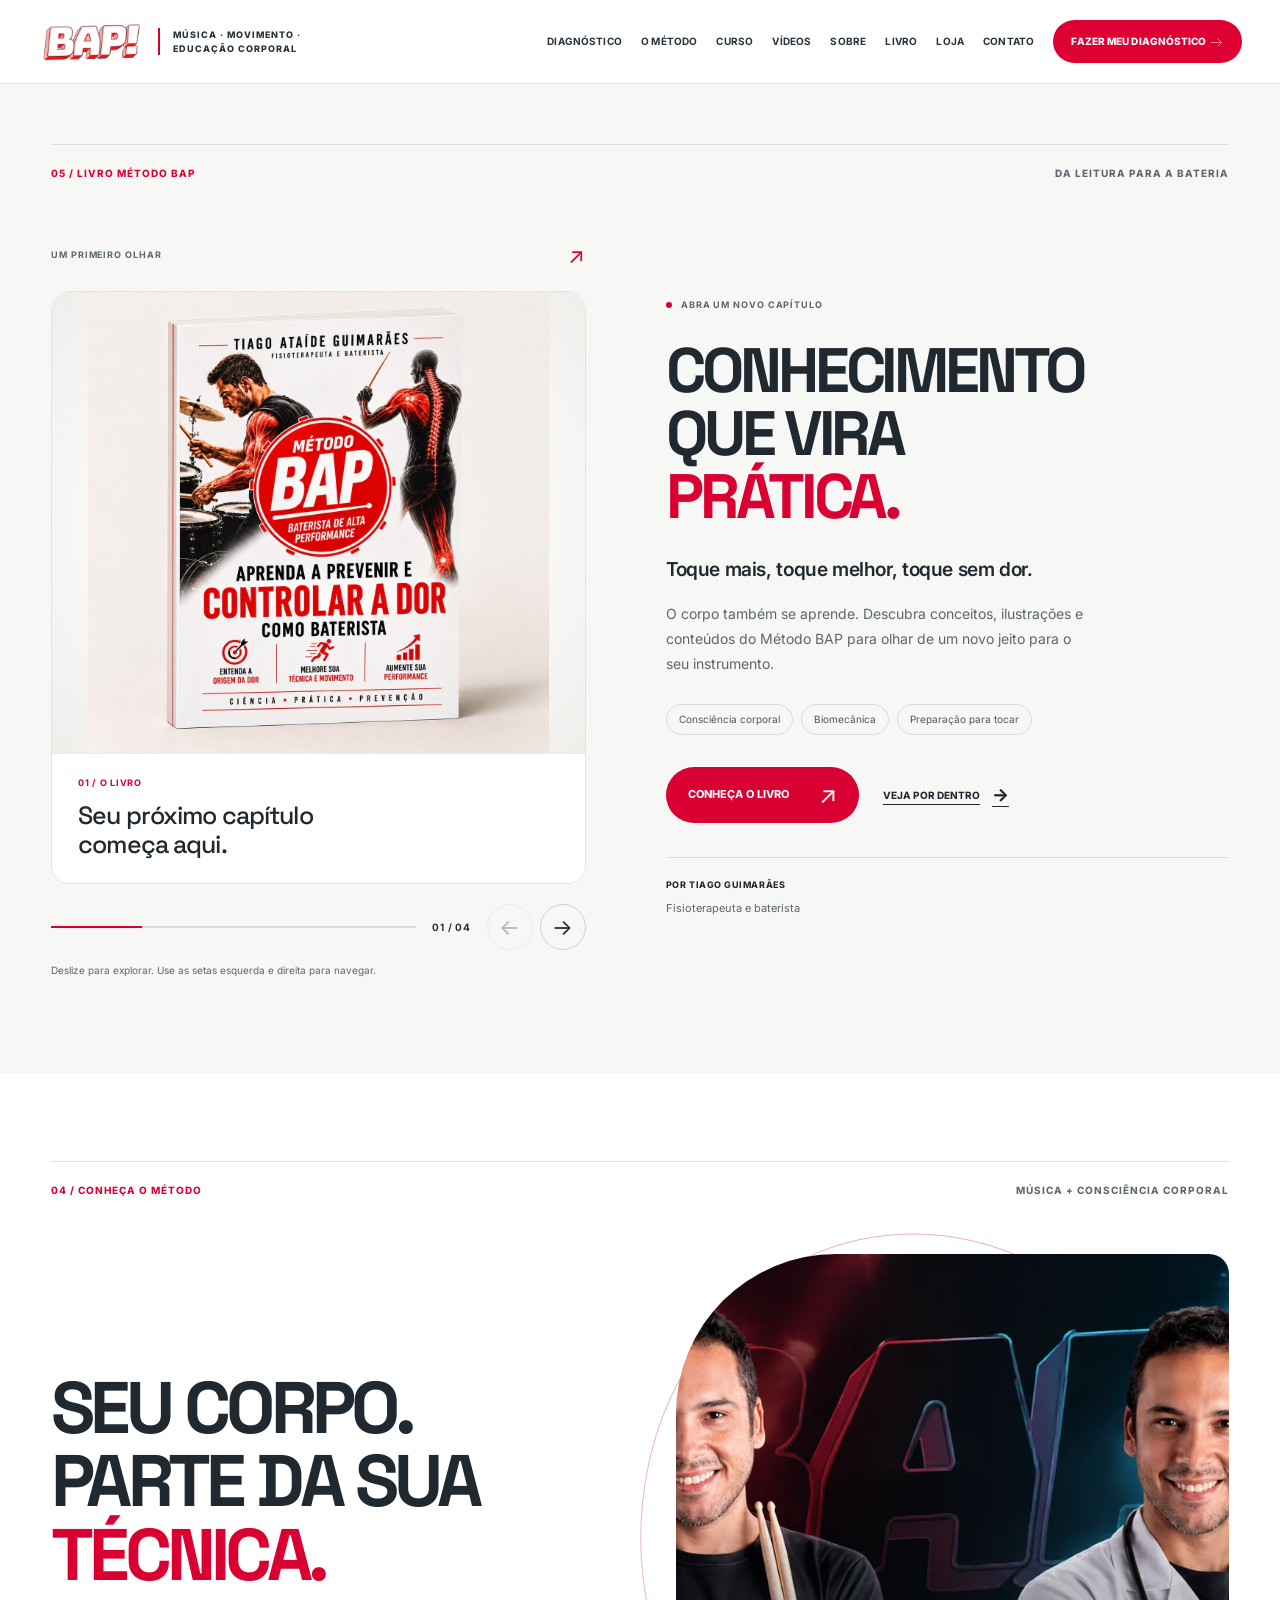
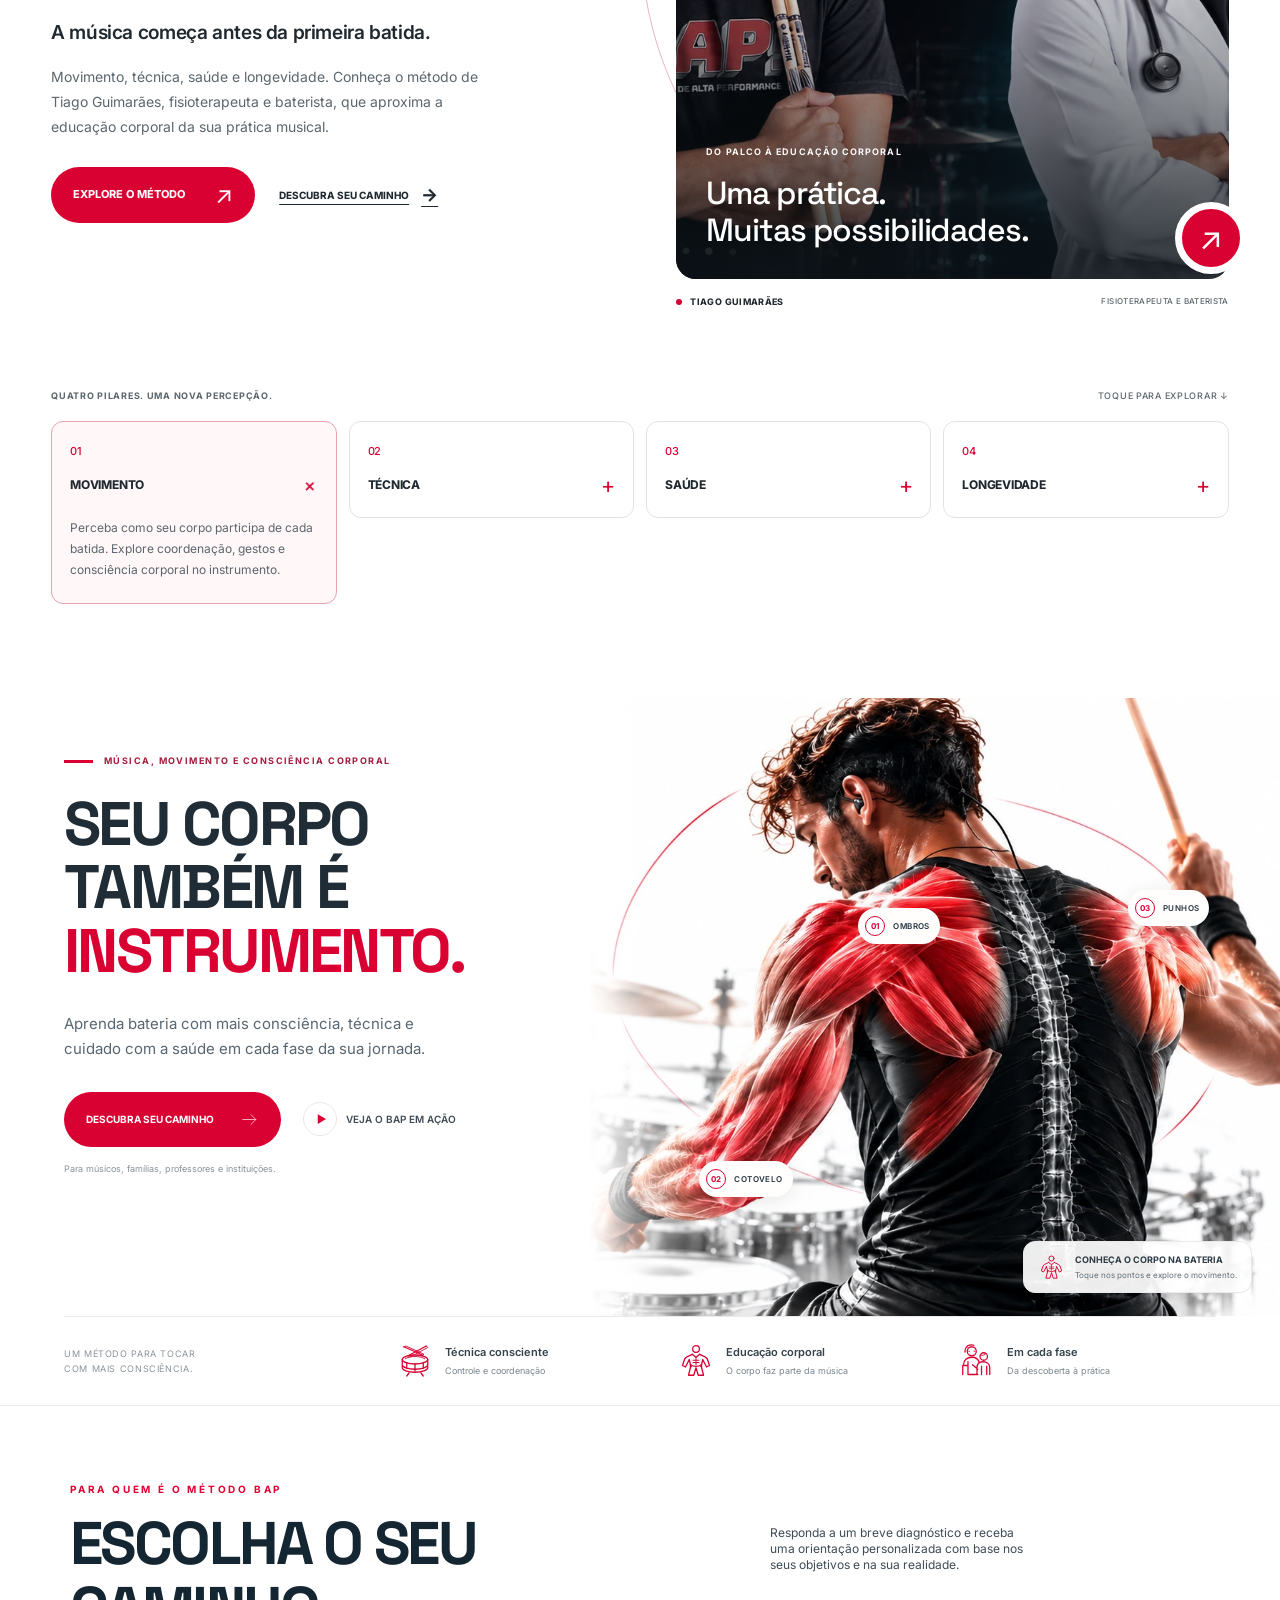
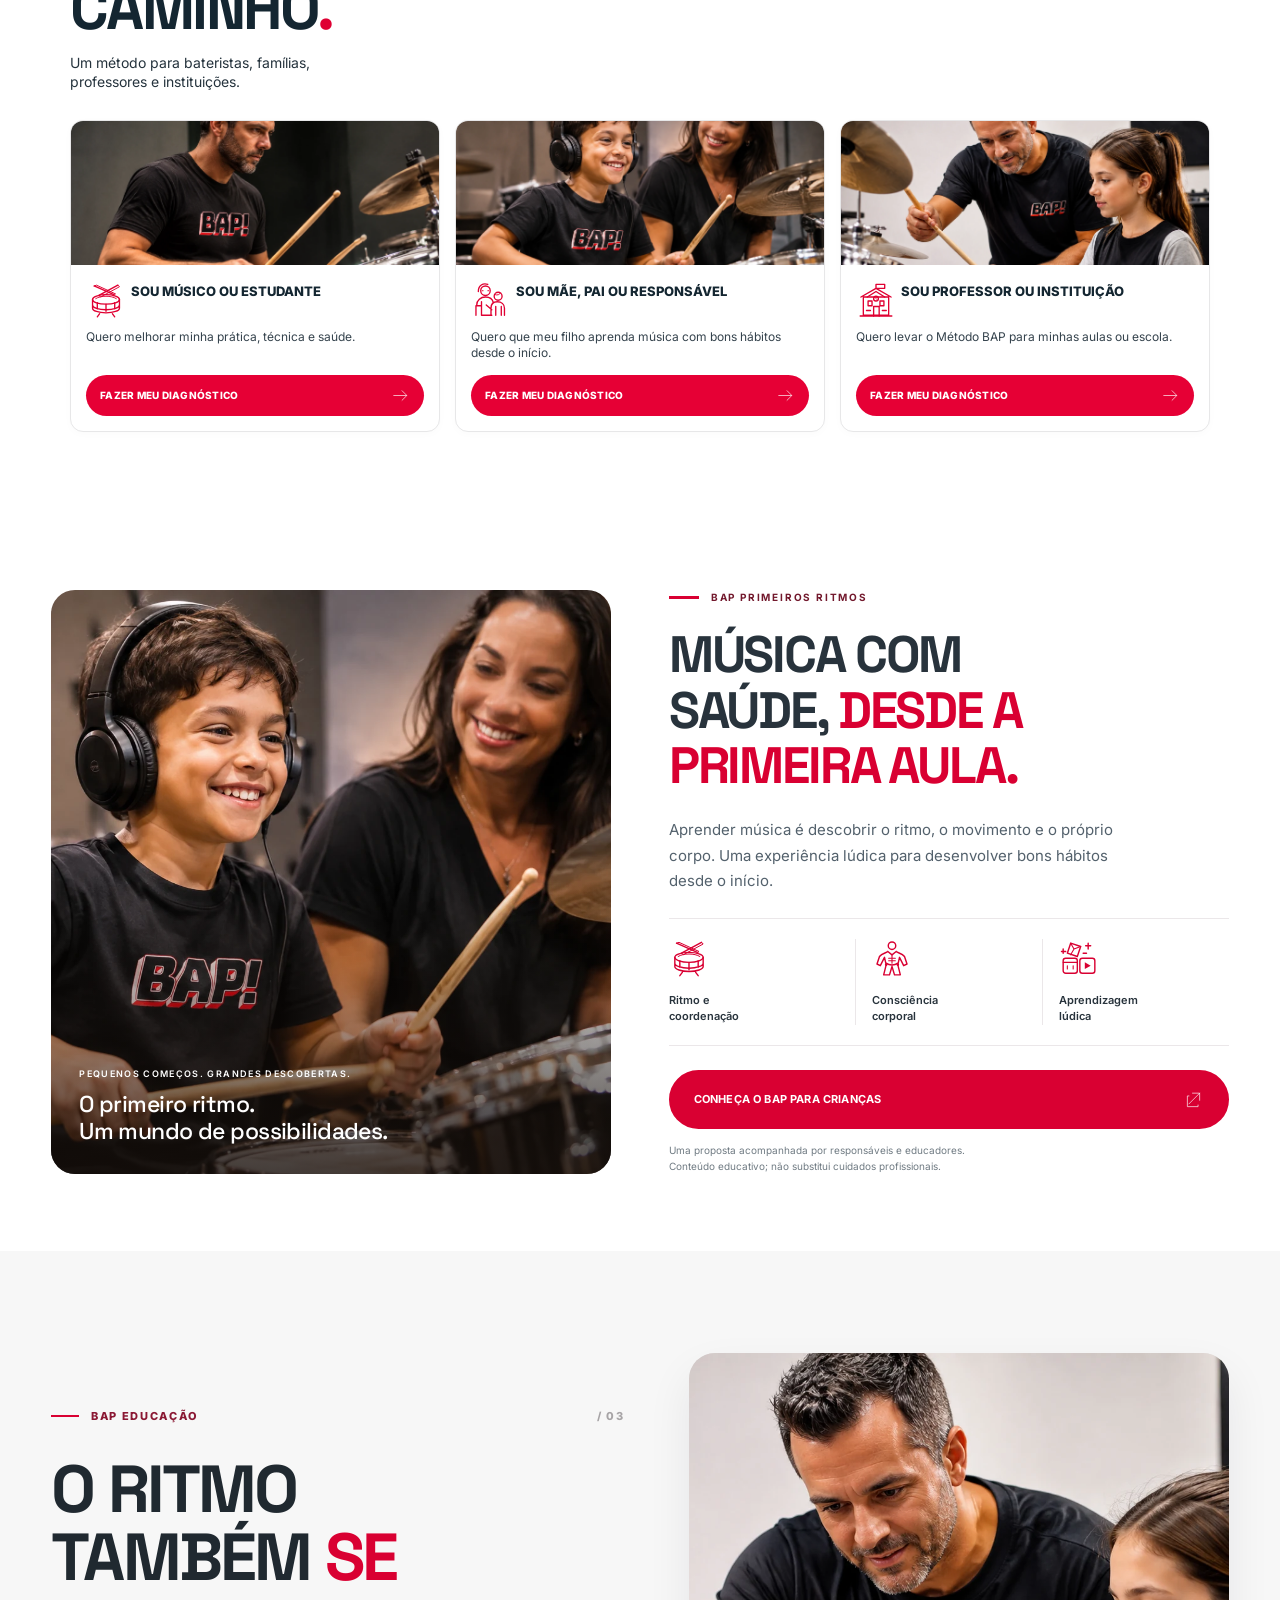
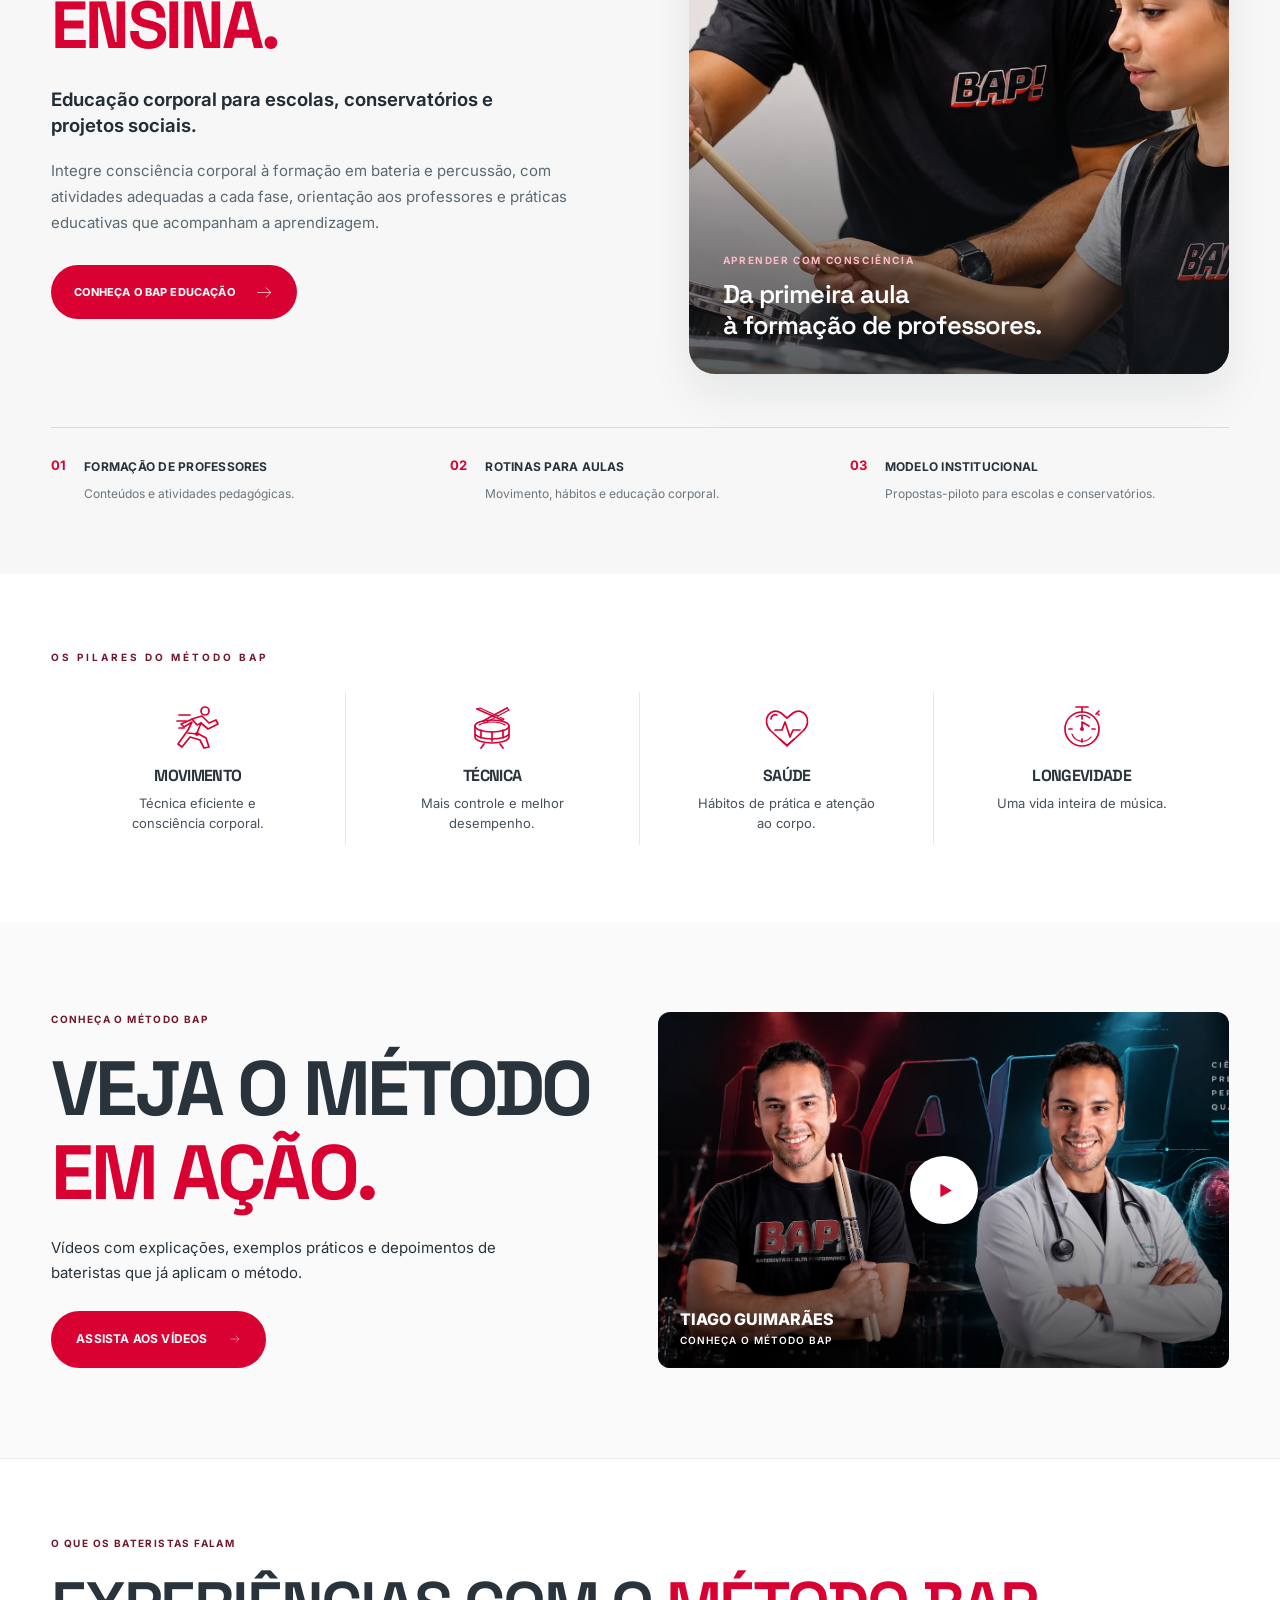
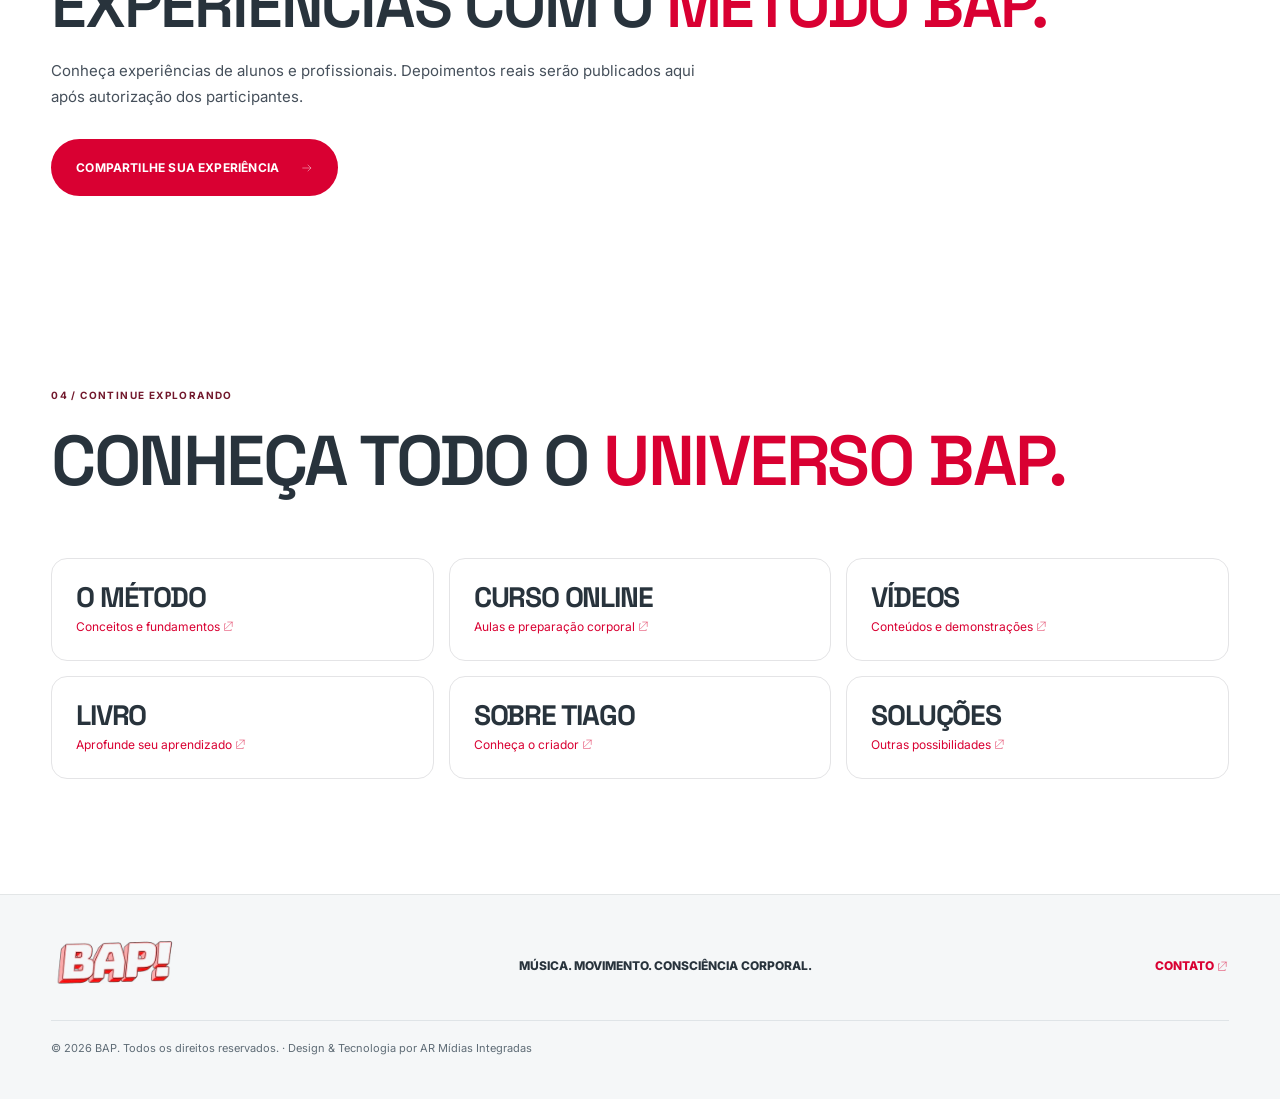
<file: index.html>
<!doctype html><html lang="pt-BR"><head><meta charset="UTF-8"><meta name="viewport" content="width=device-width, initial-scale=1"><meta name="theme-color" content="#ffffff"><meta name="description" content="Método BAP — música, movimento e educação corporal. Descubra o caminho para sua prática musical, seu filho ou sua instituição."><title>Descubra seu caminho | Método BAP</title><link rel="preconnect" href="https://fonts.googleapis.com"><link rel="preconnect" href="https://fonts.gstatic.com" crossorigin><link href="https://fonts.googleapis.com/css2?family=Space+Grotesk:wght@400;500;600;700&family=Inter:wght@400;500;600;700;800&display=swap" rel="stylesheet"><link rel="stylesheet" href="funil.css"><link rel="stylesheet" href="bap-typography.css"><link rel="stylesheet" href="bap-icons.css"><link rel="stylesheet" href="bap-hero.css"><link rel="stylesheet" href="home-editorial.css?v=20261119-cover1"></head><body id="top"><header class="topbar"><a class="brand" href="index.html" aria-label="Método BAP, início"><img src="assets/LogoRed1.avif" alt="BAP"><span>MÚSICA · MOVIMENTO · EDUCAÇÃO CORPORAL</span></a><button type="button" class="menu-toggle" aria-controls="main-nav" aria-expanded="false">MENU <span><svg class="bap-icon" viewBox="0 0 48 48" aria-hidden="true" focusable="false"><use href="assets/bap-icons.svg#menu"></use></svg></span></button><nav id="main-nav" aria-label="Navegação principal"><a href="#avaliacao">DIAGNÓSTICO</a><a href="metodo.html">O MÉTODO</a><a href="curso.html">CURSO</a><a href="videos.html">VÍDEOS</a><a href="sobre-o-autor.html">SOBRE</a><a href="livro.html">LIVRO</a><a href="loja.html">LOJA</a><a href="contato.html">CONTATO</a><a class="nav-cta" href="#avaliacao">FAZER MEU DIAGNÓSTICO <svg class="bap-icon" viewBox="0 0 48 48" aria-hidden="true" focusable="false"><use href="assets/bap-icons.svg#seta"></use></svg></a></nav></header><main><section class="be-editorial be-book" id="conheca-livro" aria-labelledby="home-book-title">
  <div class="shell">
    <div class="be-section-label"><span>05 / LIVRO MÉTODO BAP</span><span>DA LEITURA PARA A BATERIA</span></div>
    <div class="be-book-grid">
      <div class="be-book-copy be-reveal">
        <p class="be-kicker"><span class="be-dot" aria-hidden="true"></span> ABRA UM NOVO CAPÍTULO</p>
        <h2 id="home-book-title">CONHECIMENTO<br>QUE VIRA<br><em>PRÁTICA.</em></h2>
        <p class="be-lead">Toque mais, toque melhor, toque sem dor.</p>
        <p class="be-description">O corpo também se aprende. Descubra conceitos, ilustrações e conteúdos do Método BAP para olhar de um novo jeito para o seu instrumento.</p>
        <ul class="be-topics" aria-label="Temas do livro"><li>Consciência corporal</li><li>Biomecânica</li><li>Preparação para tocar</li></ul>
        <div class="be-actions"><a class="be-primary" href="livro.html">CONHEÇA O LIVRO <span aria-hidden="true">↗</span></a><a class="be-secondary" href="livro.html#amostras">VEJA POR DENTRO <span aria-hidden="true">→</span></a></div>
        <p class="be-book-signature">POR TIAGO GUIMARÃES <span>Fisioterapeuta e baterista</span></p>
      </div>
      <div class="be-gallery be-reveal" data-book-gallery>
        <div class="be-gallery-heading"><span>UM PRIMEIRO OLHAR</span><span aria-hidden="true">↗</span></div>
        <div class="be-track" id="be-book-track" role="region" aria-label="Prévia do Livro Método BAP" tabindex="0" aria-describedby="be-gallery-help">
          <figure class="be-slide"><div class="be-slide-image be-cover"><img src="assets/livro/livro-capa-oficial-mockup-v1.jpg" alt="Livro Método BAP com a capa oficial de Tiago Ataíde Guimarães" width="1254" height="1254" loading="lazy" decoding="async"></div><figcaption><span>01 / O LIVRO</span><strong>Seu próximo capítulo<br>começa aqui.</strong></figcaption></figure>
          <figure class="be-slide"><div class="be-slide-image"><img src="assets/livro/pagina-05.webp" alt="Amostra ilustrada do capítulo 2 do livro: Por que dói?" width="1131" height="1600" loading="lazy" decoding="async"></div><figcaption><span>02 / UMA PERGUNTA IMPORTANTE</span><strong>Entender o corpo.<br>Perceber os sinais.</strong></figcaption></figure>
          <figure class="be-slide"><div class="be-slide-image"><img src="assets/livro/pagina-06.webp" alt="Amostra ilustrada do capítulo 4 do livro: Anatomia do grip" width="1131" height="1600" loading="lazy" decoding="async"></div><figcaption><span>03 / CIÊNCIA NO INSTRUMENTO</span><strong>Um novo olhar<br>para cada movimento.</strong></figcaption></figure>
          <figure class="be-slide"><div class="be-slide-image"><img src="assets/livro/pagina-01.webp" alt="Apresentação do livro com Tiago Guimarães e os temas abordados" width="1131" height="1600" loading="lazy" decoding="async"></div><figcaption><span>04 / CONHEÇA A PROPOSTA</span><strong>Conhecimento para<br>acompanhar sua jornada.</strong></figcaption></figure>
        </div>
        <div class="be-gallery-controls"><div class="be-gallery-progress" aria-hidden="true" hidden><span></span></div><span class="be-gallery-status" hidden role="status" aria-live="polite" aria-atomic="true">01 / 04</span><div class="be-arrows" hidden><button type="button" data-book-prev aria-controls="be-book-track" aria-label="Ver página anterior" disabled>←</button><button type="button" data-book-next aria-controls="be-book-track" aria-label="Ver próxima página">→</button></div></div>
        <p class="be-gallery-help" id="be-gallery-help">Deslize para explorar. Use as setas esquerda e direita para navegar.</p>
      </div>
    </div>
  </div>
</section><section class="be-editorial be-method" id="conheca-metodo" aria-labelledby="home-method-title">
  <div class="shell">
    <div class="be-section-label"><span>04 / CONHEÇA O MÉTODO</span><span>MÚSICA + CONSCIÊNCIA CORPORAL</span></div>
    <div class="be-method-grid">
      <div class="be-copy be-reveal">
        <h2 id="home-method-title">SEU CORPO.<br>PARTE DA SUA<br><em>TÉCNICA.</em></h2>
        <p class="be-lead">A música começa antes da primeira batida.</p>
        <p class="be-description">Movimento, técnica, saúde e longevidade. Conheça o método de Tiago Guimarães, fisioterapeuta e baterista, que aproxima a educação corporal da sua prática musical.</p>
        <div class="be-actions"><a class="be-primary" href="metodo.html">EXPLORE O MÉTODO <span aria-hidden="true">↗</span></a><a class="be-secondary" href="#avaliacao">DESCUBRA SEU CAMINHO <span aria-hidden="true">→</span></a></div>
      </div>
      <div class="be-method-art be-reveal">
        <span class="be-orbit" aria-hidden="true"></span>
        <figure class="be-portrait"><img src="assets/desktop/tiago-banner.webp" alt="Tiago Guimarães, baterista e fisioterapeuta, apresenta o Método BAP" width="960" height="800" loading="lazy" decoding="async"><figcaption><span>DO PALCO À EDUCAÇÃO CORPORAL</span><strong>Uma prática.<br>Muitas possibilidades.</strong></figcaption></figure>
        <a class="be-image-link" href="metodo.html" aria-label="Conheça os fundamentos do Método BAP"><span aria-hidden="true">↗</span></a>
        <div class="be-photo-note"><span class="be-dot" aria-hidden="true"></span> TIAGO GUIMARÃES <span>FISIOTERAPEUTA E BATERISTA</span></div>
      </div>
    </div>
    <div class="be-pillars-heading"><span>QUATRO PILARES. UMA NOVA PERCEPÇÃO.</span><span>TOQUE PARA EXPLORAR <span aria-hidden="true">↓</span></span></div>
    <div class="be-pillars">
      <details class="be-pillar" open><summary><span class="be-number">01</span><span>MOVIMENTO</span><span class="be-plus" aria-hidden="true">+</span></summary><p>Perceba como seu corpo participa de cada batida. Explore coordenação, gestos e consciência corporal no instrumento.</p></details>
      <details class="be-pillar"><summary><span class="be-number">02</span><span>TÉCNICA</span><span class="be-plus" aria-hidden="true">+</span></summary><p>Observe seus movimentos e a organização da bateria para construir uma execução mais consciente e eficiente.</p></details>
      <details class="be-pillar"><summary><span class="be-number">03</span><span>SAÚDE</span><span class="be-plus" aria-hidden="true">+</span></summary><p>Inclua preparação, pausas e atenção aos sinais do corpo na sua rotina de estudo, ensaios e apresentações.</p></details>
      <details class="be-pillar"><summary><span class="be-number">04</span><span>LONGEVIDADE</span><span class="be-plus" aria-hidden="true">+</span></summary><p>Construa hábitos que acompanhem sua evolução musical. O cuidado com o corpo também faz parte de continuar tocando.</p></details>
    </div>
  </div>
</section><section class="bap-hero-new" aria-labelledby="bap-hero-title"><div class="bh-copy"><p class="bh-eyebrow">MÚSICA, MOVIMENTO E CONSCIÊNCIA CORPORAL</p><h1 id="bap-hero-title">SEU CORPO<br>TAMBÉM É<br><em>INSTRUMENTO.</em></h1><p class="bh-lead">Aprenda bateria com mais consciência, técnica e cuidado com a saúde em cada fase da sua jornada.</p><div class="bh-actions"><a class="bh-primary" href="#avaliacao">DESCUBRA SEU CAMINHO <svg viewBox="0 0 48 48" aria-hidden="true"><use href="assets/bap-icons.svg#seta"></use></svg></a><a class="bh-watch" href="videos.html"><span><svg viewBox="0 0 48 48" aria-hidden="true"><use href="assets/bap-icons.svg#play"></use></svg></span>VEJA O BAP EM AÇÃO</a></div><p class="bh-subline">Para músicos, famílias, professores e instituições.</p></div><div class="bh-visual"><img width="966" height="862" fetchpriority="high" src="assets/bap-hero-branco-foto.webp" alt="Baterista com representação dos músculos e da coluna"><div class="bh-map"><button class="bh-point shoulder" data-region="Ombros" type="button" aria-expanded="false" aria-controls="bap-region-panel"><i>01</i> OMBROS</button><button class="bh-point elbow" data-region="Cotovelo" type="button" aria-expanded="false" aria-controls="bap-region-panel"><i>02</i> COTOVELO</button><button class="bh-point wrist" data-region="Punhos" type="button" aria-expanded="false" aria-controls="bap-region-panel"><i>03</i> PUNHOS</button></div><div class="bh-visual-note"><svg viewBox="0 0 48 48" aria-hidden="true"><use href="assets/bap-icons.svg#corpo"></use></svg><div><strong>CONHEÇA O CORPO NA BATERIA</strong>Toque nos pontos e explore o movimento.</div></div><aside id="bap-region-panel" class="bap-region-panel" aria-live="polite" hidden><button class="bap-region-close" type="button" aria-label="Fechar informação"><svg class="bap-icon" viewBox="0 0 48 48" aria-hidden="true" focusable="false"><use href="assets/bap-icons.svg#fechar"></use></svg></button><small>CONSCIÊNCIA CORPORAL</small><strong class="bap-region-title"></strong><p class="bap-region-description"></p><button class="bap-region-assessment" type="button">EXPLORAR MINHA DIFICULDADE <span aria-hidden="true"><svg class="bap-icon" viewBox="0 0 48 48" aria-hidden="true" focusable="false"><use href="assets/bap-icons.svg#seta"></use></svg></span></button><a href="metodo.html">CONHEÇA O MÉTODO <span aria-hidden="true"><svg class="bap-icon" viewBox="0 0 48 48" aria-hidden="true" focusable="false"><use href="assets/bap-icons.svg#externo"></use></svg></span></a></aside></div><div class="bh-ribbon"><div class="bh-intro">UM MÉTODO PARA TOCAR<br>COM MAIS CONSCIÊNCIA.</div><div class="bh-feature"><svg viewBox="0 0 48 48" aria-hidden="true"><use href="assets/bap-icons.svg#ritmo"></use></svg><div><strong>Técnica consciente</strong><small>Controle e coordenação</small></div></div><div class="bh-feature"><svg viewBox="0 0 48 48" aria-hidden="true"><use href="assets/bap-icons.svg#corpo"></use></svg><div><strong>Educação corporal</strong><small>O corpo faz parte da música</small></div></div><div class="bh-feature"><svg viewBox="0 0 48 48" aria-hidden="true"><use href="assets/bap-icons.svg#familia"></use></svg><div><strong>Em cada fase</strong><small>Da descoberta à prática</small></div></div></div></section><section class="assessment assessment-editorial" id="avaliacao"><div class="shell"><div class="section-heading"><div><p class="eyebrow">PARA QUEM É O MÉTODO BAP</p><h2>ESCOLHA O SEU<br><span>CAMINHO<em>.</em></span></h2><p class="assessment-subtitle">Um método para bateristas, famílias,<br>professores e instituições.</p></div><div class="assessment-intro">Responda a um breve diagnóstico e receba<br>uma orientação personalizada com base nos<br>seus objetivos e na sua realidade.</div></div><div class="funnel" id="funnel"><div class="funnel-top"><div><span class="step-label" id="step-label">PASSO 01 / SELECIONE SEU PERFIL</span><div class="progress" aria-hidden="true"><span id="progress-bar" style="width:0%"></span></div></div><button type="button" id="restart" class="restart" hidden><svg class="bap-icon" viewBox="0 0 48 48" aria-hidden="true" focusable="false"><use href="assets/bap-icons.svg#reiniciar"></use></svg> RECOMEÇAR</button></div><div id="funnel-content"><h3>PARA QUEM VOCÊ PROCURA O MÉTODO BAP?</h3><p>Escolha a opção que melhor representa sua necessidade.</p><div class="profile-grid"><button class="profile" data-profile="musico"><span class="profile-symbol"><svg class="bap-icon" viewBox="0 0 48 48" aria-hidden="true" focusable="false"><use href="assets/bap-icons.svg#ritmo"></use></svg></span><strong>SOU MÚSICO OU ESTUDANTE</strong><span>Quero melhorar minha prática, técnica e saúde.</span><b>FAZER MEU DIAGNÓSTICO <svg class="bap-icon" viewBox="0 0 48 48" aria-hidden="true" focusable="false"><use href="assets/bap-icons.svg#seta"></use></svg></b></button><button class="profile" data-profile="familia"><span class="profile-symbol"><svg class="bap-icon" viewBox="0 0 48 48" aria-hidden="true" focusable="false"><use href="assets/bap-icons.svg#familia"></use></svg></span><strong>SOU MÃE, PAI OU RESPONSÁVEL</strong><span>Quero que meu filho aprenda música com bons hábitos desde o início.</span><b>FAZER MEU DIAGNÓSTICO <svg class="bap-icon" viewBox="0 0 48 48" aria-hidden="true" focusable="false"><use href="assets/bap-icons.svg#seta"></use></svg></b></button><button class="profile" data-profile="escola"><span class="profile-symbol"><svg class="bap-icon" viewBox="0 0 48 48" aria-hidden="true" focusable="false"><use href="assets/bap-icons.svg#escola"></use></svg></span><strong>SOU PROFESSOR OU INSTITUIÇÃO</strong><span>Quero levar o Método BAP para minhas aulas ou escola.</span><b>FAZER MEU DIAGNÓSTICO <svg class="bap-icon" viewBox="0 0 48 48" aria-hidden="true" focusable="false"><use href="assets/bap-icons.svg#seta"></use></svg></b></button></div></div><div class="funnel-controls"><button id="back" type="button" hidden><svg class="bap-icon" viewBox="0 0 48 48" aria-hidden="true" focusable="false"><use href="assets/bap-icons.svg#voltar"></use></svg> VOLTAR</button><span id="privacy-note">As respostas permanecem nesta página. Não solicitamos dados de saúde identificáveis.</span></div></div></div></section><section class="early bap-early-refined" id="primeiros-ritmos" aria-labelledby="early-title"><div class="shell early-grid"><div class="early-heading"><p class="eyebrow">BAP PRIMEIROS RITMOS</p><h2 id="early-title">MÚSICA COM<br>SAÚDE, <em>DESDE A<br>PRIMEIRA AULA.</em></h2></div><figure class="early-image"><img src="assets/bap-card-familia.webp" alt="Criança explorando a bateria acompanhada por uma adulta" loading="lazy"><figcaption><span>PEQUENOS COMEÇOS. GRANDES DESCOBERTAS.</span>O primeiro ritmo.<br>Um mundo de possibilidades.</figcaption></figure><div class="early-content"><p class="early-intro">Aprender música é descobrir o ritmo, o movimento e o próprio corpo. Uma experiência lúdica para desenvolver bons hábitos desde o início.</p><div class="early-benefits" aria-label="Descobertas na aprendizagem"><div class="early-benefit"><svg class="bap-icon" viewBox="0 0 48 48" aria-hidden="true" focusable="false"><use href="assets/bap-icons.svg#ritmo"></use></svg><strong>Ritmo e<br>coordenação</strong></div><div class="early-benefit"><svg class="bap-icon" viewBox="0 0 48 48" aria-hidden="true" focusable="false"><use href="assets/bap-icons.svg#corpo"></use></svg><strong>Consciência<br>corporal</strong></div><div class="early-benefit"><svg class="bap-icon" viewBox="0 0 48 48" aria-hidden="true" focusable="false"><use href="assets/bap-icons.svg#ludico"></use></svg><strong>Aprendizagem<br>lúdica</strong></div></div><a class="btn primary early-cta" href="#avaliacao" data-choose="familia">CONHEÇA O BAP PARA CRIANÇAS <svg class="bap-icon" viewBox="0 0 48 48" aria-hidden="true" focusable="false"><use href="assets/bap-icons.svg#externo"></use></svg></a><p class="early-note">Uma proposta acompanhada por responsáveis e educadores.<br>Conteúdo educativo; não substitui cuidados profissionais.</p></div></div></section><section class="schools school-redesign" id="escolas" aria-labelledby="schools-title">
<div class="shell">
  <div class="school-redesign-grid">
    <div class="school-redesign-copy">
      <p class="eyebrow"><span class="school-redesign-line" aria-hidden="true"></span>BAP EDUCAÇÃO <span class="school-redesign-index">/ 03</span></p>
      <h2 id="schools-title">O RITMO<br>TAMBÉM <em>SE<br>ENSINA.</em></h2>
      <p class="school-redesign-lead">Educação corporal para escolas, conservatórios e projetos sociais.</p>
      <p class="school-redesign-description">Integre consciência corporal à formação em bateria e percussão, com atividades adequadas a cada fase, orientação aos professores e práticas educativas que acompanham a aprendizagem.</p>
      <a class="btn primary school-redesign-cta" href="#avaliacao" data-choose="escola">CONHEÇA O BAP EDUCAÇÃO <svg class="bap-icon" viewBox="0 0 48 48" aria-hidden="true" focusable="false"><use href="assets/bap-icons.svg#seta"></use></svg></a>
    </div>
    <figure class="school-redesign-visual">
      <img src="assets/bap-card-professor.webp" alt="Professor do Método BAP orienta uma estudante em sua prática de bateria" loading="lazy" width="900" height="780">
      <figcaption><span>APRENDER COM CONSCIÊNCIA</span><strong>Da primeira aula<br>à formação de professores.</strong></figcaption>
    </figure>
  </div>
  <div class="school-redesign-benefits" aria-label="Frentes do BAP Educação">
    <div><span class="school-benefit-number">01</span><div><strong>FORMAÇÃO DE PROFESSORES</strong><p>Conteúdos e atividades pedagógicas.</p></div></div>
    <div><span class="school-benefit-number">02</span><div><strong>ROTINAS PARA AULAS</strong><p>Movimento, hábitos e educação corporal.</p></div></div>
    <div><span class="school-benefit-number">03</span><div><strong>MODELO INSTITUCIONAL</strong><p>Propostas-piloto para escolas e conservatórios.</p></div></div>
  </div>
</div></section>


<section class="bap-pillars-reference" id="pilares"><div class="shell"><p class="eyebrow">OS PILARES DO MÉTODO BAP</p><div class="bap-pillars-grid"><div><span aria-hidden="true"><svg class="bap-icon" viewBox="0 0 48 48" aria-hidden="true" focusable="false"><use href="assets/bap-icons.svg#movimento"></use></svg></span><h3>MOVIMENTO</h3><p>Técnica eficiente e consciência corporal.</p></div><div><span aria-hidden="true"><svg class="bap-icon" viewBox="0 0 48 48" aria-hidden="true" focusable="false"><use href="assets/bap-icons.svg#ritmo"></use></svg></span><h3>TÉCNICA</h3><p>Mais controle e melhor desempenho.</p></div><div><span aria-hidden="true"><svg class="bap-icon" viewBox="0 0 48 48" aria-hidden="true" focusable="false"><use href="assets/bap-icons.svg#saude"></use></svg></span><h3>SAÚDE</h3><p>Hábitos de prática e atenção ao corpo.</p></div><div><span aria-hidden="true"><svg class="bap-icon" viewBox="0 0 48 48" aria-hidden="true" focusable="false"><use href="assets/bap-icons.svg#longevidade"></use></svg></span><h3>LONGEVIDADE</h3><p>Uma vida inteira de música.</p></div></div></div></section><section class="bap-method-action" id="metodo-em-acao"><div class="shell bap-action-grid"><div><p class="eyebrow">CONHEÇA O MÉTODO BAP</p><h2>VEJA O MÉTODO<br><em>EM AÇÃO.</em></h2><p>Vídeos com explicações, exemplos práticos e depoimentos de bateristas que já aplicam o método.</p><a class="btn primary" href="videos.html">ASSISTA AOS VÍDEOS <span aria-hidden="true"><svg class="bap-icon" viewBox="0 0 48 48" aria-hidden="true" focusable="false"><use href="assets/bap-icons.svg#seta"></use></svg></span></a></div><a class="bap-action-media" href="videos.html" aria-label="Conheça os vídeos do Método BAP"><img src="assets/desktop/tiago-banner.webp" alt="Tiago apresenta o Método BAP" loading="lazy"><span class="bap-play-symbol" aria-hidden="true"><svg class="bap-icon" viewBox="0 0 48 48" aria-hidden="true" focusable="false"><use href="assets/bap-icons.svg#play"></use></svg></span><span class="bap-media-caption">TIAGO GUIMARÃES <small>CONHEÇA O MÉTODO BAP</small></span></a></div></section><section class="bap-testimonials" id="depoimentos"><div class="shell"><p class="eyebrow">O QUE OS BATERISTAS FALAM</p><h2>EXPERIÊNCIAS COM O <em>MÉTODO BAP.</em></h2><p>Conheça experiências de alunos e profissionais. Depoimentos reais serão publicados aqui após autorização dos participantes.</p><a class="btn primary" href="contato.html">COMPARTILHE SUA EXPERIÊNCIA <span aria-hidden="true"><svg class="bap-icon" viewBox="0 0 48 48" aria-hidden="true" focusable="false"><use href="assets/bap-icons.svg#seta"></use></svg></span></a></div></section><section class="explore"><div class="shell"><p class="eyebrow">04 / CONTINUE EXPLORANDO</p><h2>CONHEÇA TODO O <em>UNIVERSO BAP.</em></h2><div class="explore-grid"><a href="metodo.html"><strong>O MÉTODO</strong><span>Conceitos e fundamentos <svg class="bap-icon" viewBox="0 0 48 48" aria-hidden="true" focusable="false"><use href="assets/bap-icons.svg#externo"></use></svg></span></a><a href="curso.html"><strong>CURSO ONLINE</strong><span>Aulas e preparação corporal <svg class="bap-icon" viewBox="0 0 48 48" aria-hidden="true" focusable="false"><use href="assets/bap-icons.svg#externo"></use></svg></span></a><a href="videos.html"><strong>VÍDEOS</strong><span>Conteúdos e demonstrações <svg class="bap-icon" viewBox="0 0 48 48" aria-hidden="true" focusable="false"><use href="assets/bap-icons.svg#externo"></use></svg></span></a><a href="livro.html"><strong>LIVRO</strong><span>Aprofunde seu aprendizado <svg class="bap-icon" viewBox="0 0 48 48" aria-hidden="true" focusable="false"><use href="assets/bap-icons.svg#externo"></use></svg></span></a><a href="sobre-o-autor.html"><strong>SOBRE TIAGO</strong><span>Conheça o criador <svg class="bap-icon" viewBox="0 0 48 48" aria-hidden="true" focusable="false"><use href="assets/bap-icons.svg#externo"></use></svg></span></a><a href="loja.html"><strong>SOLUÇÕES</strong><span>Outras possibilidades <svg class="bap-icon" viewBox="0 0 48 48" aria-hidden="true" focusable="false"><use href="assets/bap-icons.svg#externo"></use></svg></span></a></div></div></section></main><footer><div class="shell footer-inner"><a href="index.html"><img src="assets/LogoRed1.avif" alt="Método BAP" width="125"></a><p>MÚSICA. MOVIMENTO. CONSCIÊNCIA CORPORAL.</p><a href="contato.html">CONTATO <svg class="bap-icon" viewBox="0 0 48 48" aria-hidden="true" focusable="false"><use href="assets/bap-icons.svg#externo"></use></svg></a><span>© 2026 BAP. Todos os direitos reservados. · Design &amp; Tecnologia por AR Mídias Integradas</span></div></footer><script src="funil.js" defer></script>
<script>
/* Pontos anatômicos: interação acessível, sem alegações de diagnóstico. */
(function(){
 const hero=document.querySelector('.bap-hero-new');
 const panel=document.querySelector('#bap-region-panel');
 if(!hero||!panel)return;
 const points=[...hero.querySelectorAll('.bh-point')];
 const title=panel.querySelector('.bap-region-title'),description=panel.querySelector('.bap-region-description');
 const content={
  Ombros:'A mobilidade e a organização dos ombros influenciam a maneira de alcançar tambores e pratos. Observe se o movimento acontece sem tensão desnecessária.',
  Cotovelo:'O cotovelo participa da transmissão do movimento entre braço e mão. Explore a amplitude e a fluidez dos gestos durante a prática.',
  Punhos:'Os punhos ajudam a controlar o gesto das baquetas. Perceba como mobilidade, coordenação e pausas podem contribuir para uma prática mais consciente.'
 };
 function close(){panel.hidden=true;points.forEach(p=>{p.setAttribute('aria-expanded','false');p.classList.remove('is-selected')})}
 points.forEach(p=>p.addEventListener('click',()=>{
  const selected=p.getAttribute('aria-expanded')==='true';close();if(selected)return;
  const region=p.dataset.region;title.textContent=region.toUpperCase();description.textContent=content[region]||'';
  panel.hidden=false;p.classList.add('is-selected');p.setAttribute('aria-expanded','true');
 }));
 panel.querySelector('.bap-region-close').addEventListener('click',close);
 panel.querySelector('.bap-region-assessment').addEventListener('click',()=>{const active=hero.querySelector('.bh-point.is-selected');const region=active?.dataset.region||'';close();document.dispatchEvent(new CustomEvent('bap:assessment',{detail:{profile:'musico',intent:'desconforto',region}}));});
 hero.addEventListener('keydown',e=>{if(e.key==='Escape'&&!panel.hidden){const active=hero.querySelector('.bh-point.is-selected');close();active?.focus()}});
})();
</script><script src="home-editorial.js?v=20261119" defer></script></body></html>
</file>
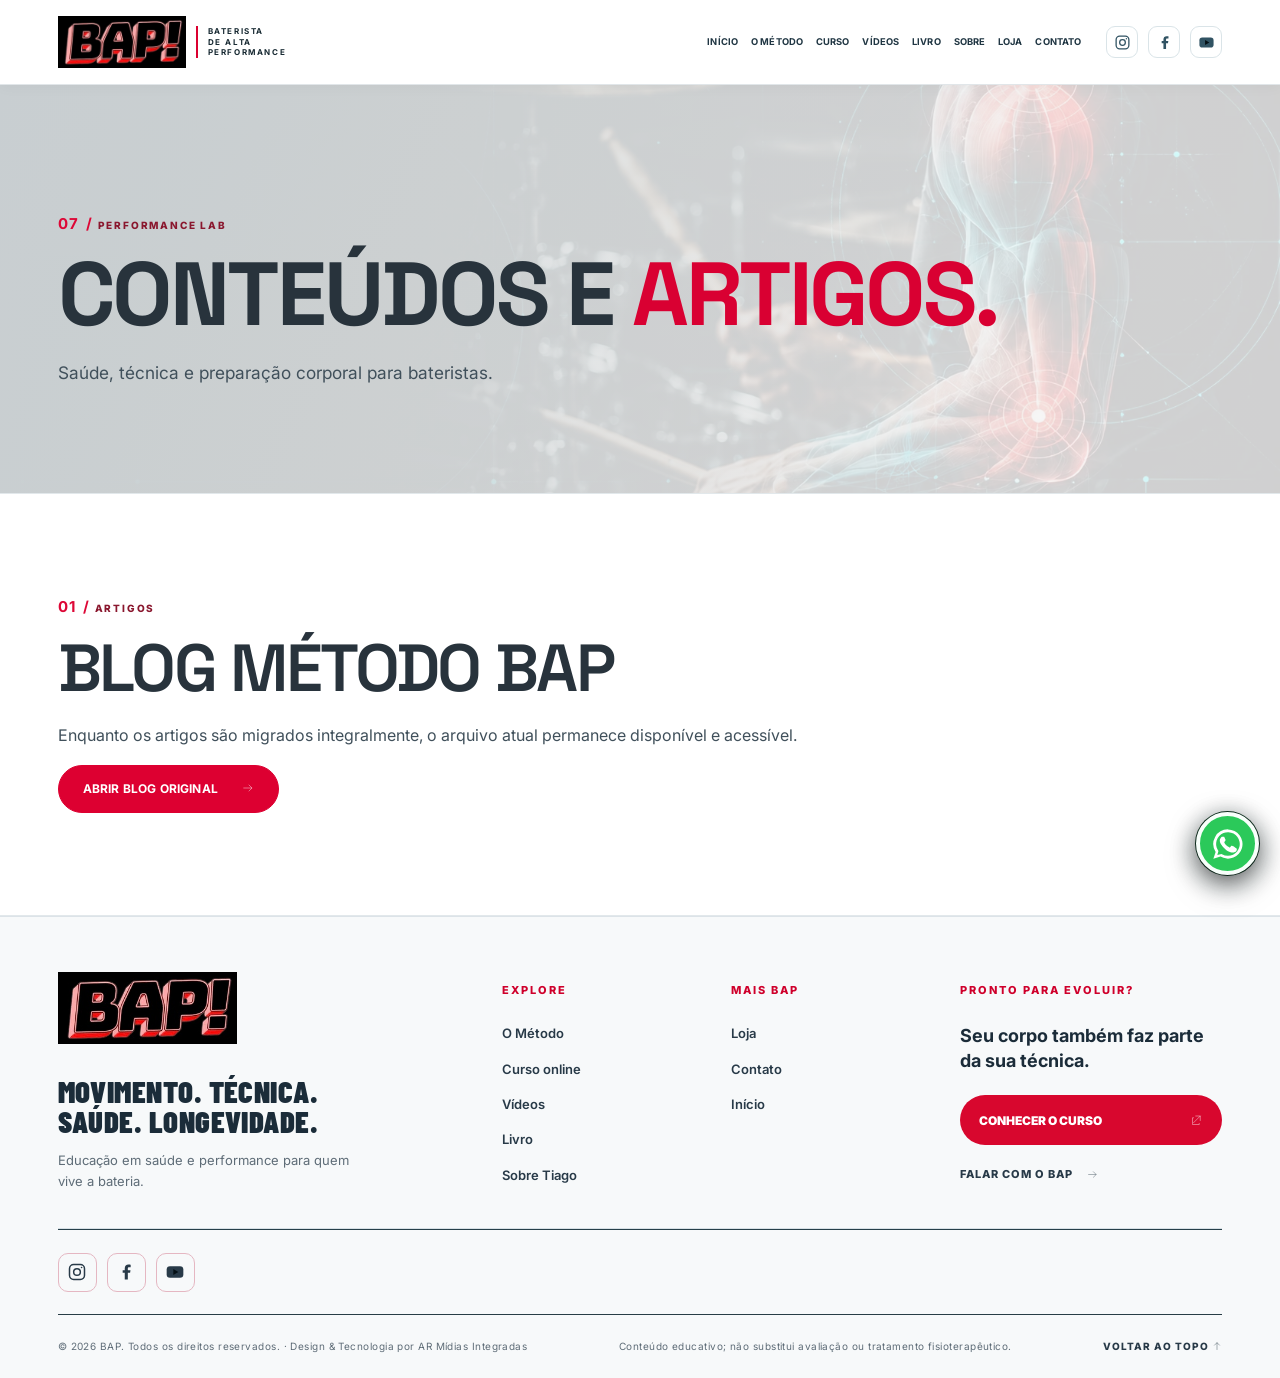
<file: blog.html>
<!doctype html><html lang="pt-BR"><head><meta charset="UTF-8"><meta name="viewport" content="width=device-width,initial-scale=1,viewport-fit=cover"><meta name="theme-color" content="#060a0e"><meta name="description" content="Blog do Método BAP e artigos publicados."><title>Blog — Método BAP</title><link rel="stylesheet" href="styles.css"><link rel="stylesheet" href="bap-typography.css"><link rel="stylesheet" href="bap-icons.css"></head><body><header><div class="shell head"><a class="logo" href="index.html" aria-label="Método BAP — Início"><img src="assets/logo-bap-original.jpg" alt="Marca original BAP!"/><small>BATERISTA<br>DE ALTA<br>PERFORMANCE</small></a><nav class="nav"><a href="index.html" >INÍCIO</a><a href="metodo.html" >O MÉTODO</a><a href="curso.html" >CURSO</a><a href="videos.html" >VÍDEOS</a><a href="livro.html" >LIVRO</a><a href="sobre-o-autor.html" >SOBRE</a><a href="loja.html" >LOJA</a><a href="contato.html" >CONTATO</a></nav><div class="bap-header-socials" aria-label="Redes sociais do Método BAP"><a href="https://www.instagram.com/tiagoguimaraesfisio/" target="_blank" rel="noopener noreferrer" aria-label="Abrir Instagram do Tiago Guimarães" title="Instagram"><svg viewBox="0 0 24 24" fill="none" stroke="currentColor" stroke-width="1.8" aria-hidden="true"><rect x="3" y="3" width="18" height="18" rx="5"/><circle cx="12" cy="12" r="4"/><circle cx="17.5" cy="6.6" r="1" fill="currentColor" stroke="none"/></svg><span class="sr-only">Instagram</span></a><a href="https://www.facebook.com/fisiobateria/" target="_blank" rel="noopener noreferrer" aria-label="Abrir Facebook do Tiago Guimarães" title="Facebook"><svg viewBox="0 0 24 24" fill="currentColor" aria-hidden="true"><path d="M14.2 21v-8h2.7l.5-3.2h-3.2v-2c0-1 .3-1.6 1.7-1.6h1.7V3.3c-.3-.1-1.3-.3-2.6-.3-2.8 0-4.5 1.7-4.5 4.7v2.1H8V13h2.5v8z"/></svg><span class="sr-only">Facebook</span></a><a href="https://www.youtube.com/user/tiagoataidee" target="_blank" rel="noopener noreferrer" aria-label="Abrir YouTube do Tiago Guimarães" title="YouTube"><svg viewBox="0 0 24 24" fill="none" aria-hidden="true"><rect x="2" y="5" width="20" height="14" rx="4" fill="currentColor"/><path d="m10 8.5 6 3.5-6 3.5z" fill="#051015"/></svg><span class="sr-only">YouTube</span></a></div><button class="hamb" id="menub" aria-expanded="false" aria-label="Abrir menu"><svg class="bap-icon" viewBox="0 0 48 48" aria-hidden="true" focusable="false"><use href="assets/bap-icons.svg#menu"></use></svg></button></div><nav class="drawer" id="drawer"><a href="index.html">Início</a><a href="metodo.html">O Método</a><a href="curso.html">Curso</a><a href="videos.html">Vídeos</a><a href="livro.html">Livro</a><a href="sobre-o-autor.html">Sobre</a><a href="loja.html">Loja</a><a href="contato.html">Contato</a><div class="bap-drawer-socials" aria-label="Redes sociais do Método BAP"><a href="https://www.instagram.com/tiagoguimaraesfisio/" target="_blank" rel="noopener noreferrer" aria-label="Abrir Instagram do Tiago Guimarães" title="Instagram"><svg viewBox="0 0 24 24" fill="none" stroke="currentColor" stroke-width="1.8" aria-hidden="true"><rect x="3" y="3" width="18" height="18" rx="5"/><circle cx="12" cy="12" r="4"/><circle cx="17.5" cy="6.6" r="1" fill="currentColor" stroke="none"/></svg><span class="sr-only">Instagram</span></a><a href="https://www.facebook.com/fisiobateria/" target="_blank" rel="noopener noreferrer" aria-label="Abrir Facebook do Tiago Guimarães" title="Facebook"><svg viewBox="0 0 24 24" fill="currentColor" aria-hidden="true"><path d="M14.2 21v-8h2.7l.5-3.2h-3.2v-2c0-1 .3-1.6 1.7-1.6h1.7V3.3c-.3-.1-1.3-.3-2.6-.3-2.8 0-4.5 1.7-4.5 4.7v2.1H8V13h2.5v8z"/></svg><span class="sr-only">Facebook</span></a><a href="https://www.youtube.com/user/tiagoataidee" target="_blank" rel="noopener noreferrer" aria-label="Abrir YouTube do Tiago Guimarães" title="YouTube"><svg viewBox="0 0 24 24" fill="none" aria-hidden="true"><rect x="2" y="5" width="20" height="14" rx="4" fill="currentColor"/><path d="m10 8.5 6 3.5-6 3.5z" fill="#051015"/></svg><span class="sr-only">YouTube</span></a></div></nav></header><main><section class="pagehero"><div class="shell"><div class="eyebrow"><b>07 /</b> PERFORMANCE LAB</div><h1>CONTEÚDOS E <em>ARTIGOS.</em></h1><p class="intro">Saúde, técnica e preparação corporal para bateristas.</p></div></section><section class="section shell " id="artigos"><div class="eyebrow"><b>01 /</b> ARTIGOS</div><h2>BLOG MÉTODO BAP</h2><p class="intro">Enquanto os artigos são migrados integralmente, o arquivo atual permanece disponível e acessível.</p><a class="btn " href="https://en.metodobap.com.br/blog" target="_blank" rel="noopener noreferrer">ABRIR BLOG ORIGINAL <span><svg class="bap-icon" viewBox="0 0 48 48" aria-hidden="true" focusable="false"><use href="assets/bap-icons.svg#seta"></use></svg></span></a></section></main><footer class="bap-footer" id="rodape"><div class="shell bap-footer-inner"><div class="bap-footer-top"><div class="bap-footer-brand"><a href="index.html" class="bap-footer-logo" aria-label="Método BAP — voltar ao início"><img src="assets/logo-bap-original.jpg" alt="BAP! Baterista de Alta Performance" loading="lazy"></a><p>MOVIMENTO. TÉCNICA.<br><strong>SAÚDE. LONGEVIDADE.</strong></p><span>Educação em saúde e performance para quem vive a bateria.</span></div><div class="bap-footer-menu"><div class="bap-footer-heading">EXPLORE</div><nav aria-label="Navegação do rodapé"><a href="metodo.html">O Método</a><a href="curso.html">Curso online</a><a href="videos.html">Vídeos</a><a href="livro.html">Livro</a><a href="sobre-o-autor.html">Sobre Tiago</a></nav></div><div class="bap-footer-menu"><div class="bap-footer-heading">MAIS BAP</div><nav aria-label="Mais páginas"><a href="loja.html">Loja</a><a href="contato.html">Contato</a><a href="index.html">Início</a></nav></div><div class="bap-footer-cta"><div class="bap-footer-heading">PRONTO PARA EVOLUIR?</div><p>Seu corpo também faz parte da sua técnica.</p><a class="bap-footer-button" href="https://pay.hotmart.com/I10074887J" target="_blank" rel="noopener noreferrer" data-track="checkout_click">CONHECER O CURSO <span aria-hidden="true"><svg class="bap-icon" viewBox="0 0 48 48" aria-hidden="true" focusable="false"><use href="assets/bap-icons.svg#externo"></use></svg></span></a><a class="bap-footer-contact" href="contato.html">FALAR COM O BAP <span aria-hidden="true"><svg class="bap-icon" viewBox="0 0 48 48" aria-hidden="true" focusable="false"><use href="assets/bap-icons.svg#seta"></use></svg></span></a></div></div><div class="bap-footer-socials" aria-label="Redes sociais do Método BAP"><a href="https://www.instagram.com/tiagoguimaraesfisio/" target="_blank" rel="noopener noreferrer" aria-label="Abrir Instagram do Tiago Guimarães" title="Instagram"><svg viewBox="0 0 24 24" fill="none" stroke="currentColor" stroke-width="1.8" aria-hidden="true"><rect x="3" y="3" width="18" height="18" rx="5"/><circle cx="12" cy="12" r="4"/><circle cx="17.5" cy="6.6" r="1" fill="currentColor" stroke="none"/></svg><span class="sr-only">Instagram</span></a><a href="https://www.facebook.com/fisiobateria/" target="_blank" rel="noopener noreferrer" aria-label="Abrir Facebook do Tiago Guimarães" title="Facebook"><svg viewBox="0 0 24 24" fill="currentColor" aria-hidden="true"><path d="M14.2 21v-8h2.7l.5-3.2h-3.2v-2c0-1 .3-1.6 1.7-1.6h1.7V3.3c-.3-.1-1.3-.3-2.6-.3-2.8 0-4.5 1.7-4.5 4.7v2.1H8V13h2.5v8z"/></svg><span class="sr-only">Facebook</span></a><a href="https://www.youtube.com/user/tiagoataidee" target="_blank" rel="noopener noreferrer" aria-label="Abrir YouTube do Tiago Guimarães" title="YouTube"><svg viewBox="0 0 24 24" fill="none" aria-hidden="true"><rect x="2" y="5" width="20" height="14" rx="4" fill="currentColor"/><path d="m10 8.5 6 3.5-6 3.5z" fill="#051015"/></svg><span class="sr-only">YouTube</span></a></div><div class="bap-footer-bottom"><span>© <span class="bap-footer-year">2026</span> BAP. Todos os direitos reservados. · Design &amp; Tecnologia por AR Mídias Integradas</span><span>Conteúdo educativo; não substitui avaliação ou tratamento fisioterapêutico.</span><a href="#top" class="bap-footer-toplink" data-footer-top>VOLTAR AO TOPO <svg class="bap-icon" viewBox="0 0 48 48" aria-hidden="true" focusable="false"><use href="assets/bap-icons.svg#acima"></use></svg></a></div></div></footer><nav class="bottom" aria-label="Navegação mobile"><a href="index.html" ><span><svg class="bap-icon" viewBox="0 0 48 48" aria-hidden="true" focusable="false"><use href="assets/bap-icons.svg#inicio"></use></svg></span>Início</a><a href="metodo.html" ><span><svg class="bap-icon" viewBox="0 0 48 48" aria-hidden="true" focusable="false"><use href="assets/bap-icons.svg#metodo"></use></svg></span>Método</a><a href="curso.html" ><span><svg class="bap-icon" viewBox="0 0 48 48" aria-hidden="true" focusable="false"><use href="assets/bap-icons.svg#curso"></use></svg></span>Curso</a><a href="videos.html" ><span><svg class="bap-icon" viewBox="0 0 48 48" aria-hidden="true" focusable="false"><use href="assets/bap-icons.svg#videos"></use></svg></span>Vídeos</a><a href="loja.html" ><span><svg class="bap-icon" viewBox="0 0 48 48" aria-hidden="true" focusable="false"><use href="assets/bap-icons.svg#loja"></use></svg></span>Loja</a></nav><script src="site.js"></script><a class="bap-whatsapp-float" href="contato.html" aria-label="Entrar em contato com o Método BAP" title="Falar com o BAP"><svg viewBox="0 0 32 32" fill="currentColor" aria-hidden="true"><path d="M16 3a13 13 0 0 0-11 20L3 29l6.3-1.8A13 13 0 1 0 16 3zm0 23.5a10.5 10.5 0 0 1-5.4-1.5l-.4-.2-3.7 1 1-3.6-.3-.4A10.5 10.5 0 1 1 16 26.5zm5.7-7.9c-.3-.2-1.8-.9-2.1-1-.3-.1-.5-.2-.8.2-.2.3-.8 1-.9 1.1-.2.2-.4.2-.7.1-.3-.2-1.3-.5-2.5-1.6-1-1-1.7-2.2-1.9-2.6-.2-.4 0-.6.1-.8l.6-.7c.2-.2.2-.4.3-.6.1-.2 0-.4-.1-.6l-.9-2.2c-.2-.5-.5-.4-.8-.4H11c-.3 0-.7.1-1 .5-.3.4-1.3 1.3-1.3 3.1s1.4 3.5 1.6 3.7c.2.3 2.8 4.3 6.8 6 .9.4 1.6.6 2.2.7.9.2 1.7.1 2.3-.1.7-.2 1.8-.8 2-1.6.3-.8.3-1.5.2-1.6-.1-.2-.3-.3-.6-.5z"/></svg></a></body></html>
</file>
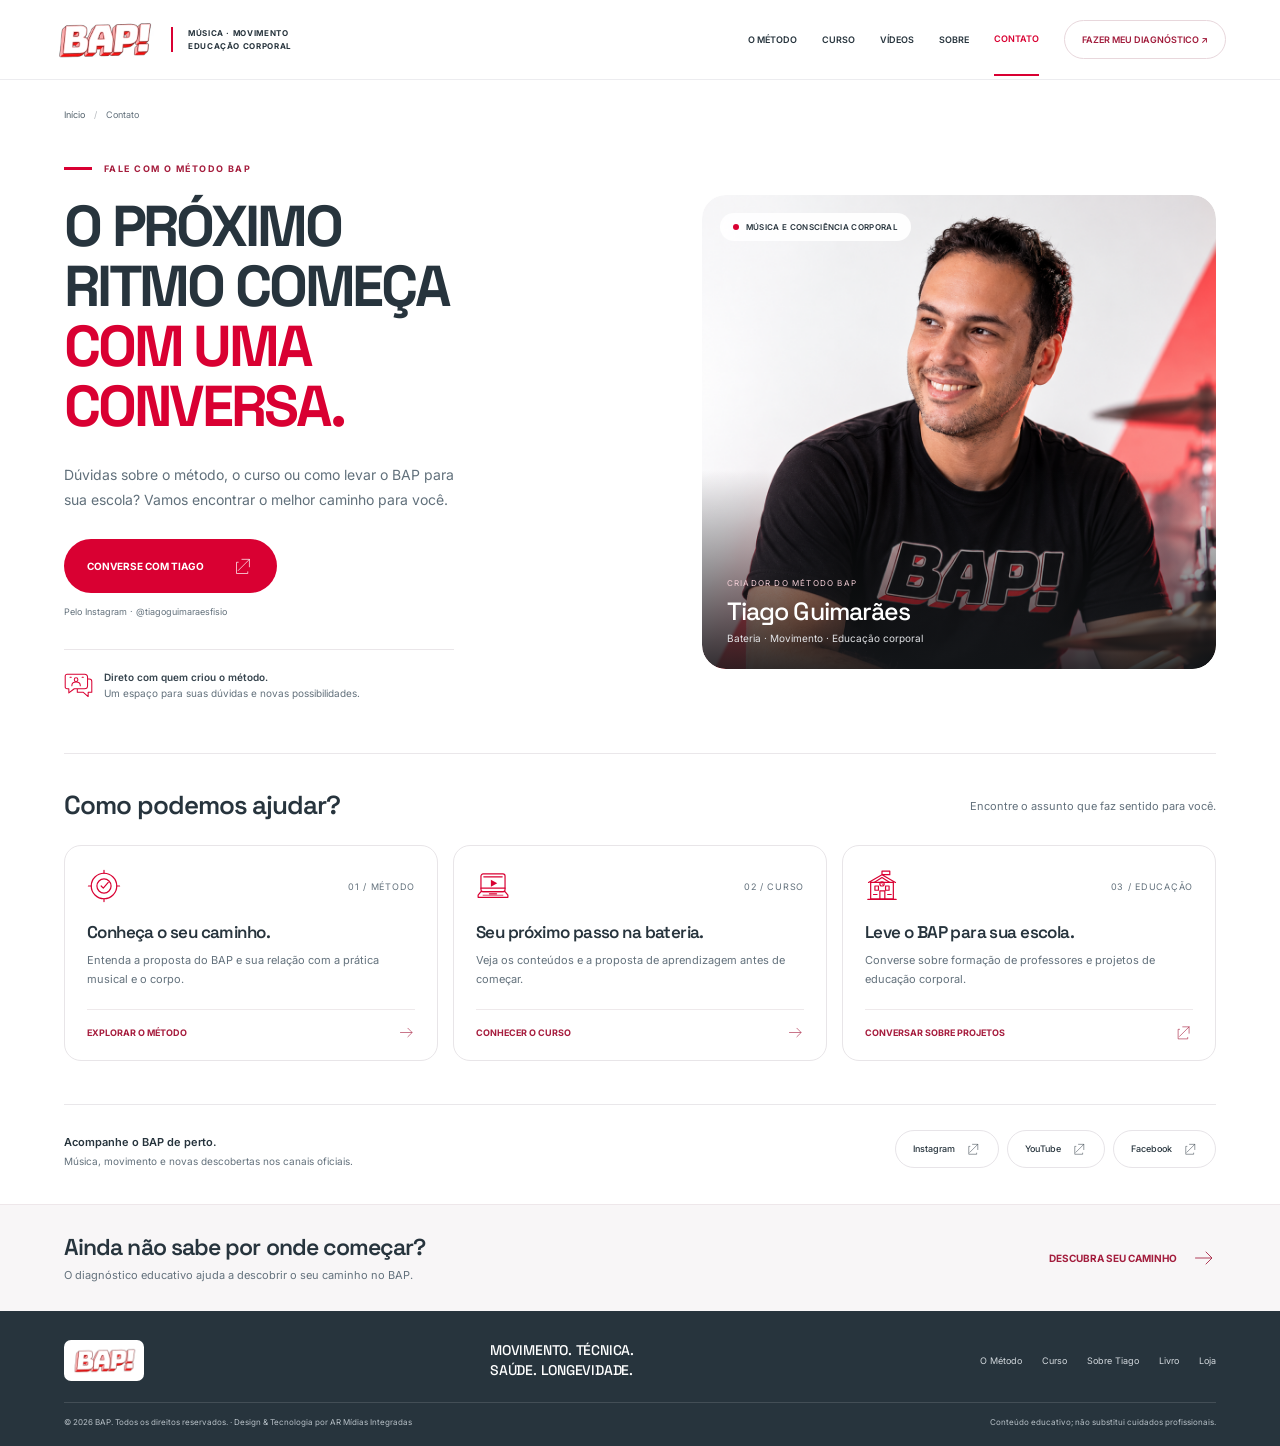
<file: contato.html>
<!doctype html><html lang="pt-BR"><head><meta charset="UTF-8"><meta name="viewport" content="width=device-width,initial-scale=1"><meta name="description" content="Converse com Tiago Guimarães sobre o Método BAP, o curso e projetos de educação corporal para escolas."><meta name="theme-color" content="#ffffff"><title>Contato — Método BAP</title><link href="https://fonts.googleapis.com/css2?family=Space+Grotesk:wght@500;600;700&family=Inter:wght@400;500;600;700&display=swap" rel="stylesheet"><link rel="stylesheet" href="bap-contact.css"></head><body id="top"><a class="skip" href="#contato">Ir para o conteúdo</a><div class="stage"><header class="topbar"><a class="brand" href="index.html"><img src="assets/LogoRed1.avif" alt="BAP"><span>MÚSICA · MOVIMENTO<br>EDUCAÇÃO CORPORAL</span></a><nav id="contact-nav" class="nav" aria-label="Navegação principal"><a href="metodo.html">O MÉTODO</a><a href="curso.html">CURSO</a><a href="videos.html">VÍDEOS</a><a href="sobre-o-autor.html">SOBRE</a><a class="active" href="#contato" aria-current="page">CONTATO</a><a class="diagnostic" href="index.html#avaliacao">FAZER MEU DIAGNÓSTICO ↗</a></nav><button class="menu" id="contact-menu" type="button" aria-expanded="false" aria-controls="contact-nav" aria-label="Abrir menu">MENU <svg viewBox="0 0 48 48" aria-hidden="true"><use href="assets/bap-icons.svg#menu"></use></svg></button></header><main class="shell" id="contato"><div class="crumb"><a href="index.html">Início</a><span>/</span>Contato</div><section class="hero"><div><p class="eyebrow">FALE COM O MÉTODO BAP</p><h1>O PRÓXIMO<br>RITMO COMEÇA<br><em>COM UMA<br>CONVERSA.</em></h1><p class="lead">Dúvidas sobre o método, o curso ou como levar o BAP para sua escola? Vamos encontrar o melhor caminho para você.</p><a class="primary" href="https://www.instagram.com/tiagoguimaraesfisio/" target="_blank" rel="noopener">CONVERSE COM TIAGO <svg viewBox="0 0 48 48" aria-hidden="true"><use href="assets/bap-icons.svg#externo"></use></svg></a><p class="micro">Pelo Instagram · @tiagoguimaraesfisio</p><div class="trust"><svg viewBox="0 0 48 48" aria-hidden="true"><use href="assets/bap-icons.svg#orientacao"></use></svg><div><strong>Direto com quem criou o método.</strong><br>Um espaço para suas dúvidas e novas possibilidades.</div></div></div><figure class="portrait"><img width="1122" height="1402" fetchpriority="high" src="assets/tiago-final-bap.webp.png" alt="Tiago Guimarães sentado à bateria"><span class="photo-tag"><i></i> MÚSICA E CONSCIÊNCIA CORPORAL</span><figcaption><small>CRIADOR DO MÉTODO BAP</small><strong>Tiago Guimarães</strong><span>Bateria · Movimento · Educação corporal</span></figcaption></figure></section><section class="topics"><div class="section-top"><h2>Como podemos ajudar?</h2><p>Encontre o assunto que faz sentido para você.</p></div><div class="cards"><article class="card"><div class="card-head"><svg viewBox="0 0 48 48" aria-hidden="true"><use href="assets/bap-icons.svg#metodo"></use></svg><span>01 / MÉTODO</span></div><h3>Conheça o seu caminho.</h3><p>Entenda a proposta do BAP e sua relação com a prática musical e o corpo.</p><a href="metodo.html">EXPLORAR O MÉTODO <svg viewBox="0 0 48 48" aria-hidden="true"><use href="assets/bap-icons.svg#seta"></use></svg></a></article><article class="card"><div class="card-head"><svg viewBox="0 0 48 48" aria-hidden="true"><use href="assets/bap-icons.svg#curso"></use></svg><span>02 / CURSO</span></div><h3>Seu próximo passo na bateria.</h3><p>Veja os conteúdos e a proposta de aprendizagem antes de começar.</p><a href="curso.html">CONHECER O CURSO <svg viewBox="0 0 48 48" aria-hidden="true"><use href="assets/bap-icons.svg#seta"></use></svg></a></article><article class="card"><div class="card-head"><svg viewBox="0 0 48 48" aria-hidden="true"><use href="assets/bap-icons.svg#escola"></use></svg><span>03 / EDUCAÇÃO</span></div><h3>Leve o BAP para sua escola.</h3><p>Converse sobre formação de professores e projetos de educação corporal.</p><a href="https://www.instagram.com/tiagoguimaraesfisio/" target="_blank" rel="noopener">CONVERSAR SOBRE PROJETOS <svg viewBox="0 0 48 48" aria-hidden="true"><use href="assets/bap-icons.svg#externo"></use></svg></a></article></div></section><section class="social-strip"><div><strong>Acompanhe o BAP de perto.</strong><p>Música, movimento e novas descobertas nos canais oficiais.</p></div><div class="socials"><a href="https://www.instagram.com/tiagoguimaraesfisio/" target="_blank" rel="noopener">Instagram <svg viewBox="0 0 48 48" aria-hidden="true"><use href="assets/bap-icons.svg#externo"></use></svg></a><a href="https://www.youtube.com/user/tiagoataidee" target="_blank" rel="noopener">YouTube <svg viewBox="0 0 48 48" aria-hidden="true"><use href="assets/bap-icons.svg#externo"></use></svg></a><a href="https://www.facebook.com/fisiobateria/" target="_blank" rel="noopener">Facebook <svg viewBox="0 0 48 48" aria-hidden="true"><use href="assets/bap-icons.svg#externo"></use></svg></a></div></section></main><section class="guide"><div class="shell guide-inner"><div><h2>Ainda não sabe por onde começar?</h2><p>O diagnóstico educativo ajuda a descobrir o seu caminho no BAP.</p></div><a href="index.html#avaliacao">DESCUBRA SEU CAMINHO <svg viewBox="0 0 48 48" aria-hidden="true"><use href="assets/bap-icons.svg#seta"></use></svg></a></div></section><footer class="footer"><div class="shell"><div class="footer-inner"><img src="assets/LogoRed1.avif" alt="BAP"><div class="words">MOVIMENTO. TÉCNICA.<br>SAÚDE. LONGEVIDADE.</div><nav aria-label="Rodapé"><a href="metodo.html">O Método</a><a href="curso.html">Curso</a><a href="sobre-o-autor.html">Sobre Tiago</a><a href="livro.html">Livro</a><a href="loja.html">Loja</a></nav></div><div class="copyright">© 2026 BAP. Todos os direitos reservados. · Design &amp; Tecnologia por AR Mídias Integradas<span>Conteúdo educativo; não substitui cuidados profissionais.</span></div></div></footer></div><script>
(()=>{const menu=document.querySelector('#contact-menu'),nav=document.querySelector('#contact-nav');
const close=()=>{nav.classList.remove('open');menu.setAttribute('aria-expanded','false');menu.setAttribute('aria-label','Abrir menu')};
menu.addEventListener('click',()=>{const open=nav.classList.toggle('open');menu.setAttribute('aria-expanded',String(open));menu.setAttribute('aria-label',open?'Fechar menu':'Abrir menu')});
nav.querySelectorAll('a').forEach(a=>a.addEventListener('click',close));
document.addEventListener('keydown',e=>{if(e.key==='Escape'&&nav.classList.contains('open')){close();menu.focus()}});
window.matchMedia('(min-width:1101px)').addEventListener('change',close);
})();
</script></body></html>
</file>
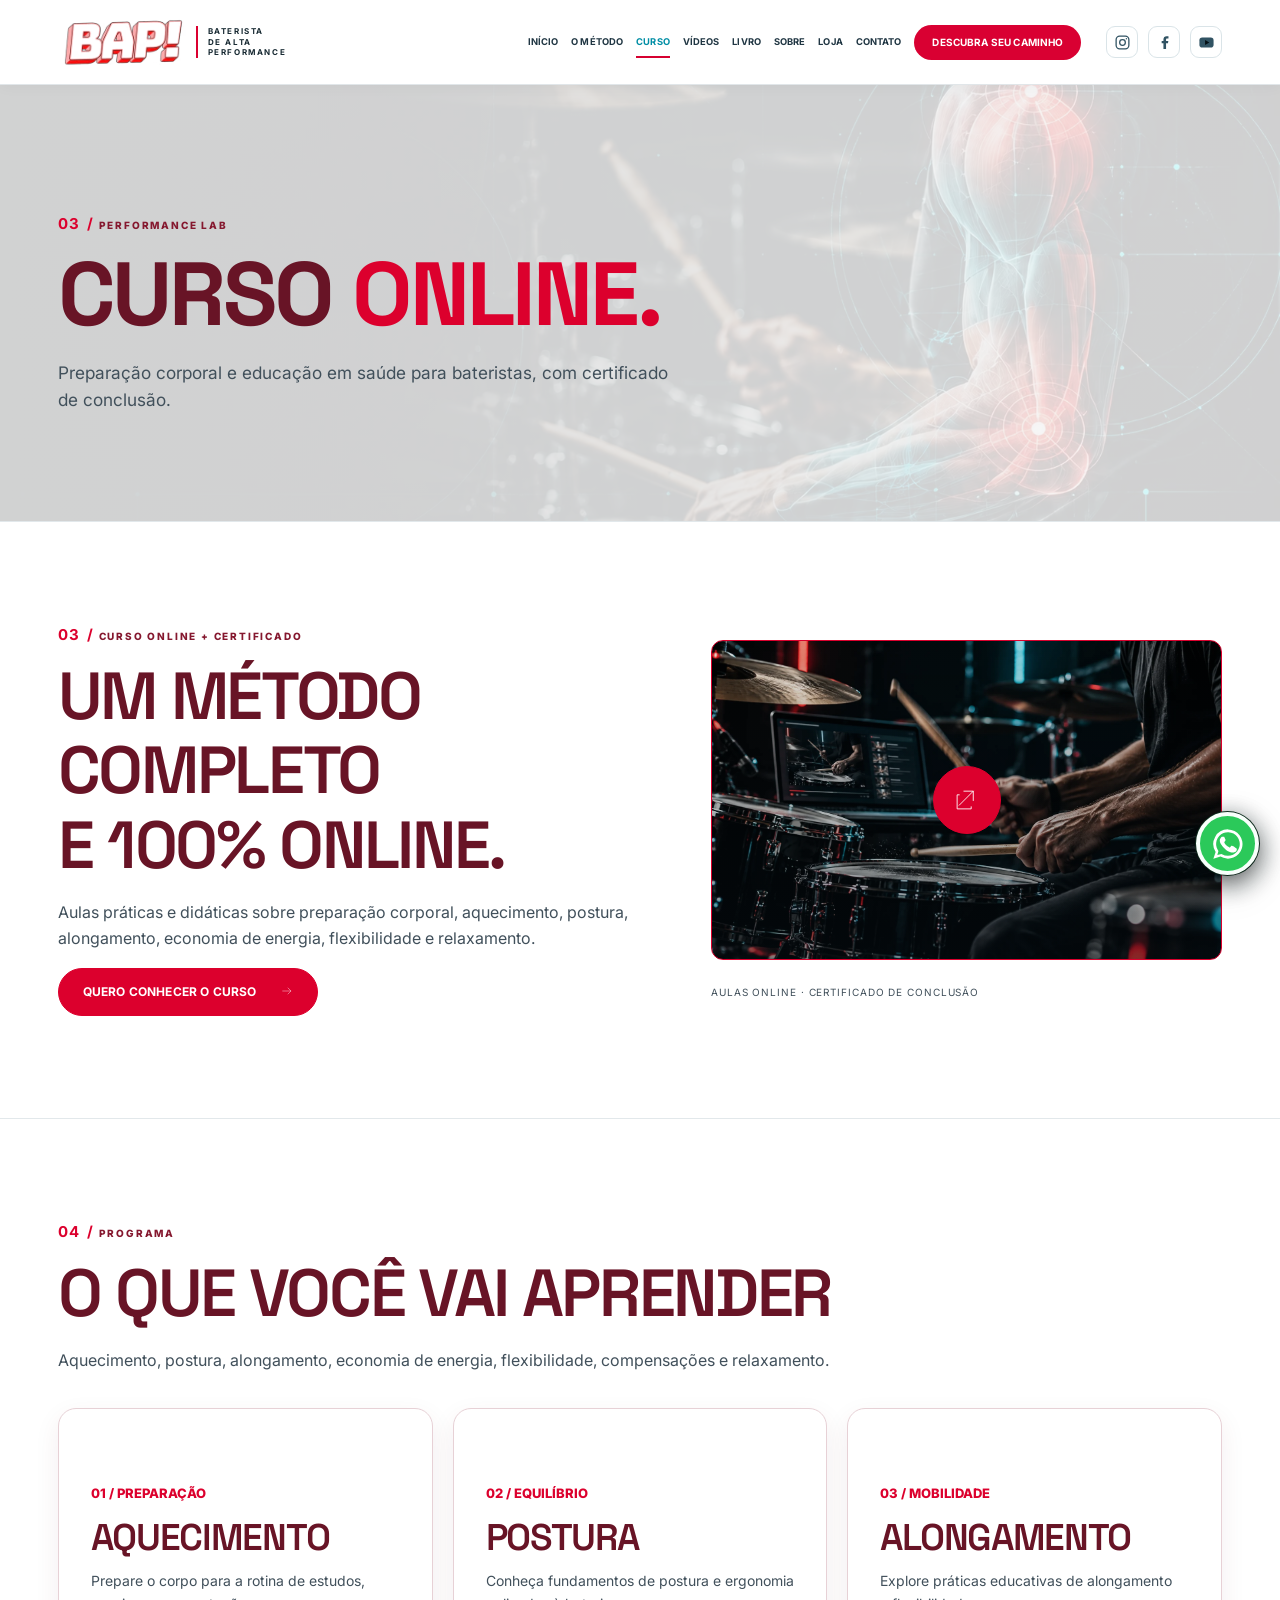
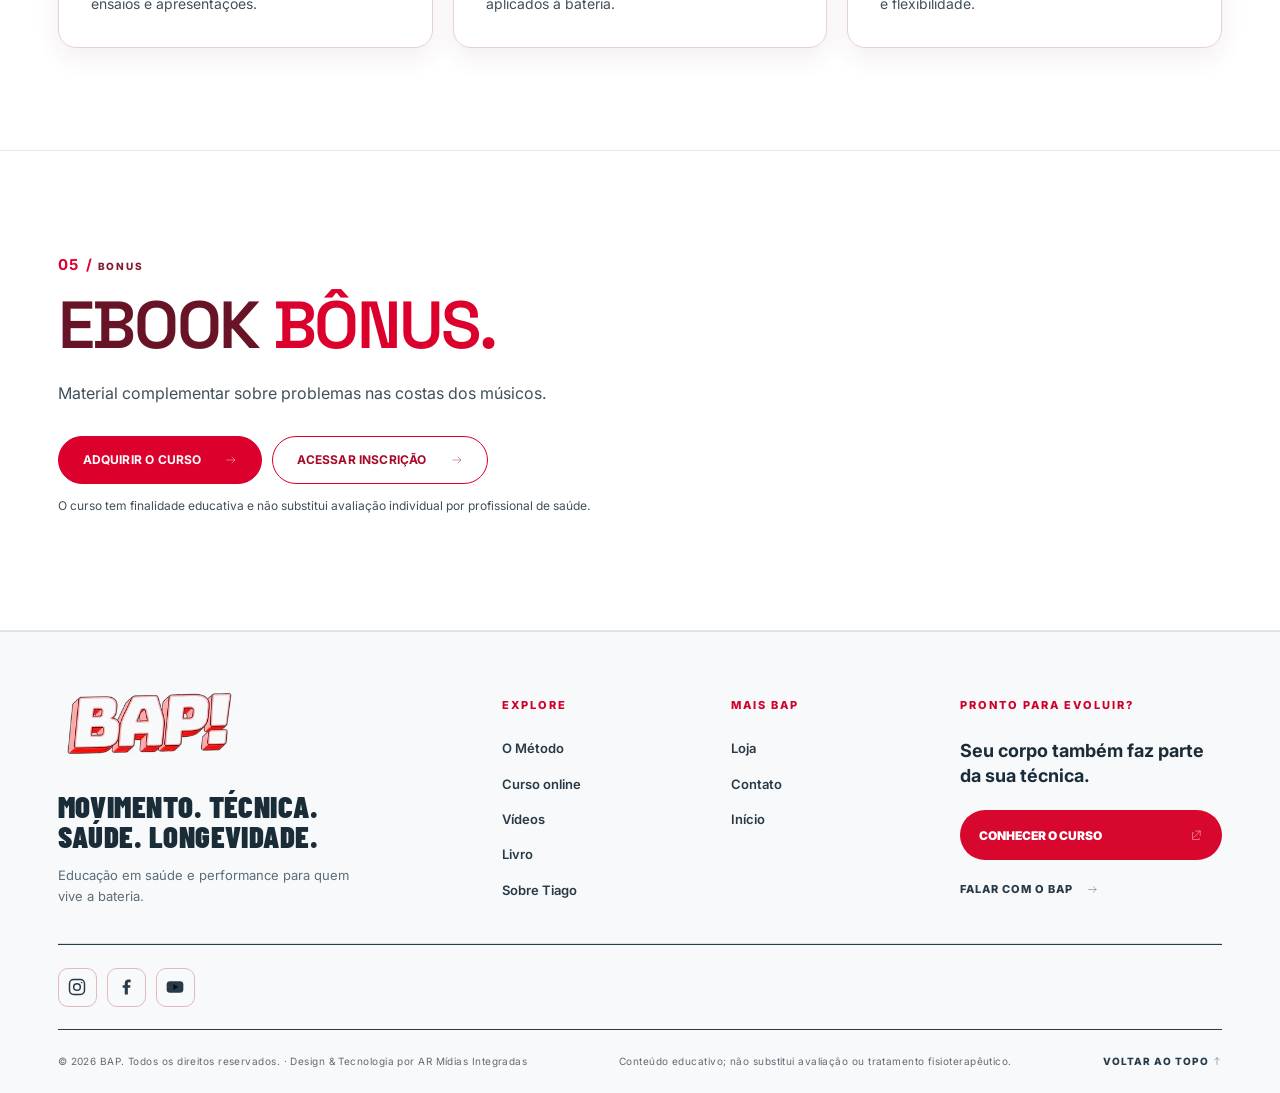
<file: curso.html>
<!doctype html><html lang="pt-BR"><head><meta charset="UTF-8"><meta name="viewport" content="width=device-width,initial-scale=1,viewport-fit=cover"><meta name="theme-color" content="#f6f9fb"><meta name="description" content="Curso Método BAP online com certificado e eBook bônus."><title>Curso online — Método BAP</title><script>document.documentElement.dataset.theme="light"</script><link rel="stylesheet" href="styles.css"><link rel="stylesheet" href="bap-typography.css"><link rel="stylesheet" href="bap-icons.css"></head><body id="top"><header><div class="shell head"><a class="logo" href="index.html" aria-label="Método BAP — Início"><img src="assets/LogoRed1.avif" alt="Marca original BAP!"/><small>BATERISTA<br>DE ALTA<br>PERFORMANCE</small></a><nav class="nav"><a href="index.html" >INÍCIO</a><a href="metodo.html" >O MÉTODO</a><a href="curso.html" aria-current="page">CURSO</a><a href="videos.html" >VÍDEOS</a><a href="livro.html" >LIVRO</a><a href="sobre-o-autor.html" >SOBRE</a><a href="loja.html" >LOJA</a><a href="contato.html" >CONTATO</a><a class="bap-nav-diagnostic" href="index.html#avaliacao">DESCUBRA SEU CAMINHO</a></nav><div class="bap-header-socials" aria-label="Redes sociais do Método BAP"><a href="https://www.instagram.com/tiagoguimaraesfisio/" target="_blank" rel="noopener noreferrer" aria-label="Abrir Instagram do Tiago Guimarães" title="Instagram"><svg viewBox="0 0 24 24" fill="none" stroke="currentColor" stroke-width="1.8" aria-hidden="true"><rect x="3" y="3" width="18" height="18" rx="5"/><circle cx="12" cy="12" r="4"/><circle cx="17.5" cy="6.6" r="1" fill="currentColor" stroke="none"/></svg><span class="sr-only">Instagram</span></a><a href="https://www.facebook.com/fisiobateria/" target="_blank" rel="noopener noreferrer" aria-label="Abrir Facebook do Tiago Guimarães" title="Facebook"><svg viewBox="0 0 24 24" fill="currentColor" aria-hidden="true"><path d="M14.2 21v-8h2.7l.5-3.2h-3.2v-2c0-1 .3-1.6 1.7-1.6h1.7V3.3c-.3-.1-1.3-.3-2.6-.3-2.8 0-4.5 1.7-4.5 4.7v2.1H8V13h2.5v8z"/></svg><span class="sr-only">Facebook</span></a><a href="https://www.youtube.com/user/tiagoataidee" target="_blank" rel="noopener noreferrer" aria-label="Abrir YouTube do Tiago Guimarães" title="YouTube"><svg viewBox="0 0 24 24" fill="none" aria-hidden="true"><rect x="2" y="5" width="20" height="14" rx="4" fill="currentColor"/><path d="m10 8.5 6 3.5-6 3.5z" fill="#051015"/></svg><span class="sr-only">YouTube</span></a></div><button class="hamb" id="menub" aria-expanded="false" aria-label="Abrir menu"><svg class="bap-icon" viewBox="0 0 48 48" aria-hidden="true" focusable="false"><use href="assets/bap-icons.svg#menu"></use></svg></button></div><nav class="drawer" id="drawer"><a href="index.html">Início</a><a href="metodo.html">O Método</a><a href="curso.html">Curso</a><a href="videos.html">Vídeos</a><a href="livro.html">Livro</a><a href="sobre-o-autor.html">Sobre</a><a href="loja.html">Loja</a><a href="contato.html">Contato</a><a class="bap-drawer-diagnostic" href="index.html#avaliacao">FAZER AVALIAÇÃO EDUCATIVA</a><div class="bap-drawer-socials" aria-label="Redes sociais do Método BAP"><a href="https://www.instagram.com/tiagoguimaraesfisio/" target="_blank" rel="noopener noreferrer" aria-label="Abrir Instagram do Tiago Guimarães" title="Instagram"><svg viewBox="0 0 24 24" fill="none" stroke="currentColor" stroke-width="1.8" aria-hidden="true"><rect x="3" y="3" width="18" height="18" rx="5"/><circle cx="12" cy="12" r="4"/><circle cx="17.5" cy="6.6" r="1" fill="currentColor" stroke="none"/></svg><span class="sr-only">Instagram</span></a><a href="https://www.facebook.com/fisiobateria/" target="_blank" rel="noopener noreferrer" aria-label="Abrir Facebook do Tiago Guimarães" title="Facebook"><svg viewBox="0 0 24 24" fill="currentColor" aria-hidden="true"><path d="M14.2 21v-8h2.7l.5-3.2h-3.2v-2c0-1 .3-1.6 1.7-1.6h1.7V3.3c-.3-.1-1.3-.3-2.6-.3-2.8 0-4.5 1.7-4.5 4.7v2.1H8V13h2.5v8z"/></svg><span class="sr-only">Facebook</span></a><a href="https://www.youtube.com/user/tiagoataidee" target="_blank" rel="noopener noreferrer" aria-label="Abrir YouTube do Tiago Guimarães" title="YouTube"><svg viewBox="0 0 24 24" fill="none" aria-hidden="true"><rect x="2" y="5" width="20" height="14" rx="4" fill="currentColor"/><path d="m10 8.5 6 3.5-6 3.5z" fill="#051015"/></svg><span class="sr-only">YouTube</span></a></div></nav></header><main class="bap-course-page"><section class="pagehero"><div class="shell"><div class="eyebrow"><b>03 /</b> PERFORMANCE LAB</div><h1>CURSO <em>ONLINE.</em></h1><p class="intro">Preparação corporal e educação em saúde para bateristas, com certificado de conclusão.</p></div></section><section class="section shell"><div class="split"><div><div class="eyebrow"><b>03 /</b> CURSO ONLINE + CERTIFICADO</div><h2>UM MÉTODO COMPLETO<br>E 100% ONLINE.</h2><p class="intro">Aulas práticas e didáticas sobre preparação corporal, aquecimento, postura, alongamento, economia de energia, flexibilidade e relaxamento.</p><a class="btn " href="https://pay.hotmart.com/I10074887J" target="_blank" rel="noopener noreferrer">QUERO CONHECER O CURSO <span><svg class="bap-icon" viewBox="0 0 48 48" aria-hidden="true" focusable="false"><use href="assets/bap-icons.svg#seta"></use></svg></span></a></div><div><a class="video" href="https://pay.hotmart.com/I10074887J" target="_blank" rel="noopener noreferrer" aria-label="Conhecer as aulas na página oficial do curso"><span class="play" aria-hidden="true"><svg class="bap-icon" viewBox="0 0 48 48" aria-hidden="true" focusable="false"><use href="assets/bap-icons.svg#externo"></use></svg></span></a><div class="ticker">AULAS ONLINE · CERTIFICADO DE CONCLUSÃO</div></div></div></section><section class="section shell " id="programa"><div class="eyebrow"><b>04 /</b> PROGRAMA</div><h2>O QUE VOCÊ VAI APRENDER</h2><p class="intro">Aquecimento, postura, alongamento, economia de energia, flexibilidade, compensações e relaxamento.</p><div class="cards"><article class="card"><div class="num">01 / PREPARAÇÃO</div><h3>AQUECIMENTO</h3><p>Prepare o corpo para a rotina de estudos, ensaios e apresentações.</p></article><article class="card"><div class="num">02 / EQUILÍBRIO</div><h3>POSTURA</h3><p>Conheça fundamentos de postura e ergonomia aplicados à bateria.</p></article><article class="card"><div class="num">03 / MOBILIDADE</div><h3>ALONGAMENTO</h3><p>Explore práticas educativas de alongamento e flexibilidade.</p></article></div></section><section class="section shell " id="bonus"><div class="eyebrow"><b>05 /</b> BONUS</div><h2>EBOOK <em>BÔNUS.</em></h2><p class="intro">Material complementar sobre problemas nas costas dos músicos.</p><div class="actions"><a class="btn " href="https://pay.hotmart.com/I10074887J" target="_blank" rel="noopener noreferrer">ADQUIRIR O CURSO <span><svg class="bap-icon" viewBox="0 0 48 48" aria-hidden="true" focusable="false"><use href="assets/bap-icons.svg#seta"></use></svg></span></a><a class="btn secondary" href="https://pay.hotmart.com/I10074887J" target="_blank" rel="noopener noreferrer">ACESSAR INSCRIÇÃO <span><svg class="bap-icon" viewBox="0 0 48 48" aria-hidden="true" focusable="false"><use href="assets/bap-icons.svg#seta"></use></svg></span></a></div><p class="legal">O curso tem finalidade educativa e não substitui avaliação individual por profissional de saúde.</p></section></main><footer class="bap-footer" id="rodape"><div class="shell bap-footer-inner"><div class="bap-footer-top"><div class="bap-footer-brand"><a href="index.html" class="bap-footer-logo" aria-label="Método BAP — voltar ao início"><img src="assets/LogoRed1.avif" alt="BAP! Baterista de Alta Performance" loading="lazy"></a><p>MOVIMENTO. TÉCNICA.<br><strong>SAÚDE. LONGEVIDADE.</strong></p><span>Educação em saúde e performance para quem vive a bateria.</span></div><div class="bap-footer-menu"><div class="bap-footer-heading">EXPLORE</div><nav aria-label="Navegação do rodapé"><a href="metodo.html">O Método</a><a href="curso.html">Curso online</a><a href="videos.html">Vídeos</a><a href="livro.html">Livro</a><a href="sobre-o-autor.html">Sobre Tiago</a></nav></div><div class="bap-footer-menu"><div class="bap-footer-heading">MAIS BAP</div><nav aria-label="Mais páginas"><a href="loja.html">Loja</a><a href="contato.html">Contato</a><a href="index.html">Início</a></nav></div><div class="bap-footer-cta"><div class="bap-footer-heading">PRONTO PARA EVOLUIR?</div><p>Seu corpo também faz parte da sua técnica.</p><a class="bap-footer-button" href="https://pay.hotmart.com/I10074887J" target="_blank" rel="noopener noreferrer" data-track="checkout_click">CONHECER O CURSO <span aria-hidden="true"><svg class="bap-icon" viewBox="0 0 48 48" aria-hidden="true" focusable="false"><use href="assets/bap-icons.svg#externo"></use></svg></span></a><a class="bap-footer-contact" href="contato.html">FALAR COM O BAP <span aria-hidden="true"><svg class="bap-icon" viewBox="0 0 48 48" aria-hidden="true" focusable="false"><use href="assets/bap-icons.svg#seta"></use></svg></span></a></div></div><div class="bap-footer-socials" aria-label="Redes sociais do Método BAP"><a href="https://www.instagram.com/tiagoguimaraesfisio/" target="_blank" rel="noopener noreferrer" aria-label="Abrir Instagram do Tiago Guimarães" title="Instagram"><svg viewBox="0 0 24 24" fill="none" stroke="currentColor" stroke-width="1.8" aria-hidden="true"><rect x="3" y="3" width="18" height="18" rx="5"/><circle cx="12" cy="12" r="4"/><circle cx="17.5" cy="6.6" r="1" fill="currentColor" stroke="none"/></svg><span class="sr-only">Instagram</span></a><a href="https://www.facebook.com/fisiobateria/" target="_blank" rel="noopener noreferrer" aria-label="Abrir Facebook do Tiago Guimarães" title="Facebook"><svg viewBox="0 0 24 24" fill="currentColor" aria-hidden="true"><path d="M14.2 21v-8h2.7l.5-3.2h-3.2v-2c0-1 .3-1.6 1.7-1.6h1.7V3.3c-.3-.1-1.3-.3-2.6-.3-2.8 0-4.5 1.7-4.5 4.7v2.1H8V13h2.5v8z"/></svg><span class="sr-only">Facebook</span></a><a href="https://www.youtube.com/user/tiagoataidee" target="_blank" rel="noopener noreferrer" aria-label="Abrir YouTube do Tiago Guimarães" title="YouTube"><svg viewBox="0 0 24 24" fill="none" aria-hidden="true"><rect x="2" y="5" width="20" height="14" rx="4" fill="currentColor"/><path d="m10 8.5 6 3.5-6 3.5z" fill="#051015"/></svg><span class="sr-only">YouTube</span></a></div><div class="bap-footer-bottom"><span>© <span class="bap-footer-year">2026</span> BAP. Todos os direitos reservados. · Design &amp; Tecnologia por AR Mídias Integradas</span><span>Conteúdo educativo; não substitui avaliação ou tratamento fisioterapêutico.</span><a href="#top" class="bap-footer-toplink" data-footer-top>VOLTAR AO TOPO <svg class="bap-icon" viewBox="0 0 48 48" aria-hidden="true" focusable="false"><use href="assets/bap-icons.svg#acima"></use></svg></a></div></div></footer><nav class="bottom" aria-label="Navegação mobile"><a href="index.html" ><span><svg class="bap-icon" viewBox="0 0 48 48" aria-hidden="true" focusable="false"><use href="assets/bap-icons.svg#inicio"></use></svg></span>Início</a><a href="metodo.html" ><span><svg class="bap-icon" viewBox="0 0 48 48" aria-hidden="true" focusable="false"><use href="assets/bap-icons.svg#metodo"></use></svg></span>Método</a><a href="curso.html" aria-current="page"><span><svg class="bap-icon" viewBox="0 0 48 48" aria-hidden="true" focusable="false"><use href="assets/bap-icons.svg#curso"></use></svg></span>Curso</a><a href="videos.html" ><span><svg class="bap-icon" viewBox="0 0 48 48" aria-hidden="true" focusable="false"><use href="assets/bap-icons.svg#videos"></use></svg></span>Vídeos</a><a href="loja.html" ><span><svg class="bap-icon" viewBox="0 0 48 48" aria-hidden="true" focusable="false"><use href="assets/bap-icons.svg#loja"></use></svg></span>Loja</a></nav><script src="site.js"></script><a class="bap-whatsapp-float" href="contato.html" aria-label="Entrar em contato com o Método BAP" title="Falar com o BAP"><svg viewBox="0 0 32 32" fill="currentColor" aria-hidden="true"><path d="M16 3a13 13 0 0 0-11 20L3 29l6.3-1.8A13 13 0 1 0 16 3zm0 23.5a10.5 10.5 0 0 1-5.4-1.5l-.4-.2-3.7 1 1-3.6-.3-.4A10.5 10.5 0 1 1 16 26.5zm5.7-7.9c-.3-.2-1.8-.9-2.1-1-.3-.1-.5-.2-.8.2-.2.3-.8 1-.9 1.1-.2.2-.4.2-.7.1-.3-.2-1.3-.5-2.5-1.6-1-1-1.7-2.2-1.9-2.6-.2-.4 0-.6.1-.8l.6-.7c.2-.2.2-.4.3-.6.1-.2 0-.4-.1-.6l-.9-2.2c-.2-.5-.5-.4-.8-.4H11c-.3 0-.7.1-1 .5-.3.4-1.3 1.3-1.3 3.1s1.4 3.5 1.6 3.7c.2.3 2.8 4.3 6.8 6 .9.4 1.6.6 2.2.7.9.2 1.7.1 2.3-.1.7-.2 1.8-.8 2-1.6.3-.8.3-1.5.2-1.6-.1-.2-.3-.3-.6-.5z"/></svg></a></body></html>
</file>
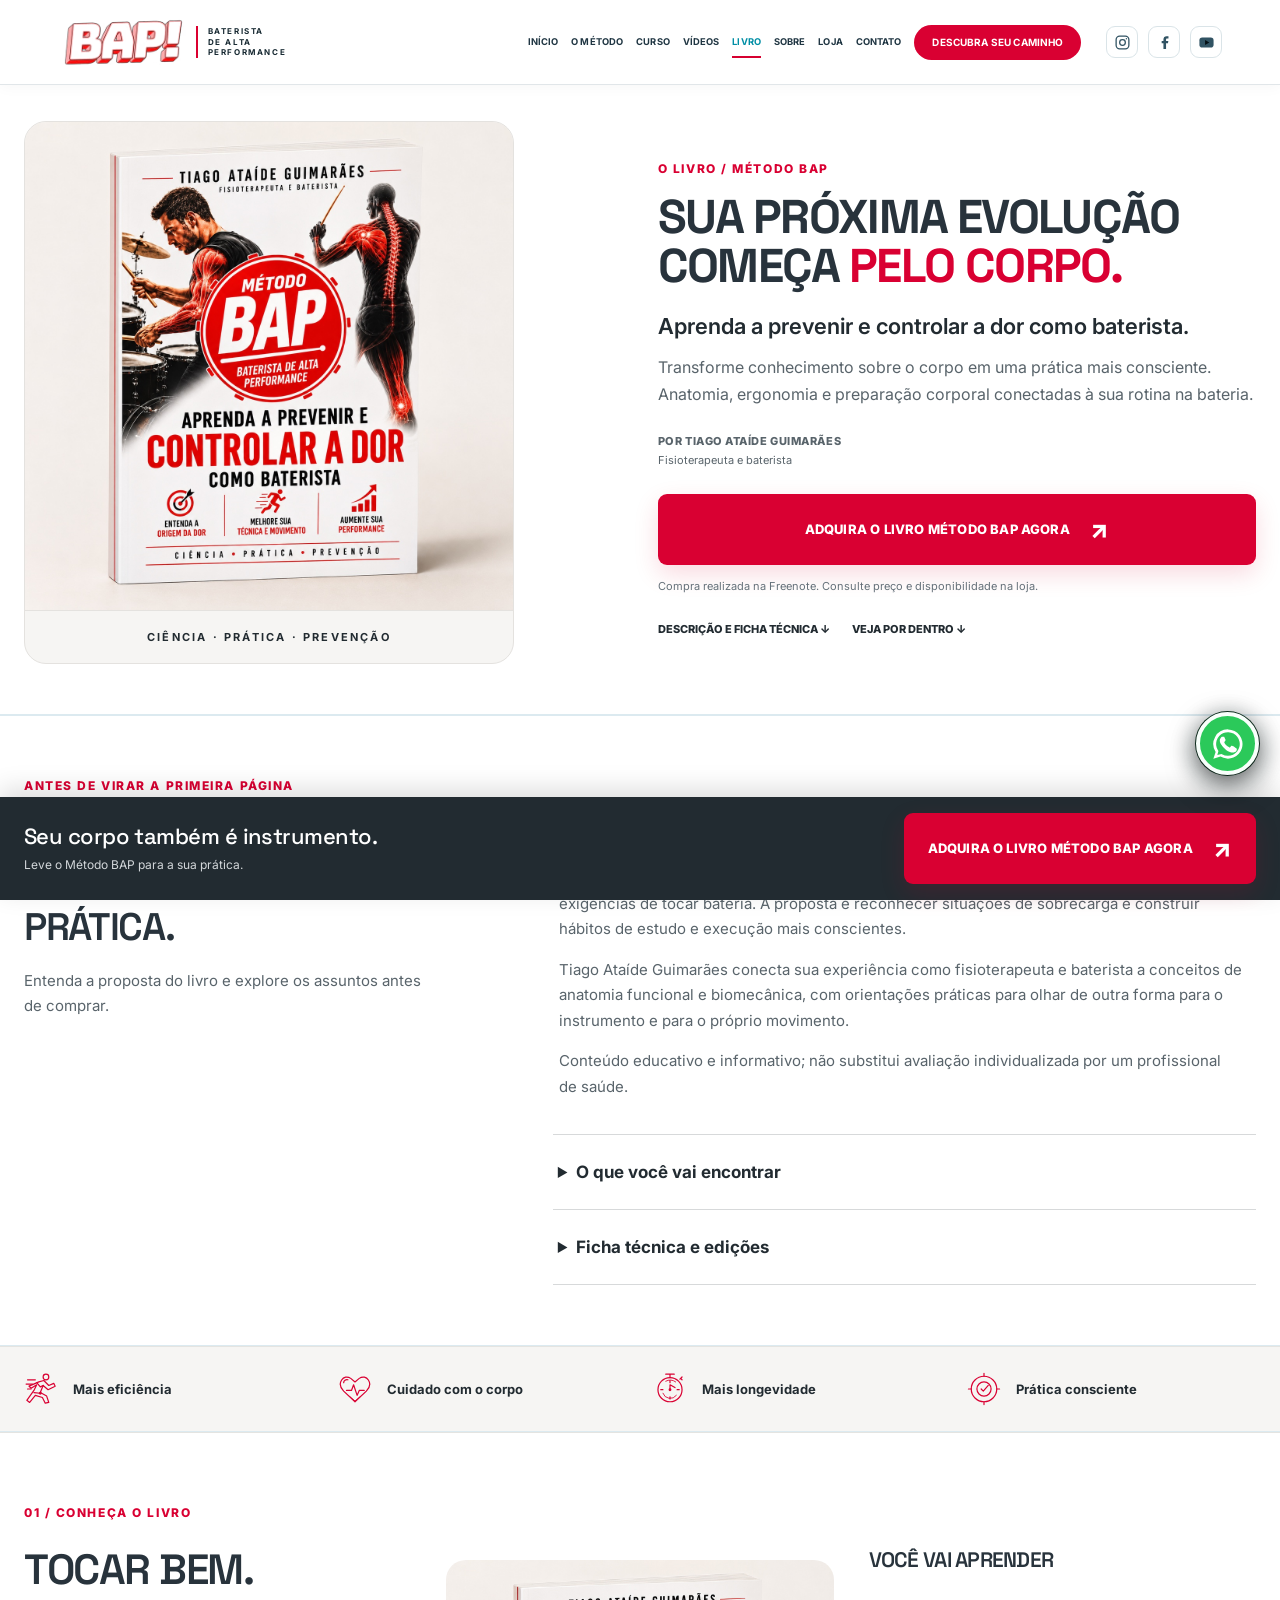
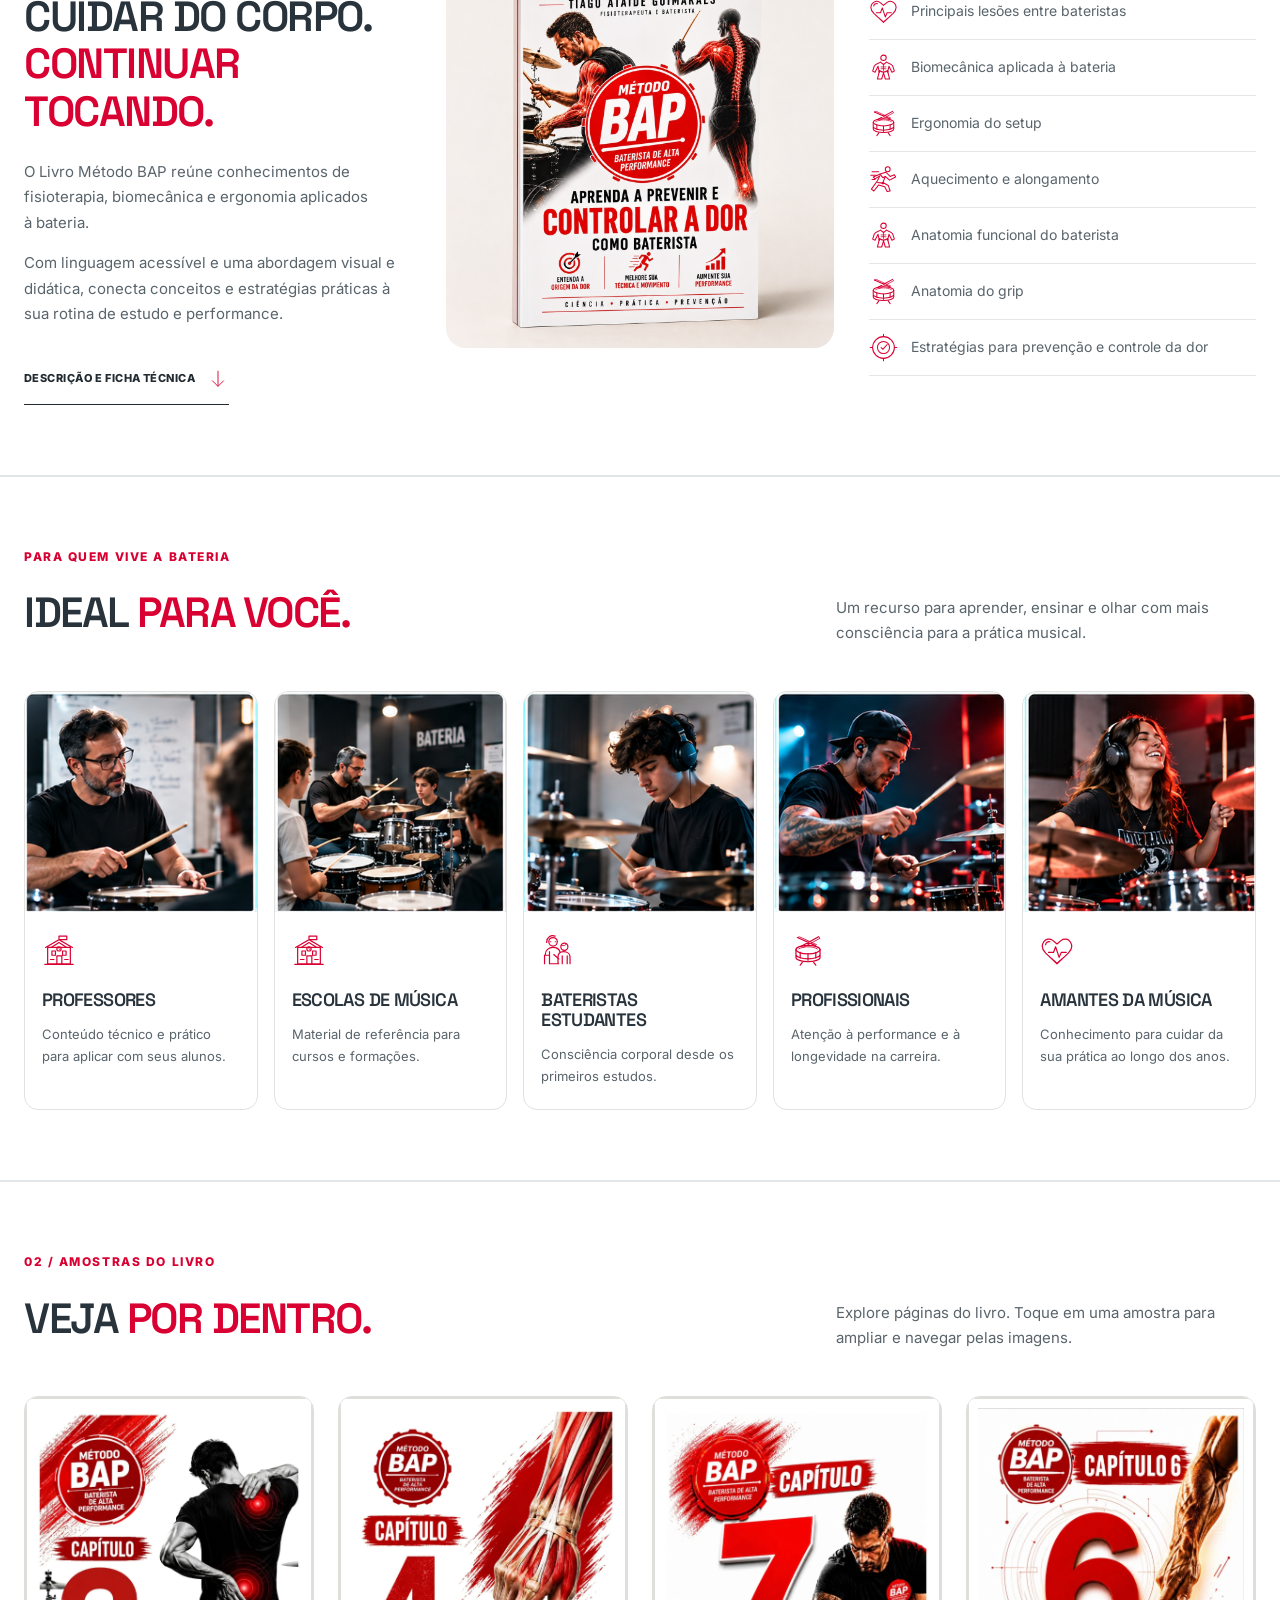
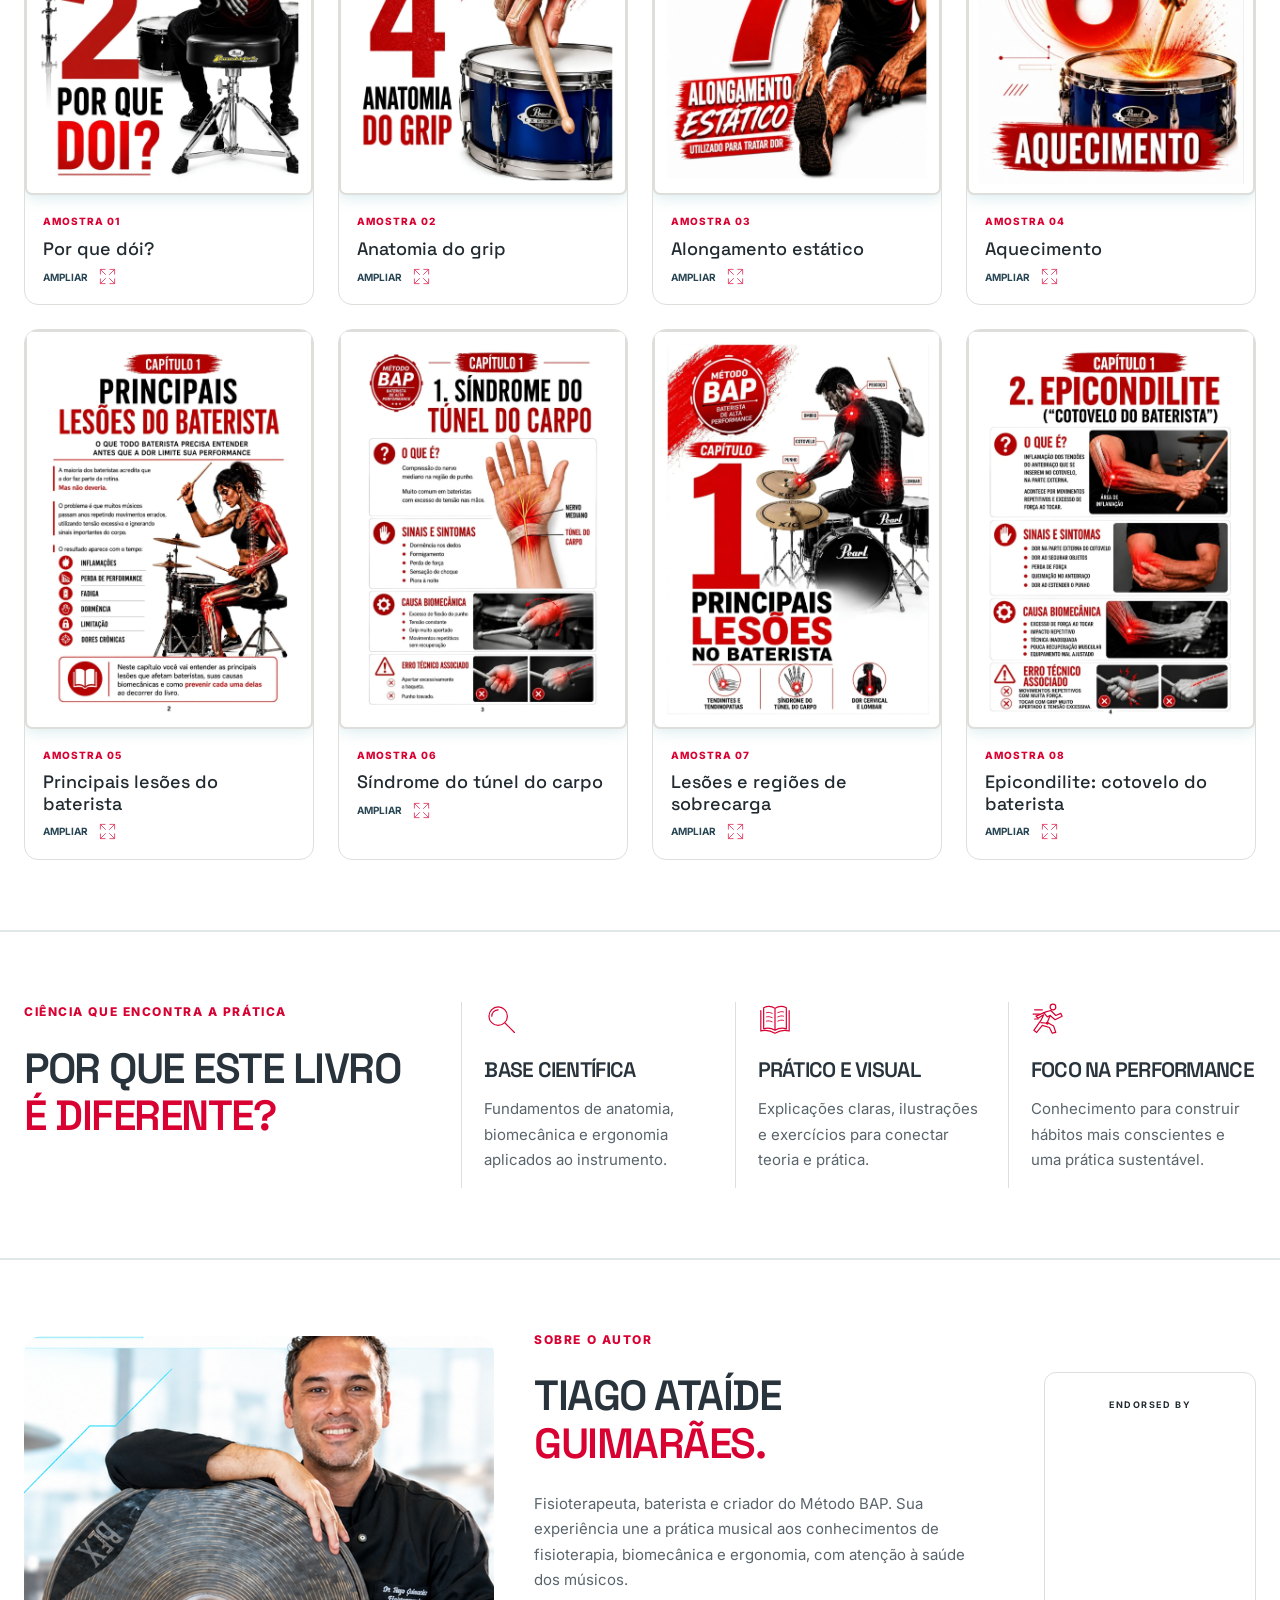
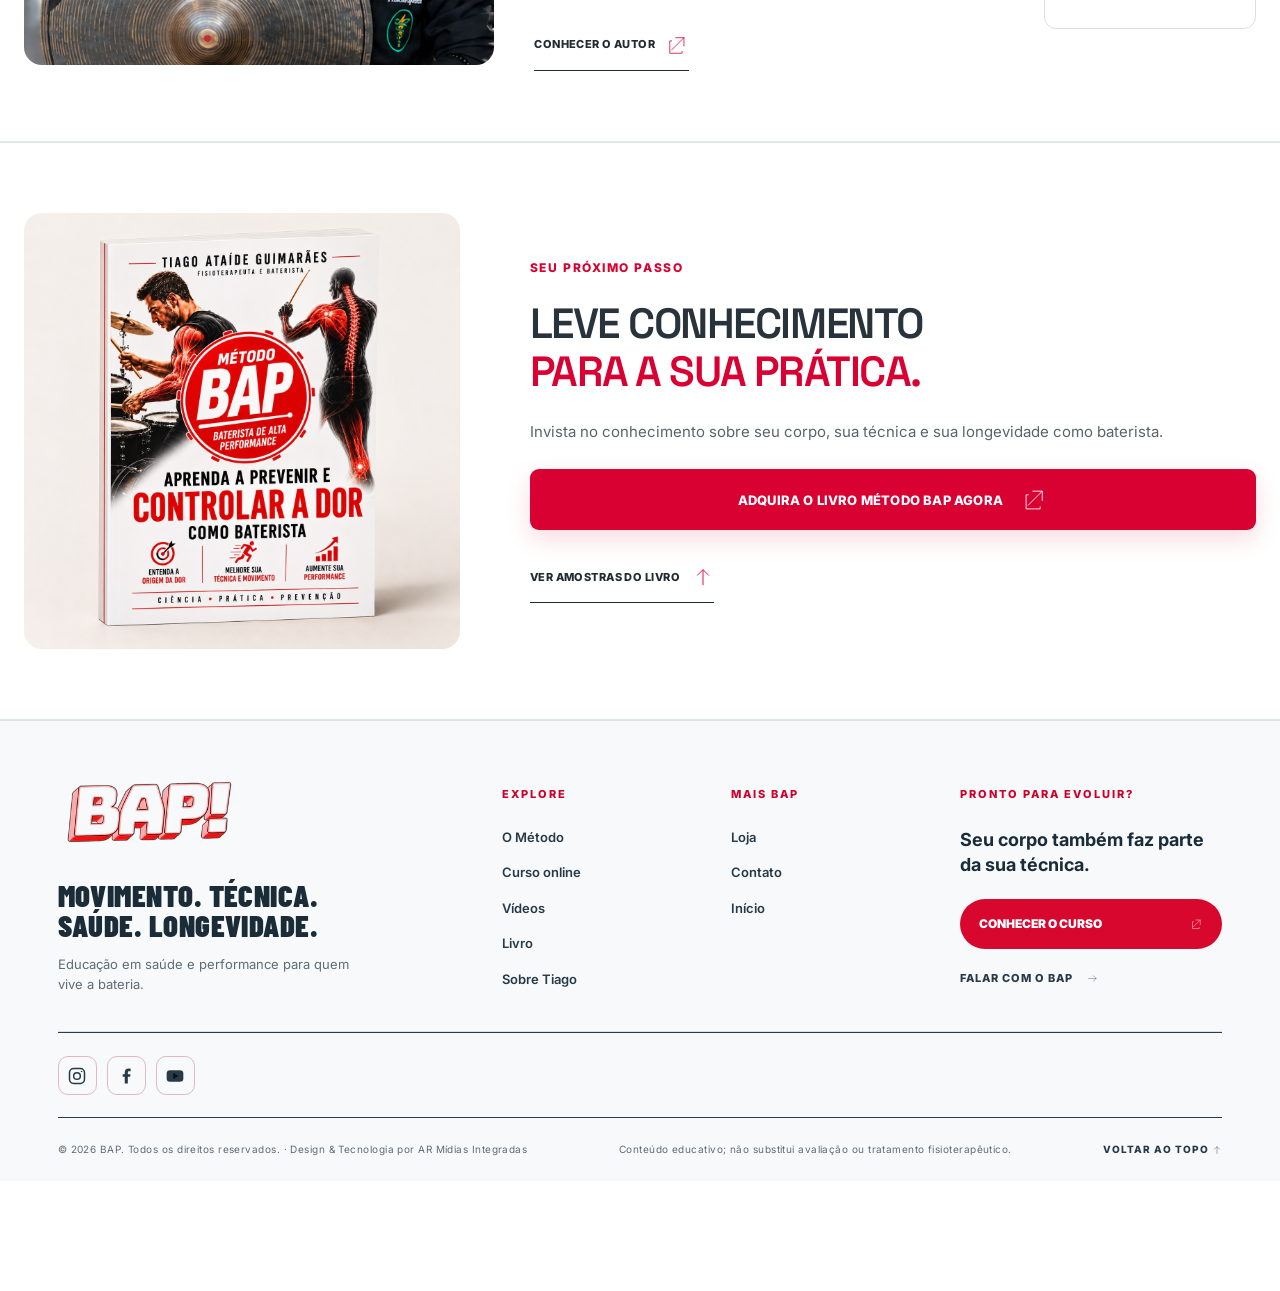
<file: livro.html>
<!doctype html><html lang="pt-BR"><head><meta charset="UTF-8"><meta name="viewport" content="width=device-width,initial-scale=1,viewport-fit=cover"><meta name="theme-color" content="#f6f9fb"><meta name="description" content="Livro Método BAP — informações e compra."><title>Livro Método BAP — Método BAP</title><script>document.documentElement.dataset.theme="light"</script><link rel="stylesheet" href="styles.css"><link rel="stylesheet" href="bap-typography.css"><link rel="stylesheet" href="bap-icons.css"><link rel="stylesheet" href="livro-compra.css"><link rel="stylesheet" href="livro-editorial.css?v=20261120d"></head><body id="top"><header><div class="shell head"><a class="logo" href="index.html" aria-label="Método BAP — Início"><img src="assets/LogoRed1.avif" alt="Marca original BAP!"/><small>BATERISTA<br>DE ALTA<br>PERFORMANCE</small></a><nav class="nav"><a href="index.html" >INÍCIO</a><a href="metodo.html" >O MÉTODO</a><a href="curso.html" >CURSO</a><a href="videos.html" >VÍDEOS</a><a href="livro.html" aria-current="page">LIVRO</a><a href="sobre-o-autor.html" >SOBRE</a><a href="loja.html" >LOJA</a><a href="contato.html" >CONTATO</a><a class="bap-nav-diagnostic" href="index.html#avaliacao">DESCUBRA SEU CAMINHO</a></nav><div class="bap-header-socials" aria-label="Redes sociais do Método BAP"><a href="https://www.instagram.com/tiagoguimaraesfisio/" target="_blank" rel="noopener noreferrer" aria-label="Abrir Instagram do Tiago Guimarães" title="Instagram"><svg viewBox="0 0 24 24" fill="none" stroke="currentColor" stroke-width="1.8" aria-hidden="true"><rect x="3" y="3" width="18" height="18" rx="5"/><circle cx="12" cy="12" r="4"/><circle cx="17.5" cy="6.6" r="1" fill="currentColor" stroke="none"/></svg><span class="sr-only">Instagram</span></a><a href="https://www.facebook.com/fisiobateria/" target="_blank" rel="noopener noreferrer" aria-label="Abrir Facebook do Tiago Guimarães" title="Facebook"><svg viewBox="0 0 24 24" fill="currentColor" aria-hidden="true"><path d="M14.2 21v-8h2.7l.5-3.2h-3.2v-2c0-1 .3-1.6 1.7-1.6h1.7V3.3c-.3-.1-1.3-.3-2.6-.3-2.8 0-4.5 1.7-4.5 4.7v2.1H8V13h2.5v8z"/></svg><span class="sr-only">Facebook</span></a><a href="https://www.youtube.com/user/tiagoataidee" target="_blank" rel="noopener noreferrer" aria-label="Abrir YouTube do Tiago Guimarães" title="YouTube"><svg viewBox="0 0 24 24" fill="none" aria-hidden="true"><rect x="2" y="5" width="20" height="14" rx="4" fill="currentColor"/><path d="m10 8.5 6 3.5-6 3.5z" fill="#051015"/></svg><span class="sr-only">YouTube</span></a></div><button class="hamb" id="menub" aria-expanded="false" aria-label="Abrir menu"><svg class="bap-icon" viewBox="0 0 48 48" aria-hidden="true" focusable="false"><use href="assets/bap-icons.svg#menu"></use></svg></button></div><nav class="drawer" id="drawer"><a href="index.html">Início</a><a href="metodo.html">O Método</a><a href="curso.html">Curso</a><a href="videos.html">Vídeos</a><a href="livro.html">Livro</a><a href="sobre-o-autor.html">Sobre</a><a href="loja.html">Loja</a><a href="contato.html">Contato</a><a class="bap-drawer-diagnostic" href="index.html#avaliacao">FAZER AVALIAÇÃO EDUCATIVA</a><div class="bap-drawer-socials" aria-label="Redes sociais do Método BAP"><a href="https://www.instagram.com/tiagoguimaraesfisio/" target="_blank" rel="noopener noreferrer" aria-label="Abrir Instagram do Tiago Guimarães" title="Instagram"><svg viewBox="0 0 24 24" fill="none" stroke="currentColor" stroke-width="1.8" aria-hidden="true"><rect x="3" y="3" width="18" height="18" rx="5"/><circle cx="12" cy="12" r="4"/><circle cx="17.5" cy="6.6" r="1" fill="currentColor" stroke="none"/></svg><span class="sr-only">Instagram</span></a><a href="https://www.facebook.com/fisiobateria/" target="_blank" rel="noopener noreferrer" aria-label="Abrir Facebook do Tiago Guimarães" title="Facebook"><svg viewBox="0 0 24 24" fill="currentColor" aria-hidden="true"><path d="M14.2 21v-8h2.7l.5-3.2h-3.2v-2c0-1 .3-1.6 1.7-1.6h1.7V3.3c-.3-.1-1.3-.3-2.6-.3-2.8 0-4.5 1.7-4.5 4.7v2.1H8V13h2.5v8z"/></svg><span class="sr-only">Facebook</span></a><a href="https://www.youtube.com/user/tiagoataidee" target="_blank" rel="noopener noreferrer" aria-label="Abrir YouTube do Tiago Guimarães" title="YouTube"><svg viewBox="0 0 24 24" fill="none" aria-hidden="true"><rect x="2" y="5" width="20" height="14" rx="4" fill="currentColor"/><path d="m10 8.5 6 3.5-6 3.5z" fill="#051015"/></svg><span class="sr-only">YouTube</span></a></div></nav></header><main class="book-v2 bap-book-approved"><section class="book-sales" aria-labelledby="book-sales-title"><div class="book-sales-art"><img src="assets/livro/livro-capa-oficial-mockup-v1.jpg" alt="Livro Método BAP com a capa oficial de Tiago Ataíde Guimarães" width="1254" height="1254" fetchpriority="high"><span>CIÊNCIA · PRÁTICA · PREVENÇÃO</span></div><div class="book-sales-copy"><p class="book-eyebrow">O LIVRO / MÉTODO BAP</p><h1 id="book-sales-title">Sua próxima evolução<br>começa <em>pelo corpo.</em></h1><p class="book-sales-subtitle">Aprenda a prevenir e controlar a dor como baterista.</p><p>Transforme conhecimento sobre o corpo em uma prática mais consciente. Anatomia, ergonomia e preparação corporal conectadas à sua rotina na bateria.</p><p class="book-sales-author">POR TIAGO ATAÍDE GUIMARÃES<br><span>Fisioterapeuta e baterista</span></p><a class="book-buy-button" href="https://www.freenote.com.br/produto.asp?shw_ukey=46234092200FSWL4E9" target="_blank" rel="noopener noreferrer">ADQUIRA O LIVRO MÉTODO BAP AGORA <span aria-hidden="true">↗</span></a><p class="book-sales-note">Compra realizada na Freenote. Consulte preço e disponibilidade na loja.</p><div class="book-sales-links"><a href="#livro-informacoes">DESCRIÇÃO E FICHA TÉCNICA ↓</a><a href="#amostras">VEJA POR DENTRO ↓</a></div></div></section>
<section class="book-info" id="livro-informacoes" aria-labelledby="book-info-title"><div><p class="book-eyebrow">ANTES DE VIRAR A PRIMEIRA PÁGINA</p><h2 id="book-info-title">Conheça o que vai<br>acompanhar sua prática.</h2><p>Entenda a proposta do livro e explore os assuntos antes de comprar.</p></div><div class="book-info-panels"><details open><summary>Sobre o livro</summary><div class="book-detail-body"><p>O Método BAP — Baterista de Alta Performance aproxima o conhecimento do corpo das exigências de tocar bateria. A proposta é reconhecer situações de sobrecarga e construir hábitos de estudo e execução mais conscientes.</p><p>Tiago Ataíde Guimarães conecta sua experiência como fisioterapeuta e baterista a conceitos de anatomia funcional e biomecânica, com orientações práticas para olhar de outra forma para o instrumento e para o próprio movimento.</p><p>Conteúdo educativo e informativo; não substitui avaliação individualizada por um profissional de saúde.</p></div></details><details><summary>O que você vai encontrar</summary><div class="book-detail-body"><ul><li>Dores e lesões que podem atingir bateristas.</li><li>Anatomia aplicada a braços, mãos, coluna e membros inferiores.</li><li>Ergonomia e organização do kit.</li><li>Pegadas tradicional, matched e francesa.</li><li>Aquecimento e preparação corporal.</li><li>Hábitos para uma rotina mais consciente.</li><li>Checklists e exercícios de observação da prática.</li></ul></div></details><details><summary>Ficha técnica e edições</summary><div class="book-detail-body"><dl><dt>Título</dt><dd>Método BAP: Aprenda a Prevenir e Controlar a Dor Como Baterista</dd><dt>Autor</dt><dd>Tiago Ataíde Guimarães</dd><dt>Idioma</dt><dd>Português</dd></dl><h3>Referência da edição digital Kindle</h3><p>Os dados abaixo são do anúncio da Amazon e se referem exclusivamente à edição digital. As características da edição vendida na Freenote devem ser conferidas na loja.</p><dl><dt>Edição</dt><dd>1ª edição</dd><dt>Publicação</dt><dd>25 de outubro de 2026</dd><dt>Formato digital</dt><dd>Kindle · Print Replica</dd><dt>Arquivo</dt><dd>32,9 MB</dd><dt>ASIN</dt><dd>B0HP825BRM</dd><dt>Leitor de tela</dt><dd>Compatível, segundo o anúncio</dd><dt>Recursos Kindle</dt><dd>Diagramação aprimorada, Word Wise e Page Flip não habilitados</dd></dl><p class="book-source">Fonte: cadastro da Amazon.es, consultado em 20/11/2026. A compatibilidade com dispositivos depende da edição e do aplicativo Kindle.</p></div></details></div></section><section class="bn-section bn-benefits" aria-label="Conhecimento para sua prática"><div><svg class="bap-icon" viewBox="0 0 48 48" aria-hidden="true"><use href="assets/bap-icons.svg#movimento"></use></svg><strong>Mais eficiência</strong></div><div><svg class="bap-icon" viewBox="0 0 48 48" aria-hidden="true"><use href="assets/bap-icons.svg#saude"></use></svg><strong>Cuidado com o corpo</strong></div><div><svg class="bap-icon" viewBox="0 0 48 48" aria-hidden="true"><use href="assets/bap-icons.svg#longevidade"></use></svg><strong>Mais longevidade</strong></div><div><svg class="bap-icon" viewBox="0 0 48 48" aria-hidden="true"><use href="assets/bap-icons.svg#metodo"></use></svg><strong>Prática consciente</strong></div></section><section class="bn-section bn-overview" id="conheca-o-livro" aria-labelledby="bn-overview-title"><div><p class="book-eyebrow">01 / CONHEÇA O LIVRO</p><h2 id="bn-overview-title">Tocar bem.<br>Cuidar do corpo.<br><em>Continuar tocando.</em></h2><p>O Livro Método BAP reúne conhecimentos de fisioterapia, biomecânica e ergonomia aplicados à bateria.</p><p>Com linguagem acessível e uma abordagem visual e didática, conecta conceitos e estratégias práticas à sua rotina de estudo e performance.</p><a class="bn-text-link" href="#livro-informacoes">DESCRIÇÃO E FICHA TÉCNICA <svg class="bap-icon" viewBox="0 0 48 48" aria-hidden="true"><use href="assets/bap-icons.svg#abaixo"></use></svg></a></div><figure class="bn-official-cover"><img src="assets/livro/livro-capa-oficial-mockup-v1.jpg" alt="Capa oficial do Livro Método BAP" loading="lazy" width="1254" height="1254"></figure><div><h3>Você vai aprender</h3><ul class="bn-subjects"><li><svg class="bap-icon" viewBox="0 0 48 48" aria-hidden="true"><use href="assets/bap-icons.svg#saude"></use></svg><span>Principais lesões entre bateristas</span></li><li><svg class="bap-icon" viewBox="0 0 48 48" aria-hidden="true"><use href="assets/bap-icons.svg#corpo"></use></svg><span>Biomecânica aplicada à bateria</span></li><li><svg class="bap-icon" viewBox="0 0 48 48" aria-hidden="true"><use href="assets/bap-icons.svg#ritmo"></use></svg><span>Ergonomia do setup</span></li><li><svg class="bap-icon" viewBox="0 0 48 48" aria-hidden="true"><use href="assets/bap-icons.svg#movimento"></use></svg><span>Aquecimento e alongamento</span></li><li><svg class="bap-icon" viewBox="0 0 48 48" aria-hidden="true"><use href="assets/bap-icons.svg#corpo"></use></svg><span>Anatomia funcional do baterista</span></li><li><svg class="bap-icon" viewBox="0 0 48 48" aria-hidden="true"><use href="assets/bap-icons.svg#ritmo"></use></svg><span>Anatomia do grip</span></li><li><svg class="bap-icon" viewBox="0 0 48 48" aria-hidden="true"><use href="assets/bap-icons.svg#metodo"></use></svg><span>Estratégias para prevenção e controle da dor</span></li></ul></div></section><section class="bn-section" id="ideal-para" aria-labelledby="bn-audience-title"><div class="bn-section-heading"><div><p class="book-eyebrow">PARA QUEM VIVE A BATERIA</p><h2 id="bn-audience-title">Ideal <em>para você.</em></h2></div><p>Um recurso para aprender, ensinar e olhar com mais consciência para a prática musical.</p></div><div class="bn-audience-grid"><article class="bn-audience"><div class="bn-audience-photo bn-photo-0" role="img" aria-label="Professores na prática da bateria"></div><div class="bn-audience-copy"><svg class="bap-icon" viewBox="0 0 48 48" aria-hidden="true"><use href="assets/bap-icons.svg#escola"></use></svg><h3>Professores</h3><p>Conteúdo técnico e prático para aplicar com seus alunos.</p></div></article><article class="bn-audience"><div class="bn-audience-photo bn-photo-1" role="img" aria-label="Escolas de música na prática da bateria"></div><div class="bn-audience-copy"><svg class="bap-icon" viewBox="0 0 48 48" aria-hidden="true"><use href="assets/bap-icons.svg#escola"></use></svg><h3>Escolas de música</h3><p>Material de referência para cursos e formações.</p></div></article><article class="bn-audience"><div class="bn-audience-photo bn-photo-2" role="img" aria-label="Bateristas estudantes na prática da bateria"></div><div class="bn-audience-copy"><svg class="bap-icon" viewBox="0 0 48 48" aria-hidden="true"><use href="assets/bap-icons.svg#familia"></use></svg><h3>Bateristas estudantes</h3><p>Consciência corporal desde os primeiros estudos.</p></div></article><article class="bn-audience"><div class="bn-audience-photo bn-photo-3" role="img" aria-label="Profissionais na prática da bateria"></div><div class="bn-audience-copy"><svg class="bap-icon" viewBox="0 0 48 48" aria-hidden="true"><use href="assets/bap-icons.svg#ritmo"></use></svg><h3>Profissionais</h3><p>Atenção à performance e à longevidade na carreira.</p></div></article><article class="bn-audience"><div class="bn-audience-photo bn-photo-4" role="img" aria-label="Amantes da música na prática da bateria"></div><div class="bn-audience-copy"><svg class="bap-icon" viewBox="0 0 48 48" aria-hidden="true"><use href="assets/bap-icons.svg#saude"></use></svg><h3>Amantes da música</h3><p>Conhecimento para cuidar da sua prática ao longo dos anos.</p></div></article></div></section><section class="bn-section" id="amostras" aria-labelledby="bn-samples-title"><div class="bn-section-heading"><div><p class="book-eyebrow">02 / AMOSTRAS DO LIVRO</p><h2 id="bn-samples-title">Veja <em>por dentro.</em></h2></div><p>Explore páginas do livro. Toque em uma amostra para ampliar e navegar pelas imagens.</p></div><div class="book-chapter-grid bn-samples-grid"><figure class="book-chapter-image bn-sample"><div class="book-chapter-poster"><img src="assets/livro/pagina-05.webp" alt="Por que dói? — amostra interna do Livro Método BAP" loading="lazy"></div><figcaption><span>AMOSTRA 01</span><strong>Por que dói?</strong><span class="bn-sample-action">AMPLIAR <svg class="bap-icon" viewBox="0 0 48 48" aria-hidden="true"><use href="assets/bap-icons.svg#ampliar"></use></svg></span></figcaption></figure><figure class="book-chapter-image bn-sample"><div class="book-chapter-poster"><img src="assets/livro/pagina-06.webp" alt="Anatomia do grip — amostra interna do Livro Método BAP" loading="lazy"></div><figcaption><span>AMOSTRA 02</span><strong>Anatomia do grip</strong><span class="bn-sample-action">AMPLIAR <svg class="bap-icon" viewBox="0 0 48 48" aria-hidden="true"><use href="assets/bap-icons.svg#ampliar"></use></svg></span></figcaption></figure><figure class="book-chapter-image bn-sample"><div class="book-chapter-poster"><img src="assets/livro/pagina-07.webp" alt="Alongamento estático — amostra interna do Livro Método BAP" loading="lazy"></div><figcaption><span>AMOSTRA 03</span><strong>Alongamento estático</strong><span class="bn-sample-action">AMPLIAR <svg class="bap-icon" viewBox="0 0 48 48" aria-hidden="true"><use href="assets/bap-icons.svg#ampliar"></use></svg></span></figcaption></figure><figure class="book-chapter-image bn-sample"><div class="book-chapter-poster"><img src="assets/livro/pagina-08.webp" alt="Aquecimento — amostra interna do Livro Método BAP" loading="lazy"></div><figcaption><span>AMOSTRA 04</span><strong>Aquecimento</strong><span class="bn-sample-action">AMPLIAR <svg class="bap-icon" viewBox="0 0 48 48" aria-hidden="true"><use href="assets/bap-icons.svg#ampliar"></use></svg></span></figcaption></figure><figure class="book-chapter-image bn-sample"><div class="book-chapter-poster"><img src="assets/livro/pagina-09.webp" alt="Principais lesões do baterista — amostra interna do Livro Método BAP" loading="lazy"></div><figcaption><span>AMOSTRA 05</span><strong>Principais lesões do baterista</strong><span class="bn-sample-action">AMPLIAR <svg class="bap-icon" viewBox="0 0 48 48" aria-hidden="true"><use href="assets/bap-icons.svg#ampliar"></use></svg></span></figcaption></figure><figure class="book-chapter-image bn-sample"><div class="book-chapter-poster"><img src="assets/livro/pagina-10.webp" alt="Síndrome do túnel do carpo — amostra interna do Livro Método BAP" loading="lazy"></div><figcaption><span>AMOSTRA 06</span><strong>Síndrome do túnel do carpo</strong><span class="bn-sample-action">AMPLIAR <svg class="bap-icon" viewBox="0 0 48 48" aria-hidden="true"><use href="assets/bap-icons.svg#ampliar"></use></svg></span></figcaption></figure><figure class="book-chapter-image bn-sample"><div class="book-chapter-poster"><img src="assets/livro/pagina-11.webp" alt="Lesões e regiões de sobrecarga — amostra interna do Livro Método BAP" loading="lazy"></div><figcaption><span>AMOSTRA 07</span><strong>Lesões e regiões de sobrecarga</strong><span class="bn-sample-action">AMPLIAR <svg class="bap-icon" viewBox="0 0 48 48" aria-hidden="true"><use href="assets/bap-icons.svg#ampliar"></use></svg></span></figcaption></figure><figure class="book-chapter-image bn-sample"><div class="book-chapter-poster"><img src="assets/livro/pagina-12.webp" alt="Epicondilite: cotovelo do baterista — amostra interna do Livro Método BAP" loading="lazy"></div><figcaption><span>AMOSTRA 08</span><strong>Epicondilite: cotovelo do baterista</strong><span class="bn-sample-action">AMPLIAR <svg class="bap-icon" viewBox="0 0 48 48" aria-hidden="true"><use href="assets/bap-icons.svg#ampliar"></use></svg></span></figcaption></figure></div></section><section class="bn-section bn-difference" aria-labelledby="bn-difference-title"><div><p class="book-eyebrow">CIÊNCIA QUE ENCONTRA A PRÁTICA</p><h2 id="bn-difference-title">Por que este livro<br><em>é diferente?</em></h2></div><div class="bn-difference-grid"><article><svg class="bap-icon" viewBox="0 0 48 48" aria-hidden="true"><use href="assets/bap-icons.svg#busca"></use></svg><h3>Base científica</h3><p>Fundamentos de anatomia, biomecânica e ergonomia aplicados ao instrumento.</p></article><article><svg class="bap-icon" viewBox="0 0 48 48" aria-hidden="true"><use href="assets/bap-icons.svg#livro"></use></svg><h3>Prático e visual</h3><p>Explicações claras, ilustrações e exercícios para conectar teoria e prática.</p></article><article><svg class="bap-icon" viewBox="0 0 48 48" aria-hidden="true"><use href="assets/bap-icons.svg#movimento"></use></svg><h3>Foco na performance</h3><p>Conhecimento para construir hábitos mais conscientes e uma prática sustentável.</p></article></div></section><section class="bn-section bn-author" aria-labelledby="bn-author-title"><div class="bn-author-photo" role="img" aria-label="Tiago Ataíde Guimarães com prato e caixa de bateria"></div><div><p class="book-eyebrow">SOBRE O AUTOR</p><h2 id="bn-author-title">Tiago Ataíde<br><em>Guimarães.</em></h2><p>Fisioterapeuta, baterista e criador do Método BAP. Sua experiência une a prática musical aos conhecimentos de fisioterapia, biomecânica e ergonomia, com atenção à saúde dos músicos.</p><a class="bn-text-link" href="sobre-o-autor.html">CONHECER O AUTOR <svg class="bap-icon" viewBox="0 0 48 48" aria-hidden="true"><use href="assets/bap-icons.svg#externo"></use></svg></a></div><aside class="bn-brands" aria-label="Marcas que acompanham o autor"><span>ENDORSED BY</span><img src="assets/logos/oficiais/pearl-oficial.png" alt="Pearl" loading="lazy"><img src="assets/logos/oficiais/orion-oficial.png" alt="Orion Cymbals" loading="lazy"></aside></section><section class="bn-section bn-final" id="sobre-e-compra" aria-labelledby="bn-final-title"><img src="assets/livro/livro-capa-oficial-mockup-v1.jpg" alt="Livro Método BAP com capa oficial" loading="lazy" width="1254" height="1254"><div><p class="book-eyebrow">SEU PRÓXIMO PASSO</p><h2 id="bn-final-title">Leve conhecimento<br><em>para a sua prática.</em></h2><p>Invista no conhecimento sobre seu corpo, sua técnica e sua longevidade como baterista.</p><a class="book-buy-button" href="https://www.freenote.com.br/produto.asp?shw_ukey=46234092200FSWL4E9" target="_blank" rel="noopener noreferrer">ADQUIRA O LIVRO MÉTODO BAP AGORA <svg class="bap-icon" viewBox="0 0 48 48" aria-hidden="true"><use href="assets/bap-icons.svg#externo"></use></svg></a><a class="bn-text-link" href="#amostras">VER AMOSTRAS DO LIVRO <svg class="bap-icon" viewBox="0 0 48 48" aria-hidden="true"><use href="assets/bap-icons.svg#acima"></use></svg></a></div></section></main><footer class="bap-footer" id="rodape"><div class="shell bap-footer-inner"><div class="bap-footer-top"><div class="bap-footer-brand"><a href="index.html" class="bap-footer-logo" aria-label="Método BAP — voltar ao início"><img src="assets/LogoRed1.avif" alt="BAP! Baterista de Alta Performance" loading="lazy"></a><p>MOVIMENTO. TÉCNICA.<br><strong>SAÚDE. LONGEVIDADE.</strong></p><span>Educação em saúde e performance para quem vive a bateria.</span></div><div class="bap-footer-menu"><div class="bap-footer-heading">EXPLORE</div><nav aria-label="Navegação do rodapé"><a href="metodo.html">O Método</a><a href="curso.html">Curso online</a><a href="videos.html">Vídeos</a><a href="livro.html">Livro</a><a href="sobre-o-autor.html">Sobre Tiago</a></nav></div><div class="bap-footer-menu"><div class="bap-footer-heading">MAIS BAP</div><nav aria-label="Mais páginas"><a href="loja.html">Loja</a><a href="contato.html">Contato</a><a href="index.html">Início</a></nav></div><div class="bap-footer-cta"><div class="bap-footer-heading">PRONTO PARA EVOLUIR?</div><p>Seu corpo também faz parte da sua técnica.</p><a class="bap-footer-button" href="https://pay.hotmart.com/I10074887J" target="_blank" rel="noopener noreferrer" data-track="checkout_click">CONHECER O CURSO <span aria-hidden="true"><svg class="bap-icon" viewBox="0 0 48 48" aria-hidden="true" focusable="false"><use href="assets/bap-icons.svg#externo"></use></svg></span></a><a class="bap-footer-contact" href="contato.html">FALAR COM O BAP <span aria-hidden="true"><svg class="bap-icon" viewBox="0 0 48 48" aria-hidden="true" focusable="false"><use href="assets/bap-icons.svg#seta"></use></svg></span></a></div></div><div class="bap-footer-socials" aria-label="Redes sociais do Método BAP"><a href="https://www.instagram.com/tiagoguimaraesfisio/" target="_blank" rel="noopener noreferrer" aria-label="Abrir Instagram do Tiago Guimarães" title="Instagram"><svg viewBox="0 0 24 24" fill="none" stroke="currentColor" stroke-width="1.8" aria-hidden="true"><rect x="3" y="3" width="18" height="18" rx="5"/><circle cx="12" cy="12" r="4"/><circle cx="17.5" cy="6.6" r="1" fill="currentColor" stroke="none"/></svg><span class="sr-only">Instagram</span></a><a href="https://www.facebook.com/fisiobateria/" target="_blank" rel="noopener noreferrer" aria-label="Abrir Facebook do Tiago Guimarães" title="Facebook"><svg viewBox="0 0 24 24" fill="currentColor" aria-hidden="true"><path d="M14.2 21v-8h2.7l.5-3.2h-3.2v-2c0-1 .3-1.6 1.7-1.6h1.7V3.3c-.3-.1-1.3-.3-2.6-.3-2.8 0-4.5 1.7-4.5 4.7v2.1H8V13h2.5v8z"/></svg><span class="sr-only">Facebook</span></a><a href="https://www.youtube.com/user/tiagoataidee" target="_blank" rel="noopener noreferrer" aria-label="Abrir YouTube do Tiago Guimarães" title="YouTube"><svg viewBox="0 0 24 24" fill="none" aria-hidden="true"><rect x="2" y="5" width="20" height="14" rx="4" fill="currentColor"/><path d="m10 8.5 6 3.5-6 3.5z" fill="#051015"/></svg><span class="sr-only">YouTube</span></a></div><div class="bap-footer-bottom"><span>© <span class="bap-footer-year">2026</span> BAP. Todos os direitos reservados. · Design &amp; Tecnologia por AR Mídias Integradas</span><span>Conteúdo educativo; não substitui avaliação ou tratamento fisioterapêutico.</span><a href="#top" class="bap-footer-toplink" data-footer-top>VOLTAR AO TOPO <svg class="bap-icon" viewBox="0 0 48 48" aria-hidden="true" focusable="false"><use href="assets/bap-icons.svg#acima"></use></svg></a></div></div></footer><nav class="bottom" aria-label="Navegação mobile"><a href="index.html" ><span><svg class="bap-icon" viewBox="0 0 48 48" aria-hidden="true" focusable="false"><use href="assets/bap-icons.svg#inicio"></use></svg></span>Início</a><a href="metodo.html" ><span><svg class="bap-icon" viewBox="0 0 48 48" aria-hidden="true" focusable="false"><use href="assets/bap-icons.svg#metodo"></use></svg></span>Método</a><a href="curso.html" ><span><svg class="bap-icon" viewBox="0 0 48 48" aria-hidden="true" focusable="false"><use href="assets/bap-icons.svg#curso"></use></svg></span>Curso</a><a href="videos.html" ><span><svg class="bap-icon" viewBox="0 0 48 48" aria-hidden="true" focusable="false"><use href="assets/bap-icons.svg#videos"></use></svg></span>Vídeos</a><a href="loja.html" ><span><svg class="bap-icon" viewBox="0 0 48 48" aria-hidden="true" focusable="false"><use href="assets/bap-icons.svg#loja"></use></svg></span>Loja</a></nav><script src="site.js"></script><a class="bap-whatsapp-float" href="contato.html" aria-label="Entrar em contato com o Método BAP" title="Falar com o BAP"><svg viewBox="0 0 32 32" fill="currentColor" aria-hidden="true"><path d="M16 3a13 13 0 0 0-11 20L3 29l6.3-1.8A13 13 0 1 0 16 3zm0 23.5a10.5 10.5 0 0 1-5.4-1.5l-.4-.2-3.7 1 1-3.6-.3-.4A10.5 10.5 0 1 1 16 26.5zm5.7-7.9c-.3-.2-1.8-.9-2.1-1-.3-.1-.5-.2-.8.2-.2.3-.8 1-.9 1.1-.2.2-.4.2-.7.1-.3-.2-1.3-.5-2.5-1.6-1-1-1.7-2.2-1.9-2.6-.2-.4 0-.6.1-.8l.6-.7c.2-.2.2-.4.3-.6.1-.2 0-.4-.1-.6l-.9-2.2c-.2-.5-.5-.4-.8-.4H11c-.3 0-.7.1-1 .5-.3.4-1.3 1.3-1.3 3.1s1.4 3.5 1.6 3.7c.2.3 2.8 4.3 6.8 6 .9.4 1.6.6 2.2.7.9.2 1.7.1 2.3-.1.7-.2 1.8-.8 2-1.6.3-.8.3-1.5.2-1.6-.1-.2-.3-.3-.6-.5z"/></svg></a><dialog id="book-page-lightbox" class="book-page-lightbox" aria-label="Leitor de páginas do Livro Método BAP">
<div class="bap-reader"><header class="bap-reader-header"><div class="bap-reader-title"><span class="bap-reader-kicker">MÉTODO BAP / PRÉVIA DO LIVRO</span><strong class="book-page-lightbox-caption"></strong></div><div class="bap-reader-controls"><span class="bap-reader-counter" aria-live="polite"></span><button type="button" class="bap-reader-close" aria-label="Fechar visualizador"><svg class="bap-icon" viewBox="0 0 48 48" aria-hidden="true" focusable="false"><use href="assets/bap-icons.svg#fechar"></use></svg> <span>Fechar</span></button></div></header>
<main class="bap-reader-stage"><button type="button" class="bap-reader-arrow bap-reader-prev" aria-label="Página anterior"><svg class="bap-icon" viewBox="0 0 48 48" aria-hidden="true" focusable="false"><use href="assets/bap-icons.svg#anterior"></use></svg></button><img alt="" class="book-page-lightbox-image"><button type="button" class="bap-reader-arrow bap-reader-next" aria-label="Próxima página"><svg class="bap-icon" viewBox="0 0 48 48" aria-hidden="true" focusable="false"><use href="assets/bap-icons.svg#proximo"></use></svg></button></main>
<footer class="bap-reader-footer"><span>Use as setas esquerda e direita para navegar · Esc para fechar</span><span class="bap-reader-tip">Página inteira • Ajustada à tela</span></footer></div>
</dialog><script>
(function(){
 const gallery=document.querySelector('.book-chapter-grid'),modal=document.getElementById('book-page-lightbox');if(!gallery||!modal)return;
 const pages=[...gallery.querySelectorAll('.book-chapter-image')].map(fig=>({img:fig.querySelector('img'),poster:fig.querySelector('.book-chapter-poster'),title:fig.querySelector('figcaption strong')?.textContent?.trim()||'Página do livro'})).filter(x=>x.img&&x.poster);
 const expanded=modal.querySelector('.book-page-lightbox-image'),caption=modal.querySelector('.book-page-lightbox-caption'),counter=modal.querySelector('.bap-reader-counter');
 const prev=modal.querySelector('.bap-reader-prev'),next=modal.querySelector('.bap-reader-next');let index=0,previous=null;
 function render(){const p=pages[index];expanded.src=p.img.currentSrc||p.img.src;expanded.alt=p.img.alt;caption.textContent=p.title;counter.textContent=(index+1)+' / '+pages.length;prev.disabled=index===0;next.disabled=index===pages.length-1}
 function show(i){index=i;previous=document.activeElement;render();modal.showModal()}
 function move(n){index=Math.max(0,Math.min(pages.length-1,index+n));render()}
 pages.forEach((p,i)=>{p.poster.setAttribute('role','button');p.poster.setAttribute('tabindex','0');p.poster.setAttribute('aria-label','Ampliar '+p.title);p.poster.addEventListener('click',()=>show(i));p.poster.addEventListener('keydown',e=>{if(e.key==='Enter'||e.key===' '){e.preventDefault();show(i)}})});
 prev.addEventListener('click',()=>move(-1));next.addEventListener('click',()=>move(1));
 modal.querySelector('.bap-reader-close').addEventListener('click',()=>modal.close());
 modal.addEventListener('click',e=>{if(e.target===modal)modal.close()});
 modal.addEventListener('keydown',e=>{if(e.key==='ArrowLeft'){e.preventDefault();move(-1)}if(e.key==='ArrowRight'){e.preventDefault();move(1)}});
 modal.addEventListener('close',()=>{expanded.removeAttribute('src');if(previous?.isConnected)previous.focus()});
})();
</script><dialog class="bap-book-image-dialog" id="bap-book-image-dialog" aria-label="Imagem ampliada do Livro Método BAP"><button class="bap-book-dialog-close" type="button" aria-label="Fechar imagem"><svg class="bap-icon" viewBox="0 0 48 48" aria-hidden="true" focusable="false"><use href="assets/bap-icons.svg#fechar"></use></svg> Fechar</button><img alt=""></dialog><script>(function(){const d=document.getElementById('bap-book-image-dialog');if(!d)return;const img=d.querySelector('img');document.querySelectorAll('[data-book-zoom]').forEach(b=>b.addEventListener('click',()=>{const source=b.closest('.bap-book-reference').querySelector('img');img.src=source.src;img.alt=source.alt;d.showModal()}));d.querySelector('.bap-book-dialog-close').addEventListener('click',()=>d.close());d.addEventListener('click',e=>{if(e.target===d)d.close()})})();</script><aside class="book-buy-bar" aria-label="Comprar Livro Método BAP"><div><strong>Seu corpo também é instrumento.</strong><span>Leve o Método BAP para a sua prática.</span></div><a class="book-buy-button" href="https://www.freenote.com.br/produto.asp?shw_ukey=46234092200FSWL4E9" target="_blank" rel="noopener noreferrer">ADQUIRA O LIVRO MÉTODO BAP AGORA <span aria-hidden="true">↗</span></a></aside></body></html>
</file>
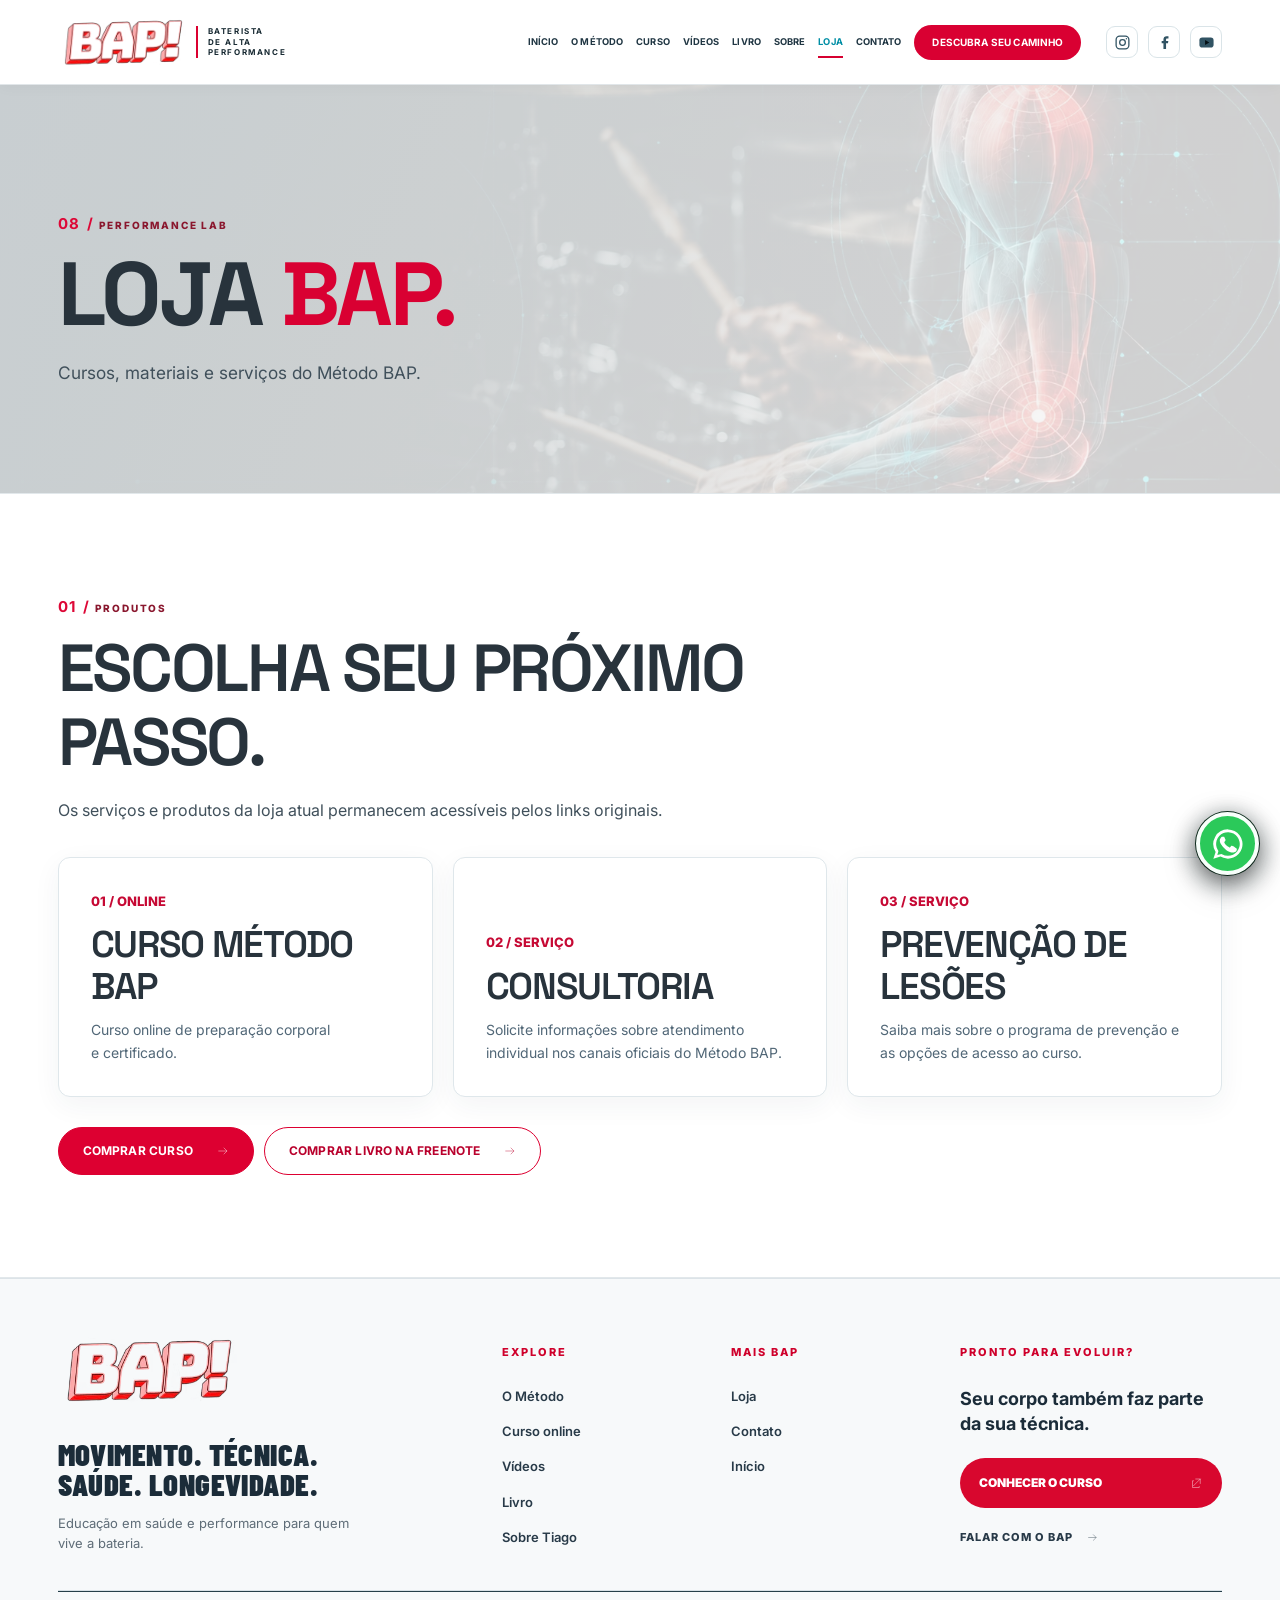
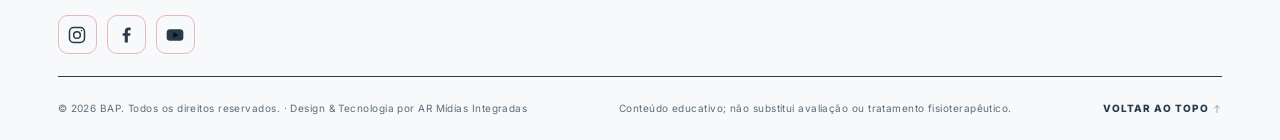
<file: loja.html>
<!doctype html><html lang="pt-BR"><head><meta charset="UTF-8"><meta name="viewport" content="width=device-width,initial-scale=1,viewport-fit=cover"><meta name="theme-color" content="#f6f9fb"><meta name="description" content="Loja Método BAP: curso, consultoria e programas."><title>Loja — Método BAP</title><script>document.documentElement.dataset.theme="light"</script><link rel="stylesheet" href="styles.css"><link rel="stylesheet" href="bap-typography.css"><link rel="stylesheet" href="bap-icons.css"></head><body id="top"><header><div class="shell head"><a class="logo" href="index.html" aria-label="Método BAP — Início"><img src="assets/LogoRed1.avif" alt="Marca original BAP!"/><small>BATERISTA<br>DE ALTA<br>PERFORMANCE</small></a><nav class="nav"><a href="index.html" >INÍCIO</a><a href="metodo.html" >O MÉTODO</a><a href="curso.html" >CURSO</a><a href="videos.html" >VÍDEOS</a><a href="livro.html" >LIVRO</a><a href="sobre-o-autor.html" >SOBRE</a><a href="loja.html" aria-current="page">LOJA</a><a href="contato.html" >CONTATO</a><a class="bap-nav-diagnostic" href="index.html#avaliacao">DESCUBRA SEU CAMINHO</a></nav><div class="bap-header-socials" aria-label="Redes sociais do Método BAP"><a href="https://www.instagram.com/tiagoguimaraesfisio/" target="_blank" rel="noopener noreferrer" aria-label="Abrir Instagram do Tiago Guimarães" title="Instagram"><svg viewBox="0 0 24 24" fill="none" stroke="currentColor" stroke-width="1.8" aria-hidden="true"><rect x="3" y="3" width="18" height="18" rx="5"/><circle cx="12" cy="12" r="4"/><circle cx="17.5" cy="6.6" r="1" fill="currentColor" stroke="none"/></svg><span class="sr-only">Instagram</span></a><a href="https://www.facebook.com/fisiobateria/" target="_blank" rel="noopener noreferrer" aria-label="Abrir Facebook do Tiago Guimarães" title="Facebook"><svg viewBox="0 0 24 24" fill="currentColor" aria-hidden="true"><path d="M14.2 21v-8h2.7l.5-3.2h-3.2v-2c0-1 .3-1.6 1.7-1.6h1.7V3.3c-.3-.1-1.3-.3-2.6-.3-2.8 0-4.5 1.7-4.5 4.7v2.1H8V13h2.5v8z"/></svg><span class="sr-only">Facebook</span></a><a href="https://www.youtube.com/user/tiagoataidee" target="_blank" rel="noopener noreferrer" aria-label="Abrir YouTube do Tiago Guimarães" title="YouTube"><svg viewBox="0 0 24 24" fill="none" aria-hidden="true"><rect x="2" y="5" width="20" height="14" rx="4" fill="currentColor"/><path d="m10 8.5 6 3.5-6 3.5z" fill="#051015"/></svg><span class="sr-only">YouTube</span></a></div><button class="hamb" id="menub" aria-expanded="false" aria-label="Abrir menu"><svg class="bap-icon" viewBox="0 0 48 48" aria-hidden="true" focusable="false"><use href="assets/bap-icons.svg#menu"></use></svg></button></div><nav class="drawer" id="drawer"><a href="index.html">Início</a><a href="metodo.html">O Método</a><a href="curso.html">Curso</a><a href="videos.html">Vídeos</a><a href="livro.html">Livro</a><a href="sobre-o-autor.html">Sobre</a><a href="loja.html">Loja</a><a href="contato.html">Contato</a><a class="bap-drawer-diagnostic" href="index.html#avaliacao">FAZER AVALIAÇÃO EDUCATIVA</a><div class="bap-drawer-socials" aria-label="Redes sociais do Método BAP"><a href="https://www.instagram.com/tiagoguimaraesfisio/" target="_blank" rel="noopener noreferrer" aria-label="Abrir Instagram do Tiago Guimarães" title="Instagram"><svg viewBox="0 0 24 24" fill="none" stroke="currentColor" stroke-width="1.8" aria-hidden="true"><rect x="3" y="3" width="18" height="18" rx="5"/><circle cx="12" cy="12" r="4"/><circle cx="17.5" cy="6.6" r="1" fill="currentColor" stroke="none"/></svg><span class="sr-only">Instagram</span></a><a href="https://www.facebook.com/fisiobateria/" target="_blank" rel="noopener noreferrer" aria-label="Abrir Facebook do Tiago Guimarães" title="Facebook"><svg viewBox="0 0 24 24" fill="currentColor" aria-hidden="true"><path d="M14.2 21v-8h2.7l.5-3.2h-3.2v-2c0-1 .3-1.6 1.7-1.6h1.7V3.3c-.3-.1-1.3-.3-2.6-.3-2.8 0-4.5 1.7-4.5 4.7v2.1H8V13h2.5v8z"/></svg><span class="sr-only">Facebook</span></a><a href="https://www.youtube.com/user/tiagoataidee" target="_blank" rel="noopener noreferrer" aria-label="Abrir YouTube do Tiago Guimarães" title="YouTube"><svg viewBox="0 0 24 24" fill="none" aria-hidden="true"><rect x="2" y="5" width="20" height="14" rx="4" fill="currentColor"/><path d="m10 8.5 6 3.5-6 3.5z" fill="#051015"/></svg><span class="sr-only">YouTube</span></a></div></nav></header><main><section class="pagehero"><div class="shell"><div class="eyebrow"><b>08 /</b> PERFORMANCE LAB</div><h1>LOJA <em>BAP.</em></h1><p class="intro">Cursos, materiais e serviços do Método BAP.</p></div></section><section class="section shell " id="produtos"><div class="eyebrow"><b>01 /</b> PRODUTOS</div><h2>ESCOLHA SEU PRÓXIMO PASSO.</h2><p class="intro">Os serviços e produtos da loja atual permanecem acessíveis pelos links originais.</p><div class="cards"><article class="card"><div class="num">01 / ONLINE</div><h3>CURSO MÉTODO BAP</h3><p>Curso online de preparação corporal e certificado.</p></article><article class="card"><div class="num">02 / SERVIÇO</div><h3>CONSULTORIA</h3><p>Solicite informações sobre atendimento individual nos canais oficiais do Método BAP.</p></article><article class="card"><div class="num">03 / SERVIÇO</div><h3>PREVENÇÃO DE LESÕES</h3><p>Saiba mais sobre o programa de prevenção e as opções de acesso ao curso.</p></article></div><div class="actions"><a class="btn " href="https://pay.hotmart.com/I10074887J" target="_blank" rel="noopener noreferrer">COMPRAR CURSO <span><svg class="bap-icon" viewBox="0 0 48 48" aria-hidden="true" focusable="false"><use href="assets/bap-icons.svg#seta"></use></svg></span></a><a class="btn secondary" href="https://www.freenote.com.br/produto.asp?shw_ukey=46234092200FSWL4E9" target="_blank" rel="noopener noreferrer">COMPRAR LIVRO NA FREENOTE <span><svg class="bap-icon" viewBox="0 0 48 48" aria-hidden="true" focusable="false"><use href="assets/bap-icons.svg#seta"></use></svg></span></a></div></section></main><footer class="bap-footer" id="rodape"><div class="shell bap-footer-inner"><div class="bap-footer-top"><div class="bap-footer-brand"><a href="index.html" class="bap-footer-logo" aria-label="Método BAP — voltar ao início"><img src="assets/LogoRed1.avif" alt="BAP! Baterista de Alta Performance" loading="lazy"></a><p>MOVIMENTO. TÉCNICA.<br><strong>SAÚDE. LONGEVIDADE.</strong></p><span>Educação em saúde e performance para quem vive a bateria.</span></div><div class="bap-footer-menu"><div class="bap-footer-heading">EXPLORE</div><nav aria-label="Navegação do rodapé"><a href="metodo.html">O Método</a><a href="curso.html">Curso online</a><a href="videos.html">Vídeos</a><a href="livro.html">Livro</a><a href="sobre-o-autor.html">Sobre Tiago</a></nav></div><div class="bap-footer-menu"><div class="bap-footer-heading">MAIS BAP</div><nav aria-label="Mais páginas"><a href="loja.html">Loja</a><a href="contato.html">Contato</a><a href="index.html">Início</a></nav></div><div class="bap-footer-cta"><div class="bap-footer-heading">PRONTO PARA EVOLUIR?</div><p>Seu corpo também faz parte da sua técnica.</p><a class="bap-footer-button" href="https://pay.hotmart.com/I10074887J" target="_blank" rel="noopener noreferrer" data-track="checkout_click">CONHECER O CURSO <span aria-hidden="true"><svg class="bap-icon" viewBox="0 0 48 48" aria-hidden="true" focusable="false"><use href="assets/bap-icons.svg#externo"></use></svg></span></a><a class="bap-footer-contact" href="contato.html">FALAR COM O BAP <span aria-hidden="true"><svg class="bap-icon" viewBox="0 0 48 48" aria-hidden="true" focusable="false"><use href="assets/bap-icons.svg#seta"></use></svg></span></a></div></div><div class="bap-footer-socials" aria-label="Redes sociais do Método BAP"><a href="https://www.instagram.com/tiagoguimaraesfisio/" target="_blank" rel="noopener noreferrer" aria-label="Abrir Instagram do Tiago Guimarães" title="Instagram"><svg viewBox="0 0 24 24" fill="none" stroke="currentColor" stroke-width="1.8" aria-hidden="true"><rect x="3" y="3" width="18" height="18" rx="5"/><circle cx="12" cy="12" r="4"/><circle cx="17.5" cy="6.6" r="1" fill="currentColor" stroke="none"/></svg><span class="sr-only">Instagram</span></a><a href="https://www.facebook.com/fisiobateria/" target="_blank" rel="noopener noreferrer" aria-label="Abrir Facebook do Tiago Guimarães" title="Facebook"><svg viewBox="0 0 24 24" fill="currentColor" aria-hidden="true"><path d="M14.2 21v-8h2.7l.5-3.2h-3.2v-2c0-1 .3-1.6 1.7-1.6h1.7V3.3c-.3-.1-1.3-.3-2.6-.3-2.8 0-4.5 1.7-4.5 4.7v2.1H8V13h2.5v8z"/></svg><span class="sr-only">Facebook</span></a><a href="https://www.youtube.com/user/tiagoataidee" target="_blank" rel="noopener noreferrer" aria-label="Abrir YouTube do Tiago Guimarães" title="YouTube"><svg viewBox="0 0 24 24" fill="none" aria-hidden="true"><rect x="2" y="5" width="20" height="14" rx="4" fill="currentColor"/><path d="m10 8.5 6 3.5-6 3.5z" fill="#051015"/></svg><span class="sr-only">YouTube</span></a></div><div class="bap-footer-bottom"><span>© <span class="bap-footer-year">2026</span> BAP. Todos os direitos reservados. · Design &amp; Tecnologia por AR Mídias Integradas</span><span>Conteúdo educativo; não substitui avaliação ou tratamento fisioterapêutico.</span><a href="#top" class="bap-footer-toplink" data-footer-top>VOLTAR AO TOPO <svg class="bap-icon" viewBox="0 0 48 48" aria-hidden="true" focusable="false"><use href="assets/bap-icons.svg#acima"></use></svg></a></div></div></footer><nav class="bottom" aria-label="Navegação mobile"><a href="index.html" ><span><svg class="bap-icon" viewBox="0 0 48 48" aria-hidden="true" focusable="false"><use href="assets/bap-icons.svg#inicio"></use></svg></span>Início</a><a href="metodo.html" ><span><svg class="bap-icon" viewBox="0 0 48 48" aria-hidden="true" focusable="false"><use href="assets/bap-icons.svg#metodo"></use></svg></span>Método</a><a href="curso.html" ><span><svg class="bap-icon" viewBox="0 0 48 48" aria-hidden="true" focusable="false"><use href="assets/bap-icons.svg#curso"></use></svg></span>Curso</a><a href="videos.html" ><span><svg class="bap-icon" viewBox="0 0 48 48" aria-hidden="true" focusable="false"><use href="assets/bap-icons.svg#videos"></use></svg></span>Vídeos</a><a href="loja.html" aria-current="page"><span><svg class="bap-icon" viewBox="0 0 48 48" aria-hidden="true" focusable="false"><use href="assets/bap-icons.svg#loja"></use></svg></span>Loja</a></nav><script src="site.js"></script><a class="bap-whatsapp-float" href="contato.html" aria-label="Entrar em contato com o Método BAP" title="Falar com o BAP"><svg viewBox="0 0 32 32" fill="currentColor" aria-hidden="true"><path d="M16 3a13 13 0 0 0-11 20L3 29l6.3-1.8A13 13 0 1 0 16 3zm0 23.5a10.5 10.5 0 0 1-5.4-1.5l-.4-.2-3.7 1 1-3.6-.3-.4A10.5 10.5 0 1 1 16 26.5zm5.7-7.9c-.3-.2-1.8-.9-2.1-1-.3-.1-.5-.2-.8.2-.2.3-.8 1-.9 1.1-.2.2-.4.2-.7.1-.3-.2-1.3-.5-2.5-1.6-1-1-1.7-2.2-1.9-2.6-.2-.4 0-.6.1-.8l.6-.7c.2-.2.2-.4.3-.6.1-.2 0-.4-.1-.6l-.9-2.2c-.2-.5-.5-.4-.8-.4H11c-.3 0-.7.1-1 .5-.3.4-1.3 1.3-1.3 3.1s1.4 3.5 1.6 3.7c.2.3 2.8 4.3 6.8 6 .9.4 1.6.6 2.2.7.9.2 1.7.1 2.3-.1.7-.2 1.8-.8 2-1.6.3-.8.3-1.5.2-1.6-.1-.2-.3-.3-.6-.5z"/></svg></a></body></html>
</file>
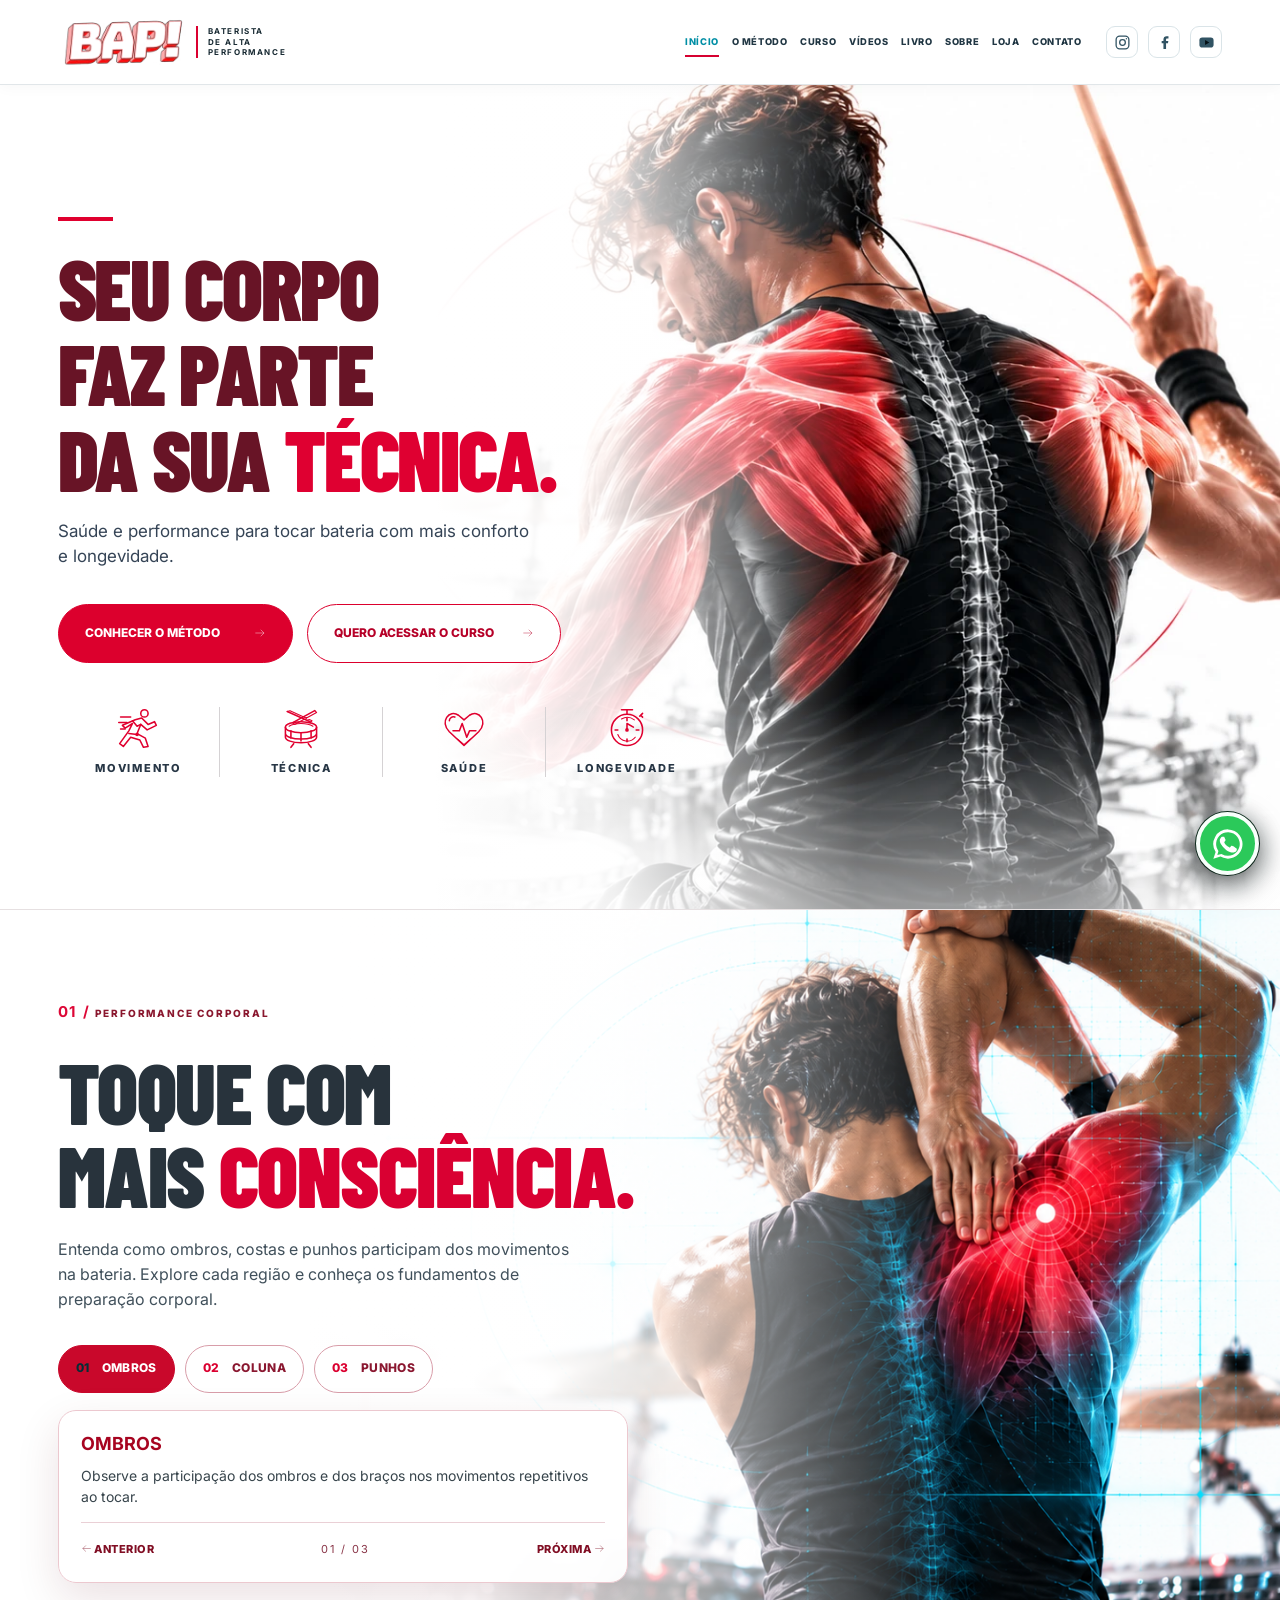
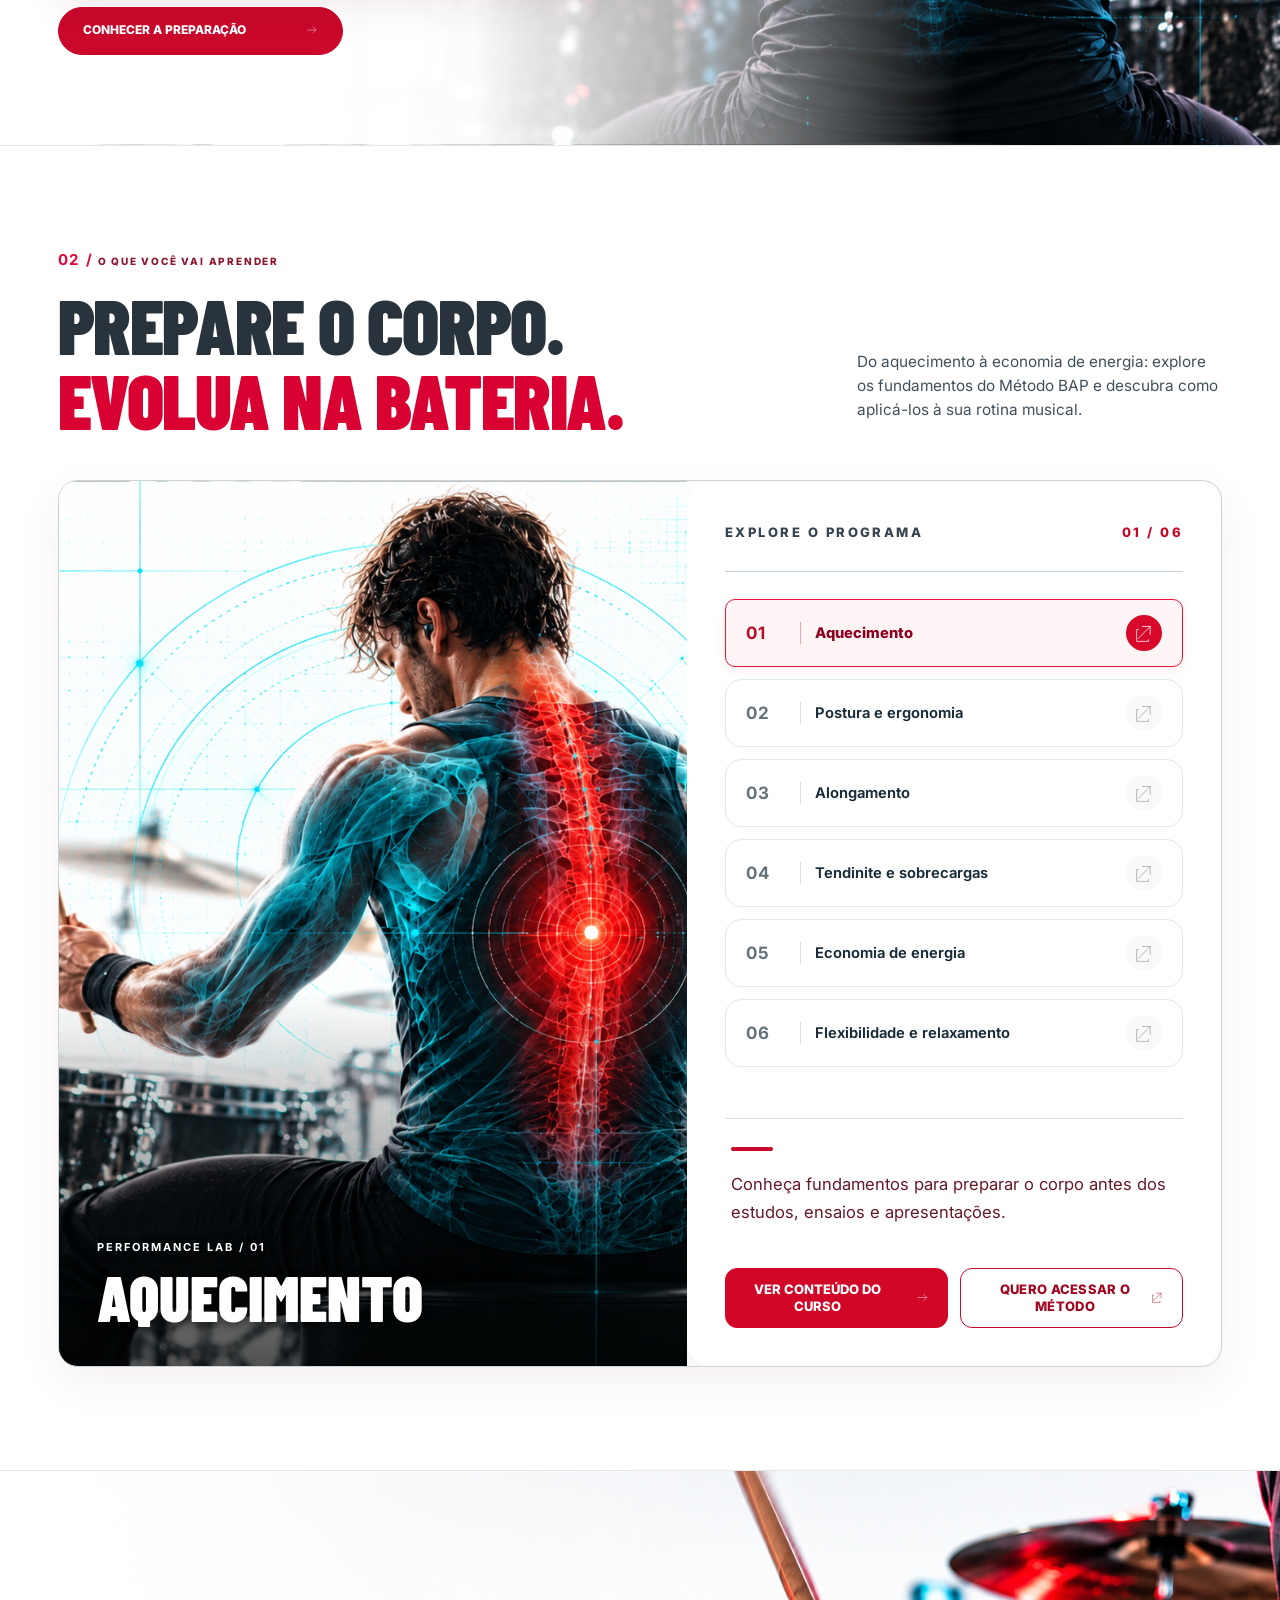
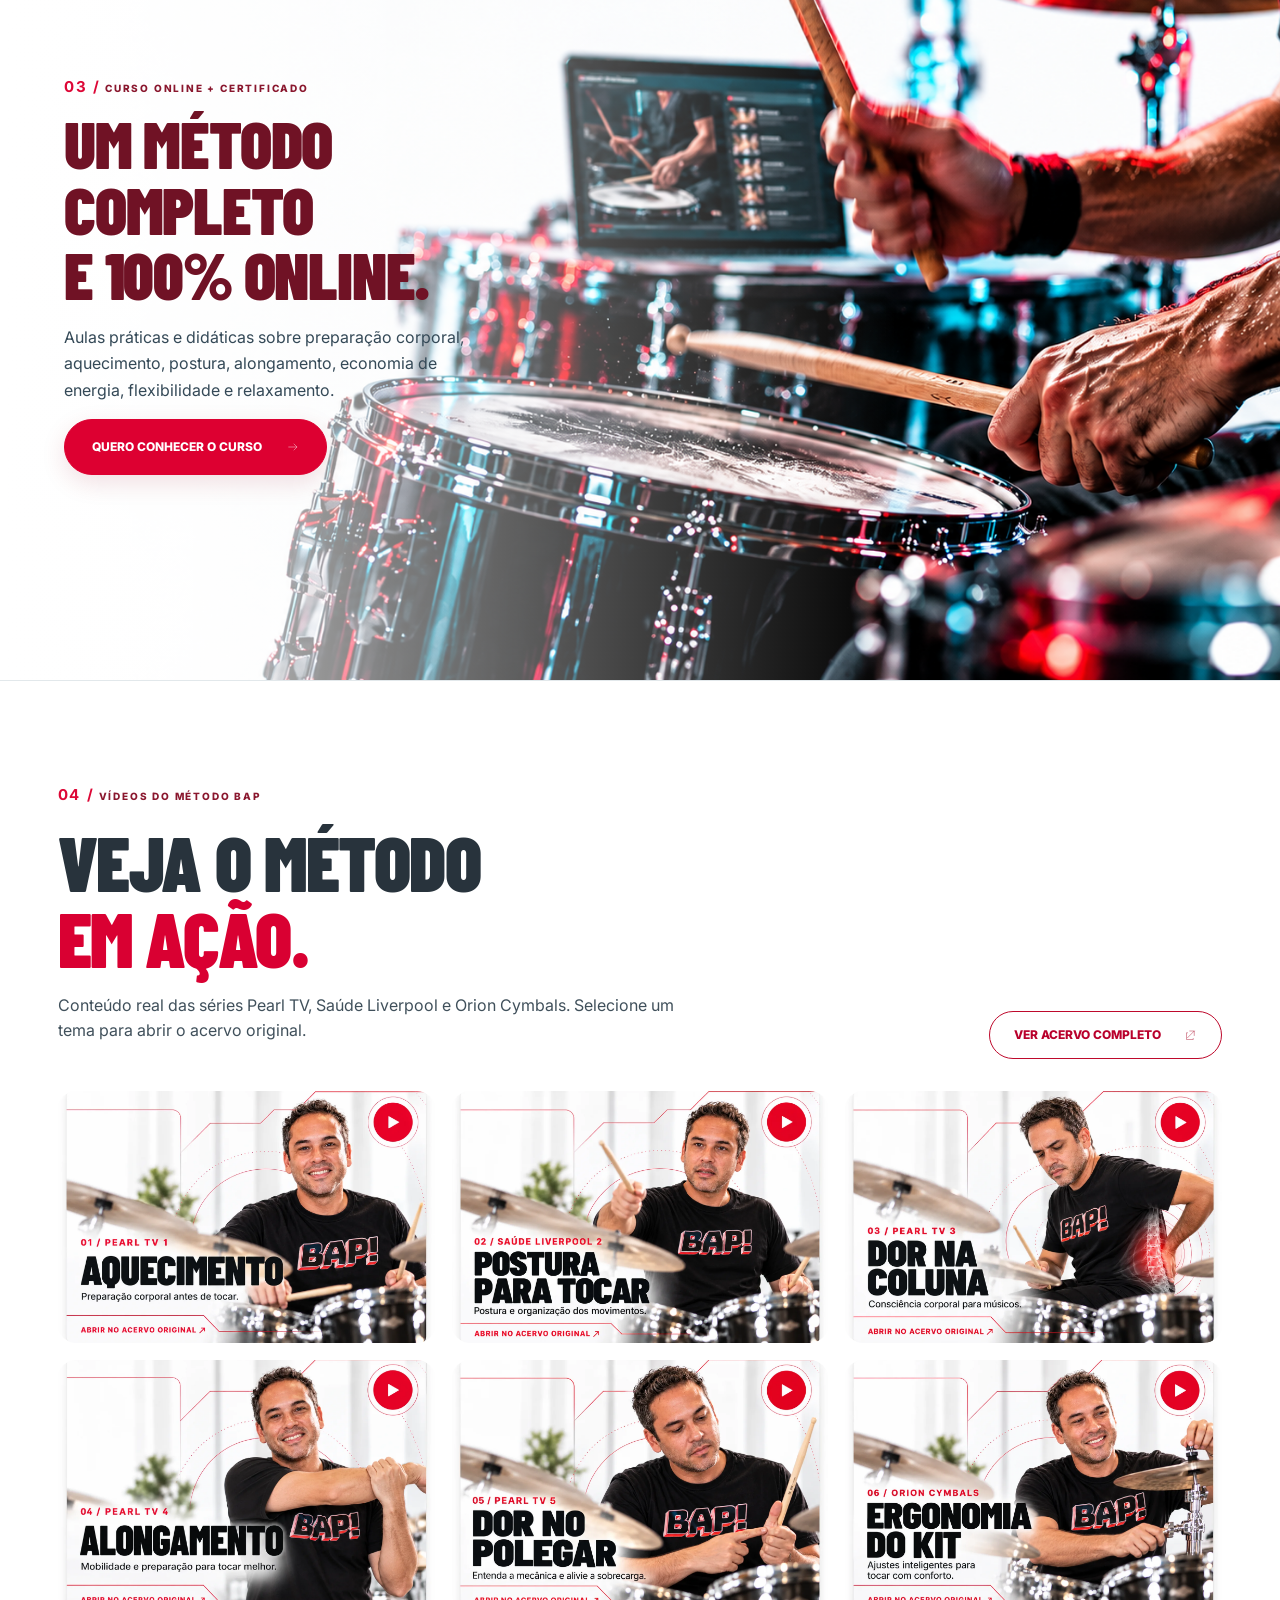
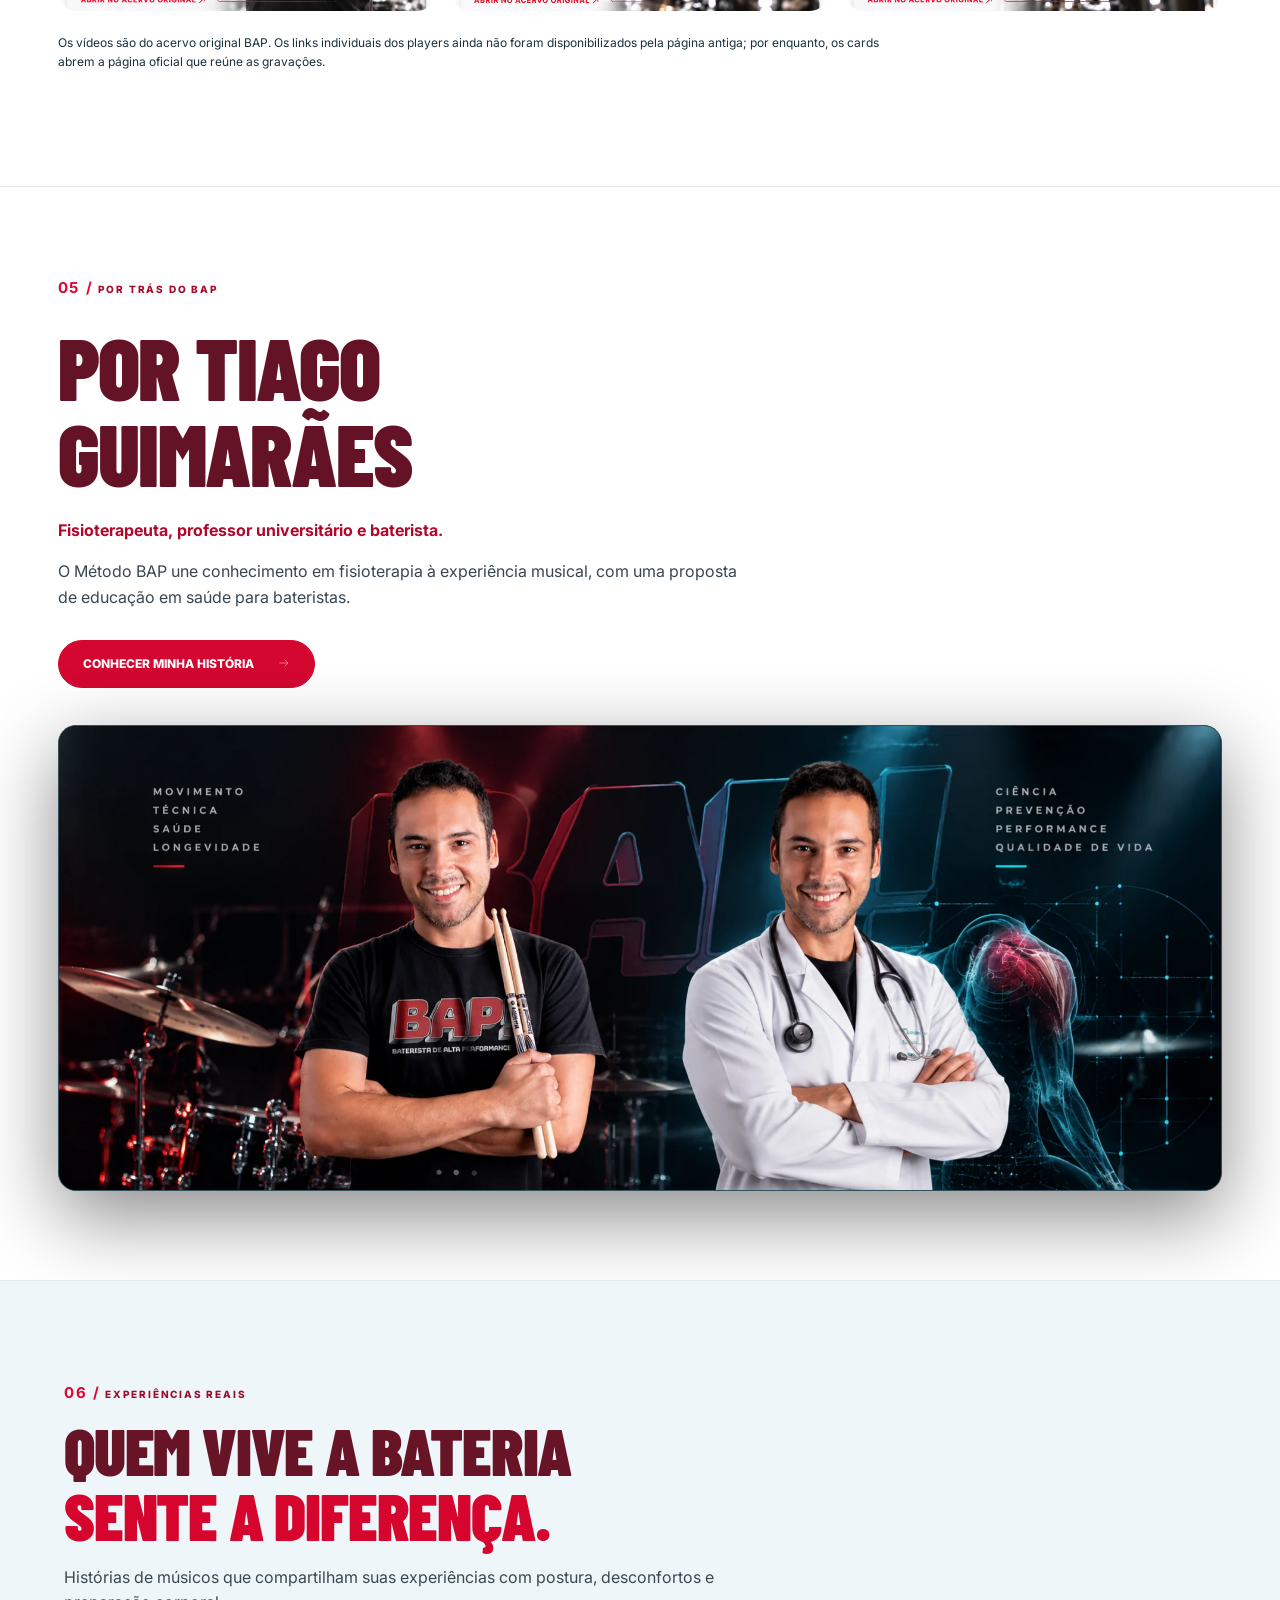
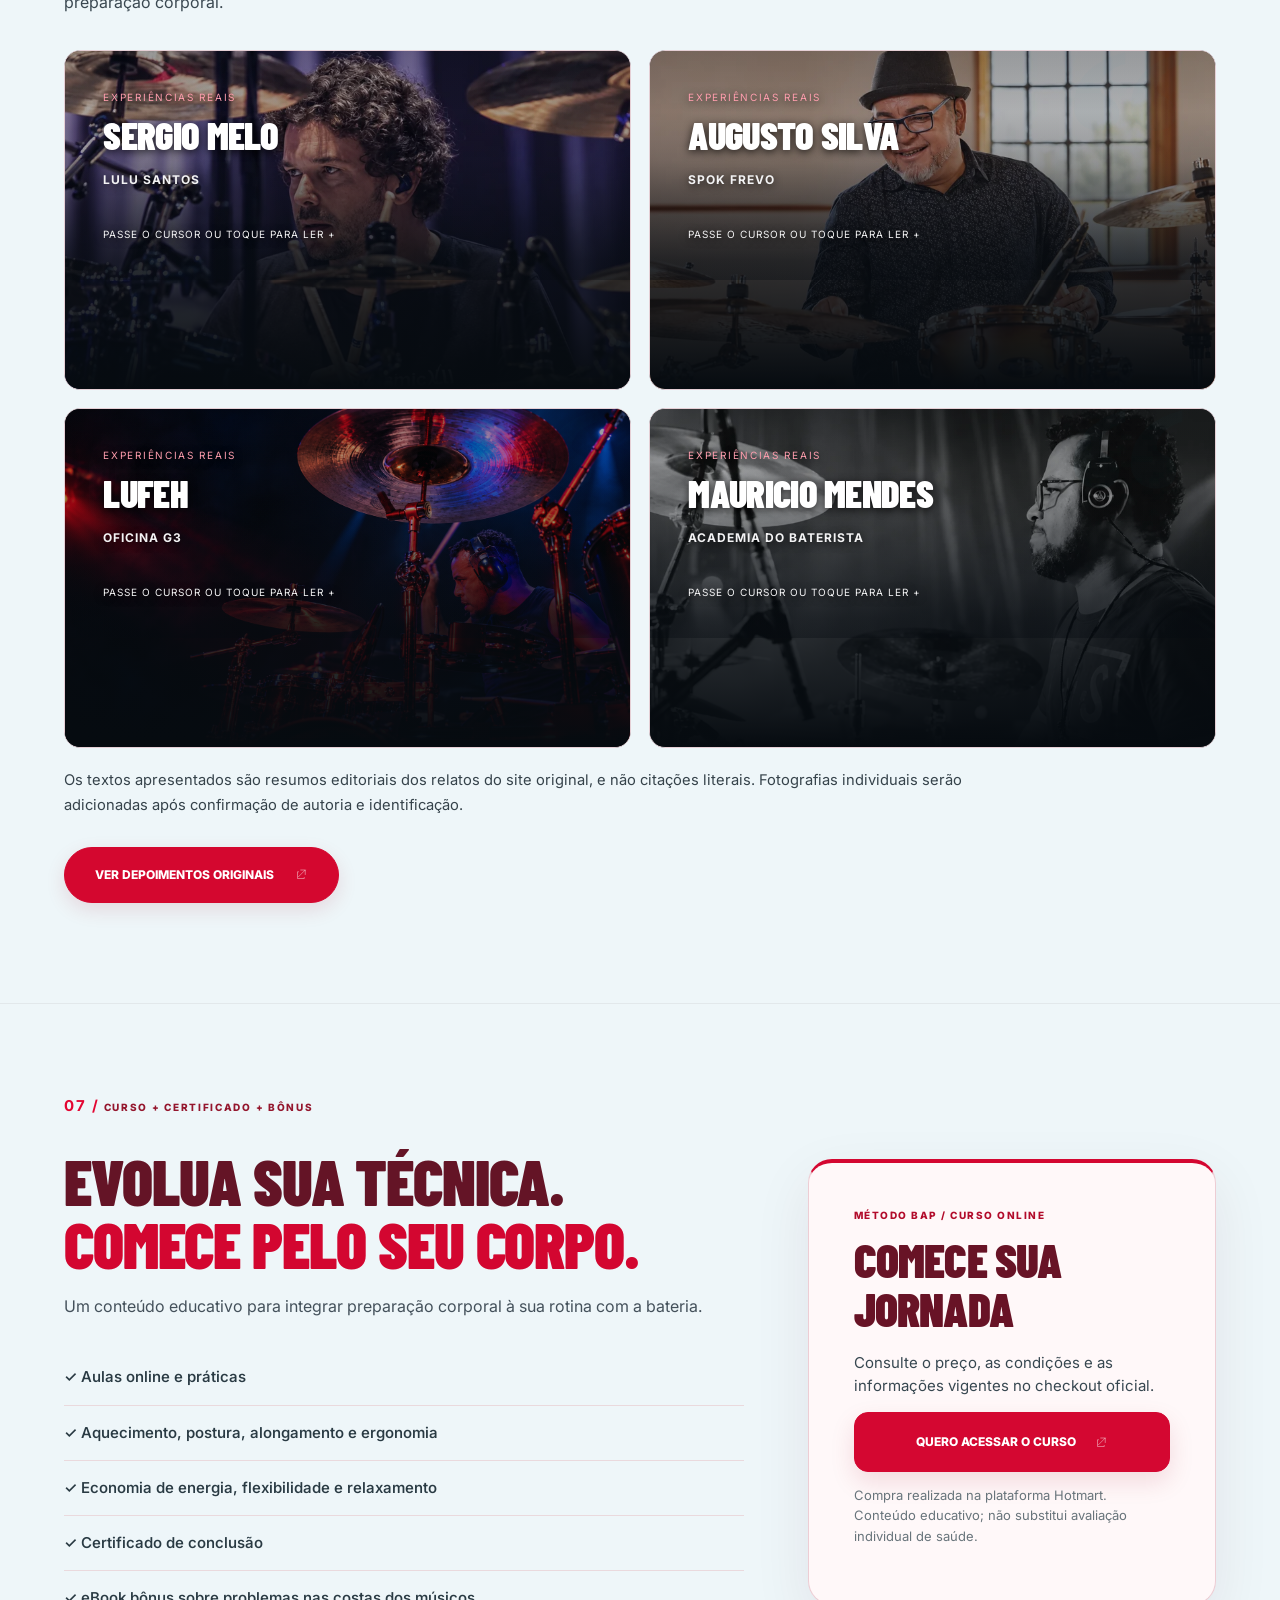
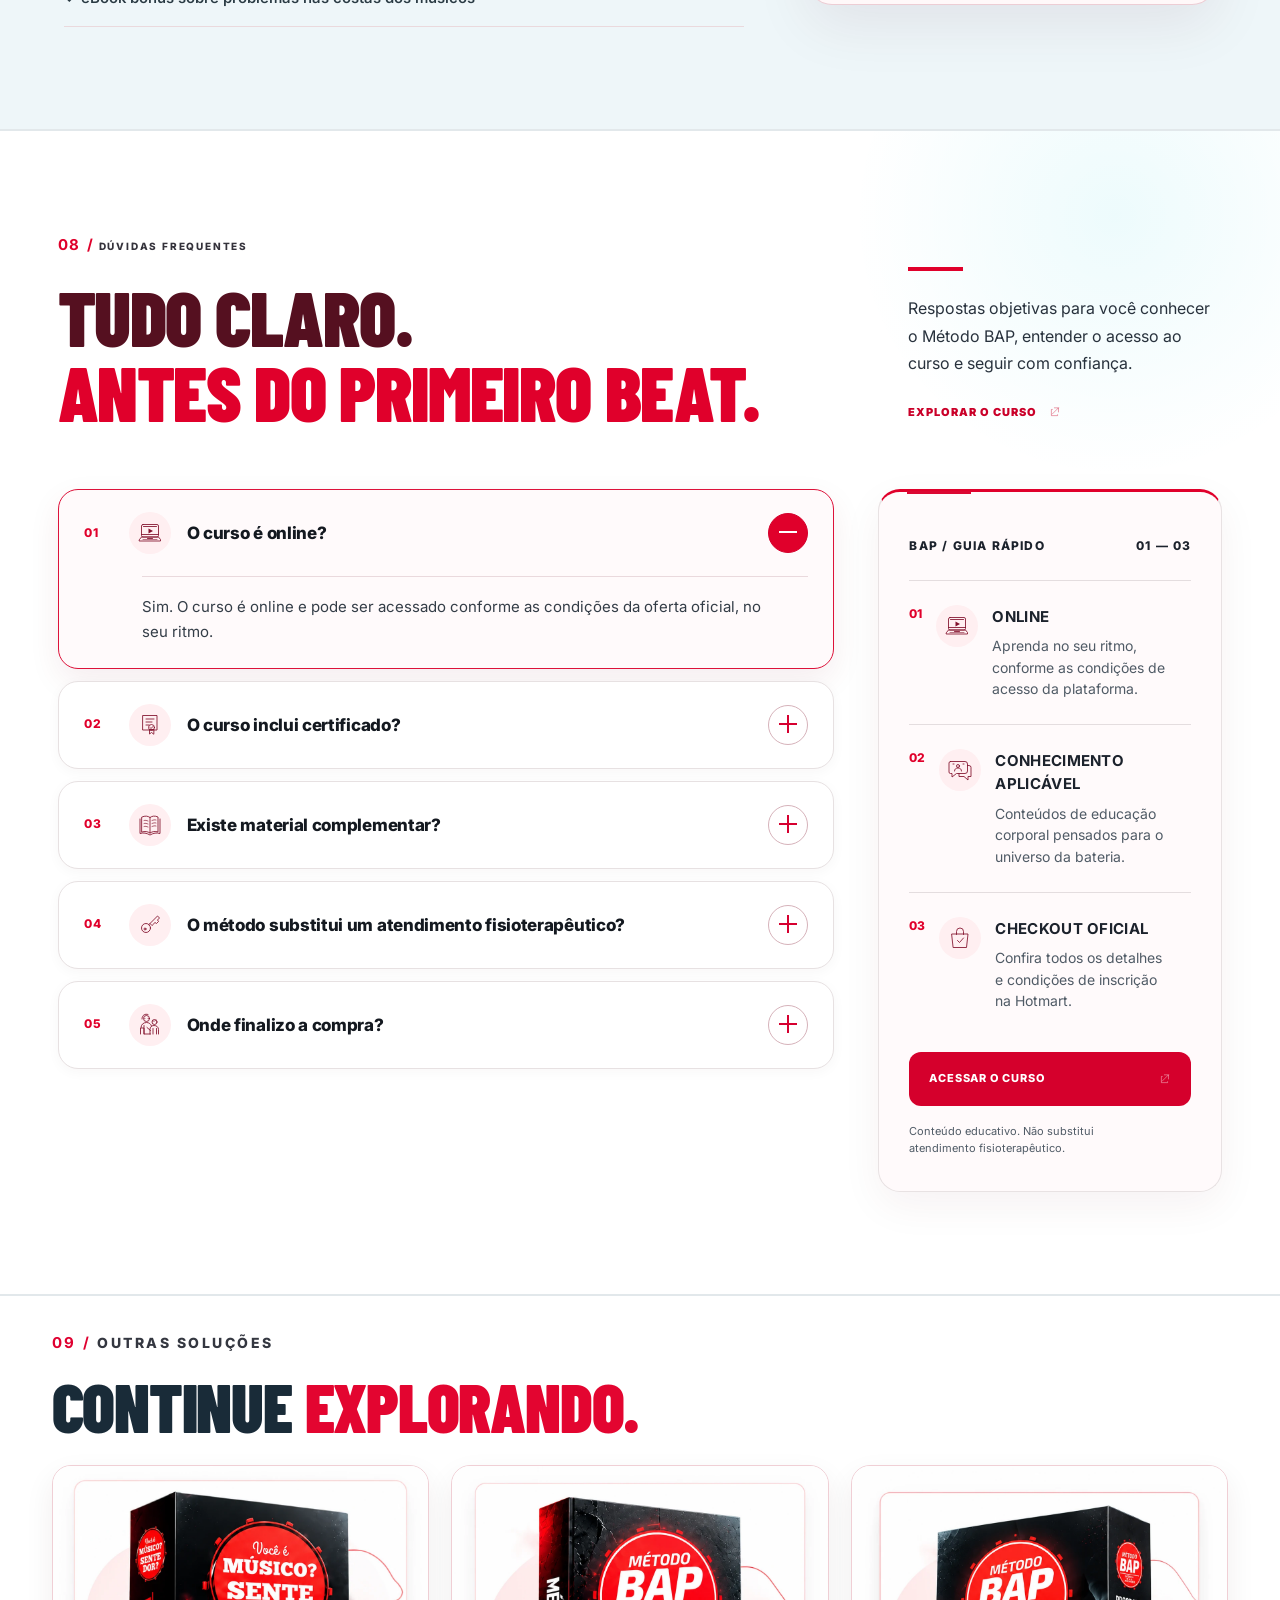
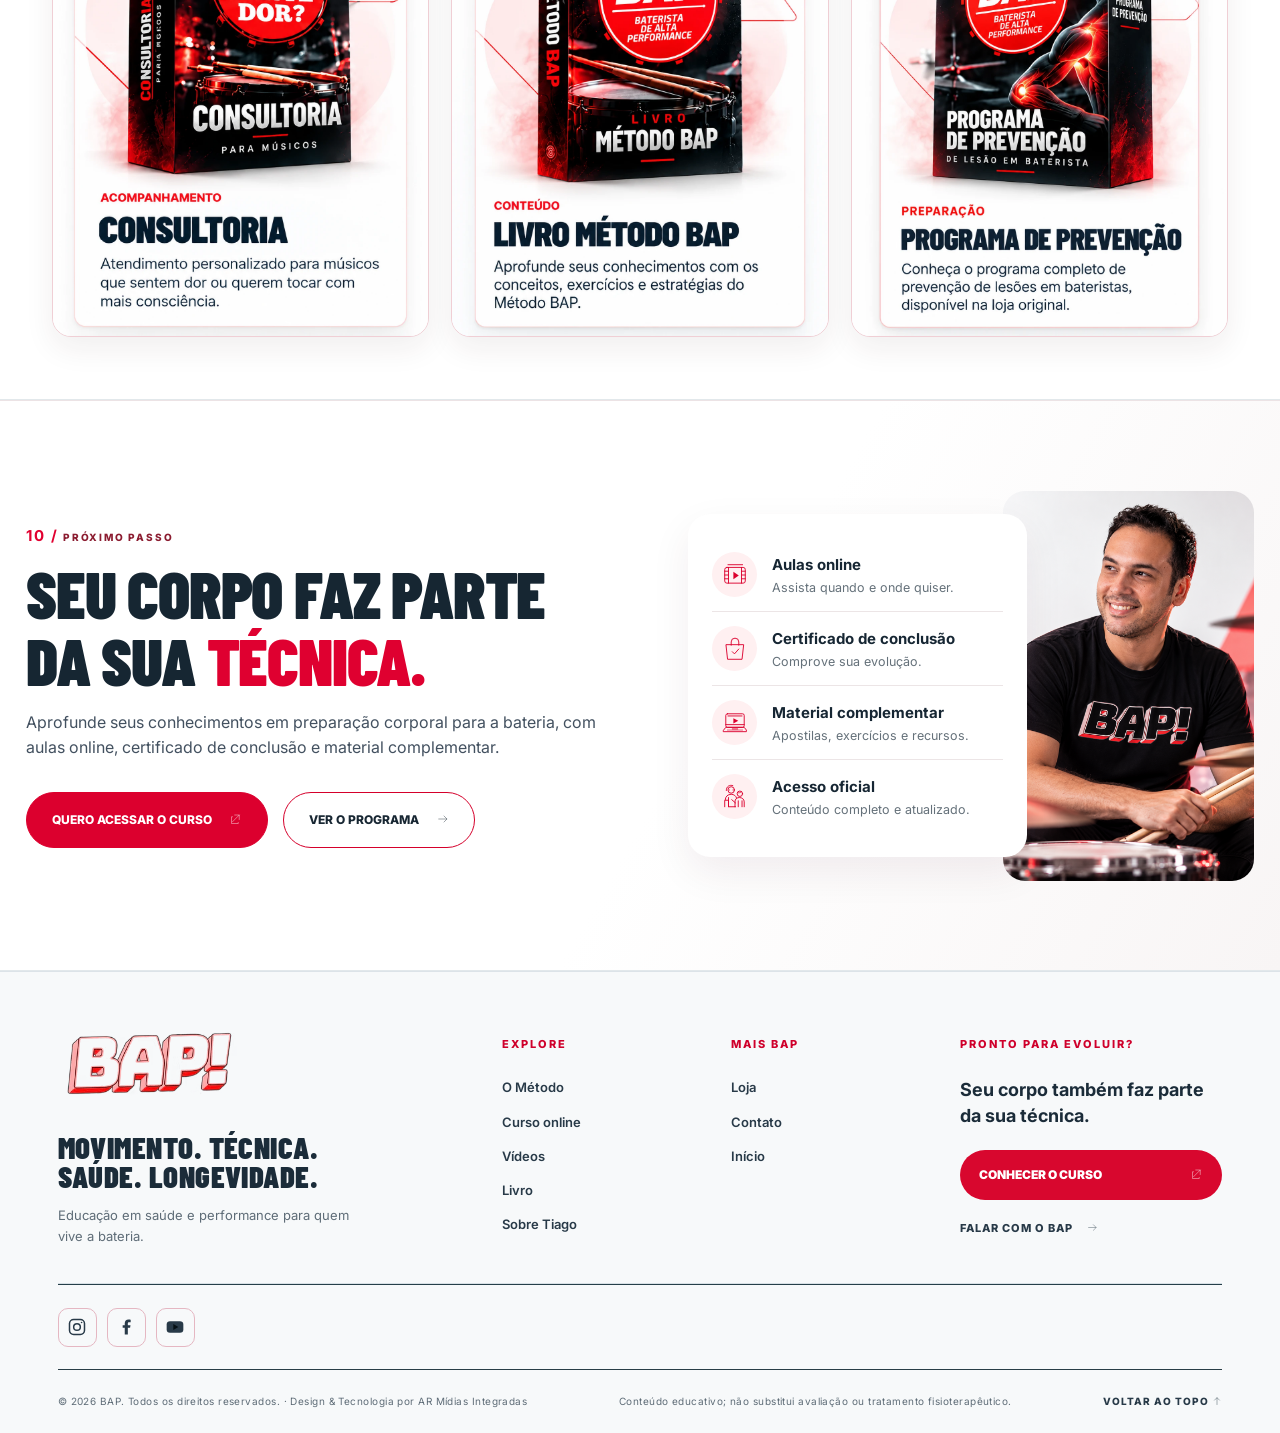
<file: site-classico.html>
<!doctype html><html lang="pt-BR"><head><meta charset="UTF-8"><meta name="viewport" content="width=device-width,initial-scale=1,viewport-fit=cover"><meta name="theme-color" content="#f6f9fb"><meta name="description" content="Método BAP: saúde, técnica e preparação corporal para bateristas."><title>Site clássico — Método BAP</title><script>document.documentElement.dataset.theme="light"</script><link rel="stylesheet" href="styles.css"><link rel="stylesheet" href="bap-icons.css"></head><body id="top"><header><div class="shell head"><a class="logo" href="index.html" aria-label="Método BAP — Início"><img src="assets/LogoRed1.avif" alt="Marca original BAP!"/><small>BATERISTA<br>DE ALTA<br>PERFORMANCE</small></a><nav class="nav"><a href="index.html" aria-current="page">INÍCIO</a><a href="metodo.html" >O MÉTODO</a><a href="curso.html" >CURSO</a><a href="videos.html" >VÍDEOS</a><a href="livro.html" >LIVRO</a><a href="sobre-o-autor.html" >SOBRE</a><a href="loja.html" >LOJA</a><a href="contato.html" >CONTATO</a></nav><div class="bap-header-socials" aria-label="Redes sociais do Método BAP"><a href="https://www.instagram.com/tiagoguimaraesfisio/" target="_blank" rel="noopener noreferrer" aria-label="Abrir Instagram do Tiago Guimarães" title="Instagram"><svg viewBox="0 0 24 24" fill="none" stroke="currentColor" stroke-width="1.8" aria-hidden="true"><rect x="3" y="3" width="18" height="18" rx="5"/><circle cx="12" cy="12" r="4"/><circle cx="17.5" cy="6.6" r="1" fill="currentColor" stroke="none"/></svg><span class="sr-only">Instagram</span></a><a href="https://www.facebook.com/fisiobateria/" target="_blank" rel="noopener noreferrer" aria-label="Abrir Facebook do Tiago Guimarães" title="Facebook"><svg viewBox="0 0 24 24" fill="currentColor" aria-hidden="true"><path d="M14.2 21v-8h2.7l.5-3.2h-3.2v-2c0-1 .3-1.6 1.7-1.6h1.7V3.3c-.3-.1-1.3-.3-2.6-.3-2.8 0-4.5 1.7-4.5 4.7v2.1H8V13h2.5v8z"/></svg><span class="sr-only">Facebook</span></a><a href="https://www.youtube.com/user/tiagoataidee" target="_blank" rel="noopener noreferrer" aria-label="Abrir YouTube do Tiago Guimarães" title="YouTube"><svg viewBox="0 0 24 24" fill="none" aria-hidden="true"><rect x="2" y="5" width="20" height="14" rx="4" fill="currentColor"/><path d="m10 8.5 6 3.5-6 3.5z" fill="#051015"/></svg><span class="sr-only">YouTube</span></a></div><button class="hamb" id="menub" aria-expanded="false" aria-label="Abrir menu"><svg class="bap-icon" viewBox="0 0 48 48" aria-hidden="true" focusable="false"><use href="assets/bap-icons.svg#menu"></use></svg></button></div><nav class="drawer" id="drawer"><a href="index.html">Início</a><a href="metodo.html">O Método</a><a href="curso.html">Curso</a><a href="videos.html">Vídeos</a><a href="livro.html">Livro</a><a href="sobre-o-autor.html">Sobre</a><a href="loja.html">Loja</a><a href="contato.html">Contato</a><div class="bap-drawer-socials" aria-label="Redes sociais do Método BAP"><a href="https://www.instagram.com/tiagoguimaraesfisio/" target="_blank" rel="noopener noreferrer" aria-label="Abrir Instagram do Tiago Guimarães" title="Instagram"><svg viewBox="0 0 24 24" fill="none" stroke="currentColor" stroke-width="1.8" aria-hidden="true"><rect x="3" y="3" width="18" height="18" rx="5"/><circle cx="12" cy="12" r="4"/><circle cx="17.5" cy="6.6" r="1" fill="currentColor" stroke="none"/></svg><span class="sr-only">Instagram</span></a><a href="https://www.facebook.com/fisiobateria/" target="_blank" rel="noopener noreferrer" aria-label="Abrir Facebook do Tiago Guimarães" title="Facebook"><svg viewBox="0 0 24 24" fill="currentColor" aria-hidden="true"><path d="M14.2 21v-8h2.7l.5-3.2h-3.2v-2c0-1 .3-1.6 1.7-1.6h1.7V3.3c-.3-.1-1.3-.3-2.6-.3-2.8 0-4.5 1.7-4.5 4.7v2.1H8V13h2.5v8z"/></svg><span class="sr-only">Facebook</span></a><a href="https://www.youtube.com/user/tiagoataidee" target="_blank" rel="noopener noreferrer" aria-label="Abrir YouTube do Tiago Guimarães" title="YouTube"><svg viewBox="0 0 24 24" fill="none" aria-hidden="true"><rect x="2" y="5" width="20" height="14" rx="4" fill="currentColor"/><path d="m10 8.5 6 3.5-6 3.5z" fill="#051015"/></svg><span class="sr-only">YouTube</span></a></div></nav></header><main><section class="hero" id="inicio"><div class="shell"><div class="bar"></div><h1>SEU CORPO<br>FAZ PARTE<br>DA SUA <em>TÉCNICA.</em></h1><p class="intro">Saúde e performance para tocar bateria com mais conforto e longevidade.</p><div class="actions"><a class="btn " href="#preparacao" >CONHECER O MÉTODO <span><svg class="bap-icon" viewBox="0 0 48 48" aria-hidden="true" focusable="false"><use href="assets/bap-icons.svg#seta"></use></svg></span></a><a class="btn secondary" href="#oferta" >QUERO ACESSAR O CURSO <span><svg class="bap-icon" viewBox="0 0 48 48" aria-hidden="true" focusable="false"><use href="assets/bap-icons.svg#seta"></use></svg></span></a></div><div class="bap-hero-pillars" aria-label="Pilares do Método BAP"><div><span aria-hidden="true"><svg class="bap-icon" viewBox="0 0 48 48" aria-hidden="true" focusable="false"><use href="assets/bap-icons.svg#movimento"></use></svg></span><strong>MOVIMENTO</strong></div><div><span aria-hidden="true"><svg class="bap-icon" viewBox="0 0 48 48" aria-hidden="true" focusable="false"><use href="assets/bap-icons.svg#ritmo"></use></svg></span><strong>TÉCNICA</strong></div><div><span aria-hidden="true"><svg class="bap-icon" viewBox="0 0 48 48" aria-hidden="true" focusable="false"><use href="assets/bap-icons.svg#saude"></use></svg></span><strong>SAÚDE</strong></div><div><span aria-hidden="true"><svg class="bap-icon" viewBox="0 0 48 48" aria-hidden="true" focusable="false"><use href="assets/bap-icons.svg#longevidade"></use></svg></span><strong>LONGEVIDADE</strong></div></div></div></section><section class="section body-experience area-ombros" id="corpo" aria-label="Explorar regiões do corpo"><div class="body-experience-image" aria-hidden="true"></div><div class="shell body-experience-content"><div class="body-copy"><div class="eyebrow"><b>01 /</b> PERFORMANCE CORPORAL</div><h2>TOQUE COM<br>MAIS <em>CONSCIÊNCIA.</em></h2><p class="intro">Entenda como ombros, costas e punhos participam dos movimentos na bateria. Explore cada região e conheça os fundamentos de preparação corporal.</p><div class="body-region-control" role="group" aria-label="Selecionar região corporal"><button type="button" class="region-tab active" data-region="ombros" aria-pressed="true"><span>01</span> OMBROS</button><button type="button" class="region-tab" data-region="costas" aria-pressed="false"><span>02</span> COLUNA</button><button type="button" class="region-tab" data-region="punhos" aria-pressed="false"><span>03</span> PUNHOS</button></div><div class="region-description" aria-live="polite"><strong id="areatitle">OMBROS</strong><p id="areadesc">Observe a participação dos ombros e dos braços nos movimentos repetitivos ao tocar.</p><div class="region-navigation"><button type="button" id="region-prev" aria-label="Região anterior"><svg class="bap-icon" viewBox="0 0 48 48" aria-hidden="true" focusable="false"><use href="assets/bap-icons.svg#voltar"></use></svg> ANTERIOR</button><span id="region-count">01 / 03</span><button type="button" id="region-next" aria-label="Próxima região">PRÓXIMA <svg class="bap-icon" viewBox="0 0 48 48" aria-hidden="true" focusable="false"><use href="assets/bap-icons.svg#seta"></use></svg></button></div></div><a class="btn" href="#preparacao">CONHECER A PREPARAÇÃO <span><svg class="bap-icon" viewBox="0 0 48 48" aria-hidden="true" focusable="false"><use href="assets/bap-icons.svg#seta"></use></svg></span></a></div></div></section><section class="section learning-lab" id="preparacao"><div class="shell"><div class="eyebrow"><b>02 /</b> O QUE VOCÊ VAI APRENDER</div><div class="learning-heading"><h2>PREPARE O CORPO.<br><em>EVOLUA NA BATERIA.</em></h2><p class="intro">Do aquecimento à economia de energia: explore os fundamentos do Método BAP e descubra como aplicá-los à sua rotina musical.</p></div><div class="learning-stage"><div class="learning-photo" role="img" aria-label="Baterista com visualização anatômica do ombro"><div class="learning-photo-meta"><span>PERFORMANCE LAB / 01</span><strong id="learning-photo-title">AQUECIMENTO</strong></div></div><div class="learning-content"><div class="learning-kicker">EXPLORE O PROGRAMA <span id="learning-index">01 / 06</span></div><div class="learning-topics" role="group" aria-label="Tópicos do curso"><button type="button" class="learning-topic active" data-topic="aquecimento" aria-pressed="true"><span>01</span>Aquecimento<em><svg class="bap-icon" viewBox="0 0 48 48" aria-hidden="true" focusable="false"><use href="assets/bap-icons.svg#externo"></use></svg></em></button><button type="button" class="learning-topic" data-topic="postura" aria-pressed="false"><span>02</span>Postura e ergonomia<em><svg class="bap-icon" viewBox="0 0 48 48" aria-hidden="true" focusable="false"><use href="assets/bap-icons.svg#externo"></use></svg></em></button><button type="button" class="learning-topic" data-topic="alongamento" aria-pressed="false"><span>03</span>Alongamento<em><svg class="bap-icon" viewBox="0 0 48 48" aria-hidden="true" focusable="false"><use href="assets/bap-icons.svg#externo"></use></svg></em></button><button type="button" class="learning-topic" data-topic="tendinite" aria-pressed="false"><span>04</span>Tendinite e sobrecargas<em><svg class="bap-icon" viewBox="0 0 48 48" aria-hidden="true" focusable="false"><use href="assets/bap-icons.svg#externo"></use></svg></em></button><button type="button" class="learning-topic" data-topic="energia" aria-pressed="false"><span>05</span>Economia de energia<em><svg class="bap-icon" viewBox="0 0 48 48" aria-hidden="true" focusable="false"><use href="assets/bap-icons.svg#externo"></use></svg></em></button><button type="button" class="learning-topic" data-topic="relaxamento" aria-pressed="false"><span>06</span>Flexibilidade e relaxamento<em><svg class="bap-icon" viewBox="0 0 48 48" aria-hidden="true" focusable="false"><use href="assets/bap-icons.svg#externo"></use></svg></em></button></div><div class="learning-description" aria-live="polite"><p id="learning-desc">Conheça fundamentos para preparar o corpo antes dos estudos, ensaios e apresentações.</p></div><div class="learning-actions"><a href="curso.html" class="btn">VER CONTEÚDO DO CURSO <span><svg class="bap-icon" viewBox="0 0 48 48" aria-hidden="true" focusable="false"><use href="assets/bap-icons.svg#seta"></use></svg></span></a><a href="https://pay.hotmart.com/I10074887J" class="learning-buy" target="_blank" rel="noopener noreferrer" data-track="checkout_click">QUERO ACESSAR O MÉTODO <svg class="bap-icon" viewBox="0 0 48 48" aria-hidden="true" focusable="false"><use href="assets/bap-icons.svg#externo"></use></svg></a></div></div></div></div></section><section class="section shell cinematic-panel cinematic-course"><div class="split"><div><div class="eyebrow"><b>03 /</b> CURSO ONLINE + CERTIFICADO</div><h2>UM MÉTODO COMPLETO<br>E 100% ONLINE.</h2><p class="intro">Aulas práticas e didáticas sobre preparação corporal, aquecimento, postura, alongamento, economia de energia, flexibilidade e relaxamento.</p><a class="btn " href="https://go.hotmart.com/I10074887J?dp=1" target="_blank" rel="noopener noreferrer">QUERO CONHECER O CURSO <span><svg class="bap-icon" viewBox="0 0 48 48" aria-hidden="true" focusable="false"><use href="assets/bap-icons.svg#seta"></use></svg></span></a></div><div><a class="video" href="videos.html" aria-label="Acessar vídeos do Método BAP"><span class="play" aria-hidden="true"><svg class="bap-icon" viewBox="0 0 48 48" aria-hidden="true" focusable="false"><use href="assets/bap-icons.svg#play"></use></svg></span></a><div class="ticker">AULAS ONLINE · CERTIFICADO DE CONCLUSÃO</div></div></div></section><section class="section bap-video-gallery" id="videos"><div class="shell"><div class="eyebrow"><b>04 /</b> VÍDEOS DO MÉTODO BAP</div><div class="bap-video-heading"><div><h2>VEJA O MÉTODO<br><em>EM AÇÃO.</em></h2><p class="intro">Conteúdo real das séries Pearl TV, Saúde Liverpool e Orion Cymbals. Selecione um tema para abrir o acervo original.</p></div><a class="btn secondary" href="videos.html" target="_blank" rel="noopener noreferrer">VER ACERVO COMPLETO <span><svg class="bap-icon" viewBox="0 0 48 48" aria-hidden="true" focusable="false"><use href="assets/bap-icons.svg#externo"></use></svg></span></a></div><div class="bap-video-grid"><a class="bap-video-card" href="videos.html" target="_blank" rel="noopener noreferrer" aria-label="Abrir acervo original: AQUECIMENTO — PEARL TV 1"><span class="bap-video-art bap-video-art-ombros" aria-hidden="true"></span><span class="bap-video-play" aria-hidden="true"><svg class="bap-icon" viewBox="0 0 48 48" aria-hidden="true" focusable="false"><use href="assets/bap-icons.svg#play"></use></svg></span><span class="bap-video-copy"><span class="bap-video-series">01 / PEARL TV 1</span><strong>AQUECIMENTO</strong><span class="bap-video-desc">Preparação corporal antes de tocar.</span><span class="bap-video-link">ABRIR NO ACERVO ORIGINAL <svg class="bap-icon" viewBox="0 0 48 48" aria-hidden="true" focusable="false"><use href="assets/bap-icons.svg#externo"></use></svg></span></span></a><a class="bap-video-card" href="videos.html" target="_blank" rel="noopener noreferrer" aria-label="Abrir acervo original: POSTURA PARA TOCAR — SAÚDE LIVERPOOL 2"><span class="bap-video-art bap-video-art-coluna" aria-hidden="true"></span><span class="bap-video-play" aria-hidden="true"><svg class="bap-icon" viewBox="0 0 48 48" aria-hidden="true" focusable="false"><use href="assets/bap-icons.svg#play"></use></svg></span><span class="bap-video-copy"><span class="bap-video-series">02 / SAÚDE LIVERPOOL 2</span><strong>POSTURA PARA TOCAR</strong><span class="bap-video-desc">Postura e organização dos movimentos.</span><span class="bap-video-link">ABRIR NO ACERVO ORIGINAL <svg class="bap-icon" viewBox="0 0 48 48" aria-hidden="true" focusable="false"><use href="assets/bap-icons.svg#externo"></use></svg></span></span></a><a class="bap-video-card" href="videos.html" target="_blank" rel="noopener noreferrer" aria-label="Abrir acervo original: DOR NA COLUNA — PEARL TV 3"><span class="bap-video-art bap-video-art-coluna" aria-hidden="true"></span><span class="bap-video-play" aria-hidden="true"><svg class="bap-icon" viewBox="0 0 48 48" aria-hidden="true" focusable="false"><use href="assets/bap-icons.svg#play"></use></svg></span><span class="bap-video-copy"><span class="bap-video-series">03 / PEARL TV 3</span><strong>DOR NA COLUNA</strong><span class="bap-video-desc">Consciência corporal para músicos.</span><span class="bap-video-link">ABRIR NO ACERVO ORIGINAL <svg class="bap-icon" viewBox="0 0 48 48" aria-hidden="true" focusable="false"><use href="assets/bap-icons.svg#externo"></use></svg></span></span></a><a class="bap-video-card" href="videos.html" target="_blank" rel="noopener noreferrer" aria-label="Abrir acervo original: ALONGAMENTO COM BAQUETA — PEARL TV 4"><span class="bap-video-art bap-video-art-punhos" aria-hidden="true"></span><span class="bap-video-play" aria-hidden="true"><svg class="bap-icon" viewBox="0 0 48 48" aria-hidden="true" focusable="false"><use href="assets/bap-icons.svg#play"></use></svg></span><span class="bap-video-copy"><span class="bap-video-series">04 / PEARL TV 4</span><strong>ALONGAMENTO COM BAQUETA</strong><span class="bap-video-desc">Cuidados e orientações sobre alongamento.</span><span class="bap-video-link">ABRIR NO ACERVO ORIGINAL <svg class="bap-icon" viewBox="0 0 48 48" aria-hidden="true" focusable="false"><use href="assets/bap-icons.svg#externo"></use></svg></span></span></a><a class="bap-video-card" href="videos.html" target="_blank" rel="noopener noreferrer" aria-label="Abrir acervo original: DOR NO DEDO POLEGAR — PEARL TV 2"><span class="bap-video-art bap-video-art-punhos" aria-hidden="true"></span><span class="bap-video-play" aria-hidden="true"><svg class="bap-icon" viewBox="0 0 48 48" aria-hidden="true" focusable="false"><use href="assets/bap-icons.svg#play"></use></svg></span><span class="bap-video-copy"><span class="bap-video-series">05 / PEARL TV 2</span><strong>DOR NO DEDO POLEGAR</strong><span class="bap-video-desc">Movimentos repetitivos e atenção às mãos.</span><span class="bap-video-link">ABRIR NO ACERVO ORIGINAL <svg class="bap-icon" viewBox="0 0 48 48" aria-hidden="true" focusable="false"><use href="assets/bap-icons.svg#externo"></use></svg></span></span></a><a class="bap-video-card" href="videos.html" target="_blank" rel="noopener noreferrer" aria-label="Abrir acervo original: ERGONOMIA DO KIT — ORION CYMBALS"><span class="bap-video-art bap-video-art-curso" aria-hidden="true"></span><span class="bap-video-play" aria-hidden="true"><svg class="bap-icon" viewBox="0 0 48 48" aria-hidden="true" focusable="false"><use href="assets/bap-icons.svg#play"></use></svg></span><span class="bap-video-copy"><span class="bap-video-series">06 / ORION CYMBALS</span><strong>ERGONOMIA DO KIT</strong><span class="bap-video-desc">Organização do kit e da prática musical.</span><span class="bap-video-link">ABRIR NO ACERVO ORIGINAL <svg class="bap-icon" viewBox="0 0 48 48" aria-hidden="true" focusable="false"><use href="assets/bap-icons.svg#externo"></use></svg></span></span></a></div><p class="bap-video-footnote">Os vídeos são do acervo original BAP. Os links individuais dos players ainda não foram disponibilizados pela página antiga; por enquanto, os cards abrem a página oficial que reúne as gravações.</p></div></section><section class="section tiago-feature" id="sobre-tiago" aria-label="Conheça Tiago Guimarães"><div class="shell tiago-feature-inner"><div class="tiago-feature-copy"><div class="eyebrow"><b>05 /</b> POR TRÁS DO BAP</div><h2>POR TIAGO<br>GUIMARÃES</h2><p class="intro tiago-feature-role">Fisioterapeuta, professor universitário e baterista.</p><p class="intro">O Método BAP une conhecimento em fisioterapia à experiência musical, com uma proposta de educação em saúde para bateristas.</p><a class="btn secondary" href="sobre-o-autor.html">CONHECER MINHA HISTÓRIA <span><svg class="bap-icon" viewBox="0 0 48 48" aria-hidden="true" focusable="false"><use href="assets/bap-icons.svg#seta"></use></svg></span></a></div><div class="tiago-feature-card" aria-label="Tiago nas duas frentes do Método BAP: músico e fisioterapeuta"><img class="tiago-feature-image" src="assets/desktop/tiago-banner.webp" alt="Duas versões de Tiago Guimarães: músico com baquetas e fisioterapeuta com jaleco" loading="lazy" decoding="async"><span class="tiago-feature-glow" aria-hidden="true"></span></div></div></section><section class="section shell funnel-social cinematic-panel" id="depoimentos"><div class="eyebrow"><b>06 /</b> EXPERIÊNCIAS REAIS</div><h2>QUEM VIVE A BATERIA<br><em>SENTE A DIFERENÇA.</em></h2><p class="intro">Histórias de músicos que compartilham suas experiências com postura, desconfortos e preparação corporal.</p><div class="quote-grid"><article class="quote-card quote-card-1" tabindex="0" role="button" aria-expanded="false" aria-label="Ler depoimento de SERGIO MELO"><div class="quote-art" aria-hidden="true"><span class="quote-number">01</span><span class="quote-icon">“</span></div><div class="quote-front"><small>EXPERIÊNCIAS REAIS</small><h3>SERGIO MELO</h3><p>LULU SANTOS</p><span class="quote-hint">PASSE O CURSOR OU TOQUE PARA LER +</span></div><div class="quote-reveal"><span class="quote-brand">LULU SANTOS</span><h3>SERGIO MELO</h3><p>Durante o The Voice Kids, Sergio relatou desconforto nas pernas e destacou a importância dos ajustes realizados.</p><small>RESUMO DO RELATO PUBLICADO NO SITE ORIGINAL</small></div></article><article class="quote-card quote-card-2" tabindex="0" role="button" aria-expanded="false" aria-label="Ler depoimento de AUGUSTO SILVA"><div class="quote-art" aria-hidden="true"><span class="quote-number">02</span><span class="quote-icon">“</span></div><div class="quote-front"><small>EXPERIÊNCIAS REAIS</small><h3>AUGUSTO SILVA</h3><p>SPOK FREVO</p><span class="quote-hint">PASSE O CURSOR OU TOQUE PARA LER +</span></div><div class="quote-reveal"><span class="quote-brand">SPOK FREVO</span><h3>AUGUSTO SILVA</h3><p>Augusto relatou dores no pescoço e nos braços durante o Carnaval e destacou o atendimento recebido.</p><small>RESUMO DO RELATO PUBLICADO NO SITE ORIGINAL</small></div></article><article class="quote-card quote-card-3" tabindex="0" role="button" aria-expanded="false" aria-label="Ler depoimento de LUFEH"><div class="quote-art" aria-hidden="true"><span class="quote-number">03</span><span class="quote-icon">“</span></div><div class="quote-front"><small>EXPERIÊNCIAS REAIS</small><h3>LUFEH</h3><p>OFICINA G3</p><span class="quote-hint">PASSE O CURSOR OU TOQUE PARA LER +</span></div><div class="quote-reveal"><span class="quote-brand">OFICINA G3</span><h3>LUFEH</h3><p>Lufeh relatou desconforto na perna e nos cotovelos e a decisão de interromper temporariamente a prática para recuperação.</p><small>RESUMO DO RELATO PUBLICADO NO SITE ORIGINAL</small></div></article><article class="quote-card quote-card-4" tabindex="0" role="button" aria-expanded="false" aria-label="Ler depoimento de MAURICIO MENDES"><div class="quote-art" aria-hidden="true"><span class="quote-number">04</span><span class="quote-icon">“</span></div><div class="quote-front"><small>EXPERIÊNCIAS REAIS</small><h3>MAURICIO MENDES</h3><p>ACADEMIA DO BATERISTA</p><span class="quote-hint">PASSE O CURSOR OU TOQUE PARA LER +</span></div><div class="quote-reveal"><span class="quote-brand">ACADEMIA DO BATERISTA</span><h3>MAURICIO MENDES</h3><p>Mauricio destacou o papel da postura em sua experiência com desconforto na região do pescoço.</p><small>RESUMO DO RELATO PUBLICADO NO SITE ORIGINAL</small></div></article></div><p class="quote-disclaimer">Os textos apresentados são resumos editoriais dos relatos do site original, e não citações literais. Fotografias individuais serão adicionadas após confirmação de autoria e identificação.</p><div class="actions"><a class="btn secondary" href="index.html" target="_blank" rel="noopener noreferrer">VER DEPOIMENTOS ORIGINAIS <span><svg class="bap-icon" viewBox="0 0 48 48" aria-hidden="true" focusable="false"><use href="assets/bap-icons.svg#externo"></use></svg></span></a></div></section>
<section class="section shell cinematic-offer" id="oferta"><div class="eyebrow"><b>07 /</b> CURSO + CERTIFICADO + BÔNUS</div><div class="offer-grid"><div><h2>EVOLUA SUA TÉCNICA.<br><em>COMECE PELO SEU CORPO.</em></h2><p class="intro">Um conteúdo educativo para integrar preparação corporal à sua rotina com a bateria.</p><div class="offer-checks"><div>✓ Aulas online e práticas</div><div>✓ Aquecimento, postura, alongamento e ergonomia</div><div>✓ Economia de energia, flexibilidade e relaxamento</div><div>✓ Certificado de conclusão</div><div>✓ eBook bônus sobre problemas nas costas dos músicos</div></div></div><div class="offer-box"><div class="tag">MÉTODO BAP / CURSO ONLINE</div><h3>COMECE SUA JORNADA</h3><p>Consulte o preço, as condições e as informações vigentes no checkout oficial.</p><a class="btn buy-link" href="https://pay.hotmart.com/I10074887J" target="_blank" rel="noopener noreferrer" data-track="checkout_click">QUERO ACESSAR O CURSO <span><svg class="bap-icon" viewBox="0 0 48 48" aria-hidden="true" focusable="false"><use href="assets/bap-icons.svg#externo"></use></svg></span></a><p class="small">Compra realizada na plataforma Hotmart. Conteúdo educativo; não substitui avaliação individual de saúde.</p></div></div></section>
<section class="section bap-faq-v2" id="perguntas" aria-labelledby="bfaq-heading"><div class="shell bfaq-container"><div class="bfaq-heading"><div><div class="eyebrow"><b>08 /</b> DÚVIDAS FREQUENTES</div><h2 id="bfaq-heading">TUDO CLARO.<br><em>ANTES DO PRIMEIRO BEAT.</em></h2></div><div class="bfaq-introduction"><span class="bfaq-decor" aria-hidden="true"></span><p>Respostas objetivas para você conhecer o Método BAP, entender o acesso ao curso e seguir com confiança.</p><a href="curso.html">EXPLORAR O CURSO <span aria-hidden="true"><svg class="bap-icon" viewBox="0 0 48 48" aria-hidden="true" focusable="false"><use href="assets/bap-icons.svg#externo"></use></svg></span></a></div></div><div class="bfaq-layout"><div class="bfaq-questions" aria-label="Perguntas frequentes"><details class="bfaq-item" open><summary><span class="bfaq-number">01</span><span class="bfaq-icon" aria-hidden="true"><svg class="bap-icon" viewBox="0 0 48 48" aria-hidden="true" focusable="false"><use href="assets/bap-icons.svg#curso"></use></svg></span><span class="bfaq-question">O curso é online?</span><span class="bfaq-trigger" aria-hidden="true"></span></summary><div class="bfaq-answer"><p>Sim. O curso é online e pode ser acessado conforme as condições da oferta oficial, no seu ritmo.</p></div></details><details class="bfaq-item"><summary><span class="bfaq-number">02</span><span class="bfaq-icon" aria-hidden="true"><svg class="bap-icon" viewBox="0 0 48 48" aria-hidden="true" focusable="false"><use href="assets/bap-icons.svg#certificado"></use></svg></span><span class="bfaq-question">O curso inclui certificado?</span><span class="bfaq-trigger" aria-hidden="true"></span></summary><div class="bfaq-answer"><p>O site original informa certificado de conclusão. Consulte os requisitos de emissão na oferta oficial.</p></div></details><details class="bfaq-item"><summary><span class="bfaq-number">03</span><span class="bfaq-icon" aria-hidden="true"><svg class="bap-icon" viewBox="0 0 48 48" aria-hidden="true" focusable="false"><use href="assets/bap-icons.svg#livro"></use></svg></span><span class="bfaq-question">Existe material complementar?</span><span class="bfaq-trigger" aria-hidden="true"></span></summary><div class="bfaq-answer"><p>O curso anuncia um eBook bônus sobre problemas relacionados às costas dos músicos.</p></div></details><details class="bfaq-item"><summary><span class="bfaq-number">04</span><span class="bfaq-icon" aria-hidden="true"><svg class="bap-icon" viewBox="0 0 48 48" aria-hidden="true" focusable="false"><use href="assets/bap-icons.svg#acesso"></use></svg></span><span class="bfaq-question">O método substitui um atendimento fisioterapêutico?</span><span class="bfaq-trigger" aria-hidden="true"></span></summary><div class="bfaq-answer"><p>Não. O Método BAP tem caráter educativo e não substitui avaliação, diagnóstico ou tratamento individual.</p></div></details><details class="bfaq-item"><summary><span class="bfaq-number">05</span><span class="bfaq-icon" aria-hidden="true"><svg class="bap-icon" viewBox="0 0 48 48" aria-hidden="true" focusable="false"><use href="assets/bap-icons.svg#familia"></use></svg></span><span class="bfaq-question">Onde finalizo a compra?</span><span class="bfaq-trigger" aria-hidden="true"></span></summary><div class="bfaq-answer"><p>A compra é finalizada na plataforma oficial da Hotmart, onde você pode conferir as condições atuais.</p></div></details></div><aside class="bfaq-aside" aria-label="Informações importantes"><div class="bfaq-aside-index">BAP / GUIA RÁPIDO <span>01 — 03</span></div><div class="bfaq-aside-feature"><span class="bfaq-aside-n">01</span><span class="bfaq-icon" aria-hidden="true"><svg class="bap-icon" viewBox="0 0 48 48" aria-hidden="true" focusable="false"><use href="assets/bap-icons.svg#curso"></use></svg></span><div><strong>ONLINE</strong><p>Aprenda no seu ritmo, conforme as condições de acesso da plataforma.</p></div></div><div class="bfaq-aside-feature"><span class="bfaq-aside-n">02</span><span class="bfaq-icon" aria-hidden="true"><svg class="bap-icon" viewBox="0 0 48 48" aria-hidden="true" focusable="false"><use href="assets/bap-icons.svg#orientacao"></use></svg></span><div><strong>CONHECIMENTO APLICÁVEL</strong><p>Conteúdos de educação corporal pensados para o universo da bateria.</p></div></div><div class="bfaq-aside-feature"><span class="bfaq-aside-n">03</span><span class="bfaq-icon" aria-hidden="true"><svg class="bap-icon" viewBox="0 0 48 48" aria-hidden="true" focusable="false"><use href="assets/bap-icons.svg#loja"></use></svg></span><div><strong>CHECKOUT OFICIAL</strong><p>Confira todos os detalhes e condições de inscrição na Hotmart.</p></div></div><a class="bfaq-buy" href="https://pay.hotmart.com/I10074887J" target="_blank" rel="noopener noreferrer" data-track="checkout_click">ACESSAR O CURSO <span aria-hidden="true"><svg class="bap-icon" viewBox="0 0 48 48" aria-hidden="true" focusable="false"><use href="assets/bap-icons.svg#externo"></use></svg></span></a><p class="bfaq-aside-note">Conteúdo educativo. Não substitui atendimento fisioterapêutico.</p></aside></div></div></section>
<section class="section bap-solutions" id="outras-solucoes" aria-labelledby="bap-solutions-heading"><div class="shell"><div class="eyebrow"><b>09 /</b> OUTRAS SOLUÇÕES</div><h2 id="bap-solutions-heading">CONTINUE <em>EXPLORANDO.</em></h2><div class="bap-solutions-grid"><article class="bap-solution-card"><a class="bap-solution-visual" href="loja.html" target="_blank" rel="noopener noreferrer" aria-label="CONHECER SERVIÇO"><img src="assets/solucoes/consultoria-ref.webp" onerror="this.onerror=null;this.src='assets/solucoes/consultoria.svg'" loading="lazy" decoding="async" alt="Apresentação do produto CONSULTORIA na identidade visual BAP"></a><div class="bap-solution-details"><div class="bap-solution-tag">ACOMPANHAMENTO</div><h3>CONSULTORIA</h3><p>Atendimento personalizado para músicos que sentem dor ou querem tocar com mais saúde e longevidade.</p><a class="bap-solution-link" href="loja.html" target="_blank" rel="noopener noreferrer">CONHECER SERVIÇO <svg class="bap-icon" viewBox="0 0 48 48" aria-hidden="true" focusable="false"><use href="assets/bap-icons.svg#externo"></use></svg></a></div></article><article class="bap-solution-card"><a class="bap-solution-visual" href="livro.html"  aria-label="CONHECER O LIVRO"><img src="assets/solucoes/livro-ref.webp" onerror="this.onerror=null;this.src='assets/solucoes/livro.svg'" loading="lazy" decoding="async" alt="Apresentação do produto LIVRO MÉTODO BAP na identidade visual BAP"></a><div class="bap-solution-details"><div class="bap-solution-tag">CONTEÚDO</div><h3>LIVRO MÉTODO BAP</h3><p>Aprofunde seus conhecimentos com os conceitos, exercícios e estratégias do Método BAP.</p><a class="bap-solution-link" href="livro.html" >CONHECER O LIVRO <svg class="bap-icon" viewBox="0 0 48 48" aria-hidden="true" focusable="false"><use href="assets/bap-icons.svg#seta"></use></svg></a></div></article><article class="bap-solution-card"><a class="bap-solution-visual" href="loja.html" target="_blank" rel="noopener noreferrer" aria-label="EXPLORAR LOJA"><img src="assets/solucoes/prevencao-ref.webp" onerror="this.onerror=null;this.src='assets/solucoes/prevencao.svg'" loading="lazy" decoding="async" alt="Apresentação do produto PROGRAMA DE PREVENÇÃO na identidade visual BAP"></a><div class="bap-solution-details"><div class="bap-solution-tag">PREPARAÇÃO</div><h3>PROGRAMA DE PREVENÇÃO</h3><p>Conheça o programa completo de prevenção de lesões em bateristas, disponível na loja original.</p><a class="bap-solution-link" href="loja.html" target="_blank" rel="noopener noreferrer">EXPLORAR LOJA <svg class="bap-icon" viewBox="0 0 48 48" aria-hidden="true" focusable="false"><use href="assets/bap-icons.svg#externo"></use></svg></a></div></article></div></div></section>
<section class="section shell final-conversion" id="comprar"><div class="bap-final-layout"><div class="bap-final-main"><div class="eyebrow"><b>10 /</b> PRÓXIMO PASSO</div><h2>SEU CORPO FAZ PARTE<br>DA SUA <em>TÉCNICA.</em></h2><p class="intro">Aprofunde seus conhecimentos em preparação corporal para a bateria, com aulas online, certificado de conclusão e material complementar.</p><div class="actions"><a class="btn" href="https://pay.hotmart.com/I10074887J" target="_blank" rel="noopener noreferrer" data-track="checkout_click">QUERO ACESSAR O CURSO <span><svg class="bap-icon" viewBox="0 0 48 48" aria-hidden="true" focusable="false"><use href="assets/bap-icons.svg#externo"></use></svg></span></a><a class="btn secondary" href="curso.html">VER O PROGRAMA <span><svg class="bap-icon" viewBox="0 0 48 48" aria-hidden="true" focusable="false"><use href="assets/bap-icons.svg#seta"></use></svg></span></a></div></div><div class="bap-final-aside"><div class="bap-final-benefits" aria-label="Benefícios do curso"><div class="bap-final-benefit"><span class="bap-final-icon" aria-hidden="true"><svg class="bap-icon" viewBox="0 0 48 48" aria-hidden="true" focusable="false"><use href="assets/bap-icons.svg#videos"></use></svg></span><div><strong>Aulas online</strong><small>Assista quando e onde quiser.</small></div></div><div class="bap-final-benefit"><span class="bap-final-icon" aria-hidden="true"><svg class="bap-icon" viewBox="0 0 48 48" aria-hidden="true" focusable="false"><use href="assets/bap-icons.svg#loja"></use></svg></span><div><strong>Certificado de conclusão</strong><small>Comprove sua evolução.</small></div></div><div class="bap-final-benefit"><span class="bap-final-icon" aria-hidden="true"><svg class="bap-icon" viewBox="0 0 48 48" aria-hidden="true" focusable="false"><use href="assets/bap-icons.svg#curso"></use></svg></span><div><strong>Material complementar</strong><small>Apostilas, exercícios e recursos.</small></div></div><div class="bap-final-benefit"><span class="bap-final-icon" aria-hidden="true"><svg class="bap-icon" viewBox="0 0 48 48" aria-hidden="true" focusable="false"><use href="assets/bap-icons.svg#familia"></use></svg></span><div><strong>Acesso oficial</strong><small>Conteúdo completo e atualizado.</small></div></div></div><img class="bap-final-photo" src="assets/tiago-final-bap.webp.png" onerror="this.onerror=null;this.src='assets/tiago-conceitual.jpg'" alt="Tiago Guimarães com camiseta BAP e baquetas, em cenário branco e vermelho" loading="lazy"></div></div></section></main><aside class="purchase-dock" aria-label="Acesso rápido ao curso"><span>MÉTODO BAP <small>CURSO ONLINE</small></span><a href="https://pay.hotmart.com/I10074887J" target="_blank" rel="noopener noreferrer" data-track="checkout_click">ACESSAR CURSO <svg class="bap-icon" viewBox="0 0 48 48" aria-hidden="true" focusable="false"><use href="assets/bap-icons.svg#externo"></use></svg></a></aside><footer class="bap-footer" id="rodape"><div class="shell bap-footer-inner"><div class="bap-footer-top"><div class="bap-footer-brand"><a href="index.html" class="bap-footer-logo" aria-label="Método BAP — voltar ao início"><img src="assets/LogoRed1.avif" alt="BAP! Baterista de Alta Performance" loading="lazy"></a><p>MOVIMENTO. TÉCNICA.<br><strong>SAÚDE. LONGEVIDADE.</strong></p><span>Educação em saúde e performance para quem vive a bateria.</span></div><div class="bap-footer-menu"><div class="bap-footer-heading">EXPLORE</div><nav aria-label="Navegação do rodapé"><a href="metodo.html">O Método</a><a href="curso.html">Curso online</a><a href="videos.html">Vídeos</a><a href="livro.html">Livro</a><a href="sobre-o-autor.html">Sobre Tiago</a></nav></div><div class="bap-footer-menu"><div class="bap-footer-heading">MAIS BAP</div><nav aria-label="Mais páginas"><a href="loja.html">Loja</a><a href="contato.html">Contato</a><a href="index.html">Início</a></nav></div><div class="bap-footer-cta"><div class="bap-footer-heading">PRONTO PARA EVOLUIR?</div><p>Seu corpo também faz parte da sua técnica.</p><a class="bap-footer-button" href="https://pay.hotmart.com/I10074887J" target="_blank" rel="noopener noreferrer" data-track="checkout_click">CONHECER O CURSO <span aria-hidden="true"><svg class="bap-icon" viewBox="0 0 48 48" aria-hidden="true" focusable="false"><use href="assets/bap-icons.svg#externo"></use></svg></span></a><a class="bap-footer-contact" href="contato.html">FALAR COM O BAP <span aria-hidden="true"><svg class="bap-icon" viewBox="0 0 48 48" aria-hidden="true" focusable="false"><use href="assets/bap-icons.svg#seta"></use></svg></span></a></div></div><div class="bap-footer-socials" aria-label="Redes sociais do Método BAP"><a href="https://www.instagram.com/tiagoguimaraesfisio/" target="_blank" rel="noopener noreferrer" aria-label="Abrir Instagram do Tiago Guimarães" title="Instagram"><svg viewBox="0 0 24 24" fill="none" stroke="currentColor" stroke-width="1.8" aria-hidden="true"><rect x="3" y="3" width="18" height="18" rx="5"/><circle cx="12" cy="12" r="4"/><circle cx="17.5" cy="6.6" r="1" fill="currentColor" stroke="none"/></svg><span class="sr-only">Instagram</span></a><a href="https://www.facebook.com/fisiobateria/" target="_blank" rel="noopener noreferrer" aria-label="Abrir Facebook do Tiago Guimarães" title="Facebook"><svg viewBox="0 0 24 24" fill="currentColor" aria-hidden="true"><path d="M14.2 21v-8h2.7l.5-3.2h-3.2v-2c0-1 .3-1.6 1.7-1.6h1.7V3.3c-.3-.1-1.3-.3-2.6-.3-2.8 0-4.5 1.7-4.5 4.7v2.1H8V13h2.5v8z"/></svg><span class="sr-only">Facebook</span></a><a href="https://www.youtube.com/user/tiagoataidee" target="_blank" rel="noopener noreferrer" aria-label="Abrir YouTube do Tiago Guimarães" title="YouTube"><svg viewBox="0 0 24 24" fill="none" aria-hidden="true"><rect x="2" y="5" width="20" height="14" rx="4" fill="currentColor"/><path d="m10 8.5 6 3.5-6 3.5z" fill="#051015"/></svg><span class="sr-only">YouTube</span></a></div><div class="bap-footer-bottom"><span>© <span class="bap-footer-year">2026</span> BAP. Todos os direitos reservados. · Design &amp; Tecnologia por AR Mídias Integradas</span><span>Conteúdo educativo; não substitui avaliação ou tratamento fisioterapêutico.</span><a href="#top" class="bap-footer-toplink" data-footer-top>VOLTAR AO TOPO <svg class="bap-icon" viewBox="0 0 48 48" aria-hidden="true" focusable="false"><use href="assets/bap-icons.svg#acima"></use></svg></a></div></div></footer><nav class="bottom" aria-label="Navegação mobile"><a href="index.html" aria-current="page"><span><svg class="bap-icon" viewBox="0 0 48 48" aria-hidden="true" focusable="false"><use href="assets/bap-icons.svg#inicio"></use></svg></span>Início</a><a href="metodo.html" ><span><svg class="bap-icon" viewBox="0 0 48 48" aria-hidden="true" focusable="false"><use href="assets/bap-icons.svg#metodo"></use></svg></span>Método</a><a href="curso.html" ><span><svg class="bap-icon" viewBox="0 0 48 48" aria-hidden="true" focusable="false"><use href="assets/bap-icons.svg#curso"></use></svg></span>Curso</a><a href="videos.html" ><span><svg class="bap-icon" viewBox="0 0 48 48" aria-hidden="true" focusable="false"><use href="assets/bap-icons.svg#videos"></use></svg></span>Vídeos</a><a href="loja.html" ><span><svg class="bap-icon" viewBox="0 0 48 48" aria-hidden="true" focusable="false"><use href="assets/bap-icons.svg#loja"></use></svg></span>Loja</a></nav><script src="site.js"></script><a class="bap-whatsapp-float" href="contato.html" aria-label="Entrar em contato com o Método BAP" title="Falar com o BAP"><svg viewBox="0 0 32 32" fill="currentColor" aria-hidden="true"><path d="M16 3a13 13 0 0 0-11 20L3 29l6.3-1.8A13 13 0 1 0 16 3zm0 23.5a10.5 10.5 0 0 1-5.4-1.5l-.4-.2-3.7 1 1-3.6-.3-.4A10.5 10.5 0 1 1 16 26.5zm5.7-7.9c-.3-.2-1.8-.9-2.1-1-.3-.1-.5-.2-.8.2-.2.3-.8 1-.9 1.1-.2.2-.4.2-.7.1-.3-.2-1.3-.5-2.5-1.6-1-1-1.7-2.2-1.9-2.6-.2-.4 0-.6.1-.8l.6-.7c.2-.2.2-.4.3-.6.1-.2 0-.4-.1-.6l-.9-2.2c-.2-.5-.5-.4-.8-.4H11c-.3 0-.7.1-1 .5-.3.4-1.3 1.3-1.3 3.1s1.4 3.5 1.6 3.7c.2.3 2.8 4.3 6.8 6 .9.4 1.6.6 2.2.7.9.2 1.7.1 2.3-.1.7-.2 1.8-.8 2-1.6.3-.8.3-1.5.2-1.6-.1-.2-.3-.3-.6-.5z"/></svg></a></body></html>
</file>
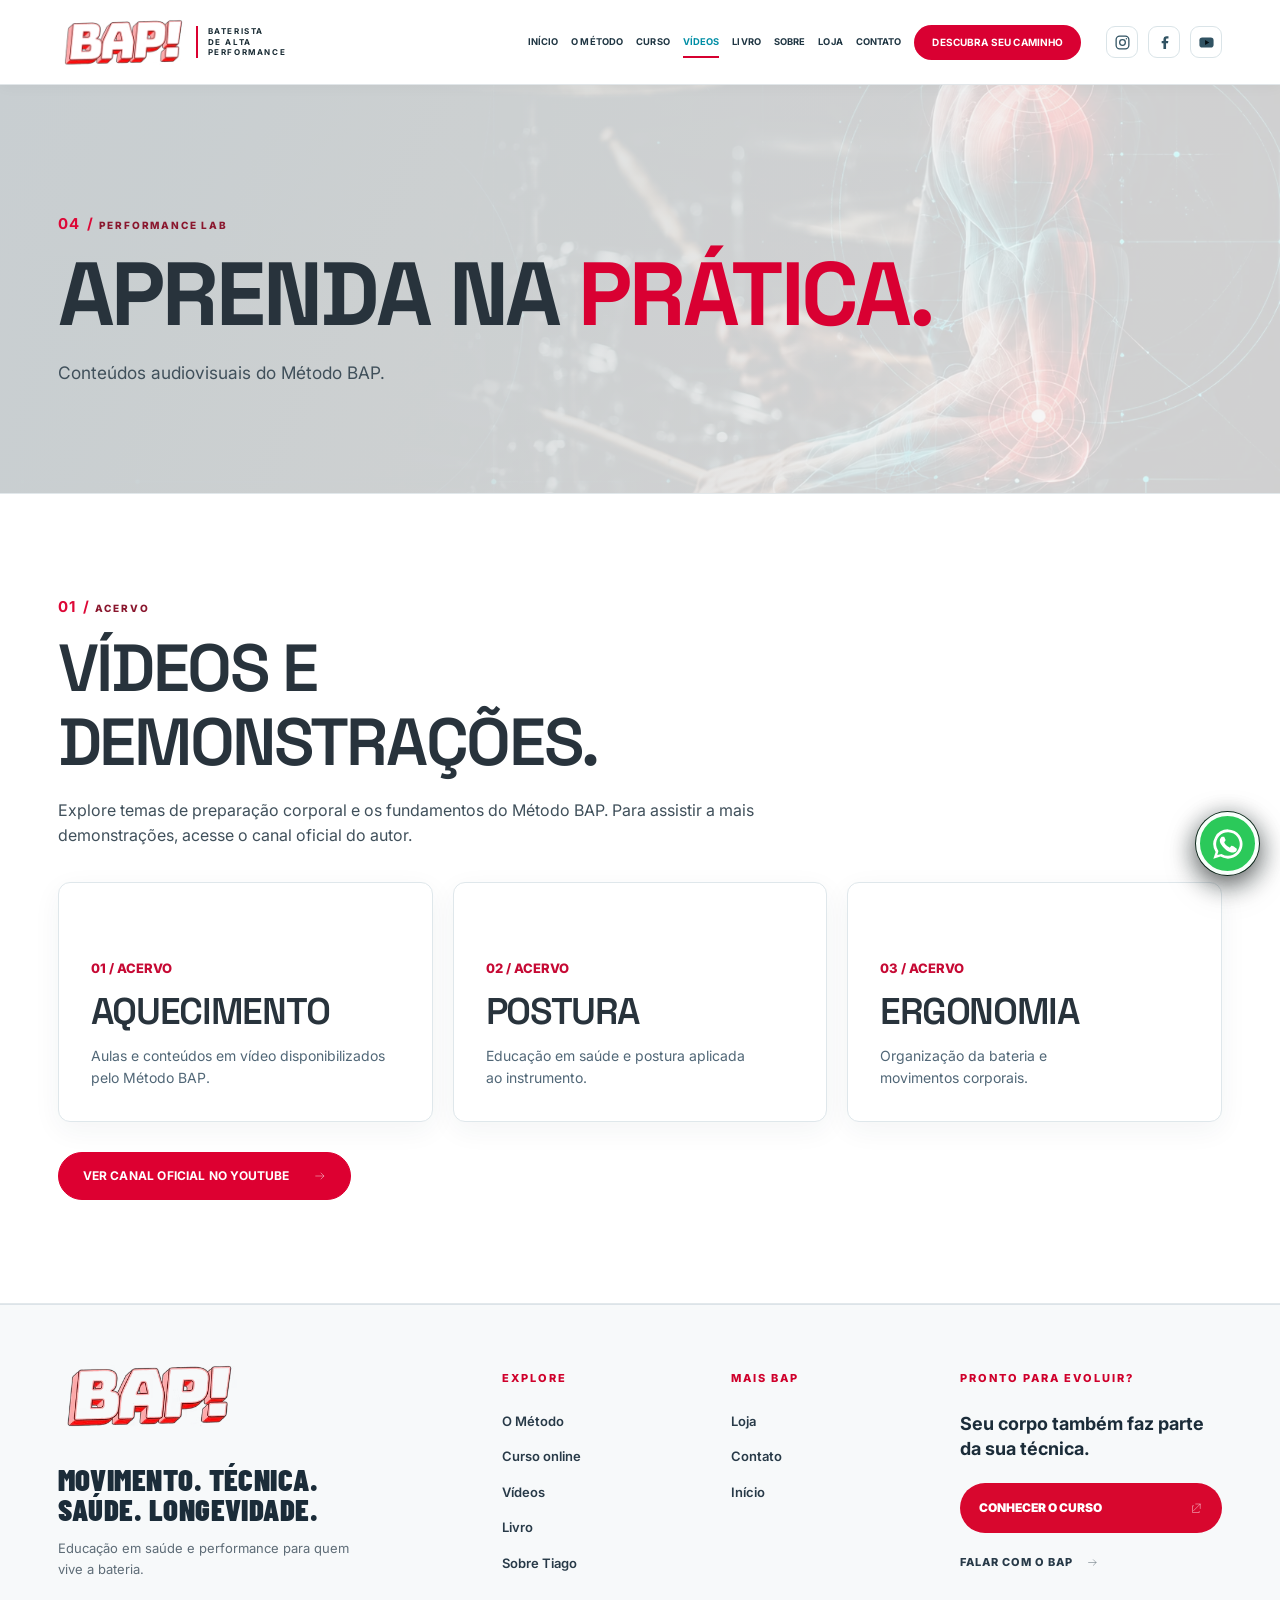
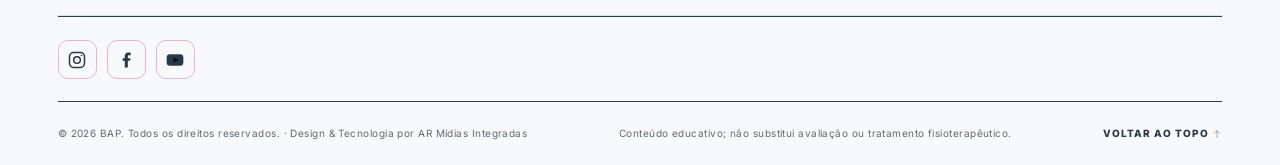
<file: videos.html>
<!doctype html><html lang="pt-BR"><head><meta charset="UTF-8"><meta name="viewport" content="width=device-width,initial-scale=1,viewport-fit=cover"><meta name="theme-color" content="#f6f9fb"><meta name="description" content="Vídeos e conteúdos de prática do Método BAP."><title>Vídeos — Método BAP</title><script>document.documentElement.dataset.theme="light"</script><link rel="stylesheet" href="styles.css"><link rel="stylesheet" href="bap-typography.css"><link rel="stylesheet" href="bap-icons.css"></head><body id="top"><header><div class="shell head"><a class="logo" href="index.html" aria-label="Método BAP — Início"><img src="assets/LogoRed1.avif" alt="Marca original BAP!"/><small>BATERISTA<br>DE ALTA<br>PERFORMANCE</small></a><nav class="nav"><a href="index.html" >INÍCIO</a><a href="metodo.html" >O MÉTODO</a><a href="curso.html" >CURSO</a><a href="videos.html" aria-current="page">VÍDEOS</a><a href="livro.html" >LIVRO</a><a href="sobre-o-autor.html" >SOBRE</a><a href="loja.html" >LOJA</a><a href="contato.html" >CONTATO</a><a class="bap-nav-diagnostic" href="index.html#avaliacao">DESCUBRA SEU CAMINHO</a></nav><div class="bap-header-socials" aria-label="Redes sociais do Método BAP"><a href="https://www.instagram.com/tiagoguimaraesfisio/" target="_blank" rel="noopener noreferrer" aria-label="Abrir Instagram do Tiago Guimarães" title="Instagram"><svg viewBox="0 0 24 24" fill="none" stroke="currentColor" stroke-width="1.8" aria-hidden="true"><rect x="3" y="3" width="18" height="18" rx="5"/><circle cx="12" cy="12" r="4"/><circle cx="17.5" cy="6.6" r="1" fill="currentColor" stroke="none"/></svg><span class="sr-only">Instagram</span></a><a href="https://www.facebook.com/fisiobateria/" target="_blank" rel="noopener noreferrer" aria-label="Abrir Facebook do Tiago Guimarães" title="Facebook"><svg viewBox="0 0 24 24" fill="currentColor" aria-hidden="true"><path d="M14.2 21v-8h2.7l.5-3.2h-3.2v-2c0-1 .3-1.6 1.7-1.6h1.7V3.3c-.3-.1-1.3-.3-2.6-.3-2.8 0-4.5 1.7-4.5 4.7v2.1H8V13h2.5v8z"/></svg><span class="sr-only">Facebook</span></a><a href="https://www.youtube.com/user/tiagoataidee" target="_blank" rel="noopener noreferrer" aria-label="Abrir YouTube do Tiago Guimarães" title="YouTube"><svg viewBox="0 0 24 24" fill="none" aria-hidden="true"><rect x="2" y="5" width="20" height="14" rx="4" fill="currentColor"/><path d="m10 8.5 6 3.5-6 3.5z" fill="#051015"/></svg><span class="sr-only">YouTube</span></a></div><button class="hamb" id="menub" aria-expanded="false" aria-label="Abrir menu"><svg class="bap-icon" viewBox="0 0 48 48" aria-hidden="true" focusable="false"><use href="assets/bap-icons.svg#menu"></use></svg></button></div><nav class="drawer" id="drawer"><a href="index.html">Início</a><a href="metodo.html">O Método</a><a href="curso.html">Curso</a><a href="videos.html">Vídeos</a><a href="livro.html">Livro</a><a href="sobre-o-autor.html">Sobre</a><a href="loja.html">Loja</a><a href="contato.html">Contato</a><a class="bap-drawer-diagnostic" href="index.html#avaliacao">FAZER AVALIAÇÃO EDUCATIVA</a><div class="bap-drawer-socials" aria-label="Redes sociais do Método BAP"><a href="https://www.instagram.com/tiagoguimaraesfisio/" target="_blank" rel="noopener noreferrer" aria-label="Abrir Instagram do Tiago Guimarães" title="Instagram"><svg viewBox="0 0 24 24" fill="none" stroke="currentColor" stroke-width="1.8" aria-hidden="true"><rect x="3" y="3" width="18" height="18" rx="5"/><circle cx="12" cy="12" r="4"/><circle cx="17.5" cy="6.6" r="1" fill="currentColor" stroke="none"/></svg><span class="sr-only">Instagram</span></a><a href="https://www.facebook.com/fisiobateria/" target="_blank" rel="noopener noreferrer" aria-label="Abrir Facebook do Tiago Guimarães" title="Facebook"><svg viewBox="0 0 24 24" fill="currentColor" aria-hidden="true"><path d="M14.2 21v-8h2.7l.5-3.2h-3.2v-2c0-1 .3-1.6 1.7-1.6h1.7V3.3c-.3-.1-1.3-.3-2.6-.3-2.8 0-4.5 1.7-4.5 4.7v2.1H8V13h2.5v8z"/></svg><span class="sr-only">Facebook</span></a><a href="https://www.youtube.com/user/tiagoataidee" target="_blank" rel="noopener noreferrer" aria-label="Abrir YouTube do Tiago Guimarães" title="YouTube"><svg viewBox="0 0 24 24" fill="none" aria-hidden="true"><rect x="2" y="5" width="20" height="14" rx="4" fill="currentColor"/><path d="m10 8.5 6 3.5-6 3.5z" fill="#051015"/></svg><span class="sr-only">YouTube</span></a></div></nav></header><main><section class="pagehero"><div class="shell"><div class="eyebrow"><b>04 /</b> PERFORMANCE LAB</div><h1>APRENDA NA <em>PRÁTICA.</em></h1><p class="intro">Conteúdos audiovisuais do Método BAP.</p></div></section><section class="section shell " id="acervo"><div class="eyebrow"><b>01 /</b> ACERVO</div><h2>VÍDEOS E DEMONSTRAÇÕES.</h2><p class="intro">Explore temas de preparação corporal e os fundamentos do Método BAP. Para assistir a mais demonstrações, acesse o canal oficial do autor.</p><div class="cards"><article class="card"><div class="num">01 / ACERVO</div><h3>AQUECIMENTO</h3><p>Aulas e conteúdos em vídeo disponibilizados pelo Método BAP.</p></article><article class="card"><div class="num">02 / ACERVO</div><h3>POSTURA</h3><p>Educação em saúde e postura aplicada ao instrumento.</p></article><article class="card"><div class="num">03 / ACERVO</div><h3>ERGONOMIA</h3><p>Organização da bateria e movimentos corporais.</p></article></div><div class="actions"><a class="btn " href="https://www.youtube.com/user/tiagoataidee" target="_blank" rel="noopener noreferrer">VER CANAL OFICIAL NO YOUTUBE <span><svg class="bap-icon" viewBox="0 0 48 48" aria-hidden="true" focusable="false"><use href="assets/bap-icons.svg#seta"></use></svg></span></a></div></section></main><footer class="bap-footer" id="rodape"><div class="shell bap-footer-inner"><div class="bap-footer-top"><div class="bap-footer-brand"><a href="index.html" class="bap-footer-logo" aria-label="Método BAP — voltar ao início"><img src="assets/LogoRed1.avif" alt="BAP! Baterista de Alta Performance" loading="lazy"></a><p>MOVIMENTO. TÉCNICA.<br><strong>SAÚDE. LONGEVIDADE.</strong></p><span>Educação em saúde e performance para quem vive a bateria.</span></div><div class="bap-footer-menu"><div class="bap-footer-heading">EXPLORE</div><nav aria-label="Navegação do rodapé"><a href="metodo.html">O Método</a><a href="curso.html">Curso online</a><a href="videos.html">Vídeos</a><a href="livro.html">Livro</a><a href="sobre-o-autor.html">Sobre Tiago</a></nav></div><div class="bap-footer-menu"><div class="bap-footer-heading">MAIS BAP</div><nav aria-label="Mais páginas"><a href="loja.html">Loja</a><a href="contato.html">Contato</a><a href="index.html">Início</a></nav></div><div class="bap-footer-cta"><div class="bap-footer-heading">PRONTO PARA EVOLUIR?</div><p>Seu corpo também faz parte da sua técnica.</p><a class="bap-footer-button" href="https://pay.hotmart.com/I10074887J" target="_blank" rel="noopener noreferrer" data-track="checkout_click">CONHECER O CURSO <span aria-hidden="true"><svg class="bap-icon" viewBox="0 0 48 48" aria-hidden="true" focusable="false"><use href="assets/bap-icons.svg#externo"></use></svg></span></a><a class="bap-footer-contact" href="contato.html">FALAR COM O BAP <span aria-hidden="true"><svg class="bap-icon" viewBox="0 0 48 48" aria-hidden="true" focusable="false"><use href="assets/bap-icons.svg#seta"></use></svg></span></a></div></div><div class="bap-footer-socials" aria-label="Redes sociais do Método BAP"><a href="https://www.instagram.com/tiagoguimaraesfisio/" target="_blank" rel="noopener noreferrer" aria-label="Abrir Instagram do Tiago Guimarães" title="Instagram"><svg viewBox="0 0 24 24" fill="none" stroke="currentColor" stroke-width="1.8" aria-hidden="true"><rect x="3" y="3" width="18" height="18" rx="5"/><circle cx="12" cy="12" r="4"/><circle cx="17.5" cy="6.6" r="1" fill="currentColor" stroke="none"/></svg><span class="sr-only">Instagram</span></a><a href="https://www.facebook.com/fisiobateria/" target="_blank" rel="noopener noreferrer" aria-label="Abrir Facebook do Tiago Guimarães" title="Facebook"><svg viewBox="0 0 24 24" fill="currentColor" aria-hidden="true"><path d="M14.2 21v-8h2.7l.5-3.2h-3.2v-2c0-1 .3-1.6 1.7-1.6h1.7V3.3c-.3-.1-1.3-.3-2.6-.3-2.8 0-4.5 1.7-4.5 4.7v2.1H8V13h2.5v8z"/></svg><span class="sr-only">Facebook</span></a><a href="https://www.youtube.com/user/tiagoataidee" target="_blank" rel="noopener noreferrer" aria-label="Abrir YouTube do Tiago Guimarães" title="YouTube"><svg viewBox="0 0 24 24" fill="none" aria-hidden="true"><rect x="2" y="5" width="20" height="14" rx="4" fill="currentColor"/><path d="m10 8.5 6 3.5-6 3.5z" fill="#051015"/></svg><span class="sr-only">YouTube</span></a></div><div class="bap-footer-bottom"><span>© <span class="bap-footer-year">2026</span> BAP. Todos os direitos reservados. · Design &amp; Tecnologia por AR Mídias Integradas</span><span>Conteúdo educativo; não substitui avaliação ou tratamento fisioterapêutico.</span><a href="#top" class="bap-footer-toplink" data-footer-top>VOLTAR AO TOPO <svg class="bap-icon" viewBox="0 0 48 48" aria-hidden="true" focusable="false"><use href="assets/bap-icons.svg#acima"></use></svg></a></div></div></footer><nav class="bottom" aria-label="Navegação mobile"><a href="index.html" ><span><svg class="bap-icon" viewBox="0 0 48 48" aria-hidden="true" focusable="false"><use href="assets/bap-icons.svg#inicio"></use></svg></span>Início</a><a href="metodo.html" ><span><svg class="bap-icon" viewBox="0 0 48 48" aria-hidden="true" focusable="false"><use href="assets/bap-icons.svg#metodo"></use></svg></span>Método</a><a href="curso.html" ><span><svg class="bap-icon" viewBox="0 0 48 48" aria-hidden="true" focusable="false"><use href="assets/bap-icons.svg#curso"></use></svg></span>Curso</a><a href="videos.html" aria-current="page"><span><svg class="bap-icon" viewBox="0 0 48 48" aria-hidden="true" focusable="false"><use href="assets/bap-icons.svg#videos"></use></svg></span>Vídeos</a><a href="loja.html" ><span><svg class="bap-icon" viewBox="0 0 48 48" aria-hidden="true" focusable="false"><use href="assets/bap-icons.svg#loja"></use></svg></span>Loja</a></nav><script src="site.js"></script><a class="bap-whatsapp-float" href="contato.html" aria-label="Entrar em contato com o Método BAP" title="Falar com o BAP"><svg viewBox="0 0 32 32" fill="currentColor" aria-hidden="true"><path d="M16 3a13 13 0 0 0-11 20L3 29l6.3-1.8A13 13 0 1 0 16 3zm0 23.5a10.5 10.5 0 0 1-5.4-1.5l-.4-.2-3.7 1 1-3.6-.3-.4A10.5 10.5 0 1 1 16 26.5zm5.7-7.9c-.3-.2-1.8-.9-2.1-1-.3-.1-.5-.2-.8.2-.2.3-.8 1-.9 1.1-.2.2-.4.2-.7.1-.3-.2-1.3-.5-2.5-1.6-1-1-1.7-2.2-1.9-2.6-.2-.4 0-.6.1-.8l.6-.7c.2-.2.2-.4.3-.6.1-.2 0-.4-.1-.6l-.9-2.2c-.2-.5-.5-.4-.8-.4H11c-.3 0-.7.1-1 .5-.3.4-1.3 1.3-1.3 3.1s1.4 3.5 1.6 3.7c.2.3 2.8 4.3 6.8 6 .9.4 1.6.6 2.2.7.9.2 1.7.1 2.3-.1.7-.2 1.8-.8 2-1.6.3-.8.3-1.5.2-1.6-.1-.2-.3-.3-.6-.5z"/></svg></a></body></html>
</file>
<file: funil.css>
:root{--red:#d90032;--wine:#72182c;--ink:#28333c;--body:#43515e;--line:#e7e8ec;--light:#f8f7f7}*{box-sizing:border-box}html{scroll-behavior:smooth}body{margin:0;background:#fff;color:var(--ink);font:15px/1.6 Inter,Arial,sans-serif}h1,h2,h3,p{margin-top:0}h1,h2,h3{font-family:"Barlow Condensed",Impact,sans-serif;text-transform:uppercase;line-height:.96;letter-spacing:-.014em}h1{font-size:clamp(66px,7vw,116px)}h2{font-size:clamp(48px,5.5vw,82px)}h3{font-size:clamp(32px,3.3vw,49px)}em{font-style:normal;color:var(--red)}a{color:inherit;text-decoration:none}button{font:inherit;cursor:pointer}.shell{max-width:1380px;margin:auto;padding-inline:clamp(20px,4vw,62px)}.eyebrow{color:var(--wine);font-size:11px;font-weight:800;letter-spacing:.17em;margin-bottom:20px}.topbar{height:84px;display:flex;align-items:center;justify-content:space-between;padding:0 clamp(18px,3vw,56px);position:sticky;top:0;z-index:30;background:#fffffff5;backdrop-filter:blur(16px);border-bottom:1px solid var(--line);gap:25px}.brand{display:flex;align-items:center;gap:15px;flex-shrink:0}.brand img{width:105px;display:block}.brand span{font-size:9px;line-height:1.45;letter-spacing:.11em;font-weight:800;border-left:2px solid var(--red);padding-left:13px;max-width:175px}.topbar nav{display:flex;gap:clamp(8px,1.5vw,22px);align-items:center}.topbar nav a{font-size:10px;font-weight:800;letter-spacing:.015em;white-space:nowrap}.topbar nav a:hover,.text-link{color:var(--red)}.menu-toggle{display:none;background:none;border:0;font-weight:800}.hero{min-height:730px;display:flex;position:relative;overflow:hidden;border-bottom:1px solid var(--line)}.hero-inner{width:100%;max-width:1600px;margin:auto;display:grid;grid-template-columns:minmax(0,1.03fr) minmax(0,1fr);align-items:center;padding-left:clamp(22px,5vw,92px)}.hero-copy{padding-block:90px;z-index:2;max-width:790px}.hero h1{color:var(--wine);margin:0 0 30px}.hero-copy>p:not(.eyebrow){font-size:clamp(18px,1.4vw,22px);max-width:615px;color:var(--body);line-height:1.55}.hero-actions{display:flex;flex-wrap:wrap;gap:13px;margin-top:32px}.btn{display:inline-flex;align-items:center;justify-content:space-between;gap:22px;padding:15px 23px;border-radius:99px;font-size:12px;font-weight:800;letter-spacing:.01em;min-height:57px;border:2px solid var(--red);transition:transform .2s,background .2s}.btn:hover{transform:translateY(-2px)}.primary{background:var(--red);color:#fff}.outline{background:#fff;color:var(--red)}.hero-copy .hero-micro{font-size:10px!important;letter-spacing:.11em;font-weight:800;margin-top:40px!important;color:#8f4b5b!important}.hero-visual{height:100%;min-height:700px;background:linear-gradient(90deg,#fff 0%,#ffffff00 30%),url("assets/bap-hero-branco-foto.webp") center right /cover no-repeat}.intro{text-align:center;padding-top:115px;padding-bottom:115px}.intro h2{margin-bottom:24px}.intro>p:last-child{max-width:790px;margin:auto;color:var(--body);font-size:18px}.assessment{background:var(--light);padding:100px 0 110px}.section-heading{display:flex;align-items:end;justify-content:space-between;gap:30px;margin-bottom:35px}.section-heading h2{margin-bottom:13px}.section-heading p:last-child{color:var(--body);max-width:670px}.time-tag{font-size:11px;white-space:nowrap;font-weight:800;color:var(--wine);background:#fff;padding:11px 16px;border-radius:30px}.funnel{background:#fff;border:1px solid #e9e0e2;box-shadow:0 20px 70px #4b143010;border-radius:28px;overflow:hidden;padding:clamp(23px,4vw,48px)}.funnel-top{display:flex;align-items:start;justify-content:space-between;gap:25px;margin-bottom:30px}.funnel-top>div{width:min(340px,100%)}.step-label{font-size:10px;color:var(--red);font-weight:800;letter-spacing:.13em}.progress{height:5px;margin-top:12px;border-radius:10px;background:#ececef;overflow:hidden}.progress span{display:block;height:100%;background:var(--red);transition:width .3s}.restart,.funnel-controls button{background:none;border:0;color:var(--red);font-size:12px;font-weight:800}.funnel h3{max-width:900px;margin:0 0 12px}.funnel p{color:var(--body);font-size:16px}.profile-grid{display:grid;grid-template-columns:repeat(3,1fr);gap:16px;margin:35px 0 10px}.profile{text-align:left;padding:28px;min-height:255px;background:#fff;border:1.5px solid #e8e3e5;border-radius:20px;display:flex;flex-direction:column;align-items:start;gap:12px;transition:box-shadow .2s,border-color .2s,transform .2s}.profile:hover,.answer:hover{border-color:var(--red);box-shadow:0 12px 30px #731c3016;transform:translateY(-2px)}.profile-symbol{font-size:32px;width:57px;height:57px;background:#fff0f2;color:var(--red);display:grid;place-items:center;border-radius:15px}.profile strong{font-size:14px;font-weight:800;line-height:1.35}.profile>span:not(.profile-symbol){font-size:13px;color:var(--body);line-height:1.5}.profile b{color:var(--red);font-size:11px;margin-top:auto}.funnel-controls{display:flex;justify-content:space-between;gap:25px;margin-top:30px;align-items:center;border-top:1px solid var(--line);padding-top:20px}.funnel-controls span{font-size:11px;color:#6c7780}.answers{display:grid;grid-template-columns:repeat(2,1fr);gap:12px;margin-top:25px}.answer{border:1.5px solid #e6e1e3;text-align:left;background:#fff;color:var(--ink);padding:21px;border-radius:15px;font-size:15px;font-weight:700}.answer:focus-visible,.profile:focus-visible,.btn:focus-visible{outline:3px solid #b30029;outline-offset:3px}.result-label{color:var(--red);letter-spacing:.13em;font-weight:800;font-size:12px}.result h3{font-size:clamp(38px,5vw,65px);margin:12px 0}.result-grid{display:grid;grid-template-columns:repeat(2,minmax(0,1fr));gap:16px;margin:25px 0}.result-card{border:1px solid var(--line);border-radius:18px;padding:23px;background:#fdfcfc}.result-card strong{display:block;color:var(--wine);font-size:15px;margin-bottom:7px}.result-card p{font-size:14px;margin:0}.result-cta{display:flex;gap:12px;flex-wrap:wrap;margin-top:20px}.disclaimer{font-size:12px!important;margin-top:26px}.two-col{display:grid;grid-template-columns:1fr 1fr;align-items:center;gap:clamp(35px,7vw,100px)}.early,.schools{padding:110px 0}.two-col p:not(.eyebrow){color:var(--body);font-size:17px;line-height:1.7}.early-image{min-height:550px;border-radius:28px;overflow:hidden;background:#f1edef}.early-image img{width:100%;height:550px;object-fit:cover;display:block}.text-link{display:inline-block;margin-top:15px;font-size:12px;font-weight:800;letter-spacing:.075em}.schools{background:#f8f8f8}.schools .btn{margin-top:26px}.benefits{border-top:1px solid #dedbdd;margin-top:23px}.benefits>div{display:grid;grid-template-columns:42px 1fr;gap:0 13px;padding:13px 0;border-bottom:1px solid #dedbdd}.benefits span{grid-row:span 2;font-weight:800;color:var(--red)}.benefits strong{font-size:13px}.benefits small{color:#64717a}.school-art{height:540px;border-radius:30px;background:radial-gradient(circle at 62% 35%,#f8cbd4,transparent 36%),linear-gradient(145deg,#fff,#eddce1);display:flex;flex-direction:column;align-items:center;justify-content:center;overflow:hidden;text-align:center}.school-art-label{font:900 clamp(60px,7vw,110px)/1 "Barlow Condensed",sans-serif;color:var(--wine)}.school-symbol{font-size:160px;line-height:1;color:var(--red);transform:rotate(-14deg)}.school-art p{font-weight:800!important;color:var(--wine)!important}.explore{padding:115px 0}.explore-grid{display:grid;grid-template-columns:repeat(3,1fr);gap:15px;margin-top:45px}.explore-grid a{border:1px solid #e4e4e6;border-radius:16px;padding:24px;display:flex;flex-direction:column;gap:5px}.explore-grid a:hover{border-color:var(--red)}.explore-grid strong{font-family:"Barlow Condensed",sans-serif;font-size:31px;line-height:1}.explore-grid span{color:var(--red);font-size:12px}footer{background:#f5f7f8;border-top:1px solid #e3e6e7}.footer-inner{padding-top:42px;padding-bottom:42px;display:flex;align-items:center;justify-content:space-between;flex-wrap:wrap;gap:25px}.footer-inner p{font-weight:800;margin:0;font-size:12px}.footer-inner>a:not(:first-child){font-weight:800;font-size:12px;color:var(--red)}.footer-inner>span{width:100%;border-top:1px solid #dfe4e7;padding-top:18px;color:#5f6c76;font-size:11px}@media(max-width:1150px){.topbar nav{display:none;position:absolute;top:84px;left:0;right:0;background:white;box-shadow:0 20px 40px #0002;padding:20px;flex-direction:column;align-items:stretch}.topbar nav.open{display:flex}.menu-toggle{display:block}.hero-inner{grid-template-columns:1fr 1fr}.hero h1{font-size:clamp(61px,7vw,90px)}}@media(max-width:780px){.hero{min-height:0}.hero-inner{display:flex;flex-direction:column;padding:0}.hero-copy{padding:68px 24px 30px}.hero h1{font-size:clamp(57px,12vw,83px)}.hero-visual{width:100%;height:360px;min-height:360px;background-position:right center}.hero-actions .btn{width:100%}.intro,.assessment,.early,.schools,.explore{padding-top:72px;padding-bottom:72px}.profile-grid,.two-col,.explore-grid{grid-template-columns:1fr}.profile{min-height:205px}.answers,.result-grid{grid-template-columns:1fr}.section-heading{display:block}.time-tag{display:inline-block;margin-top:14px}.early-image{min-height:260px}.early-image img{height:310px}.school-art{height:320px}.funnel{border-radius:20px}.funnel-controls{align-items:start;flex-direction:column}.topbar{height:75px}.topbar nav{top:75px}.brand span{font-size:8px;max-width:130px}.brand img{width:87px}}

/* DOBRA 01 — refinamento da arte aprovada, HTML vetorial e fotografia limpa */
.topbar .nav-cta{background:#db0031;color:#fff;padding:13px 18px;border-radius:25px;font-weight:800;letter-spacing:.01em}
.bap-hero-refined{min-height:735px;background:#fff;overflow:hidden}
.bap-hero-refined .hero-inner{max-width:1700px;position:relative;grid-template-columns:minmax(0,1fr);padding-left:clamp(55px,7.5vw,135px);padding-right:0;min-height:735px}
.bap-hero-refined .hero-copy{width:min(735px,57%);max-width:none;position:relative;padding:95px 0 66px}
.bap-hero-refined .hero-side-index{position:absolute;left:-74px;top:115px;writing-mode:vertical-rl;transform:rotate(180deg);font-size:10px;letter-spacing:.1em;color:#89939b;font-weight:700}
.bap-hero-refined .eyebrow{color:#d90032;font-size:13px;letter-spacing:.34em;font-weight:850;margin-bottom:16px}
.bap-hero-refined h1{font-size:clamp(84px,9.35vw,162px);line-height:.85;letter-spacing:-.045em;white-space:nowrap;color:#111f2a;font-family:"Barlow Condensed",Impact,sans-serif;font-weight:900;margin:0 0 24px}
.bap-hero-refined .red-period{color:#dd0031}
.bap-hero-refined .hero-copy>p:not(.eyebrow):not(.hero-micro){max-width:595px;color:#1d2b36;font-size:clamp(18px,1.65vw,26px);line-height:1.35;margin-bottom:30px}
.bap-hero-refined .hero-actions{margin:0}
.bap-hero-refined .hero-actions .btn{background:#dc0032;color:#fff;font-size:clamp(12px,1vw,16px);padding:19px 26px;min-height:66px;border-radius:26px;box-shadow:0 12px 28px #d9003224;min-width:min(475px,100%)}
.bap-hero-refined .hero-watch{display:inline-flex;align-items:center;gap:14px;font-size:12px;font-weight:850;letter-spacing:.015em;margin-top:21px}
.bap-hero-refined .watch-play{display:grid;place-items:center;color:#df0035;width:46px;height:46px;border-radius:50%;background:#fff;border:1px solid #f4e1e5;box-shadow:0 4px 15px #d9003215}
.bap-hero-refined .hero-proof{display:grid;grid-template-columns:repeat(4,minmax(0,1fr));width:min(680px,100%);margin-top:58px;gap:0}
.bap-hero-refined .hero-proof>div{padding:0 14px;border-right:1px solid #cbd1d6}
.bap-hero-refined .hero-proof>div:first-child{padding-left:0}
.bap-hero-refined .hero-proof>div:last-child{border:0}
.bap-hero-refined .hero-proof strong{display:block;font-size:14px;font-weight:850;line-height:1.2;white-space:nowrap}
.bap-hero-refined .hero-proof small{display:block;font-size:10px;letter-spacing:.025em;color:#66717d;line-height:1.3;margin-top:4px}
.bap-hero-refined .hero-visual{position:absolute;inset:0 0 0 42%;height:100%;min-height:0;background:linear-gradient(90deg,#fff 0%,#ffffffed 9%,#ffffff00 43%),url("assets/bap-hero-branco-foto.webp") right center /auto 100% no-repeat;pointer-events:none}
@media(max-width:1150px){.bap-hero-refined .hero-copy{width:min(630px,70%)}.bap-hero-refined h1{font-size:clamp(74px,10vw,120px)}.bap-hero-refined .hero-visual{left:39%}}
@media(max-width:780px){.bap-hero-refined,.bap-hero-refined .hero-inner{min-height:0}.bap-hero-refined .hero-inner{display:flex;flex-direction:column;padding:0}.bap-hero-refined .hero-copy{width:100%;padding:60px 23px 22px}.bap-hero-refined .hero-side-index{display:none}.bap-hero-refined .eyebrow{letter-spacing:.18em;font-size:11px}.bap-hero-refined h1{font-size:clamp(65px,15vw,108px);white-space:normal;margin-bottom:20px}.bap-hero-refined .hero-copy>p:not(.eyebrow):not(.hero-micro){font-size:18px}.bap-hero-refined .hero-actions .btn{min-width:0;width:100%;font-size:12px;min-height:59px;padding:16px 20px}.bap-hero-refined .hero-watch{margin-top:16px}.bap-hero-refined .hero-proof{grid-template-columns:repeat(2,minmax(0,1fr));gap:17px 0;margin-top:32px}.bap-hero-refined .hero-proof>div:nth-child(2){border-right:0}.bap-hero-refined .hero-proof>div:nth-child(3){padding-left:0}.bap-hero-refined .hero-proof strong{font-size:12px}.bap-hero-refined .hero-visual{position:relative;inset:auto;height:330px;width:100%;background:linear-gradient(180deg,#fff 0%,#ffffff00 17%),url("assets/bap-hero-branco-foto.webp") right center /auto 100% no-repeat}}

/* DOBRA 01 / identidade BAP preto e vermelho — revisão aprovada */
.bap-hero-refined{background:#fff!important}
.bap-hero-refined .hero-copy{z-index:3}
.bap-hero-refined h1{color:#0b171f!important;font-weight:900!important;text-shadow:none!important;font-size:clamp(84px,8.9vw,150px)!important;letter-spacing:-.04em!important}
.bap-hero-refined .eyebrow{color:#da0031!important}
.bap-hero-refined .hero-copy>p:not(.eyebrow):not(.hero-micro){color:#111b24!important}
.bap-hero-refined .hero-visual{filter:contrast(1.07) saturate(1.07);background:linear-gradient(90deg,#fff 0%,#ffffffed 11%,#ffffff1a 42%),url("assets/bap-hero-branco-foto.webp") center right /auto 100% no-repeat!important}
.bap-hero-refined .hero-actions .btn{background:#df0033!important;border-color:#df0033!important;color:#fff!important}
.bap-hero-refined .hero-proof strong{color:#0e1a24}
.bap-hero-refined .watch-play{color:#db0031}
.topbar .nav-cta{background:#df0033!important;color:#fff!important}
@media(max-width:780px){.bap-hero-refined h1{font-size:clamp(60px,13.5vw,95px)!important}.bap-hero-refined .hero-visual{background:linear-gradient(180deg,#fff 0%,transparent 18%),url("assets/bap-hero-branco-foto.webp") right center /auto 100% no-repeat!important}}


/* DOBRA 02 / educacao corporal: layout editorial aprovado */
.intro-editorial{position:relative;max-width:none!important;padding:0!important;min-height:650px;text-align:left!important;overflow:hidden;background:#fff}
.intro-editorial .intro-body{max-width:1700px;min-height:650px;position:relative;display:flex;align-items:center;padding-top:65px;padding-bottom:65px}
.intro-editorial .intro-content{z-index:2;position:relative;width:66%;max-width:1050px}
.intro-editorial .eyebrow{font-size:12px;letter-spacing:.18em;color:#781c2d;text-align:left;display:flex;align-items:center;gap:22px}
.intro-editorial .eyebrow-line{width:90px;height:1px;background:#dc0034;display:inline-block}
.intro-editorial h2{font-size:clamp(45px,5.5vw,92px);line-height:.92;letter-spacing:-.025em;white-space:nowrap;margin-bottom:20px;color:#101d26}
.intro-editorial h2 em{color:#d90032}
.intro-editorial .intro-description{color:#42515e!important;font-size:clamp(16px,1.22vw,20px)!important;line-height:1.42;max-width:790px!important;margin:0 0 30px!important;text-align:left}
.intro-editorial .intro-pillars{display:grid;grid-template-columns:repeat(3,minmax(0,1fr));width:min(800px,100%);gap:0}
.intro-editorial .intro-pillars>div{display:flex;align-items:center;flex-direction:column;gap:8px;text-align:center;padding:5px 16px;border-right:1px solid #d5d9dd}
.intro-editorial .intro-pillars>div:first-child{padding-left:0}.intro-editorial .intro-pillars>div:last-child{border:0}
.intro-editorial .intro-icon{display:grid;place-items:center;background:#f6f6f6;border-radius:50%;height:64px;width:64px;color:#0d1c27;position:relative;margin-bottom:5px}
.intro-editorial .intro-icon::after{content:"";height:3px;width:24px;position:absolute;bottom:-7px;background:#d90032}
.intro-editorial .intro-icon svg{height:36px;width:36px}
.intro-editorial .intro-pillars strong{font-weight:800;font-size:13px;letter-spacing:.12em;color:#152532}
.intro-editorial .intro-pillars small{font-size:13px;color:#5d6873;line-height:1.4}
.intro-editorial .intro-image{position:absolute;inset:0 0 0 52%;background:linear-gradient(90deg,#fff 0%,#ffffffcf 15%,#ffffff00 49%),url("assets/bap-hero-branco-foto.webp") right center /auto 100% no-repeat;filter:grayscale(1);opacity:.93;pointer-events:none}
@media(max-width:800px){.intro-editorial .intro-body{display:flex;flex-direction:column;min-height:0;padding-top:70px;padding-bottom:0}.intro-editorial .intro-content{width:100%}.intro-editorial h2{font-size:clamp(43px,8.8vw,76px);white-space:normal}.intro-editorial .intro-description{font-size:16px!important}.intro-editorial .intro-pillars{gap:0}.intro-editorial .intro-pillars>div{padding:8px 6px}.intro-editorial .intro-pillars strong{font-size:10px;letter-spacing:0}.intro-editorial .intro-pillars small{font-size:11px}.intro-editorial .intro-icon{width:55px;height:55px}.intro-editorial .intro-image{position:relative;inset:auto;height:280px;width:calc(100% + 40px);margin-top:28px;background:linear-gradient(180deg,#fff,transparent 40%),url("assets/bap-hero-branco-foto.webp") right center /auto 100% no-repeat}}


/* DOBRA 02 — inversao de composicao aprovada: foto à esquerda e conteudo à direita */
@media(min-width:801px){
.intro-editorial .intro-body{justify-content:flex-end!important}
.intro-editorial .intro-content{width:53%!important;max-width:910px!important;padding-left:35px!important}
.intro-editorial .intro-image{inset:0 51% 0 0!important;background:linear-gradient(270deg,#fff 0%,#ffffffed 7%,#ffffff00 35%),url("assets/bap-hero-branco-foto.webp") left center / auto 100% no-repeat!important;transform:scaleX(-1);filter:grayscale(1)!important}
.intro-editorial h2{font-size:clamp(43px,4.35vw,76px)!important;white-space:normal!important}
.intro-editorial .intro-description{max-width:820px!important}
.intro-editorial .intro-pillars{width:100%!important}
}
@media(max-width:800px){
.intro-editorial .intro-body{display:flex!important;flex-direction:column!important}
.intro-editorial .intro-image{order:-1!important;width:calc(100% + 40px)!important;height:310px!important;margin:-0px 0 24px!important;background:linear-gradient(180deg,transparent 72%,#fff 100%),url("assets/bap-hero-branco-foto.webp") left center / auto 100% no-repeat!important;transform:scaleX(-1);filter:grayscale(1)!important}
.intro-editorial .intro-content{padding:0!important}
}


/* Refinamento de transicao: delimita as duas dobras sem repeticao visual */
.bap-hero-refined{min-height:690px!important}
.bap-hero-refined .hero-inner{min-height:690px!important}
.intro-editorial{border-top:1px solid #e9eaed;isolation:isolate}
.intro-editorial .intro-body{min-height:690px}
@media(max-width:780px){.bap-hero-refined,.bap-hero-refined .hero-inner{min-height:0!important}.intro-editorial .intro-body{min-height:0}}


/* DOBRA 02 — usa a fotografia feminina aprovada; mantém a dobra 01 intacta */
@media(min-width:801px){.intro-editorial .intro-image{background-image:linear-gradient(270deg,#fff 0%,#ffffffed 7%,#ffffff00 35%),url("assets/bap-baterista-feminina-aprovada.webp")!important;background-position:left center!important;background-size:auto 100%!important;background-repeat:no-repeat!important;transform:none!important;filter:grayscale(1)!important}}
@media(max-width:800px){.intro-editorial .intro-image{background-image:linear-gradient(180deg,transparent 72%,#fff 100%),url("assets/bap-baterista-feminina-aprovada.webp")!important;background-position:center center!important;background-size:cover!important;background-repeat:no-repeat!important;transform:none!important;filter:grayscale(1)!important}}


/* REFINAMENTO TIPOGRÁFICO + ÍCONES — DOBRAS 01 E 02 */
:root{--bap-ink:#111b24;--bap-muted:#53616c;--bap-red:#df0033}
.bap-hero-refined .eyebrow,
.intro-editorial .eyebrow{
  font-family:Inter,Arial,sans-serif;font-size:11px!important;font-weight:800;
  letter-spacing:.19em!important;line-height:1.45;text-transform:uppercase
}
.bap-hero-refined h1{
  font-family:"Barlow Condensed",Impact,sans-serif!important;font-weight:800!important;
  letter-spacing:-.035em!important;line-height:.88!important;
  font-size:clamp(78px,8.6vw,146px)!important;font-kerning:normal
}
.bap-hero-refined .hero-copy>p:not(.eyebrow):not(.hero-micro){
  font-family:Inter,Arial,sans-serif;font-weight:450;letter-spacing:-.018em;
  line-height:1.48!important;max-width:540px
}
.bap-hero-refined .hero-actions .btn{
  font-family:Inter,Arial,sans-serif;font-weight:800;letter-spacing:.035em;
  line-height:1.25;box-shadow:0 8px 22px #df00331c
}
.bap-hero-refined .hero-watch{font-size:11px;letter-spacing:.075em;font-weight:800}
.bap-hero-refined .watch-play{
  font-size:0!important;width:44px;height:44px;border:1px solid #e5e8eb;
  box-shadow:0 5px 16px #111b2410;position:relative;transition:transform .2s,border-color .2s
}
.bap-hero-refined .watch-play::before{
  content:"";width:0;height:0;border-top:6px solid transparent;border-bottom:6px solid transparent;
  border-left:9px solid var(--bap-red);margin-left:3px
}
.bap-hero-refined .hero-watch:hover .watch-play{transform:scale(1.06);border-color:#df0033}
.bap-hero-refined .hero-proof strong{
  font-family:Inter,Arial,sans-serif;font-size:12px;letter-spacing:.035em;
  font-weight:800;line-height:1.3
}
.bap-hero-refined .hero-proof small{
  font-family:Inter,Arial,sans-serif;font-size:9px;letter-spacing:.08em;
  font-weight:600;line-height:1.5
}
.intro-editorial .intro-content{max-width:900px}
.intro-editorial h2{
  font-family:"Barlow Condensed",Impact,sans-serif!important;font-weight:800!important;
  font-size:clamp(43px,4.25vw,73px)!important;letter-spacing:-.025em!important;
  line-height:.98!important;text-wrap:balance
}
.intro-editorial .intro-description{
  font-family:Inter,Arial,sans-serif;font-weight:400;letter-spacing:-.012em;
  line-height:1.62!important;font-size:clamp(15px,1.08vw,18px)!important;
  color:#45525d!important;max-width:700px!important
}
.intro-editorial .intro-pillars>div{gap:10px;padding-inline:14px}
.intro-editorial .intro-icon{
  width:58px;height:58px;border:1px solid #e7e9eb;background:#fff;
  color:#172631;margin-bottom:3px;box-shadow:0 4px 12px #101d2608;
  transition:transform .2s,border-color .2s,background .2s
}
.intro-editorial .intro-pillars>div:hover .intro-icon{
  transform:translateY(-2px);border-color:#df0033;background:#fffafb
}
.intro-editorial .intro-icon::after{height:2px;width:20px;bottom:-6px}
.intro-editorial .intro-icon svg{
  width:31px;height:31px;stroke-width:2.2;overflow:visible
}
.intro-editorial .intro-icon svg path,
.intro-editorial .intro-icon svg circle,
.intro-editorial .intro-icon svg ellipse{vector-effect:non-scaling-stroke}
.intro-editorial .intro-pillars strong{
  font-family:Inter,Arial,sans-serif;font-size:11px;letter-spacing:.095em;
  line-height:1.4;font-weight:800
}
.intro-editorial .intro-pillars small{
  font-family:Inter,Arial,sans-serif;font-size:12px;line-height:1.55;
  letter-spacing:-.01em;color:#65717b
}
@media(min-width:801px){
  .intro-editorial .intro-content{padding-left:clamp(24px,3vw,46px)!important}
  .intro-editorial .intro-pillars{max-width:690px!important}
}
@media(max-width:800px){
  .bap-hero-refined h1{font-size:clamp(62px,13.2vw,94px)!important;line-height:.9!important}
  .bap-hero-refined .hero-proof strong{font-size:11px}
  .bap-hero-refined .hero-proof small{font-size:9px}
  .intro-editorial h2{font-size:clamp(42px,9.4vw,68px)!important;line-height:.99!important}
  .intro-editorial .intro-description{font-size:15px!important;line-height:1.65!important}
  .intro-editorial .intro-pillars>div{padding:8px 5px;gap:8px}
  .intro-editorial .intro-icon{width:49px;height:49px}
  .intro-editorial .intro-icon svg{width:27px;height:27px}
  .intro-editorial .intro-pillars strong{font-size:9px;letter-spacing:.045em}
  .intro-editorial .intro-pillars small{font-size:10px;line-height:1.45}
}


/* ABA / DOBRA 03 — seletor de jornada conforme referência aprovada */
.assessment-editorial{background:#fff!important;padding:76px 0 82px!important}
.assessment-editorial .shell{max-width:1280px!important;padding-inline:clamp(22px,5.5vw,70px)!important}
.assessment-editorial .section-heading{display:grid!important;grid-template-columns:1.2fr .8fr!important;align-items:start!important;gap:40px!important;margin-bottom:28px!important}
.assessment-editorial .section-heading .eyebrow{color:#e00032!important;font-size:10px!important;letter-spacing:.28em!important;margin:0 0 15px!important}
.assessment-editorial .section-heading h2{font-family:"Barlow Condensed",Impact,sans-serif!important;font-size:clamp(48px,5.4vw,76px)!important;font-weight:900!important;line-height:.84!important;letter-spacing:-.035em!important;color:#142631!important;margin:0 0 12px!important}
.assessment-editorial .section-heading h2 span{display:inline-block}
.assessment-editorial .section-heading h2 em{font-style:normal;color:#df0033!important}
.assessment-editorial .assessment-subtitle{font-size:14px!important;line-height:1.35!important;color:#25333d!important;margin:0!important}
.assessment-editorial .assessment-intro{font-size:12px;line-height:1.35;color:#3f4b55;padding-top:43px;max-width:360px}
.assessment-editorial .time-tag{display:none!important}
.assessment-editorial .funnel{background:transparent!important;border:0!important;box-shadow:none!important;border-radius:0!important;padding:0!important;overflow:visible!important}
.assessment-editorial .funnel-top{display:none!important}
.assessment-editorial #funnel-content>h3,.assessment-editorial #funnel-content>p{display:none!important}
.assessment-editorial .profile-grid{grid-template-columns:repeat(3,minmax(0,1fr))!important;gap:15px!important;margin:0!important;align-items:stretch}
.assessment-editorial .profile{padding:0!important;min-height:0!important;border:1px solid #e7e7e8!important;border-radius:13px!important;overflow:hidden!important;display:grid!important;grid-template-rows:144px auto!important;gap:0!important;box-shadow:0 2px 8px #14263105!important;transform:none!important;transition:box-shadow .2s,border-color .2s!important}
.assessment-editorial .profile::before{content:"";display:block;width:100%;height:144px;background-size:cover;background-position:center 42%;background-repeat:no-repeat}
.assessment-editorial .profile[data-profile="musico"]::before{background-image:url("assets/bap-card-musico.webp")}
.assessment-editorial .profile[data-profile="familia"]::before{background-image:url("assets/bap-card-familia.webp")}
.assessment-editorial .profile[data-profile="escola"]::before{background-image:url("assets/bap-card-professor.webp")}
.assessment-editorial .profile:hover{border-color:#dedee0!important;box-shadow:0 9px 22px #14263112!important;transform:translateY(-2px)!important}
.assessment-editorial .profile-symbol{grid-row:2;grid-column:1;width:40px;height:42px;margin:15px 0 0 15px;padding:0;border-radius:0;background:transparent!important;color:#e00032!important;font-size:0!important;align-self:start}
.assessment-editorial .profile-symbol::before{font-size:0}
.assessment-editorial .profile[data-profile="musico"] .profile-symbol::after{content:"";width:34px;height:34px;background:no-repeat center/contain url("data:image/svg+xml,%3Csvg xmlns='http://www.w3.org/2000/svg' viewBox='0 0 48 48' fill='none' stroke='%23e00032' stroke-width='2.2' stroke-linecap='round' stroke-linejoin='round'%3E%3Ccircle cx='13' cy='15' r='4'/%3E%3Ccircle cx='35' cy='15' r='4'/%3E%3Cpath d='M5 27h38v13H5zM10 27v-7m28 7v-7M18 27v13m12-13v13M3 22l5-5m32 0 5 5'/%3E%3C/svg%3E")}
.assessment-editorial .profile[data-profile="familia"] .profile-symbol::after{content:"";width:36px;height:36px;background:no-repeat center/contain url("data:image/svg+xml,%3Csvg xmlns='http://www.w3.org/2000/svg' viewBox='0 0 48 48' fill='none' stroke='%23e00032' stroke-width='2.2' stroke-linecap='round' stroke-linejoin='round'%3E%3Ccircle cx='15' cy='12' r='5'/%3E%3Ccircle cx='33' cy='12' r='5'/%3E%3Cpath d='M5 36v-7a10 10 0 0 1 20 0v7M23 36v-7a10 10 0 0 1 20 0v7M10 36h10m8 0h10'/%3E%3C/svg%3E")}
.assessment-editorial .profile[data-profile="escola"] .profile-symbol::after{content:"";width:36px;height:36px;background:no-repeat center/contain url("data:image/svg+xml,%3Csvg xmlns='http://www.w3.org/2000/svg' viewBox='0 0 48 48' fill='none' stroke='%23e00032' stroke-width='2.2' stroke-linecap='round' stroke-linejoin='round'%3E%3Cpath d='M3 17 24 6l21 11-21 11zM12 23v12c8 7 16 7 24 0V23M43 18v13'/%3E%3C/svg%3E")}
.assessment-editorial .profile strong{grid-row:2;grid-column:1/-1;align-self:start;margin:18px 12px 0 60px;font-family:Inter,Arial,sans-serif;font-size:13px!important;font-weight:800!important;line-height:1.25!important;color:#142631!important;min-height:34px}
.assessment-editorial .profile>span:not(.profile-symbol){grid-row:3;grid-column:1/-1;font-size:12px!important;line-height:1.4!important;color:#35434d!important;margin:7px 15px 0!important;min-height:34px}
.assessment-editorial .profile b{grid-row:4;grid-column:1/-1;display:flex;align-items:center;justify-content:space-between;margin:12px 15px 15px!important;padding:11px 14px!important;min-height:36px;border-radius:30px;background:#e60035;color:white!important;font-size:10px!important;letter-spacing:.025em;font-weight:800!important}
.assessment-editorial .profile b::after{content:"→";font-size:17px;line-height:1}
.assessment-editorial .funnel-controls{border:0!important;padding-top:0!important;margin-top:0!important}
.assessment-editorial #privacy-note{display:none!important}
@media(max-width:780px){
 .assessment-editorial{padding:55px 0 60px!important}
 .assessment-editorial .section-heading{grid-template-columns:1fr!important;gap:10px!important;margin-bottom:23px!important}
 .assessment-editorial .section-heading h2{font-size:clamp(48px,12vw,70px)!important}
 .assessment-editorial .assessment-intro{padding-top:0!important;font-size:12px!important}
 .assessment-editorial .profile-grid{grid-template-columns:1fr!important;gap:14px!important}
 .assessment-editorial .profile{grid-template-columns:118px minmax(0,1fr)!important;grid-template-rows:auto auto auto!important;min-height:132px!important}
 .assessment-editorial .profile::before{grid-column:1;grid-row:1/5;height:100%;min-height:132px}
 .assessment-editorial .profile-symbol{grid-column:2;grid-row:1;width:27px;height:27px;margin:11px 0 0 11px}
 .assessment-editorial .profile-symbol::after{width:27px!important;height:27px!important}
 .assessment-editorial .profile strong{grid-column:2;grid-row:1;margin:14px 10px 0 43px!important;min-height:32px;font-size:11px!important}
 .assessment-editorial .profile>span:not(.profile-symbol){grid-column:2;grid-row:2;margin:5px 10px 0!important;min-height:0}
 .assessment-editorial .profile b{grid-column:2;grid-row:3;margin:10px!important;padding:9px 12px!important;min-height:32px;font-size:9px!important}
}

/* Diagnóstico: cartões de entrada versus perguntas e resultado */
.assessment-editorial.assessment-in-progress .funnel-top{display:flex!important;margin-bottom:26px!important}
.assessment-editorial.assessment-in-progress #funnel-content>h3{display:block!important}
.assessment-editorial.assessment-in-progress #funnel-content>p{display:block!important}
.assessment-editorial.assessment-in-progress .funnel-controls{border-top:1px solid #e7e8ec!important;padding-top:20px!important;margin-top:24px!important}
.assessment-editorial.assessment-in-progress #privacy-note{display:inline!important}
.assessment-editorial.assessment-in-progress .section-heading{margin-bottom:36px!important}
.assessment-editorial.assessment-in-progress .answers{margin-top:22px!important}
.assessment-editorial.assessment-in-progress .result h3{display:block!important}
.assessment-editorial .profile-symbol{display:flex!important;align-items:center;justify-content:center}
.assessment-editorial .profile-symbol::after{display:block}
.assessment-editorial .profile b{font-size:10px!important}
@media(max-width:780px){.assessment-editorial.assessment-in-progress .funnel-top{flex-wrap:wrap!important}.assessment-editorial .profile b{font-size:9px!important}}

/* HOME 2026 — kinetic editorial motion on approved predominantly white design.
   No old hero anatomy hotspots: the current approved home uses a different photo. */
.bap-motion-home{isolation:isolate}
.bap-motion-home .hero-copy{position:relative}
.bap-motion-home .hero-visual{position:relative;overflow:hidden;transform-origin:75% 55%;will-change:transform}
.bap-motion-home .hero-side-index{display:inline-block}
.bap-motion-home h1{overflow:visible}
.bap-motion-home h1 .red-period{display:inline-block;transform-origin:50% 80%;animation:bap-beat-dot 3.1s ease-in-out infinite}
.bap-motion-home .hero-visual::after{content:'';position:absolute;inset:0;pointer-events:none;background:linear-gradient(110deg,transparent 40%,#ffffff0c 57%,transparent 71%);transform:translateX(-110%);animation:bap-visual-sheen 9s ease-in-out infinite}
.bap-motion-home .bap-motion-arc{position:absolute;z-index:1;border:1px solid #d9003230;aspect-ratio:1;border-radius:50%;pointer-events:none;mix-blend-mode:multiply;opacity:0;transform:scale(.75)}
.bap-motion-home .bap-motion-arc-one{width:clamp(160px,25vw,370px);right:9%;top:24%}
.bap-motion-home .bap-motion-arc-two{width:clamp(110px,17vw,260px);right:15%;top:33%;animation-delay:1.4s!important}
.bap-motion-home .bap-motion-beat{position:absolute;bottom:clamp(34px,6vw,85px);right:clamp(25px,4vw,75px);display:flex;align-items:center;gap:5px;height:22px;opacity:.75;pointer-events:none}
.bap-motion-home .bap-motion-beat>span{display:block;width:3px;height:8px;border-radius:5px;background:#d90032;animation:bap-equalizer 1.3s ease-in-out infinite alternate;transform-origin:center}
.bap-motion-home .bap-motion-beat>span:nth-child(2){animation-delay:.17s;height:14px}
.bap-motion-home .bap-motion-beat>span:nth-child(3){animation-delay:.34s;height:20px}
.bap-motion-home .bap-motion-beat>span:nth-child(4){animation-delay:.51s;height:12px}
.bap-motion-home .bap-motion-beat>span:nth-child(5){animation-delay:.68s;height:7px}
.bap-motion-home.bap-motion-visible .bap-motion-arc{animation:bap-motion-ripple 5.4s ease-out infinite}
.bap-motion-home.bap-motion-active .hero-copy>.hero-side-index,.bap-motion-home.bap-motion-active .hero-copy>.eyebrow{animation:bap-motion-rise .7s both}
.bap-motion-home.bap-motion-active .hero-copy>h1{animation:bap-motion-rise .9s .14s both}
.bap-motion-home.bap-motion-active .hero-copy>p{animation:bap-motion-rise .85s .30s both}
.bap-motion-home.bap-motion-active .hero-actions{animation:bap-motion-rise .75s .48s both}
.bap-motion-home.bap-motion-active .hero-watch{animation:bap-motion-rise .7s .6s both}
.bap-motion-home.bap-motion-active .hero-proof{animation:bap-motion-rise .9s .75s both}
.bap-motion-home.bap-motion-active .hero-visual{animation:bap-photo-reveal 1.2s cubic-bezier(.2,.85,.2,1) both}
@keyframes bap-motion-rise{from{opacity:0;transform:translateY(27px)}to{opacity:1;transform:translateY(0)}}
@keyframes bap-photo-reveal{from{opacity:.45;transform:translateX(28px) scale(1.028)}to{opacity:1;transform:translateX(0) scale(1)}}
@keyframes bap-beat-dot{0%,72%,100%{transform:scale(1)}77%{transform:scale(1.42)}83%{transform:scale(.94)}89%{transform:scale(1.15)}}
@keyframes bap-equalizer{0%,100%{transform:scaleY(.65)}45%{transform:scaleY(1.25)}}
@keyframes bap-motion-ripple{0%{opacity:0;transform:scale(.65)}18%{opacity:.5}75%,100%{opacity:0;transform:scale(1.42)}}
@keyframes bap-visual-sheen{0%,60%{transform:translateX(-110%)}77%,100%{transform:translateX(110%)}}
@media(max-width:780px){.bap-motion-home .bap-motion-arc{display:none}.bap-motion-home .bap-motion-beat{bottom:18px;right:20px;opacity:.48}.bap-motion-home .hero-visual::after{display:none}}
@media(prefers-reduced-motion:reduce){.bap-motion-home .hero-visual,.bap-motion-home .hero-copy>*,.bap-motion-home .red-period,.bap-motion-home .bap-motion-beat span,.bap-motion-home .bap-motion-arc,.bap-motion-home .hero-visual::after{animation:none!important;transform:none!important;opacity:1!important}.bap-motion-home .bap-motion-arc,.bap-motion-home .bap-motion-beat{display:none}}

/* Restauração da experiência corporal: 3 indicadores exploráveis na abertura.
   Posicionamento relativo ao recorte atual da foto; ajuste fino após revisão visual. */
.bap-motion-home .bap-pain-layer{position:absolute;inset:0;z-index:5;pointer-events:none}
.bap-motion-home .bap-pain-point{position:absolute;pointer-events:auto;display:grid;place-items:center;width:18px;height:18px;padding:0;border:3px solid #e80036;border-radius:50%;background:#fff;box-shadow:0 0 0 5px #e8003625,0 0 18px #e8003666;cursor:pointer;animation:bap-pain-restored 2.9s ease-in-out infinite;transition:scale .2s}
.bap-motion-home .bap-pain-point::before{content:"";position:absolute;inset:-13px;border:1px solid #e8003680;border-radius:50%;animation:bap-pain-ring 2.9s ease-out infinite}
.bap-motion-home .bap-pain-point span{position:absolute;top:25px;left:50%;transform:translateX(-50%);padding:5px 8px;border-radius:4px;background:#142631e8;color:#fff;font:700 9px/1.2 Inter,Arial,sans-serif;letter-spacing:.08em;white-space:nowrap;opacity:0;transition:opacity .2s}
.bap-motion-home .bap-pain-point:is(:hover,:focus-visible) span{opacity:1}
.bap-motion-home .bap-pain-point:is(:hover,:focus-visible){scale:1.2;outline-offset:8px}
.bap-motion-home .bap-pain-point.shoulder{left:59%;top:28%}
.bap-motion-home .bap-pain-point.elbow{left:69%;top:54%;animation-delay:.6s}
.bap-motion-home .bap-pain-point.wrist{left:78%;top:70%;animation-delay:1.2s}
@keyframes bap-pain-restored{0%,100%{box-shadow:0 0 0 4px #e8003620,0 0 12px #e8003640}50%{box-shadow:0 0 0 8px #e8003638,0 0 25px #e8003690}}
@keyframes bap-pain-ring{0%{opacity:.8;transform:scale(.55)}100%{opacity:0;transform:scale(1.5)}}
@media(max-width:800px){.bap-motion-home .bap-pain-layer{display:none}}
@media(prefers-reduced-motion:reduce){.bap-motion-home .bap-pain-point,.bap-motion-home .bap-pain-point::before{animation:none!important}}

/* Painel interativo da animação corporal */
.bap-motion-home .bap-pain-point.is-selected{background:#e80036;box-shadow:0 0 0 7px #e8003633,0 0 22px #e80036}
.bap-motion-home .bap-region-panel{position:absolute;z-index:7;right:5%;bottom:9%;width:min(310px,78%);padding:22px 23px 20px;background:#fffefaed;backdrop-filter:blur(15px);border:1px solid #e8dfe0;border-left:3px solid #dc0037;box-shadow:0 12px 40px #11182724;color:#1a1a1a}
.bap-motion-home .bap-region-panel[hidden]{display:none!important}
.bap-motion-home .bap-region-panel small{display:block;color:#c90031;font:800 10px/1.4 Inter,Arial,sans-serif;letter-spacing:.12em;margin-bottom:9px}
.bap-motion-home .bap-region-panel strong{display:block;font:800 25px/1.1 "Barlow Condensed",Inter,sans-serif}
.bap-motion-home .bap-region-panel p{font:400 12px/1.65 Inter,Arial,sans-serif;margin:9px 0 15px}
.bap-motion-home .bap-region-panel a{font:800 10px/1.4 Inter,Arial,sans-serif;color:#c90031;text-decoration:none;letter-spacing:.05em}
.bap-motion-home .bap-region-close{position:absolute;top:8px;right:10px;border:0;background:transparent;color:#333;font:400 26px/1 Arial,sans-serif;cursor:pointer}
@media(max-width:800px){.bap-motion-home .bap-region-panel{display:none}}

/* Correção do layout: mantém a foto ancorada ao hero no desktop.
   Os pontos ficam sobre a imagem e recebem clique apesar da camada decorativa. */
@media(min-width:781px){
 .bap-motion-home .hero-visual{position:absolute;inset:0 0 0 42%;height:100%;width:auto;overflow:visible;pointer-events:none}
 .bap-motion-home .bap-pain-layer{pointer-events:none}
 .bap-motion-home .bap-pain-point{pointer-events:auto}
 .bap-motion-home .bap-region-panel{pointer-events:auto}
}
@media(min-width:781px) and (max-width:1150px){.bap-motion-home .hero-visual{left:39%}}
/* Mobile: pontos e conteúdo interativos, sem cobrir o texto inicial. */
@media(max-width:780px){
 .bap-motion-home .hero-visual{position:relative;inset:auto;width:100%;height:clamp(300px,86vw,430px);overflow:visible;pointer-events:none}
 .bap-motion-home .bap-pain-layer{display:block;pointer-events:none}
 .bap-motion-home .bap-pain-point{display:grid;width:22px;height:22px;pointer-events:auto}
 .bap-motion-home .bap-pain-point span{opacity:0}
 .bap-motion-home .bap-pain-point.shoulder{left:57%;top:29%}
 .bap-motion-home .bap-pain-point.elbow{left:69%;top:54%}
 .bap-motion-home .bap-pain-point.wrist{left:80%;top:72%}
 .bap-motion-home .bap-region-panel{display:block;position:absolute;right:12px;left:12px;bottom:10px;width:auto;max-width:none;padding:17px 20px;pointer-events:auto}
 .bap-motion-home .bap-region-panel p{font-size:12px;margin:6px 0 10px}
 .bap-motion-home .bap-region-panel strong{font-size:22px}
}

/* Alinhamento estrutural com a home editorial aprovada */
.bap-pillars-reference{padding:clamp(50px,6vw,90px) 0;background:#fff}
.bap-pillars-reference .eyebrow{letter-spacing:.3em}
.bap-pillars-grid{display:grid;grid-template-columns:repeat(4,minmax(0,1fr));margin-top:27px}
.bap-pillars-grid>div{text-align:center;padding:12px 24px;border-right:1px solid #e8e8e8}
.bap-pillars-grid>div:last-child{border:0}
.bap-pillars-grid>div>span{display:block;color:#d90032;font-size:42px;line-height:1.2;margin-bottom:10px}
.bap-pillars-grid h3{font:800 16px/1.1 Inter,Arial,sans-serif;margin:0 0 10px}
.bap-pillars-grid p{font-size:13px;line-height:1.5;max-width:195px;margin:0 auto;color:#48515b}
.bap-method-action{padding:clamp(65px,7vw,110px) 0;background:#fafafa}
.bap-action-grid{display:grid;grid-template-columns:minmax(0,1fr) minmax(0,1.05fr);gap:clamp(35px,5vw,85px);align-items:center}
.bap-action-grid h2{font-size:clamp(56px,6vw,95px);margin:15px 0 20px}
.bap-action-grid p:not(.eyebrow){max-width:470px;margin-bottom:25px}
.bap-action-media{position:relative;display:block;aspect-ratio:16/10;overflow:hidden;border-radius:12px;background:#171717;color:#fff}
.bap-action-media img{width:100%;height:100%;object-fit:cover;display:block}
.bap-action-media::after{content:"";position:absolute;inset:40% 0 0;background:linear-gradient(transparent,#000b)}
.bap-play-symbol{position:absolute;z-index:2;left:50%;top:50%;transform:translate(-50%,-50%);display:grid;place-items:center;width:68px;height:68px;border-radius:50%;background:#fff;color:#d90032;font-size:24px;box-shadow:0 6px 30px #0005}
.bap-media-caption{position:absolute;z-index:2;bottom:20px;left:22px;font-weight:800;font-size:16px}
.bap-media-caption small{display:block;font-size:10px;font-weight:600;letter-spacing:.1em}
@media(max-width:780px){.bap-pillars-grid{grid-template-columns:repeat(2,minmax(0,1fr));row-gap:25px}.bap-pillars-grid>div:nth-child(2){border:0}.bap-action-grid{grid-template-columns:1fr}.bap-action-media{aspect-ratio:16/11}}

/* Layout editorial aprovado: composição em faixas, vermelho BAP e fotos reais do projeto */
.bap-hero-refined .hero-inner{max-width:1600px}
.assessment-editorial{background:#fff}
.assessment-editorial .section-heading{align-items:end}
.early{background:#fff}
.early .two-col{gap:clamp(30px,4vw,70px)}
.early .early-image{overflow:hidden}
.early .early-image img{width:100%;height:100%;object-fit:cover;object-position:center}
.schools{background:#f8f8f8}
.schools .school-art-photo{min-height:390px;background:linear-gradient(90deg,#f8f8f8 0%,transparent 35%),url("assets/bap-card-professor.webp") center /cover no-repeat}
.schools .school-art-photo>*{display:none}
.bap-testimonials{background:#fff;border-top:1px solid #ededed;padding:clamp(55px,6vw,95px) 0}
.bap-testimonials h2{font-size:clamp(42px,5vw,72px);margin:18px 0}
.bap-testimonials p:not(.eyebrow){max-width:650px;color:#46505b}
.bap-testimonials .btn{margin-top:15px}
@media(max-width:780px){.schools .school-art-photo{min-height:300px;background-position:center}.bap-testimonials{padding:55px 0}}

/* Integração animação → funil, sem saída da página */
.bap-motion-home .bap-region-assessment{display:block;width:100%;padding:12px 10px;margin:10px 0 12px;border:0;border-radius:5px;background:#d90032;color:#fff;text-align:center;font:800 11px/1.35 Inter,Arial,sans-serif;letter-spacing:.02em;cursor:pointer;transition:background .2s}
.bap-motion-home .bap-region-assessment:hover,.bap-motion-home .bap-region-assessment:focus-visible{background:#aa0028}
.bap-motion-home .bap-region-panel>a{display:inline-block}

/* Homologação: assessment acessível e confortável em telas pequenas */
#avaliacao{scroll-margin-top:100px}
.funnel button{touch-action:manipulation}
.funnel .answer:focus-visible,.funnel .profile:focus-visible,.funnel-controls button:focus-visible{outline:3px solid #a80027;outline-offset:3px}
@media(max-width:780px){
 #avaliacao{scroll-margin-top:82px}
 .assessment .shell{padding-inline:16px}
 .assessment .funnel{padding:22px 17px;border-radius:18px}
 .funnel-top{gap:12px;align-items:center}
 .funnel-top>div{min-width:0;flex:1}
 .step-label{font-size:10px;line-height:1.5;display:block}
 .profile-grid{gap:12px;margin-top:22px}
 .profile{min-height:0;padding:20px;gap:9px}
 .answers{gap:10px}
 .answer{min-height:64px;padding:17px;font-size:15px;line-height:1.45}
 .result-cta{flex-direction:column}
 .result-cta .btn{width:100%;min-height:56px;text-align:center}
 .funnel-controls{gap:14px}
 .funnel-controls button{min-height:44px}
 .bap-hero-refined .hero-actions .btn{white-space:normal;line-height:1.3;text-align:left}
}
@media(max-width:390px){
 .brand span{display:none}
 .funnel h3{font-size:clamp(29px,9vw,40px)}
 .result h3{font-size:clamp(32px,10vw,46px)}
}
@media(prefers-reduced-motion:reduce){
 .funnel .answer,.funnel .profile,.progress span{transition:none}
 .funnel .answer:hover,.funnel .profile:hover{transform:none}
}


/* BAP Educação — dobra editorial redesenhada, isolada das demais. */
.schools.school-redesign{background:#f7f7f7;padding:clamp(76px,8vw,126px) 0 70px}
.school-redesign .school-redesign-grid{display:grid;grid-template-columns:minmax(0,1.03fr) minmax(0,.97fr);gap:clamp(32px,5vw,90px);align-items:center}
.school-redesign .school-redesign-copy{min-width:0;padding:8px 0}
.school-redesign .eyebrow{display:flex;align-items:center;gap:12px;margin:0 0 32px;color:#8a1833;font-size:11px;font-weight:800;letter-spacing:.15em}
.school-redesign .school-redesign-line{display:inline-block;width:28px;height:2px;background:#d90032}
.school-redesign .school-redesign-index{margin-left:auto;color:#a7a4a6}
body .schools.school-redesign h2{font-family:var(--bap-font-display,"Space Grotesk",sans-serif)!important;font-size:clamp(48px,5.2vw,85px)!important;font-weight:700!important;line-height:1.02!important;letter-spacing:-.058em!important;color:#202930;max-width:770px;margin:0 0 27px}
.school-redesign h2 em{color:#d90032}
.school-redesign .school-redesign-lead{font-size:clamp(17px,1.45vw,22px)!important;line-height:1.4!important;font-weight:650;color:#222d35!important;max-width:520px;margin:0 0 19px}
.school-redesign .school-redesign-description{font-size:15px!important;line-height:1.75!important;color:#5b6870!important;max-width:525px;margin-bottom:29px}
.school-redesign .school-redesign-cta{margin:0;display:inline-flex;align-items:center;gap:20px;min-height:54px;padding:14px 23px;background:#d90032;color:#fff;border:0;border-radius:40px;font-size:11px;font-weight:750}
.school-redesign .school-redesign-cta svg{width:19px;height:19px}
.school-redesign .school-redesign-visual{position:relative;min-width:0;margin:0;aspect-ratio:4/4.6;border-radius:26px;overflow:hidden;background:#e8e5e4;isolation:isolate}
.school-redesign .school-redesign-visual img{display:block;width:100%;height:100%;object-fit:cover;object-position:55% center}
.school-redesign .school-redesign-visual:after{content:'';position:absolute;inset:45% 0 0;background:linear-gradient(0deg,rgba(18,23,26,.72),transparent);pointer-events:none}
.school-redesign .school-redesign-visual figcaption{position:absolute;bottom:32px;left:34px;right:25px;z-index:1;color:white}
.school-redesign .school-redesign-visual figcaption span{display:block;font-size:10px;font-weight:700;letter-spacing:.16em;color:#ffb7c7;margin-bottom:10px}
.school-redesign .school-redesign-visual figcaption strong{font:600 clamp(19px,2vw,29px)/1.2 var(--bap-font-display,"Space Grotesk",sans-serif);letter-spacing:-.035em}
.school-redesign .school-redesign-benefits{border-top:1px solid #d9dcdf;margin-top:53px;padding-top:26px;display:grid;grid-template-columns:repeat(3,minmax(0,1fr));gap:20px}
.school-redesign .school-redesign-benefits>div{display:flex;gap:18px;padding-right:14px}
.school-redesign .school-benefit-number{font:700 13px var(--bap-font-body,Inter,sans-serif);color:#d90032;flex:none;padding-top:3px}
.school-redesign .school-redesign-benefits strong{font:700 12px/1.4 var(--bap-font-body,Inter,sans-serif);letter-spacing:.02em;color:#29323a}
.school-redesign .school-redesign-benefits p{font:400 12px/1.65 var(--bap-font-body,Inter,sans-serif)!important;color:#6b767e!important;margin:5px 0 0}
@media(max-width:950px){
 .school-redesign .school-redesign-grid{gap:28px}
 body .schools.school-redesign h2{font-size:clamp(42px,5.8vw,64px)!important}
 .school-redesign .school-redesign-visual{aspect-ratio:4/5}
}
@media(max-width:720px){
 .schools.school-redesign{padding:68px 0 54px}
 .school-redesign .school-redesign-grid{grid-template-columns:1fr;gap:34px}
 .school-redesign .eyebrow{margin-bottom:23px}
 body .schools.school-redesign h2{font-size:clamp(42px,10.4vw,72px)!important;line-height:1.04!important;margin-bottom:21px}
 .school-redesign .school-redesign-lead{font-size:18px!important}
 .school-redesign .school-redesign-description{font-size:14px!important;margin-bottom:25px}
 .school-redesign .school-redesign-cta{width:100%;justify-content:space-between}
 .school-redesign .school-redesign-visual{aspect-ratio:5/4.7;border-radius:20px}
 .school-redesign .school-redesign-visual figcaption{left:23px;bottom:22px}
 .school-redesign .school-redesign-benefits{grid-template-columns:1fr;gap:0;margin-top:30px;padding-top:0}
 .school-redesign .school-redesign-benefits>div{padding:19px 0;border-bottom:1px solid #e1e3e5}
}
@media(prefers-reduced-motion:reduce){.school-redesign .school-redesign-cta{transition:none}}

/* BAP Educação — polish for mid-size screens, tiny mobiles and touch targets. */
.school-redesign{overflow:clip}
.school-redesign .school-redesign-visual{box-shadow:0 20px 45px rgba(20,29,35,.075)}
.school-redesign .school-redesign-cta:focus-visible{outline:3px solid #791026;outline-offset:4px}
@media(min-width:721px) and (max-width:1050px){
 .school-redesign .school-redesign-grid{grid-template-columns:1fr 1fr;gap:30px}
 body .schools.school-redesign h2{font-size:clamp(37px,5vw,54px)!important}
 .school-redesign .school-redesign-visual{aspect-ratio:3/4}
 .school-redesign .school-redesign-benefits{gap:12px}
 .school-redesign .school-redesign-benefits>div{gap:10px}
}
@media(max-width:720px){
 .school-redesign .school-redesign-grid{gap:26px}
 .school-redesign .school-redesign-visual{aspect-ratio:1/1;max-height:500px}
 .school-redesign .school-redesign-visual img{object-position:60% 38%}
 .school-redesign .school-redesign-cta{min-height:56px;font-size:12px}
}
@media(max-width:375px){
 body .schools.school-redesign h2{font-size:clamp(36px,10vw,40px)!important;letter-spacing:-.065em!important}
 .school-redesign .school-redesign-visual figcaption{left:16px;bottom:16px;right:16px}
 .school-redesign .school-redesign-visual figcaption strong{font-size:18px}
 .school-redesign .school-redesign-benefits strong{font-size:11px}
}

/* Home | novas dobras Método BAP e Livro — sistema visual aprovado */
.bap-home-feature{background:#fff;padding:clamp(76px,8vw,132px) 0;overflow:hidden}
.bap-feature-book{background:#f7f7f7}
.bap-home-feature .bap-feature-layout{display:grid;grid-template-columns:minmax(0,1fr) minmax(0,1fr);align-items:center;gap:clamp(32px,5vw,88px)}
.bap-home-feature .bap-feature-copy{min-width:0;max-width:630px}
.bap-home-feature .bap-feature-kicker{display:flex;align-items:center;gap:12px;color:#8a1833;font:800 11px/1.45 var(--bap-font-body,Inter,sans-serif);letter-spacing:.13em;margin:0 0 28px}
.bap-home-feature .bap-feature-kicker span{color:#d90032}
body .bap-home-feature h2{font-family:var(--bap-font-display,"Space Grotesk",sans-serif)!important;font-size:clamp(43px,5vw,78px)!important;line-height:1.05!important;letter-spacing:-.05em!important;font-weight:700!important;color:#202930;margin:0 0 26px;text-wrap:balance}
.bap-home-feature h2 em{color:#d90032}
.bap-home-feature .bap-feature-lead{font:600 clamp(18px,1.6vw,23px)/1.4 var(--bap-font-body,Inter,sans-serif);color:#222d35;margin:0 0 20px}
.bap-home-feature .bap-feature-description{font:400 15px/1.8 var(--bap-font-body,Inter,sans-serif);color:#5b6870;max-width:540px;margin:0 0 30px}
.bap-home-feature .bap-feature-actions{display:flex;align-items:center;flex-wrap:wrap;gap:14px}
.bap-home-feature .bap-feature-primary{display:inline-flex;align-items:center;justify-content:space-between;gap:22px;background:#d90032;color:#fff;border-radius:99px;min-height:56px;padding:16px 22px;font:800 11px/1.4 var(--bap-font-body,Inter,sans-serif);letter-spacing:.02em}
.bap-home-feature .bap-feature-primary span{font-size:20px;font-weight:400}
.bap-home-feature .bap-feature-secondary{font:700 11px/1.5 var(--bap-font-body,Inter,sans-serif);color:#303a42;text-decoration:underline;text-underline-offset:5px;padding:14px 3px}
.bap-home-feature .bap-feature-figure{position:relative;min-width:0;margin:0;min-height:430px;aspect-ratio:1/1.02;border-radius:24px;overflow:hidden;background:#ececef}
.bap-home-feature .bap-feature-figure img{display:block;width:100%;height:100%;object-fit:cover;object-position:center}
.bap-feature-method .bap-feature-figure:after{content:'';position:absolute;inset:45% 0 0;background:linear-gradient(0deg,#0c1019bb,transparent);pointer-events:none}
.bap-feature-method .bap-feature-figure figcaption{position:absolute;bottom:28px;left:28px;right:28px;display:flex;flex-wrap:wrap;gap:7px 14px;color:#fff;z-index:1;font:700 10px/1.5 var(--bap-font-body,Inter,sans-serif);letter-spacing:.04em}
.bap-feature-book .bap-feature-figure{background:#ecebee}
.bap-feature-book .bap-feature-figure img{object-fit:contain}
.bap-feature-book .bap-feature-figure figcaption{position:absolute;bottom:15px;left:18px;right:18px;color:#69747b;font:700 10px/1.4 var(--bap-font-body,Inter,sans-serif);letter-spacing:.08em;text-align:center}
.bap-home-feature :is(a):focus-visible{outline:3px solid #9f0025;outline-offset:4px}
@media(max-width:900px){
  .bap-home-feature .bap-feature-layout{gap:30px}
  body .bap-home-feature h2{font-size:clamp(35px,4.9vw,55px)!important}
  .bap-home-feature .bap-feature-figure{min-height:340px}
}
@media(max-width:720px){
  .bap-home-feature{padding:68px 0}
  .bap-home-feature .bap-feature-layout{display:flex;flex-direction:column;align-items:stretch;gap:30px}
  .bap-home-feature .bap-feature-copy{max-width:100%}
  body .bap-home-feature h2{font-size:clamp(37px,10vw,62px)!important;line-height:1.08!important}
  .bap-home-feature .bap-feature-figure{aspect-ratio:1/0.92;min-height:0;border-radius:20px}
  .bap-feature-book .bap-feature-book-layout .bap-feature-figure{order:2}
  .bap-feature-book .bap-feature-book-layout .bap-feature-copy{order:1}
  .bap-home-feature .bap-feature-primary{width:100%}
  .bap-home-feature .bap-feature-secondary{min-height:44px}
}
@media(max-width:375px){body .bap-home-feature h2{font-size:clamp(33px,9.8vw,40px)!important}.bap-home-feature .bap-feature-figure{aspect-ratio:1/1}}
</file>
<file: bap-typography.css>
@import url('https://fonts.googleapis.com/css2?family=Space+Grotesk:wght@400;500;600;700&family=Inter:wght@400;500;600;700;800&display=swap');
/* Método BAP | Sistema tipográfico unificado — homologação
   Preserva as cores, imagens, hierarquia e identidade existentes. */
:root{
 --bap-font-display:"Space Grotesk",Arial,Helvetica,sans-serif;
 --bap-font-body:Inter,Arial,Helvetica,sans-serif;
 --bap-title-weight:600;
 --bap-body-leading:1.65;
}
html{-webkit-text-size-adjust:100%;text-size-adjust:100%}
body{font-family:var(--bap-font-body);font-size:15px;line-height:var(--bap-body-leading);font-optical-sizing:auto;-webkit-font-smoothing:antialiased}
:is(h1,h2,h3,h4,h5,h6){font-family:var(--bap-font-display);font-weight:var(--bap-title-weight);font-synthesis:none;letter-spacing:-.035em;text-wrap:balance}
h1{line-height:.92;letter-spacing:-.045em}
h2{line-height:.98}
h3{line-height:1.08}
:is(h4,h5,h6){line-height:1.2}
main :is(p,li,blockquote){line-height:1.7;text-wrap:pretty}
:is(.eyebrow,.tag,.step-label,.result-label){font-family:var(--bap-font-body);font-size:clamp(10px,.78vw,12px);font-weight:800;letter-spacing:.12em;line-height:1.5}
:is(.intro,.lead,.assessment-subtitle){line-height:1.65}
:is(.nav,.topbar nav,.drawer,.btn,.answer,.profile,.text-link){font-family:var(--bap-font-body);font-synthesis:none}
:is(.btn,.nav a,.topbar nav a,.text-link){font-weight:800;letter-spacing:.015em}
:is(button,input,textarea,select){font-family:var(--bap-font-body)}
small,.small{line-height:1.55}
@media(max-width:780px){
 body{font-size:15px}
 h1{line-height:.94}
 h2{line-height:1.02}
 h3{line-height:1.12}
 main :is(p,li){line-height:1.65}
 :is(.btn,.answer,.profile){overflow-wrap:break-word}
}
@media(max-width:390px){
 h1,h2,h3{overflow-wrap:normal}
 :is(.eyebrow,.tag){letter-spacing:.09em}
}

/* Opção 02 aprovada: Performance Premium */
:root{--bap-font-display:"Space Grotesk",Arial,Helvetica,sans-serif;--bap-font-body:Inter,Arial,Helvetica,sans-serif}
:is(h1,h2,h3,h4,h5,h6){font-family:var(--bap-font-display)!important;font-weight:600!important;text-transform:uppercase;letter-spacing:-.035em}
h1{font-weight:700!important;letter-spacing:-.045em;line-height:1.01}
h2{line-height:1.09}
h3{line-height:1.16}
:is(.eyebrow,.tag,.step-label,.result-label){font-family:var(--bap-font-body);font-weight:700;letter-spacing:.14em}
:is(.btn,.nav a,.topbar nav a){font-family:var(--bap-font-body);font-weight:700}
@media(max-width:780px){h1{line-height:1.04;letter-spacing:-.04em}h2{line-height:1.12}h3{line-height:1.2}}

/* Consistência nas dobras: substitui regras legadas com !important
   sem modificar textos, cores ou a estrutura das seções. */
body .bap-hero-refined h1,
body .assessment-editorial .section-heading h2,
body .intro-editorial h2,
body .bap-motion-home .bap-region-panel strong,
body .explore-grid strong,
body .school-art-label{
 font-family:var(--bap-font-display)!important;
 font-weight:700!important;
 letter-spacing:-.045em!important;
}
body .bap-hero-refined h1{
 font-size:clamp(48px,6.1vw,104px)!important;
 line-height:1.02!important;
 white-space:normal!important;
 max-width:100%;
}
body .assessment-editorial .section-heading h2{
 font-size:clamp(39px,4.7vw,68px)!important;
 line-height:1.06!important;
 letter-spacing:-.048em!important;
}
body .intro-editorial h2{
 font-size:clamp(38px,4.2vw,68px)!important;
 line-height:1.08!important;
}
body .bap-motion-home .bap-region-panel strong{font-size:22px;line-height:1.15}
body .explore-grid strong{font-size:clamp(22px,2.2vw,30px)}
@media(max-width:780px){
 body .bap-hero-refined h1{font-size:clamp(43px,11.5vw,76px)!important;line-height:1.06!important}
 body .assessment-editorial .section-heading h2{font-size:clamp(35px,9vw,58px)!important;line-height:1.09!important}
 body .intro-editorial h2{font-size:clamp(34px,8.4vw,56px)!important;line-height:1.1!important}
}

/* As páginas internas possuem um tema legado com maior especificidade.
   Manter a identidade aprovada também quando data-theme="light" está ativo. */
html[data-theme="light"] main :is(h1,h2,h3,h4,h5,h6){
 font-family:var(--bap-font-display)!important;
 font-weight:600!important;
 letter-spacing:-.035em!important;
 line-height:1.12!important;
 white-space:normal;
 overflow-wrap:normal;
}
html[data-theme="light"] main h1{font-weight:700!important;line-height:1.04!important}
/* Space Grotesk ocupa mais largura que a antiga fonte condensada.
   Ajustes locais preservam palavras inteiras nos cartões e títulos mobile. */
@media(max-width:780px){
 html[data-theme="light"] main .card h3{font-size:clamp(22px,7.2vw,28px)}
 html[data-theme="light"] main :is(.author-section-head,.author-equipment) h2{font-size:clamp(30px,10.8vw,46px)}
}
@media(max-width:360px){
 html[data-theme="light"] main h2{font-size:clamp(28px,9.4vw,34px)!important}
 .bap-pillars-reference h3{font-size:14px}
}
@media(min-width:701px) and (max-width:900px){
 html[data-theme="light"] main .method-foundations-grid h3{font-size:22px}
}
@media(max-width:360px){
 html[data-theme="light"] main .pagehero h1{font-size:46px}
}


/* Homologação 18/11/2026 — componentes efetivamente usados na home bap-ten.
   A tipografia antiga permanece nos estilos legados apenas como fallback;
   estas regras consolidam Space Grotesk + Inter no visual ativo. */
:root{--bap-red:#d90032;--bap-black:#17212a}
body :is(.bap-hero-new h1,.assessment-editorial .section-heading h2,
 .early-heading h2,.schools h2,.bap-method-action h2,.bap-pillars-reference h3,
 .funnel h3,.result h3,.school-art-label,.explore-grid strong){
 font-family:var(--bap-font-display)!important;
 font-weight:700!important;
 letter-spacing:-.042em!important;
 text-wrap:balance;
}
body :is(.topbar,.topbar nav,.menu-toggle,.profile,.answer,.result-card,
 .bh-primary,.bh-watch,.bh-ribbon,.early-benefits,.benefits,.bap-region-panel,
 .bap-method-action,.bap-pillars-reference){
 font-family:var(--bap-font-body);
}
body .bap-hero-new h1{line-height:1.035!important}
body .assessment-editorial .section-heading h2{line-height:1.08!important}
body :is(.profile strong,.result-card strong,.early-benefit strong){font-family:var(--bap-font-body)}
body :is(a,button):focus-visible{outline:3px solid var(--bap-red);outline-offset:3px}
html{scroll-padding-top:96px}
@media(max-width:780px){
 html{scroll-padding-top:84px}
 body .bap-hero-new h1{font-size:clamp(34px,10.8vw,64px)!important;line-height:1.06!important}
 body .assessment-editorial .section-heading h2{font-size:clamp(33px,8.5vw,58px)!important;line-height:1.09!important}
 body .funnel h3{font-size:clamp(26px,7.2vw,39px)!important;line-height:1.14!important}
 body .early-heading h2,body .schools h2,body .bap-method-action h2{
  font-size:clamp(31px,8.3vw,56px)!important;line-height:1.1!important}
}
@media(prefers-reduced-motion:reduce){
 html{scroll-behavior:auto}
 :is(.profile,.answer,.btn,.progress span){transition:none!important}
}

/* Navegação e CTA de avaliação compartilhados nas páginas internas. */
.bap-nav-diagnostic{display:inline-flex;align-items:center;justify-content:center;border-radius:999px;background:#d90032;color:white!important;padding:11px 15px;font:700 10px/1.3 Inter,Arial,sans-serif;letter-spacing:.015em;white-space:nowrap}
.bap-nav-diagnostic:hover{background:#a90027}
.bap-drawer-diagnostic{display:block;margin:12px 0;padding:13px 16px;border-radius:12px;background:#d90032;color:white!important;font:700 12px/1.4 Inter,Arial,sans-serif;text-align:center}
@media(max-width:1180px){.bap-nav-diagnostic{padding:9px 11px;font-size:9px}}

/* Keep the diagnostic CTA independent from ordinary navigation links. */
.nav a.bap-nav-diagnostic{padding:11px 18px;flex-shrink:0;text-decoration:none}
.nav a.bap-nav-diagnostic::after{display:none;content:none}
@media(max-width:1180px){.nav a.bap-nav-diagnostic{padding:9px 14px}}
</file>
<file: bap-icons.css>
/* Família editorial BAP — SVG monocromático compartilhado entre as páginas. */
.bap-icon{display:inline-block;width:1em;height:1em;flex-shrink:0;vertical-align:-.14em;color:inherit;fill:none;overflow:visible;pointer-events:none}
:is(.btn,.text-link,.method-text-link,.result-cta a,.answer,.restart)>.bap-icon{width:19px;height:19px}
:is(.hamb,.menu-toggle) .bap-icon{width:24px;height:24px;vertical-align:middle}
.bap-region-close .bap-icon{width:19px;height:19px}
.bottom a>span{display:grid;place-items:center}
.bottom .bap-icon{width:23px;height:23px}
.bap-pillars-grid>div>span .bap-icon{width:48px;height:48px}
.bap-hero-pillars>div>span .bap-icon{width:44px;height:44px}
.bap-feature-v3 .bap-icon{width:48px;height:48px}
.assessment-editorial .profile .profile-symbol .bap-icon{width:38px;height:38px}
.assessment-editorial .profile .profile-symbol::before,
.assessment-editorial .profile .profile-symbol::after{content:none!important;display:none!important}
.assessment-editorial .profile b::after{content:none;display:none}
.assessment-editorial .profile b .bap-icon{width:19px;height:19px}
.topbar nav a>.bap-icon{width:15px;height:15px;vertical-align:middle}
.bap-hero-refined .watch-play::before{content:none;display:none}
.bap-hero-refined .watch-play .bap-icon{width:24px;height:24px}
:is(.bap-play-symbol,.author-video-play,.bap-video-play,.play) .bap-icon{width:25px;height:25px}
.author-brand-external .bap-icon{width:17px;height:17px}
.answer>.bap-icon{margin-left:8px;vertical-align:middle}
.bap-book-zoom>.bap-icon{width:16px;height:16px;vertical-align:middle}
.bap-final-icon .bap-icon{width:26px;height:26px}
@media(max-width:780px){
 .assessment-editorial .profile .profile-symbol .bap-icon{width:27px;height:27px}
 .bap-pillars-grid>div>span .bap-icon{width:44px;height:44px}
}

/* Primeiros Ritmos — composição apresentada, com fotografia e paleta preservadas. */
#primeiros-ritmos.bap-early-refined{padding-block:clamp(52px,6vw,90px);background:#fff;scroll-margin-top:84px}
.bap-early-refined .early-grid{max-width:1380px;display:grid;grid-template-columns:minmax(0,1fr) minmax(0,1fr);grid-template-areas:"photo heading" "photo content";column-gap:clamp(32px,4.5vw,64px);row-gap:24px}
.bap-early-refined .early-heading{grid-area:heading;min-width:0}
.bap-early-refined .early-heading .eyebrow{display:flex;align-items:center;gap:12px;font-size:10px;letter-spacing:.18em;margin-bottom:22px}
.bap-early-refined .early-heading .eyebrow::before{content:"";width:30px;height:3px;flex-shrink:0;background:#d90032}
.bap-early-refined .early-heading h2{font-size:clamp(36px,4vw,55px);line-height:1.08;letter-spacing:-.055em;margin:0;font-weight:700!important}
.bap-early-refined .early-image{grid-area:photo;position:relative;min-width:0;min-height:490px;margin:0;border-radius:24px;overflow:hidden;background:#eee7e8}
.bap-early-refined .early-image img{position:absolute;inset:0;display:block;width:100%;height:100%;object-fit:cover;object-position:57% center}
.bap-early-refined .early-image::after{content:"";position:absolute;inset:50% 0 0;background:linear-gradient(transparent,#17100cc9);pointer-events:none}
.bap-early-refined figcaption{position:absolute;z-index:1;bottom:28px;left:28px;right:20px;color:#fff;font:500 23px/1.2 var(--bap-font-display);letter-spacing:-.025em}
.bap-early-refined figcaption span{display:block;font:600 9px/1.5 var(--bap-font-body);letter-spacing:.15em;margin-bottom:10px;color:#fff}
.bap-early-refined .early-content{grid-area:content;min-width:0}
.bap-early-refined .early-intro{font-size:15px;line-height:1.7;color:#53616c;margin:0 0 24px;max-width:480px}
.bap-early-refined .early-benefits{display:grid;grid-template-columns:repeat(3,minmax(0,1fr));padding-block:20px;margin-bottom:24px;border-block:1px solid #ebe7e9}
.bap-early-refined .early-benefit{min-width:0;padding-inline:16px;border-left:1px solid #ebe7e9}
.bap-early-refined .early-benefit:first-child{padding-left:0;border:0}
.bap-early-refined .early-benefit:last-child{padding-right:0}
.bap-early-refined .early-benefit .bap-icon{display:block;width:40px;height:40px;margin-bottom:13px;color:#d90032}
.bap-early-refined .early-benefit strong{display:block;font-size:11px;line-height:1.5;font-weight:600;color:#28333c}
.bap-early-refined .early-cta{display:flex;width:100%;font-size:11px;justify-content:space-between;padding:18px 23px;min-height:54px}
.bap-early-refined .early-note{font-size:10px;line-height:1.6;color:#707b83;margin:13px 0 0}
@media(max-width:780px){
 .bap-early-refined .early-grid{grid-template-columns:minmax(0,1fr);grid-template-areas:"heading" "photo" "content";gap:24px}
 .bap-early-refined .early-heading h2{font-size:clamp(30px,9.2vw,44px)}
 .bap-early-refined .early-heading .eyebrow{font-size:9px;margin-bottom:18px}
 .bap-early-refined .early-image{min-height:0;height:auto;aspect-ratio:1.15;border-radius:18px}
 .bap-early-refined figcaption{left:22px;bottom:22px;font-size:21px}
 .bap-early-refined figcaption span{font-size:8px;letter-spacing:.1em}
 .bap-early-refined .early-intro{font-size:14px;margin-bottom:20px}
 .bap-early-refined .early-benefit{padding-inline:10px}
 .bap-early-refined .early-benefit strong{font-size:10px}
 .bap-early-refined .early-cta{font-size:10px;padding:17px 18px;gap:12px}
}
</file>
<file: bap-hero.css>
.bap-hero-new{max-width:1440px;margin:auto;display:grid;grid-template-columns:46% 54%;min-height:0;border-bottom:1px solid #ece9ec;position:relative;overflow:hidden}.bh-copy{padding:74px 0 40px 64px;z-index:2}.bh-eyebrow{display:flex;align-items:center;gap:11px;color:#a51c3e;font-size:9px;letter-spacing:.16em;font-weight:700;margin:0 0 25px}.bh-eyebrow:before{content:'';height:3px;width:29px;background:#d90032}.bap-hero-new h1{font:700 clamp(52px,4.8vw,72px)/1.02 'Space Grotesk',Arial,sans-serif;letter-spacing:-.06em;margin:0 0 27px;text-transform:uppercase}.bap-hero-new h1 em{font-style:normal;color:#d90032}.bh-lead{font-size:15px;line-height:1.7;color:#586671;max-width:400px;margin:0 0 30px}.bh-actions{display:flex;align-items:center;gap:22px;flex-wrap:wrap}.bh-primary{display:flex;align-items:center;justify-content:space-between;gap:26px;background:#d90032;padding:18px 22px;color:white;border:0;border-radius:40px;font:700 10px Inter;text-decoration:none}.bh-primary svg{width:19px;height:19px}.bh-watch{display:inline-flex;align-items:center;gap:9px;font-size:10px;font-weight:600;color:#3e4b55;text-decoration:none}.bh-watch>span{display:grid;place-items:center;width:34px;height:34px;border:1px solid #e5e7eb;border-radius:50%;color:#d90032}.bh-watch svg{width:18px;height:18px}.bh-subline{margin:15px 0 0;font-size:9px;color:#899198}.bh-visual{min-width:0;position:relative;margin-top:18px;align-self:end}.bh-visual img{display:block;width:100%;height:auto}.bh-visual:before{content:'';position:absolute;inset:0 86% 0 0;background:linear-gradient(90deg,#fff,transparent);z-index:1;pointer-events:none}.bh-map{position:absolute;inset:0}.bh-point{border:0;position:absolute;display:flex;align-items:center;gap:8px;background:#fffefc;color:#263540;padding:7px 10px 7px 7px;border-radius:30px;box-shadow:0 3px 18px #1b26301a;font:600 8px Inter;letter-spacing:.05em;cursor:pointer;z-index:3;white-space:nowrap}.bh-point i{display:grid;place-items:center;width:20px;height:20px;border:1.7px solid #d90032;color:#d90032;border-radius:50%;font:700 8px Inter;font-style:normal;background:#fff}.bh-point.shoulder{left:39%;top:34%}.bh-point.elbow{left:16%;top:75%}.bh-point.wrist{left:78%;top:31%}.bh-point:hover,.bh-point:focus-visible{outline:2px solid #d90032;outline-offset:3px}.bh-point.is-selected{background:#d90032;color:white}.bh-point.is-selected i{border-color:#fff}.bh-visual-note{position:absolute;right:28px;bottom:23px;display:flex;gap:10px;align-items:center;font-size:8px;line-height:1.5;color:#626d76;background:#ffffffec;border:1px solid #e9e8eb;padding:11px 14px;border-radius:12px;z-index:2}.bh-visual-note svg{width:27px;height:27px;color:#d90032}.bh-visual-note strong{display:block;color:#303e48;font-size:9px;margin-bottom:2px}.bh-ribbon{grid-column:1/-1;display:grid;grid-template-columns:1.2fr 1fr 1fr 1fr;align-items:center;max-width:1312px;padding:26px 0;margin:0 64px;border-top:1px solid #ece9ec;gap:24px}.bh-ribbon .bh-intro{font-size:9px;line-height:1.7;letter-spacing:.07em;color:#8b939a}.bh-feature{display:flex;gap:12px;align-items:center}.bh-feature svg{width:36px;height:36px;color:#d90032;flex-shrink:0}.bh-feature strong{display:block;font:600 11px/1.5 Inter;color:#34424b}.bh-feature small{display:block;font-size:9px;color:#7a858e;margin-top:3px}
@media(max-width:1000px){.bap-hero-new{display:flex;flex-direction:column}.bap-hero-new .bh-copy{padding:36px 23px 16px}.bap-hero-new .bh-eyebrow{font-size:8px;margin-bottom:22px}.bap-hero-new h1{font-size:clamp(34px,11.28vw,64px);line-height:1.04;letter-spacing:-.055em;margin-bottom:22px}.bap-hero-new .bh-lead{font-size:13px;margin-bottom:24px}.bap-hero-new .bh-actions{gap:17px}.bap-hero-new .bh-primary{padding:17px 20px;font-size:10px;width:100%}.bap-hero-new .bh-watch{font-size:10px}.bap-hero-new .bh-watch>span{width:30px;height:30px}.bap-hero-new .bh-subline{font-size:8px;margin-top:12px}.bap-hero-new .bh-visual{margin-top:0;width:100%}.bap-hero-new .bh-visual:before{display:none}.bap-hero-new .bh-point{font-size:7px;padding:5px 8px 5px 5px;gap:5px}.bap-hero-new .bh-point i{width:16px;height:16px;font-size:7px}.bap-hero-new .bh-point.shoulder{left:31%;top:33%}.bap-hero-new .bh-point.elbow{left:13%;top:72%}.bap-hero-new .bh-point.wrist{left:72%;top:31%}.bap-hero-new .bh-visual-note{right:14px;bottom:12px;font-size:7px;padding:8px 10px;gap:7px}.bap-hero-new .bh-visual-note strong{font-size:8px}.bap-hero-new .bh-visual-note svg{width:22px;height:22px}.bap-hero-new .bh-ribbon{grid-template-columns:1fr;margin:0 23px;padding:23px 0;gap:20px}.bap-hero-new .bh-ribbon>.bh-intro{font-size:8px;letter-spacing:.1em}.bap-hero-new .bh-feature{gap:14px}.bap-hero-new .bh-feature svg{width:32px;height:32px}.bap-hero-new .bh-feature strong{font-size:11px}.bap-hero-new .bh-feature small{font-size:9px}}

/* Scoped component: supersedes the retired hero without affecting other folds. */
.bap-hero-new h1{color:#202d36;white-space:normal;text-wrap:initial;font-size:clamp(52px,4.8vw,72px);line-height:1.02;letter-spacing:-.06em}
.bap-hero-new .bh-eyebrow{line-height:1.5}.bap-hero-new .bh-lead{line-height:1.7}.bap-hero-new .bh-subline{line-height:1.6}
.bap-hero-new .bh-ribbon{width:auto;max-width:none}.bap-hero-new .bh-point{min-height:36px}.bap-hero-new .bh-point.is-selected{background:#d90032;color:#fff}
.bap-hero-new .bap-region-panel{position:absolute;bottom:28px;left:8%;right:6%;z-index:6;background:#fff;border:1px solid #ebdce0;box-shadow:0 10px 45px #27343d24;border-radius:16px;padding:20px 40px 20px 20px}
.bap-hero-new .bap-region-panel[hidden]{display:none}.bap-hero-new .bap-region-panel small{font-size:9px;letter-spacing:.12em;color:#a31b3b}.bap-hero-new .bap-region-panel strong{display:block;font:600 22px/1.2 var(--bap-font-display);margin:7px 0}.bap-hero-new .bap-region-panel p{font-size:12px;line-height:1.6;color:#65717b;margin:0}
.bap-hero-new .bap-region-close{position:absolute;right:10px;top:10px;border:0;background:transparent;padding:6px}.bap-hero-new .bap-region-close svg{width:18px;height:18px}
.bap-hero-new .bap-region-assessment{display:flex;align-items:center;justify-content:center;gap:10px;width:100%;padding:12px;margin:14px 0 10px;border:0;border-radius:24px;background:#d90032;color:#fff;font-size:10px;font-weight:700}
.bap-hero-new .bap-region-panel>a{font-size:10px;color:#a31b3b}.bap-hero-new a:focus-visible,.bap-hero-new button:focus-visible{outline:2px solid #a31b3b;outline-offset:4px}
@media(max-width:1000px){.bap-hero-new h1{font-size:clamp(34px,11.28vw,64px);line-height:1.04;letter-spacing:-.055em}.bap-hero-new .bh-point{min-height:32px}.bap-hero-new .bap-region-panel{bottom:12px;left:12px;right:12px;padding:16px 32px 16px 16px}.bap-hero-new .bh-ribbon{width:calc(100% - 46px)}.bap-hero-new .bh-eyebrow{letter-spacing:.1em}}

.bap-hero-new svg{fill:none;flex-shrink:0;pointer-events:none}
/* Let the existing school grid shrink with narrow mobile viewports. */
#escolas .two-col>div{min-width:0}
@media(max-width:780px){#escolas h2{font-size:clamp(28px,8.8vw,55px)}}
</file>
<file: home-editorial.css>
/* Home editorial: scoped to the Método and Livro sections. */
.be-editorial{--be-red:#d90032;--be-ink:#202930;--be-muted:#5b666d;background:#fff;color:var(--be-ink);padding:88px 0 76px;scroll-margin-top:90px;font-family:var(--bap-font-body,Inter,sans-serif);overflow:clip}
.be-editorial *{box-sizing:border-box}
.be-editorial .be-section-label{display:flex;justify-content:space-between;gap:20px;border-top:1px solid #dcdfe0;padding-top:20px;margin-bottom:56px;font-size:10px;font-weight:750;letter-spacing:.1em;line-height:1.6}
.be-editorial .be-section-label>span:first-child{color:var(--be-red)}
.be-editorial .be-section-label>span:last-child{color:var(--be-muted)}
.be-method-grid{display:grid;grid-template-columns:minmax(0,1fr) minmax(0,1.05fr);align-items:center;gap:64px}
.be-editorial h2{font-family:var(--bap-font-display,"Space Grotesk",sans-serif)!important;font-size:clamp(45px,5.7vw,84px)!important;font-weight:700!important;line-height:1.01!important;letter-spacing:-.065em!important;margin:0 0 27px!important;color:var(--be-ink);text-wrap:initial}
.be-editorial h2 em{color:var(--be-red);font-style:normal}
.be-editorial .be-lead{font-size:clamp(18px,1.5vw,21px);font-weight:600;line-height:1.45;letter-spacing:-.02em;margin:0 0 17px;color:var(--be-ink)}
.be-editorial .be-description{font-size:14px;line-height:1.8;color:var(--be-muted);max-width:430px;margin:0 0 28px}
.be-actions{display:flex;flex-wrap:wrap;align-items:center;gap:18px 24px}
.be-editorial a.be-primary{min-height:56px;display:inline-flex;align-items:center;justify-content:space-between;gap:30px;border-radius:99px;padding:14px 22px;background:var(--be-red);color:#fff;font:750 11px/1.4 var(--bap-font-body,Inter,sans-serif);text-decoration:none;transition:background .2s,transform .2s}
.be-primary span{font-size:24px;font-weight:400;line-height:1}
.be-editorial a.be-primary:hover{background:#ae0028;transform:translateY(-3px)}
.be-editorial a.be-secondary{display:inline-flex;align-items:center;gap:12px;min-height:44px;font-size:10px;font-weight:750;color:var(--be-ink);text-decoration:underline;text-underline-offset:5px}
.be-secondary span{font-size:18px}
.be-editorial :is(a,button,summary,[tabindex]):focus-visible{outline:3px solid #990024;outline-offset:5px}
.be-editorial .be-pillar summary:focus-visible{outline-offset:-5px;border-radius:10px}
.be-method-art{position:relative;min-width:0;padding:0 0 30px 18px}
.be-orbit{position:absolute;inset:-22px 16px 65px -16px;border:1px solid #e8b6c1;border-radius:50% 50% 46% 50%;transform:rotate(-12deg);pointer-events:none}
.be-portrait{position:relative;margin:0;aspect-ratio:1/1.13;border-radius:160px 20px 20px 20px;overflow:hidden;background:#eee}
.be-portrait>img{display:block;width:100%;height:100%;object-fit:cover;object-position:50% 45%;transition:transform .7s}
.be-method-art:hover .be-portrait>img{transform:scale(1.035)}
.be-portrait:after{content:"";position:absolute;inset:40% 0 0;background:linear-gradient(transparent,rgba(12,19,24,.85));pointer-events:none}
.be-portrait figcaption{position:absolute;left:30px;right:25px;bottom:30px;z-index:1;color:#fff}
.be-portrait figcaption>span{font-size:9px;font-weight:650;letter-spacing:.12em;color:#fff}
.be-portrait figcaption>strong{display:block;font:500 clamp(23px,2.5vw,34px)/1.15 var(--bap-font-display,"Space Grotesk",sans-serif);letter-spacing:-.035em;margin-top:12px}
.be-editorial .be-image-link{position:absolute;z-index:2;bottom:65px;right:-18px;width:72px;height:72px;display:grid;place-items:center;background:var(--be-red);color:white;border:7px solid #fff;border-radius:50%;font-size:32px;text-decoration:none;transition:transform .2s}
.be-image-link:hover{transform:rotate(15deg)}
.be-photo-note{display:flex;align-items:center;flex-wrap:wrap;gap:8px;font-size:9px;font-weight:750;letter-spacing:.04em;padding-top:16px}
.be-photo-note>span:last-child{margin-left:auto;color:var(--be-muted);font-size:8px;font-weight:500}
.be-dot{display:inline-block;width:6px;height:6px;flex:none;background:var(--be-red);border-radius:50%}
.be-pillars-heading{display:flex;justify-content:space-between;gap:20px;font-size:9px;letter-spacing:.08em;font-weight:700;color:var(--be-muted);margin:50px 0 17px}
.be-pillars-heading>span:last-child{font-weight:500}
.be-pillars{display:grid;grid-template-columns:repeat(4,minmax(0,1fr));gap:12px;align-items:start}
.be-pillar{border:1px solid #e0e3e4;border-radius:12px;background:#fff;overflow:hidden;transition:border-color .2s,background .2s}
.be-pillar[open]{border-color:#e7a3b2;background:#fff7f8}
.be-pillar summary{display:grid;grid-template-columns:1fr auto;gap:12px;list-style:none;cursor:pointer;padding:19px 18px;min-height:95px;font-size:12px;font-weight:750;letter-spacing:-.02em;align-items:center}
.be-pillar summary::-webkit-details-marker{display:none}
.be-pillar summary .be-number{grid-column:1/-1;color:var(--be-red);font:500 11px var(--bap-font-body,Inter,sans-serif)}
.be-pillar .be-plus{font-size:22px;font-weight:400;color:var(--be-red);line-height:1;transition:transform .2s}
.be-pillar[open] .be-plus{transform:rotate(45deg)}
.be-editorial .be-pillar p{margin:0;padding:0 18px 23px;color:var(--be-muted);font-size:12px;line-height:1.75}
.be-book{background:#f7f7f5;padding-top:60px;padding-bottom:95px}
.be-book-grid{display:grid;grid-template-columns:minmax(0,.95fr) minmax(0,1fr);gap:80px;align-items:center}
.be-book-copy{grid-column:2;grid-row:1}
.be-kicker{display:flex;align-items:center;gap:9px;color:var(--be-muted);font-size:9px;font-weight:700;letter-spacing:.1em;margin:0 0 26px}
.be-book h2{font-size:clamp(43px,4.9vw,72px)!important}
.be-topics{display:flex;flex-wrap:wrap;gap:8px;padding:0;margin:0 0 32px;list-style:none}
.be-topics li{padding:8px 12px;border:1px solid #dadcda;border-radius:99px;font-size:10px;color:#4c565b;line-height:1.3}
.be-editorial .be-book-signature{border-top:1px solid #dedfdd;margin:34px 0 0;padding-top:19px;font-size:9px;font-weight:750;letter-spacing:.06em}
.be-book-signature span{display:block;font-size:11px;font-weight:400;letter-spacing:0;margin-top:7px;color:var(--be-muted)}
.be-gallery{grid-column:1;grid-row:1;min-width:0;position:relative}
.be-gallery-heading{display:flex;justify-content:space-between;align-items:center;font-size:9px;font-weight:700;letter-spacing:.1em;margin:0 0 18px;color:var(--be-muted)}
.be-gallery-heading>span:last-child{font-size:22px;color:var(--be-red);font-weight:400}
.be-track{display:flex;gap:18px;overflow-x:auto;scroll-snap-type:x mandatory;scrollbar-width:none;border-radius:18px;overscroll-behavior-x:contain}
.be-track::-webkit-scrollbar{display:none}
.be-slide{flex:0 0 100%;width:100%;min-width:0;margin:0;scroll-snap-align:start;scroll-snap-stop:always;border:1px solid #e5e3df;border-radius:18px;overflow:hidden;background:#fff}
.be-slide-image{height:clamp(310px,36vw,470px);padding:20px 25px 0;background:radial-gradient(ellipse at 50% 50%,#fff 30%,#efeeeb);overflow:hidden}
.be-slide-image>img{display:block;width:100%;height:100%;object-fit:contain;filter:drop-shadow(0 10px 12px #20293015)}
.be-cover{padding:0;position:relative}
.be-cover>img{width:100%;height:100%;object-fit:contain;filter:none}
.be-slide figcaption{display:flex;flex-direction:column;padding:22px 26px 25px;min-height:118px;border-top:1px solid #ececea}
.be-slide figcaption>span{font-size:9px;color:var(--be-red);font-weight:700;letter-spacing:.08em;margin-bottom:10px}
.be-slide figcaption>strong{font:500 25px/1.15 var(--bap-font-display,"Space Grotesk",sans-serif);letter-spacing:-.035em;color:var(--be-ink)}
.be-gallery-controls{display:flex;align-items:center;gap:16px;margin-top:20px;min-height:46px}
.be-gallery-progress{height:2px;flex:1;background:#dbdcd9}
.be-gallery-progress>span{display:block;height:100%;width:25%;background:var(--be-red);transition:width .25s}
.be-gallery-controls [hidden]{display:none}
.be-gallery-status{font-size:10px;letter-spacing:.08em;font-weight:650;white-space:nowrap;color:var(--be-ink)}
.be-arrows{display:flex;gap:7px}
.be-arrows[hidden]{display:none}
.be-arrows button{display:grid;place-items:center;width:46px;height:46px;border:1px solid #cdd0cd;background:transparent;border-radius:50%;font-size:22px;color:var(--be-ink);cursor:pointer;transition:background .2s,color .2s}
.be-arrows button:hover:not(:disabled){background:var(--be-red);border-color:var(--be-red);color:#fff}
.be-arrows button:disabled{opacity:.3;cursor:default}
.be-editorial .be-gallery-help{font-size:10px;line-height:1.6;color:var(--be-muted);margin:12px 0 0}
@media(prefers-reduced-motion:no-preference){.be-reveal.is-revealed{animation:be-enter .7s both}.be-method-art.is-revealed{animation-delay:.08s}@keyframes be-enter{from{opacity:.4;transform:translateY(22px)}to{opacity:1;transform:translateY(0)}}}
@media(max-width:1000px){.be-method-grid,.be-book-grid{gap:34px}.be-editorial h2{font-size:clamp(40px,5.8vw,62px)!important}.be-book h2{font-size:clamp(34px,4.8vw,52px)!important}.be-pillar summary{font-size:10px;padding:17px 12px}.be-editorial .be-pillar p{padding-inline:12px}.be-portrait{border-top-left-radius:100px}.be-photo-note>span:last-child{margin-left:14px}}
@media(max-width:720px){.be-editorial{padding:58px 0;scroll-margin-top:80px}.be-editorial .shell{padding-inline:20px}.be-editorial .be-section-label{margin-bottom:34px;font-size:9px}.be-section-label>span:last-child{display:none}.be-method-grid,.be-book-grid{grid-template-columns:1fr;gap:38px}.be-editorial h2{font-size:clamp(41px,10.5vw,73px)!important}.be-editorial .be-description{max-width:100%}.be-actions{gap:10px 20px}.be-editorial a.be-primary{font-size:11px;min-height:56px}.be-method-art{padding:0 10px 0 14px}.be-portrait{aspect-ratio:1/1.02;border-top-left-radius:100px}.be-orbit{inset:-12px 25px 65px 0}.be-editorial .be-image-link{right:0;bottom:65px;width:64px;height:64px}.be-photo-note{padding:15px 0;gap:7px;line-height:1.5}.be-photo-note>span:last-child{margin-left:auto;font-size:7px}.be-portrait figcaption{left:24px;bottom:25px}.be-pillars-heading{margin-top:32px;font-size:8px}.be-pillars-heading>span:last-child{max-width:80px;text-align:right}.be-pillars{grid-template-columns:repeat(2,minmax(0,1fr));gap:10px}.be-pillar summary{font-size:11px;min-height:90px;padding:17px 14px}.be-editorial .be-pillar p{padding:0 14px 20px;font-size:12px}.be-book-copy,.be-gallery{grid-column:1;grid-row:auto}.be-book-copy{order:0}.be-gallery{order:1}.be-book h2{font-size:clamp(38px,9.5vw,66px)!important}.be-slide-image{height:clamp(280px,96vw,460px)}.be-slide figcaption{padding:21px 23px}.be-slide figcaption>strong{font-size:25px}.be-book .be-section-label{margin-bottom:32px}.be-book-signature{display:none}}
@media(max-width:360px){.be-editorial .shell{padding-inline:16px}.be-editorial h2{font-size:40px!important}.be-book h2{font-size:35px!important}.be-editorial a.be-primary{width:100%}.be-photo-note>span:last-child{margin-left:13px}.be-pillar summary{font-size:10px;padding-inline:12px}.be-slide-image{height:290px}}
@media(prefers-reduced-motion:reduce){.be-editorial *{animation:none!important;transition:none!important;scroll-behavior:auto!important}.be-editorial a.be-primary:hover,.be-method-art:hover .be-portrait>img,.be-image-link:hover{transform:none}}
</file>
<file: styles.css>
@import url('https://fonts.googleapis.com/css2?family=Barlow+Condensed:wght@600;700;800;900&family=Inter:wght@400;500;600;700;800&display=swap');:root{--bg:#060a0e;--cyan:#29dbea;--red:#ff293d;--line:#26323a;--muted:#acb6bc}*{box-sizing:border-box}html{scroll-behavior:smooth}body{margin:0;background:var(--bg);color:#f6f8f9;font:15px/1.55 Inter,Arial,sans-serif}a{color:inherit;text-decoration:none}button{font:inherit;cursor:pointer;color:inherit}img{max-width:100%}.shell{max-width:1220px;margin:auto;padding:0 clamp(18px,4vw,52px)}header{position:sticky;top:0;z-index:30;background:#060a0ee8;border-bottom:1px solid #ffffff1b;backdrop-filter:blur(18px)}.head{height:77px;display:flex;align-items:center;gap:18px;justify-content:space-between}.logo{display:flex;align-items:center;gap:10px}.logo img{width:114px;height:auto}.logo small{border-left:2px solid var(--red);padding-left:10px;font-size:8px;line-height:1.32;letter-spacing:2px;font-weight:700}.nav{display:flex;gap:19px;font-size:11px;font-weight:800;letter-spacing:.6px}.nav a:hover,.nav a[aria-current]{color:var(--cyan)}.hamb{display:none;border:0;background:transparent;font-size:29px}.drawer{display:none;position:absolute;left:0;right:0;top:77px;background:#0b151b;box-shadow:0 12px 26px #000a;padding:16px 25px;border-top:1px solid var(--line)}.drawer.open{display:grid}.drawer a{padding:13px 0;border-bottom:1px solid var(--line);font-weight:800;font-size:13px}.hero{min-height:680px;display:flex;align-items:center;position:relative;overflow:hidden;border-bottom:1px solid var(--line)}.hero:before{content:'';position:absolute;inset:0;background:linear-gradient(90deg,#060a0e 8%,#060a0edb 35%,#060a0e35 72%),url('assets/hero.jpg') 82% 50% /auto 125% no-repeat}.hero:after{content:'';position:absolute;inset:0;background:linear-gradient(0deg,#060a0e 0%,transparent 24%,transparent 80%,#060a0e40)}.hero .shell{z-index:1;width:100%;padding-top:55px;padding-bottom:75px}.eyebrow{font-size:10px;color:#b1bec5;letter-spacing:2.2px;text-transform:uppercase;font-weight:700}.eyebrow b{color:var(--red);font-size:15px}.bar{width:46px;height:4px;background:var(--red);margin:0 0 24px}h1,h2,h3{font-family:'Barlow Condensed',Impact,sans-serif;font-weight:900;text-transform:uppercase;line-height:.98;margin:12px 0 18px}h1{font-size:clamp(66px,9vw,128px);max-width:750px}h1 em,h2 em{color:var(--cyan);font-style:normal}h2{font-size:clamp(43px,6vw,74px)}h3{font-size:31px}.intro{font-size:16px;color:#ced6da;max-width:580px}.actions{display:flex;flex-wrap:wrap;gap:10px;margin-top:30px}.btn{min-height:48px;border:1px solid var(--cyan);background:var(--cyan);color:#061017;font-weight:800;text-transform:uppercase;font-size:12px;display:inline-flex;align-items:center;justify-content:space-between;gap:24px;border-radius:26px;padding:13px 24px}.btn.secondary{background:transparent;color:white}.btn.red{background:var(--red);border-color:var(--red);color:white}.section{padding:76px 0;border-bottom:1px solid var(--line)}.split{display:grid;grid-template-columns:1fr 1fr;gap:36px;align-items:center}.photo{width:100%;object-fit:cover;border-radius:8px;min-height:310px;max-height:465px}.cards{display:grid;grid-template-columns:repeat(3,1fr);gap:13px;margin-top:28px}.card{border:1px solid var(--line);border-radius:12px;background:#0c141a;padding:22px;min-height:185px;display:flex;flex-direction:column;justify-content:flex-end}.card .num{font-size:13px;color:var(--red);font-weight:800}.card p{color:var(--muted);font-size:13px;margin:0}.card h3{margin:12px 0}.bodywrap{position:relative}.point{border:1px solid #fff;background:var(--red);width:16px;height:16px;border-radius:99px;box-shadow:0 0 0 8px #f339393b,0 0 23px var(--red);position:absolute}.point.active{background:var(--cyan);box-shadow:0 0 0 8px #29dbea46,0 0 23px var(--cyan)}.point.one{top:30%;left:46%}.point.two{top:63%;left:47%}.point.three{top:69%;left:73%}.detail{border:1px solid var(--line);padding:15px;border-radius:10px;background:#101a21;margin-top:10px;min-height:100px}.detail strong{color:var(--cyan)}.detail p{font-size:13px;color:#bfccd2;margin:6px 0}.tag{font-size:10px;color:var(--red);letter-spacing:2px;font-weight:800}.video{aspect-ratio:16/9;background:linear-gradient(#06101720,#061017a8),url('assets/course.jpg') center/cover;border:1px solid #3b4850;display:flex;align-items:center;justify-content:center;border-radius:12px}.play{font-size:24px;width:68px;height:68px;border:1px solid #fff;border-radius:50%;display:grid;place-items:center}.banner{padding:50px;border:1px solid var(--line);background:linear-gradient(135deg,#101f26,#080e12);border-radius:16px}.small{font-size:12px;color:var(--muted)}footer{padding:42px 0 95px;color:#a6b3ba;font-size:12px}.footlinks{display:flex;flex-wrap:wrap;gap:20px;margin:18px 0}.bottom{display:none}.pagehero{padding:92px 0 58px;background:radial-gradient(ellipse at 80% 30%,#10343f,#060a0e 65%);border-bottom:1px solid var(--line)}.pagehero h1{font-size:clamp(54px,8vw,100px)}.list{display:grid;gap:13px}.list a{border:1px solid var(--line);padding:18px;border-radius:10px;display:flex;justify-content:space-between;gap:20px}.placeholder{display:flex;align-items:center;justify-content:center;min-height:240px;color:#a9bcc3;border:1px dashed #34434b;background:#0c151b;padding:20px;text-align:center;border-radius:12px}.ticker{color:var(--cyan);font-size:10px;letter-spacing:2px;margin-top:24px}.legal{font-size:12px;color:var(--muted);max-width:620px}@media(max-width:850px){.nav{display:none}.hamb{display:block}.head{height:68px}.drawer{top:68px}.hero{min-height:700px;align-items:flex-end}.hero:before{background:linear-gradient(0deg,#060a0e 8%,#060a0eaa 44%,#060a0e12 85%),url('assets/hero.jpg') 57% top/auto 85% no-repeat}.hero .shell{padding-top:230px;padding-bottom:42px}.hero h1{font-size:clamp(55px,13vw,79px);max-width:490px}.hero .intro{max-width:380px;font-size:15px}.split{grid-template-columns:1fr;gap:18px}.section{padding:52px 0}.cards{display:flex;overflow-x:auto;scroll-snap-type:x mandatory;padding-bottom:10px}.card{min-width:220px;max-width:260px;scroll-snap-align:start}.btn{font-size:11px}.bottom{display:grid;grid-template-columns:repeat(5,1fr);position:fixed;bottom:0;left:0;right:0;height:calc(65px + env(safe-area-inset-bottom));padding-bottom:env(safe-area-inset-bottom);z-index:32;background:#081116ed;border-top:1px solid #28333a;backdrop-filter:blur(15px)}.bottom a{text-align:center;display:flex;flex-direction:column;align-items:center;justify-content:center;gap:2px;font-size:9px;font-weight:700;color:#b9c3c8}.bottom span{font-size:21px}.bottom a[aria-current]{color:var(--red)}.banner{padding:22px}.pagehero{padding:70px 0 45px}footer{padding-bottom:105px}}
/* Mobile QA refinement — preserves approved Performance Lab visual system */
html{scroll-padding-top:84px}body{overflow-x:hidden}a:focus-visible,button:focus-visible{outline:2px solid var(--cyan);outline-offset:4px}.bodywrap .point{min-width:22px;min-height:22px;touch-action:manipulation}.cards{-webkit-overflow-scrolling:touch;scrollbar-width:thin;scrollbar-color:#29dbea55 transparent}.drawer:not(.open){display:none}.drawer.open{max-height:calc(100dvh - 68px);overflow-y:auto}.logo img{object-fit:contain}.btn{transition:transform .18s ease,filter .18s ease}.btn:hover{filter:brightness(1.07);transform:translateY(-1px)}@media(max-width:850px){.hero{min-height:min(760px,calc(100svh - 65px))}.hero .shell{padding-top:clamp(180px,37svh,270px)}.cards{gap:12px;overscroll-behavior-x:contain}.card{min-width:min(78vw,250px)}.bottom a{min-width:0}.bottom span{line-height:1.15}.head{gap:9px}.logo{min-width:0}.logo img{width:clamp(82px,25vw,114px)}.logo small{font-size:7px;letter-spacing:1.2px}.intro{line-height:1.55}}@media(max-width:360px){.shell{padding-left:16px;padding-right:16px}.hero h1{font-size:clamp(43px,12.3vw,52px)}.hero .shell{padding-top:200px}.hero{min-height:690px}.logo small{letter-spacing:.65px;font-size:6px}.btn{padding:12px 17px;gap:16px}.section h2{font-size:39px}.bottom a{font-size:8px}}@media(prefers-reduced-motion:reduce){html{scroll-behavior:auto}.btn{transition:none}.btn:hover{transform:none}}

/* BAP mobile hero QA: correct duplicated mockup treatment and typography */
@media(max-width:850px){
 .hero{min-height:660px;align-items:flex-end;isolation:isolate}
 .hero:before{background:linear-gradient(180deg,#060a0e 0%,#060a0e35 19%,#060a0e66 43%,#060a0ef5 78%,#060a0e 100%),linear-gradient(90deg,#060a0ed9 0%,transparent 85%),url('assets/hero.jpg') 61% 37%/auto 105% no-repeat;filter:saturate(.85)}
 .hero:after{background:linear-gradient(180deg,#060a0ecf 0%,transparent 17%,transparent 68%,#060a0e 99%);pointer-events:none}
 .hero .shell{padding-top:235px;padding-bottom:43px}
 .hero h1{font-size:clamp(42px,10.8vw,58px);line-height:1.01;letter-spacing:-.8px;max-width:550px;overflow-wrap:normal}
 .hero h1 em{white-space:normal}
 .hero .intro{font-size:15px;max-width:340px;line-height:1.48}
 .hero .actions{display:grid;grid-template-columns:1fr;gap:10px;max-width:340px;margin-top:22px}
 .hero .btn{width:100%;min-height:49px}
 .hero .ticker{display:none}
}
@media(max-width:390px){.hero h1{font-size:clamp(40px,10.4vw,44px)}.hero .shell{padding-top:222px}.hero{min-height:640px}}
@media(max-width:360px){.hero h1{font-size:39px}.hero .shell{padding-top:215px}.hero{min-height:630px}}

/* Performance Lab desktop refinement — intentionally scoped above mobile breakpoint */
@media(min-width:851px){
 .shell{max-width:1440px;padding-inline:clamp(32px,4.5vw,84px)}
 .head{height:84px;gap:clamp(16px,2vw,30px)}
 .logo{flex-shrink:0}.logo img{width:clamp(112px,10vw,145px)}
 .logo small{font-size:8px;letter-spacing:1.6px}
 .nav{flex:1;justify-content:flex-end;align-items:center;gap:clamp(9px,1.15vw,22px);font-size:clamp(9px,.73vw,11px);white-space:nowrap}
 .nav a{position:relative;padding:12px 0;transition:color .2s ease}
 .nav a[aria-current]::after,.nav a:hover::after{content:'';position:absolute;bottom:4px;left:0;right:0;height:2px;background:var(--cyan)}
 .hero{min-height:clamp(650px,calc(100svh - 84px),870px);display:flex;align-items:center}
 .hero:before{background:linear-gradient(90deg,#060a0e 0%,#060a0ef2 22%,#060a0ec8 42%,#060a0e43 72%,#060a0e12 100%),linear-gradient(0deg,#060a0e 0%,transparent 25%),url('assets/hero.jpg') 82% 42%/auto 135% no-repeat}
 .hero .shell{padding-top:65px;padding-bottom:85px}
 .hero h1{font-size:clamp(74px,6.8vw,112px);max-width:790px;letter-spacing:-.022em;line-height:.94;text-wrap:balance}
 .hero .intro{max-width:510px;font-size:clamp(17px,1.25vw,20px);line-height:1.48;text-wrap:pretty}
 .hero .actions{gap:14px;max-width:680px}
 .hero .btn{min-width:235px;min-height:55px}
 .hero .ticker{font-size:10px;letter-spacing:2.5px}
 .section{padding-top:clamp(85px,8vw,125px);padding-bottom:clamp(85px,8vw,125px)}
 .section>.eyebrow,.section>h2,.section>.intro{max-width:810px}
 .section h2{font-size:clamp(54px,5.2vw,82px);letter-spacing:-.015em;line-height:.97}
 .section .intro{font-size:clamp(16px,1.1vw,18px);line-height:1.58}
 .split{grid-template-columns:minmax(0,1.06fr) minmax(0,.94fr);gap:clamp(42px,6vw,110px)}
 .split>div{min-width:0}
 .photo{min-height:410px;max-height:600px;object-position:center}
 .bodywrap .photo{min-height:500px;max-height:630px}
 .bodywrap .detail{position:relative;max-width:470px;margin-top:14px}
 .cards{display:grid;grid-template-columns:repeat(3,minmax(0,1fr));gap:20px;margin-top:34px}
 .card{min-height:240px;padding:clamp(22px,2.5vw,34px);transition:transform .24s ease,border-color .24s ease,background .24s ease}
 .card:hover{transform:translateY(-5px);border-color:#29dbea85;background:#101e25}
 .card h3{font-size:clamp(30px,2.9vw,42px)}
 .card p{font-size:14px;line-height:1.6}
 .video{aspect-ratio:16/10;transition:filter .2s ease,transform .2s ease}
 a.video:hover{filter:brightness(1.15)}
 .pagehero{padding:clamp(110px,10vw,158px) 0 clamp(75px,7vw,110px)}
 .pagehero h1{max-width:1000px;font-size:clamp(74px,7vw,116px)}
 .banner{padding:clamp(38px,4vw,64px)}
 .list{gap:16px}.list a{padding:25px 30px;transition:background .2s,border-color .2s}
 .list a:hover{background:#0f1d23;border-color:#29dbea70}
 footer{padding-top:64px;padding-bottom:60px}.footlinks{gap:24px}
}
@media(min-width:851px) and (max-width:1120px){
 .logo img{width:110px}.logo small{font-size:7px;letter-spacing:.9px}
 .nav{gap:10px;font-size:9px}
 .hero h1{font-size:clamp(68px,7.5vw,85px)}
 .split{gap:36px}
}
@media(min-width:1600px){
 .hero:before{background-size:auto 150%}
}

/* BAP approved high-definition desktop assets. Activated after verified loading. */
@media(min-width:851px){
 body.bap-has-desktop-hero .hero:before{
  background:linear-gradient(90deg,#060a0e 0%,#060a0ee9 22%,#060a0e96 45%,#060a0e11 85%),linear-gradient(0deg,#060a0e 0%,transparent 22%),url('assets/desktop/hero-desktop.webp') 68% center/cover no-repeat;
 }
 .bap-area-preview{display:block;width:100%;aspect-ratio:16/9;object-fit:cover;border-radius:9px;margin:12px 0 0;border:1px solid #26434a}
 .bap-area-preview[hidden]{display:none}
 body.bap-has-desktop-course .video{background-image:linear-gradient(#06101718,#06101779),url('assets/desktop/curso-desktop.webp')}
 .bap-area-preview-loading{font-size:11px;color:var(--cyan)}
}
@media(max-width:850px){.bap-area-preview{display:none}}

/* Institutional dual-role banner: desktop only */
@media(min-width:851px){body.bap-has-tiago-banner .section:has(a[href="sobre-o-autor.html"]) .split{grid-template-columns:1fr;gap:22px}body.bap-has-tiago-banner .section:has(a[href="sobre-o-autor.html"]) .split>img{display:none}body.bap-has-tiago-banner .section:has(a[href="sobre-o-autor.html"]) .split:after{content:'';display:block;width:100%;aspect-ratio:2.7/1;background:url('assets/desktop/tiago-banner.webp') center/cover no-repeat;border-radius:12px;border:1px solid var(--line)}}

/* Internal pages: high-definition editorial compositions */
@media(min-width:851px){
 .pagehero{position:relative;isolation:isolate;overflow:hidden;background:radial-gradient(ellipse at 80% 30%,#0b3540 0%,#060a0e 68%)}
 .pagehero:after{content:'';position:absolute;inset:0;z-index:-1;opacity:.18;pointer-events:none;background:linear-gradient(90deg,#060a0e,transparent),url('assets/desktop/hero-desktop.webp') center 45%/cover no-repeat}
 .pagehero .shell{position:relative}
 .pagehero .intro{font-size:clamp(17px,1.35vw,21px);max-width:650px}
 .section:has(.author-photo) .split{grid-template-columns:1fr;gap:30px}
 .section .author-photo{display:block;width:100%;height:auto;min-height:0;max-height:none;aspect-ratio:2.7/1;object-fit:cover;object-position:center;border:1px solid var(--line)}
}
@media(max-width:850px){.section .author-photo{width:100%;min-height:0;max-height:none;aspect-ratio:16/9;object-fit:cover;object-position:center}}

/* Conversion experience v3 — inherits the approved BAP Performance Lab identity */
.offer-grid{display:grid;grid-template-columns:minmax(0,1.25fr) minmax(300px,.75fr);align-items:center;gap:clamp(28px,5vw,75px);margin-top:20px}
.offer-checks{display:grid;gap:13px;margin-top:28px;color:#dce7e9}
.offer-checks>div{padding:13px 0;border-bottom:1px solid #24343b}
.offer-box{background:linear-gradient(150deg,#10232a,#081015);border:1px solid #2d6370;border-radius:20px;padding:clamp(24px,3vw,42px);box-shadow:0 30px 85px #0005}
.offer-box h3{font-size:clamp(37px,3.7vw,53px)}.offer-box p{color:#bfcbd0;line-height:1.65}
.offer-box .btn{margin-top:14px;min-height:56px;width:100%;justify-content:center;text-align:center}
.faq-list{max-width:940px;margin-top:28px;border-top:1px solid #294049}
.faq details{border-bottom:1px solid #294049;padding:7px 0}
.faq summary{cursor:pointer;list-style:none;padding:23px 36px 23px 0;position:relative;font-weight:700;font-size:clamp(15px,1.15vw,19px)}
.faq summary::-webkit-details-marker{display:none}
.faq summary:after{content:'+';position:absolute;right:5px;color:var(--cyan);font-size:24px;top:16px}
.faq details[open] summary:after{content:'−'}
.faq details p{margin:0 0 23px;color:var(--muted);max-width:730px}
.text-link{font-size:11px;font-weight:800;color:var(--cyan);letter-spacing:1px;margin-top:18px;display:inline-block}
.funnel-social .card{justify-content:end}
.conversion-note{font-size:10px;color:var(--cyan);letter-spacing:2px;font-weight:800;margin-bottom:15px}
.purchase-dock{display:none}
@media(min-width:851px){.funnel-social .card{min-height:230px}.offer-grid h2{font-size:clamp(55px,5vw,79px)}}
@media(max-width:850px){
 .offer-grid{grid-template-columns:1fr;gap:22px}
 .offer-box{padding:24px 20px}
 .offer-grid h2{font-size:clamp(42px,10.5vw,60px)}
 .offer-checks{gap:0;margin-top:18px}.offer-checks>div{padding:12px 0;font-size:14px}
 .purchase-dock{position:fixed;bottom:calc(65px + env(safe-area-inset-bottom));z-index:31;left:0;right:0;display:flex;justify-content:space-between;align-items:center;gap:16px;background:#08141af4;border-top:1px solid #2d4d55;padding:10px 18px;box-shadow:0 -8px 25px #0007;transform:translateY(130%);opacity:0;pointer-events:none;transition:transform .25s ease,opacity .25s ease}
 .purchase-dock.visible{transform:translateY(0);opacity:1;pointer-events:auto}
 .purchase-dock>span{font-size:12px;font-weight:900;letter-spacing:1px}
 .purchase-dock small{display:block;font-size:9px;font-weight:500;color:#aebdc3}
 .purchase-dock a{border-radius:30px;padding:12px 17px;background:var(--cyan);font-size:11px;font-weight:900;white-space:nowrap;color:#071017}
 .faq summary{padding:20px 32px 20px 0}
}
@media(max-width:360px){.purchase-dock{gap:6px;padding:8px 12px}.purchase-dock a{padding:11px 12px;font-size:10px}}
@media(prefers-reduced-motion:reduce){.purchase-dock{transition:none}}

/* Home 4.0 cinematic sections and accessible testimonials */
#corpo.cinematic-panel,#preparacao.cinematic-panel,.cinematic-course,.cinematic-author,#depoimentos.cinematic-panel{position:relative;isolation:isolate;overflow:hidden}
@media(min-width:851px){
 #corpo.cinematic-panel,.cinematic-course,.cinematic-author{max-width:none;min-height:clamp(680px,90svh,930px);display:flex;align-items:center;padding:clamp(70px,7vw,130px) max(5vw,calc((100vw - 1440px)/2 + 52px))}
 #corpo.cinematic-panel>.split,.cinematic-course>.split,.cinematic-author>.split{width:100%;max-width:1350px;margin:auto;position:relative;z-index:1}
 #corpo.cinematic-panel:before,.cinematic-course:before,.cinematic-author:before{content:'';position:absolute;inset:0;z-index:-1;background:linear-gradient(90deg,#060a0ef5 0%,#060a0ed1 30%,#060a0e66 70%,#060a0e52),linear-gradient(0deg,#060a0e 0%,transparent 24%,transparent 83%,#060a0e 100%),url('assets/desktop/ombros.webp') 65% center/cover no-repeat}
 .cinematic-course:before{background-image:linear-gradient(90deg,#060a0ef5 0%,#060a0ebf 38%,#060a0e55 80%),linear-gradient(0deg,#060a0e,transparent 22%,transparent 82%,#060a0e),url('assets/desktop/curso-desktop.webp')}
 .cinematic-author:before{background-image:linear-gradient(90deg,#060a0ef2 0%,#060a0ebf 36%,#060a0e22 80%),linear-gradient(0deg,#060a0e,transparent 20%,transparent 85%,#060a0e),url('assets/desktop/tiago-banner.webp')}
 .cinematic-course .video,.cinematic-author .split>img{display:none}
 #preparacao.cinematic-panel{max-width:none;padding:95px max(5vw,calc((100vw - 1440px)/2 + 52px));background:radial-gradient(ellipse at 85% 40%,#0b2931,#060a0e 65%)}
 #preparacao .cards .card{min-height:330px;justify-content:end;position:relative;overflow:hidden;background:linear-gradient(0deg,#061018 3%,#061018b8 36%,#06101816 100%),url('assets/desktop/ombros.webp') center/cover}
 #preparacao .cards .card:nth-child(2){background-image:linear-gradient(0deg,#061018 3%,#061018b8 36%,#06101816 100%),url('assets/desktop/coluna.webp')}
 #preparacao .cards .card:nth-child(3){background-image:linear-gradient(0deg,#061018 3%,#061018b8 36%,#06101816 100%),url('assets/desktop/punhos.webp')}
 #preparacao .cards .card:hover{background-size:cover;transform:translateY(-4px)}
 #depoimentos.cinematic-panel{max-width:none;padding:100px max(5vw,calc((100vw - 1440px)/2 + 52px));background:radial-gradient(ellipse at 50% 5%,#112833,#060a0e 64%)}
}
.quote-grid{display:grid;grid-template-columns:repeat(2,minmax(0,1fr));gap:18px;margin:35px 0 20px}
.quote-card{position:relative;min-height:340px;isolation:isolate;overflow:hidden;border:1px solid #37515a;border-radius:16px;background:#10222a;cursor:pointer;transition:border-color .25s ease,transform .25s ease;outline-offset:4px}
.quote-card:hover,.quote-card:focus-visible,.quote-card.is-open{border-color:#29dbea;transform:translateY(-3px)}
.quote-card:focus-visible{outline:3px solid #29dbea}
.quote-art{position:absolute;inset:0;z-index:-1;background:radial-gradient(ellipse at 65% 30%,#2b5661,#0b151c 65%);transition:transform .45s ease,filter .45s ease}
.quote-card:nth-child(2) .quote-art{background:radial-gradient(ellipse at 65% 30%,#512730,#0b151c 65%)}
.quote-card:nth-child(3) .quote-art{background:radial-gradient(ellipse at 65% 30%,#184554,#0b151c 65%)}
.quote-card:nth-child(4) .quote-art{background:radial-gradient(ellipse at 65% 30%,#43313a,#0b151c 65%)}
.quote-number{position:absolute;top:15px;left:22px;font:900 110px/1 'Barlow Condensed',sans-serif;color:#e9ffff0d}
.quote-icon{position:absolute;right:24px;top:-44px;color:#23d7e91c;font:900 260px/1 Georgia,serif}
.quote-front,.quote-reveal{position:absolute;inset:0;padding:clamp(23px,3vw,42px);display:flex;flex-direction:column;justify-content:end;transition:opacity .32s ease,transform .32s ease}
.quote-front{background:linear-gradient(0deg,#061016f5,transparent 83%)}
.quote-front small,.quote-reveal small{font-size:10px;letter-spacing:1.7px;color:#b4c8ce}
.quote-front h3,.quote-reveal h3{font-size:clamp(31px,3vw,44px);line-height:1;margin:12px 0 4px}
.quote-front p,.quote-brand{color:var(--cyan);font-size:12px;font-weight:700;letter-spacing:1px}
.quote-hint{font-size:10px;color:#fff;letter-spacing:1px;margin-top:25px}
.quote-reveal{opacity:0;transform:translateY(18px);pointer-events:none;justify-content:center;gap:8px;background:#061016f2}
.quote-reveal p{font-size:clamp(15px,1.25vw,19px);line-height:1.65;color:white;max-width:540px}
.quote-card:hover .quote-reveal,.quote-card:focus-visible .quote-reveal,.quote-card.is-open .quote-reveal{opacity:1;transform:translateY(0);pointer-events:auto}
.quote-card:hover .quote-front,.quote-card:focus-visible .quote-front,.quote-card.is-open .quote-front{opacity:0;transform:translateY(-12px)}
.quote-card:hover .quote-art,.quote-card:focus-visible .quote-art,.quote-card.is-open .quote-art{transform:scale(1.04);filter:brightness(.4)}
.quote-disclaimer{color:#a8b7be;font-size:12px;line-height:1.6;max-width:800px}
@media(max-width:850px){
 .quote-grid{display:flex;overflow-x:auto;scroll-snap-type:x mandatory;gap:12px;padding:4px 2px 15px}
 .quote-card{flex:0 0 min(82vw,400px);min-height:360px;scroll-snap-align:center}
 .quote-reveal{padding:23px}.quote-reveal p{font-size:15px}
 #corpo.cinematic-panel,#preparacao.cinematic-panel,.cinematic-course,.cinematic-author{overflow:hidden}
 .cinematic-course,.cinematic-author{background:linear-gradient(0deg,#060a0e 0%,#060a0eb0 65%,#060a0e77),url('assets/desktop/curso-desktop.webp') center/cover}
 .cinematic-author{background-image:linear-gradient(0deg,#060a0e 0%,#060a0eb0 65%,#060a0e77),url('assets/desktop/tiago-banner.webp')}
}
@media(prefers-reduced-motion:reduce){.quote-card,.quote-art,.quote-front,.quote-reveal{transition:none}}

/* Desktop visual QA corrections based on 2026-10-13 captures */
@media(min-width:851px){
 #corpo.cinematic-panel:before{display:none}
 #corpo.cinematic-panel{background:radial-gradient(ellipse at 80% 50%,#10212a 0%,#060a0e 62%);min-height:clamp(690px,88svh,900px)}
 #corpo.cinematic-panel>.split{grid-template-columns:minmax(0,.94fr) minmax(0,1.06fr);align-items:center;gap:clamp(35px,5vw,90px)}
 #corpo .bodywrap{max-width:100%;width:100%;position:relative;align-self:center}
 #corpo .bodywrap .photo.corpo{display:block;aspect-ratio:16/10;object-fit:contain;width:100%;height:auto;max-height:560px;border-radius:14px;object-position:center;background:transparent}
 #corpo .bodywrap .detail{margin-top:14px;background:#0d1b23eb;border:1px solid #284450;border-radius:12px;padding:17px 20px}
 #corpo .bodywrap .bap-area-preview{display:none!important}
 #corpo .bodywrap .point{z-index:3}
 .cinematic-course>.split{grid-template-columns:minmax(0,.8fr) minmax(0,1.2fr)}
 .cinematic-course>.split>div:last-child{display:none}
 .cinematic-course:before{background-position:center,right center;background-size:cover,cover,cover}
 .cinematic-author:before{background-image:linear-gradient(90deg,#060a0ef5 0%,#060a0edc 26%,#060a0e3b 60%,#060a0e16 100%),linear-gradient(0deg,#060a0e,transparent 18%,transparent 90%,#060a0e),url('assets/desktop/tiago-banner.webp');background-size:cover,cover,cover;background-position:center}
 .cinematic-author>.split{grid-template-columns:minmax(0,.45fr) minmax(0,.55fr)}
 .cinematic-author>.split>div:first-child{max-width:620px}
 .cinematic-author .split>img{display:none!important}
 .cinematic-videos{max-width:none;padding:clamp(80px,7vw,120px) max(5vw,calc((100vw - 1440px)/2 + 52px));position:relative;background:linear-gradient(0deg,#060a0e 0%,#060a0edb 38%,#060a0ebf 76%,#060a0e 100%),url('assets/desktop/curso-desktop.webp') center/cover no-repeat}
 .cinematic-videos .cards .card{min-height:315px;background:linear-gradient(0deg,#061017 0%,#061017c7 43%,#06101733 100%),url('assets/desktop/ombros.webp') center/cover no-repeat;justify-content:end}
 .cinematic-videos .cards .card:nth-child(2){background-image:linear-gradient(0deg,#061017 0%,#061017c7 43%,#06101733 100%),url('assets/desktop/coluna.webp')}
 .cinematic-videos .cards .card:nth-child(3){background-image:linear-gradient(0deg,#061017 0%,#061017c7 43%,#06101733 100%),url('assets/desktop/punhos.webp')}
 .cinematic-offer{max-width:none;padding:clamp(80px,7vw,130px) max(5vw,calc((100vw - 1440px)/2 + 52px));background:linear-gradient(90deg,#060a0ef5,#060a0edb 57%,#060a0e93),url('assets/desktop/hero-desktop.webp') center/cover no-repeat}
 .cinematic-offer .offer-box{background:#08141ce9;backdrop-filter:blur(12px)}
}

/* Animated pain indicators on the approved desktop hero */
@media(min-width:851px){
 .hero-pain-points{position:absolute;inset:0;z-index:1;pointer-events:none}
 .hero-pain-point{position:absolute;width:20px;height:20px;border-radius:50%;background:#fff6e8;border:4px solid #ff3348;box-shadow:0 0 10px 5px #ff173c,0 0 34px 17px #ed153b94,0 0 70px 32px #e91c334a;transform:translate(-50%,-50%);animation:bap-pain 2.7s ease-in-out infinite}
 .hero-pain-point:before,.hero-pain-point:after{content:'';position:absolute;inset:-22px;border:2px solid #ff395baf;border-radius:50%;animation:bap-ring 2.7s ease-out infinite}
 .hero-pain-point:after{animation-delay:.75s}
 .hero-pain-point.shoulder{left:78%;top:16%}
 .hero-pain-point.elbow{left:78.8%;top:66%;animation-delay:1.15s}
 .hero-pain-point.elbow:before,.hero-pain-point.elbow:after{animation-delay:1.15s}
}
@keyframes bap-pain{0%,100%{opacity:.4;filter:brightness(.7);box-shadow:0 0 7px 3px #ff173c,0 0 18px 7px #ed153b70}46%,64%{opacity:1;filter:brightness(1.6);box-shadow:0 0 15px 7px #ff173c,0 0 42px 20px #ed153bc0,0 0 82px 38px #e91c334d}}
@keyframes bap-ring{0%{opacity:0;transform:scale(.65)}35%{opacity:.85}90%,100%{opacity:0;transform:scale(1.5)}}
@media(max-width:850px){.hero-pain-points{display:none}}
@media(prefers-reduced-motion:reduce){.hero-pain-point,.hero-pain-point:before,.hero-pain-point:after{animation:none!important;opacity:.8!important}}

/* Three calibrated hotspots: hide old percentage fallback and synchronize visibility to image placement. */
@media(min-width:851px){
 .hero-pain-point{visibility:hidden}
 .hero-pain-point.shoulder,.hero-pain-point.elbow{left:auto;top:auto}
 .hero-pain-point.wrist{animation-delay:.55s}
 .hero-pain-point.wrist:before,.hero-pain-point.wrist:after{animation-delay:.55s}
}

/* BAP Home 4.1 — full-bleed second fold aligned with the approved hero */
.body-experience{position:relative;isolation:isolate;overflow:hidden;min-height:clamp(680px,90svh,960px);display:flex;align-items:center;padding:80px 0;background:#060a0e;border-bottom:1px solid var(--line)}
.body-experience-image{position:absolute;inset:0;z-index:-2;background-image:url('assets/desktop/ombros.webp');background-position:73% center;background-size:cover;background-repeat:no-repeat;transition:opacity .32s ease;transform:translateZ(0)}
.body-experience:before{content:'';position:absolute;inset:0;z-index:-1;pointer-events:none;background:linear-gradient(90deg,#060a0efd 0%,#060a0ef2 22%,#060a0edc 37%,#060a0e7b 57%,#060a0e13 90%),linear-gradient(0deg,#060a0ef5 0%,transparent 22%,transparent 80%,#060a0e7b 100%)}
.body-experience.area-costas .body-experience-image{background-image:url('assets/desktop/coluna.webp')}
.body-experience.area-punhos .body-experience-image{background-image:url('assets/desktop/punhos.webp')}
.body-experience-content{width:100%;max-width:1440px;position:relative}
.body-copy{max-width:650px}
.body-experience h2{font-size:clamp(62px,6.6vw,104px);line-height:.92;letter-spacing:-.02em;margin:28px 0 20px}
.body-experience .intro{font-size:clamp(16px,1.22vw,20px);line-height:1.55;max-width:560px}
.body-region-control{display:flex;flex-wrap:wrap;gap:10px;margin-top:32px}
.region-tab{border:1px solid #44616d;background:#07131bdc;min-height:48px;padding:11px 17px;border-radius:28px;font-size:12px;font-weight:800;letter-spacing:.35px;transition:border-color .2s,background .2s,color .2s}
.region-tab span{color:var(--red);margin-right:9px}
.region-tab:hover,.region-tab:focus-visible{border-color:var(--cyan)}
.region-tab:focus-visible,.region-navigation button:focus-visible{outline:2px solid var(--cyan);outline-offset:3px}
.region-tab.active{background:var(--cyan);color:#041016;border-color:var(--cyan)}
.region-tab.active span{color:#052e37}
.region-description{max-width:570px;min-height:160px;margin:17px 0 24px;padding:19px 22px;border:1px solid #345661;background:#071820e8;backdrop-filter:blur(12px);border-radius:13px}
.region-description strong{font-size:18px;color:var(--cyan)}
.region-description p{color:#d2dce0;font-size:14px;margin:7px 0 15px;line-height:1.5}
.region-navigation{display:flex;align-items:center;justify-content:space-between;gap:12px;border-top:1px solid #2d464e;padding-top:13px}
.region-navigation button{background:transparent;border:0;color:#ecf5f8;font-size:11px;font-weight:800;letter-spacing:.5px;padding:5px 0}
.region-navigation button:hover{color:var(--cyan)}
.region-navigation span{font-size:11px;letter-spacing:2px;color:#a3c3cc}
.body-experience .btn{min-width:285px}
@media(min-width:851px){#corpo.body-experience{max-width:none;padding:90px 0;display:flex;background:#060a0e}#corpo.body-experience:before{display:block}#corpo.body-experience .body-copy{max-width:650px}}
@media(max-width:850px){
 #corpo.body-experience{min-height:760px;display:flex;align-items:flex-end;padding:275px 0 60px}
 .body-experience-image{background-size:auto 63%;background-position:68% 0;background-color:#060a0e}
 .body-experience:before{background:linear-gradient(180deg,#060a0e1c 0%,#060a0e4d 28%,#060a0eee 49%,#060a0e 100%),linear-gradient(90deg,#060a0e55,transparent)}
 .body-experience h2{font-size:clamp(48px,11vw,67px);margin-top:15px}
 .body-region-control{gap:8px;margin-top:22px}
 .region-tab{font-size:11px;padding:10px 13px;min-height:44px}
 .region-description{padding:16px 17px;min-height:150px;margin:13px 0 18px}
 .body-experience .btn{min-width:0}
}
@media(prefers-reduced-motion:reduce){.body-experience-image,.region-tab{transition:none}}

/* Home 4.2: the six-part course curriculum as an editorial, high-impact learning lab */
.learning-lab{padding:clamp(80px,8vw,130px) 0;background:radial-gradient(ellipse at 80% 40%,#10232b,#060a0e 64%);overflow:hidden;border-bottom:1px solid var(--line)}
.learning-lab .shell{max-width:1440px}
.learning-heading{display:flex;align-items:end;justify-content:space-between;gap:36px;margin:16px 0 42px}
.learning-heading h2{font-size:clamp(58px,6vw,92px);margin:0}
.learning-heading .intro{max-width:365px;font-size:clamp(15px,1.2vw,18px)}
.learning-stage{display:grid;grid-template-columns:minmax(0,1.08fr) minmax(0,.92fr);border:1px solid #28434d;border-radius:19px;overflow:hidden;min-height:610px;background:#0a161d}
.learning-photo{position:relative;min-height:610px;background:linear-gradient(0deg,#051018ed,#06101800 48%,#06101836),url('assets/desktop/ombros.webp') 65% center/cover no-repeat;transition:background-image .3s}
.learning-photo-meta{position:absolute;left:clamp(20px,3vw,45px);right:30px;bottom:40px;display:grid;gap:9px}
.learning-photo-meta span{font-size:11px;letter-spacing:2px;color:#c9eaef;font-weight:700}
.learning-photo-meta strong{font:900 clamp(42px,5vw,75px)/.95 'Barlow Condensed',Impact,sans-serif}
.learning-content{display:flex;flex-direction:column;justify-content:center;padding:clamp(25px,3.7vw,60px);background:#0a171ecf}
.learning-kicker{display:flex;justify-content:space-between;font-size:11px;color:var(--cyan);letter-spacing:1.5px;font-weight:800;margin-bottom:12px}
.learning-kicker span{color:#a6bac4}
.learning-topics{border-top:1px solid #35515a}
.learning-topic{background:transparent;border:0;border-bottom:1px solid #35515a;color:#c6d6dc;display:flex;align-items:center;width:100%;padding:15px 4px;text-align:left;gap:18px;font-weight:700;font-size:clamp(14px,1.15vw,18px);transition:color .2s,background .2s}
.learning-topic>span{color:#ff3f50;font-size:12px;letter-spacing:1px}
.learning-topic>em{margin-left:auto;color:var(--cyan);font-style:normal;opacity:.45}
.learning-topic:hover,.learning-topic:focus-visible{color:#fff;background:#1a36402a}
.learning-topic.active{color:var(--cyan)}
.learning-topic.active>em{opacity:1}
.learning-topic:focus-visible{outline:2px solid var(--cyan);outline-offset:-2px}
.learning-description{min-height:120px;margin-top:19px}
.learning-description strong{color:#fff;font-size:17px}
.learning-description p{color:#bfcfd6;font-size:14px;line-height:1.6;margin:7px 0}
.learning-actions{display:flex;gap:15px;align-items:center;flex-wrap:wrap}
.learning-buy{color:#d5eef0;font-size:11px;letter-spacing:.3px;font-weight:800}
.learning-buy:hover{color:var(--cyan)}
@media(max-width:850px){
 .learning-lab{padding:70px 0}
 .learning-heading{display:block;margin-bottom:25px}
 .learning-heading h2{font-size:clamp(46px,11vw,64px)}
 .learning-heading .intro{max-width:100%;font-size:15px;margin-top:17px}
 .learning-stage{grid-template-columns:1fr;min-height:0}
 .learning-photo{min-height:330px;background-position:65% center}
 .learning-photo-meta{left:22px;bottom:24px}
 .learning-photo-meta strong{font-size:49px}
 .learning-content{padding:24px 21px 30px}
 .learning-topic{padding:14px 0;font-size:15px}
 .learning-actions .btn{width:100%}
}
@media(prefers-reduced-motion:reduce){.learning-topic,.learning-photo{transition:none}}

/* Original BAP video collection — cinematic accessible video cards */
.bap-video-gallery{max-width:none;background:radial-gradient(ellipse at 70% 0%,#112b33,#060a0e 60%);padding:clamp(75px,8vw,125px) 0}
.bap-video-gallery>.shell{max-width:1440px}
.bap-video-heading{display:flex;justify-content:space-between;align-items:end;gap:30px;margin:18px 0 32px}
.bap-video-heading h2{font-size:clamp(62px,6vw,93px);margin:0 0 18px}
.bap-video-heading .intro{max-width:630px}
.bap-video-grid{display:grid;grid-template-columns:repeat(3,minmax(0,1fr));gap:17px}
.bap-video-card{position:relative;min-height:370px;display:flex;isolation:isolate;align-items:flex-end;overflow:hidden;background:#0d1d24;border:1px solid #34515c;border-radius:15px;transition:transform .25s ease,border-color .25s ease}
.bap-video-card:hover,.bap-video-card:focus-visible{transform:translateY(-4px);border-color:var(--cyan)}
.bap-video-card:focus-visible{outline:3px solid var(--cyan);outline-offset:3px}
.bap-video-art{position:absolute;inset:0;z-index:-1;filter:saturate(.9);background:linear-gradient(0deg,#061018fa 0%,#061018a8 45%,#0610181a 100%),url('assets/desktop/ombros.webp') center/cover no-repeat;transition:transform .4s ease,filter .4s ease}
.bap-video-art-coluna{background-image:linear-gradient(0deg,#061018fa 0%,#061018a8 45%,#0610181a 100%),url('assets/desktop/coluna.webp')}
.bap-video-art-punhos{background-image:linear-gradient(0deg,#061018fa 0%,#061018a8 45%,#0610181a 100%),url('assets/desktop/punhos.webp')}
.bap-video-art-curso{background-image:linear-gradient(0deg,#061018fa 0%,#061018a8 45%,#0610181a 100%),url('assets/desktop/curso-desktop.webp')}
.bap-video-card:hover .bap-video-art,.bap-video-card:focus-visible .bap-video-art{transform:scale(1.055);filter:saturate(1.1)}
.bap-video-play{position:absolute;top:24px;right:24px;display:grid;place-items:center;width:57px;height:57px;background:var(--cyan);border-radius:50%;color:#041017;font-size:19px;box-shadow:0 0 26px #17ccd061}
.bap-video-copy{display:flex;flex-direction:column;gap:8px;padding:28px 26px;width:100%}
.bap-video-series{font-size:11px;font-weight:800;letter-spacing:1.5px;color:var(--red)}
.bap-video-copy strong{font:900 clamp(34px,3vw,47px)/.95 'Barlow Condensed',Impact,sans-serif;text-transform:uppercase;color:#fff}
.bap-video-desc{font-size:13px;line-height:1.5;color:#d3e0e4}
.bap-video-link{font-size:10px;font-weight:800;letter-spacing:.7px;color:var(--cyan);margin-top:14px}
.bap-video-footnote{font-size:12px;color:#aebdc3;max-width:830px;margin-top:22px;line-height:1.6}
@media(max-width:1000px){.bap-video-grid{grid-template-columns:repeat(2,minmax(0,1fr))}}
@media(max-width:650px){.bap-video-heading{display:block}.bap-video-heading .btn{margin-top:15px}.bap-video-grid{grid-template-columns:1fr}.bap-video-card{min-height:350px}.bap-video-heading h2{font-size:clamp(50px,12vw,68px)}}
@media(prefers-reduced-motion:reduce){.bap-video-card,.bap-video-art{transition:none}}

/* Six individual BAP video illustrations; enabled only after successful asset load. */
.bap-video-gallery .bap-video-card.bap-video-image-ready .bap-video-art{background-position:center center;background-size:cover}
.bap-video-card:nth-child(1).bap-video-image-ready .bap-video-art{background-image:linear-gradient(0deg,#061018fa 0%,#061018a8 45%,#0610181a 100%),url('assets/videos/aquecimento.webp')}
.bap-video-card:nth-child(2).bap-video-image-ready .bap-video-art{background-image:linear-gradient(0deg,#061018fa 0%,#061018a8 45%,#0610181a 100%),url('assets/videos/postura.webp')}
.bap-video-card:nth-child(3).bap-video-image-ready .bap-video-art{background-image:linear-gradient(0deg,#061018fa 0%,#061018a8 45%,#0610181a 100%),url('assets/videos/coluna.webp')}
.bap-video-card:nth-child(4).bap-video-image-ready .bap-video-art{background-image:linear-gradient(0deg,#061018fa 0%,#061018a8 45%,#0610181a 100%),url('assets/videos/alongamento.webp')}
.bap-video-card:nth-child(5).bap-video-image-ready .bap-video-art{background-image:linear-gradient(0deg,#061018fa 0%,#061018a8 45%,#0610181a 100%),url('assets/videos/polegar.webp')}
.bap-video-card:nth-child(6).bap-video-image-ready .bap-video-art{background-image:linear-gradient(0deg,#061018fa 0%,#061018a8 45%,#0610181a 100%),url('assets/videos/ergonomia.webp')}

/* Tiago: one approved image containing both identities, with subtle pointer parallax */
.cinematic-author.tiago-motion{position:relative;isolation:isolate;overflow:hidden;background:#060a0e!important;--tiago-x:0px;--tiago-y:0px;--tiago-light-x:70%;--tiago-light-y:46%;min-height:clamp(660px,80svh,860px)}
.cinematic-author.tiago-motion:before{display:none!important}
.cinematic-author.tiago-motion>.tiago-motion-art{position:absolute;inset:-24px;z-index:-2;background:url('assets/desktop/tiago-banner.webp') 65% center/cover no-repeat;transform:translate3d(var(--tiago-x),var(--tiago-y),0) scale(1.015);transition:transform .55s cubic-bezier(.2,.7,.2,1),filter .6s ease;will-change:transform;pointer-events:none}
.cinematic-author.tiago-motion>.tiago-motion-shade{position:absolute;inset:0;z-index:-1;pointer-events:none;background:linear-gradient(90deg,#060a0efa 0%,#060a0ef0 22%,#060a0eaa 38%,#060a0e24 73%),linear-gradient(0deg,#060a0ee0 0%,transparent 27%,transparent 83%,#060a0e88 100%)}
.cinematic-author.tiago-motion>.tiago-motion-shade:after{content:'';position:absolute;inset:0;opacity:0;transition:opacity .55s ease;background:radial-gradient(ellipse 34% 55% at var(--tiago-light-x) var(--tiago-light-y),#29dbea21,transparent 80%);mix-blend-mode:screen}
.cinematic-author.tiago-motion.is-hovered>.tiago-motion-art{filter:brightness(1.075) saturate(1.08)}
.cinematic-author.tiago-motion.is-hovered>.tiago-motion-shade:after{opacity:1}
.cinematic-author.tiago-motion>.split{position:relative;z-index:1;width:100%;max-width:1350px;margin:auto}
.cinematic-author.tiago-motion>.split>div:first-child{max-width:625px}
@media(max-width:850px){
 .cinematic-author.tiago-motion{min-height:780px;padding-top:350px;padding-bottom:65px;display:flex;align-items:flex-end}
 .cinematic-author.tiago-motion>.tiago-motion-art{inset:0;background-size:auto 62%;background-position:68% top;transform:none!important;filter:none!important;will-change:auto}
 .cinematic-author.tiago-motion>.tiago-motion-shade{background:linear-gradient(180deg,#060a0e11 0%,#060a0e33 25%,#060a0ef5 51%,#060a0e 100%)}
 .cinematic-author.tiago-motion>.tiago-motion-shade:after{display:none}
}
@media(prefers-reduced-motion:reduce){.cinematic-author.tiago-motion>.tiago-motion-art,.cinematic-author.tiago-motion>.tiago-motion-shade:after{transform:none!important;transition:none!important;filter:none!important}}

/* TIAGO 5.0 — single approved two-person composition with interactive art only */
#sobre-tiago.tiago-feature{position:relative;display:block;max-width:none;min-height:0;margin:0;padding:clamp(80px,7vw,118px) 0;background:radial-gradient(ellipse 42% 60% at 87% 40%,#102b33 0%,transparent 77%),radial-gradient(ellipse 35% 38% at 8% 80%,#2a1119 0%,transparent 75%),linear-gradient(180deg,#060a0e 0%,#081118 50%,#060a0e 100%);overflow:hidden;border-bottom:1px solid #1b323c}
#sobre-tiago.tiago-feature:before,#sobre-tiago.tiago-feature:after{display:none!important}
#sobre-tiago .tiago-feature-inner{max-width:1440px;margin:auto}
#sobre-tiago .tiago-feature-copy{max-width:750px;margin:0 0 37px}
#sobre-tiago h2{font-size:clamp(62px,6.8vw,100px);line-height:.94;letter-spacing:-.018em;margin:25px 0 23px}
#sobre-tiago .tiago-feature-role{color:var(--cyan);font-weight:600}
#sobre-tiago .tiago-feature-copy>.intro{max-width:700px}
#sobre-tiago .tiago-feature-copy>.btn{margin-top:14px}
#sobre-tiago .tiago-feature-card{--art-x:0px;--art-y:0px;--light-x:50%;--light-y:50%;position:relative;width:100%;aspect-ratio:1983/793;border:1px solid #34505b;border-radius:18px;overflow:hidden;background:#08121a;box-shadow:0 25px 80px #0007;isolation:isolate}
#sobre-tiago .tiago-feature-image{display:block;width:100%;height:100%;object-fit:cover;object-position:center;transform:translate3d(var(--art-x),var(--art-y),0) scale(1.015);transition:transform .48s cubic-bezier(.2,.7,.2,1),filter .48s ease;will-change:transform}
#sobre-tiago .tiago-feature-glow{position:absolute;inset:0;pointer-events:none;opacity:0;background:radial-gradient(ellipse 30% 55% at var(--light-x) var(--light-y),#29dbea21,transparent 75%);transition:opacity .4s ease}
@media(hover:hover) and (pointer:fine){#sobre-tiago .tiago-feature-card:hover .tiago-feature-image{filter:brightness(1.045) saturate(1.04)}#sobre-tiago .tiago-feature-card:hover .tiago-feature-glow{opacity:1}}
@media(max-width:850px){#sobre-tiago.tiago-feature{padding:64px 0 75px}#sobre-tiago h2{font-size:clamp(49px,11vw,72px)}#sobre-tiago .tiago-feature-copy{margin-bottom:27px}#sobre-tiago .tiago-feature-card{border-radius:12px;aspect-ratio:1983/1050}#sobre-tiago .tiago-feature-image{object-fit:cover;object-position:center;transform:none!important;filter:none!important;will-change:auto}#sobre-tiago .tiago-feature-glow{display:none}}
@media(prefers-reduced-motion:reduce){#sobre-tiago .tiago-feature-image{transform:none!important;filter:none!important;transition:none!important}#sobre-tiago .tiago-feature-glow{display:none}}

/* BAP About the Author 5.0 — cinematic biography */
.author-story{overflow:hidden;background:#060a0e}
.author-story .shell{max-width:1440px}
.author-story h1,.author-story h2{font-family:'Barlow Condensed',Impact,sans-serif;font-weight:900;line-height:.91;letter-spacing:-.015em}
.author-story h2{font-size:clamp(60px,6.7vw,104px);margin:23px 0}
.author-story em{color:var(--cyan);font-style:normal}
.author-story .intro{font-size:clamp(17px,1.4vw,21px);line-height:1.55}
.author-hero{position:relative;min-height:clamp(610px,77svh,860px);display:flex;align-items:center;padding:80px 0;background:linear-gradient(90deg,#060a0efa 0%,#060a0ee8 31%,#060a0e8a 55%,#060a0e18 100%),linear-gradient(0deg,#060a0e,transparent 30%),url('assets/desktop/tiago-banner.webp') 64% center/cover no-repeat}
.author-hero .shell{width:100%}
.author-hero-copy{max-width:680px;position:relative}
.author-hero h1{font-size:clamp(74px,8vw,128px);margin:30px 0 27px}
.author-lead{font-size:clamp(19px,1.7vw,26px);line-height:1.4;max-width:650px;color:#dce6ea}
.author-meta{display:flex;align-items:center;flex-wrap:wrap;gap:12px;font-size:11px;font-weight:800;letter-spacing:1.2px;color:#b7cad0;margin:25px 0 35px}
.author-meta i{width:4px;height:4px;background:var(--red);border-radius:50%}
.author-dual{padding:105px 0;background:radial-gradient(ellipse at 68% 20%,#102831,#060a0e 65%)}
.author-section-head{max-width:740px;margin-bottom:38px}
.author-section-head .intro{max-width:620px}
.author-dual-frame{--author-x:0px;--author-y:0px;--author-lx:50%;--author-ly:50%;position:relative;border-radius:17px;overflow:hidden;aspect-ratio:1983/793;border:1px solid #325560;background:#071119;box-shadow:0 26px 76px #0009}
.author-dual-frame img{width:100%;height:100%;object-fit:cover;display:block;transform:translate3d(var(--author-x),var(--author-y),0) scale(1.018);transition:transform .55s ease,filter .55s ease}
.author-dual-light{position:absolute;inset:0;pointer-events:none;opacity:0;background:radial-gradient(ellipse 33% 52% at var(--author-lx) var(--author-ly),#29dbea20,transparent 80%);transition:opacity .4s}
@media(hover:hover) and (pointer:fine){.author-dual-frame:hover img{filter:brightness(1.05)}.author-dual-frame:hover .author-dual-light{opacity:1}}
.author-dual-caption{display:grid;grid-template-columns:repeat(3,1fr);gap:20px;margin-top:30px}
.author-dual-caption p{border-top:1px solid #35505b;padding-top:17px;margin:0;display:grid;gap:4px}
.author-dual-caption strong{color:var(--cyan);letter-spacing:1.2px;font-size:14px}
.author-dual-caption span{color:#adbfc5;font-size:13px}
.author-chapter{padding:110px 0;background:linear-gradient(140deg,#070d12,#0a1920 60%,#060a0e)}
.author-chapter-grid{display:grid;grid-template-columns:1fr 1fr;gap:clamp(45px,8vw,145px)}
.author-chapter-intro>p:not(.intro),.author-music-content>p:not(.intro),.author-method-grid>div>p:not(.intro){font-size:16px;color:#b7c8cf;line-height:1.8}
.author-credentials{border-top:1px solid #35505b}
.author-credentials h3{font-size:11px;letter-spacing:2px;color:var(--cyan);margin:25px 0}
.author-credential{display:grid;grid-template-columns:32px 1fr;gap:17px;padding:19px 0;border-bottom:1px solid #273f49}
.author-credential>span{color:var(--red);font-size:12px;font-weight:800}
.author-credential strong{font-size:17px}
.author-credential p{font-size:13px;line-height:1.65;color:#b7c6cc;margin:7px 0 0}
.author-source-note{color:#8fa2a9!important;font-size:12px!important;line-height:1.65!important;margin-top:20px}
.author-music{min-height:660px;padding:110px 0;background:linear-gradient(90deg,#060a0efb 0%,#060a0ed9 43%,#060a0e66 100%),linear-gradient(0deg,#060a0e,transparent 25%),url('assets/desktop/curso-desktop.webp') 70% center/cover no-repeat}
.author-music-content{max-width:1440px}
.author-music-content>h2,.author-music-content>p{max-width:740px}
.author-music-tags{display:flex;gap:9px;flex-wrap:wrap;margin-top:32px;max-width:780px}
.author-music-tags span{border:1px solid #34616d;background:#07171fd6;padding:9px 12px;border-radius:25px;font-size:11px;color:#cae6ec;font-weight:800;letter-spacing:.5px}
.author-method{padding:125px 0;background:radial-gradient(ellipse at 5% 70%,#172f39,#060a0e 64%)}
.author-method-grid{display:grid;grid-template-columns:1fr 1fr;gap:80px;align-items:center}
.author-method-links{display:flex;gap:15px;flex-wrap:wrap;margin-top:25px}
.author-closing{padding:110px 0 125px;background:linear-gradient(90deg,#060a0ef0,#060a0ebc),url('assets/desktop/hero-desktop.webp') center/cover no-repeat}
.author-closing .intro{max-width:660px}
.author-closing .actions{margin-top:30px}
@media(max-width:850px){
 .author-hero{min-height:780px;padding:390px 0 75px;align-items:flex-end;background:linear-gradient(180deg,#060a0e12 0%,#060a0e73 38%,#060a0efc 66%,#060a0e 100%),url('assets/desktop/tiago-banner.webp') 67% top/auto 58% no-repeat}
 .author-hero h1{font-size:clamp(61px,13vw,85px)}
 .author-story h2{font-size:clamp(52px,11vw,77px)}
 .author-meta{gap:9px}
 .author-dual,.author-chapter,.author-music,.author-method,.author-closing{padding:74px 0}
 .author-dual-frame{aspect-ratio:1983/1050}
 .author-dual-frame img{transform:none!important;object-position:center}
 .author-dual-caption{grid-template-columns:1fr;gap:17px}
 .author-chapter-grid,.author-method-grid{grid-template-columns:1fr;gap:24px}
 .author-music{background:linear-gradient(90deg,#060a0ef4,#060a0ed9),url('assets/desktop/curso-desktop.webp') center/cover}
}
@media(prefers-reduced-motion:reduce){.author-dual-frame img{transition:none;transform:none!important}.author-dual-light{display:none}}

/* Artist-history brand strip: official-site identity icons and direct links */
.author-brand-gallery{display:grid;grid-template-columns:repeat(4,minmax(0,1fr));gap:13px;max-width:1050px;margin:35px 0 20px}
.author-brand{position:relative;display:flex;flex-direction:column;align-items:center;justify-content:center;gap:14px;min-height:170px;padding:19px 14px;background:linear-gradient(160deg,#0c1c25ee,#081017ed);border:1px solid #365460;border-radius:15px;color:#eaf6f8;text-align:center;transition:transform .22s ease,border-color .22s ease,background .22s ease}
.author-brand:hover,.author-brand:focus-visible{transform:translateY(-4px);border-color:var(--cyan);background:#102834}
.author-brand:focus-visible{outline:2px solid var(--cyan);outline-offset:3px}
.author-brand img{height:68px;width:100px;object-fit:contain;image-rendering:auto;filter:drop-shadow(0 4px 12px #0005)}
.author-brand>span:not(.author-brand-external){font-size:12px;letter-spacing:.4px;font-weight:800;line-height:1.45}
.author-brand-external{position:absolute;top:10px;right:13px;color:var(--cyan);font-size:16px}
.author-brand-publication-mark{font-family:'Barlow Condensed',Impact,sans-serif!important;font-size:47px!important;color:#fff;letter-spacing:-1px!important;line-height:1}
.author-brand-publication small{display:block;color:#9ebac4;font-size:9px;font-weight:500;letter-spacing:.4px;margin-top:3px}
@media(max-width:900px){.author-brand-gallery{grid-template-columns:repeat(2,minmax(0,1fr))}}
@media(max-width:480px){.author-brand-gallery{gap:9px}.author-brand{min-height:151px;padding:16px 9px}.author-brand img{height:54px;width:90px}.author-brand>span:not(.author-brand-external){font-size:10px}}
@media(prefers-reduced-motion:reduce){.author-brand{transition:none}}

/* Verified user-provided brand logos — original silhouettes vectorized in white */
.author-brand-gallery.author-brand-official{grid-template-columns:repeat(3,minmax(0,1fr));max-width:1030px;gap:17px}
.author-brand-gallery.author-brand-official .official-logo{min-height:174px;gap:0;padding:24px 27px}
.author-brand-gallery.author-brand-official .official-logo img{width:100%;height:95px;max-height:none;max-width:245px;object-fit:contain;display:block;filter:none}
.author-brand-gallery.author-brand-official .official-logo:nth-child(2) img{max-width:250px;height:110px}
.author-brand-gallery.author-brand-official .official-logo:nth-child(3) img{max-width:260px;height:88px}
@media(max-width:760px){.author-brand-gallery.author-brand-official{grid-template-columns:1fr;max-width:420px}.author-brand-gallery.author-brand-official .official-logo{min-height:136px}.author-brand-gallery.author-brand-official .official-logo img{height:80px}}

/* Tiago's original image archive, supplied YouTube links and historic drum setup */
.author-archive,.author-video-history,.author-equipment{padding:clamp(75px,8vw,125px) 0;background:#060a0e;border-top:1px solid #22323b}
.author-archive{background:radial-gradient(ellipse at 80% 15%,#10232b,#060a0e 65%)}
.author-archive-heading{display:flex;align-items:flex-end;justify-content:space-between;gap:30px;margin:24px 0 34px}
.author-archive-heading h2{margin:0}
.author-archive-heading .intro{max-width:440px;font-size:17px}
.author-archive-grid{display:grid;grid-template-columns:repeat(12,1fr);grid-auto-rows:175px;gap:13px}
.author-archive-photo{position:relative;overflow:hidden;border-radius:13px;background:#0d1b22;border:1px solid #2b4550;grid-column:span 4;grid-row:span 2}
.author-archive-photo:first-child{grid-column:span 5;grid-row:span 3}
.author-archive-photo:nth-child(2){grid-column:span 4;grid-row:span 3}
.author-archive-photo:nth-child(3){grid-column:span 3;grid-row:span 2}
.author-archive-photo:nth-child(4){grid-column:span 3;grid-row:span 2}
.author-archive-photo:nth-child(5){grid-column:span 9;grid-row:span 2}
.author-archive-photo img{display:block;width:100%;height:100%;object-fit:cover;transition:transform .4s ease,filter .4s ease}
.author-archive-photo:hover img{transform:scale(1.045);filter:brightness(1.12)}
.author-archive-photo:focus-visible{outline:2px solid var(--cyan);outline-offset:3px}
.author-archive-photo span{position:absolute;left:0;right:0;bottom:0;padding:30px 20px 17px;background:linear-gradient(0deg,#061018db,transparent);font-size:11px;letter-spacing:1.5px;font-weight:800;color:#d2f6fa}
.author-video-history{background:radial-gradient(ellipse at 70% 0%,#102934,#060a0e 72%)}
.author-video-history .intro{max-width:670px}
.author-video-grid{display:grid;grid-template-columns:repeat(2,minmax(0,1fr));gap:22px;margin-top:38px}
.author-video-item{position:relative;overflow:hidden;aspect-ratio:16/9;border:1px solid #345762;border-radius:16px;background:#091720;display:block}
.author-video-item>img{width:100%;height:100%;object-fit:cover;display:block;filter:brightness(.68);transition:transform .3s,filter .3s}
.author-video-item:hover>img{transform:scale(1.04);filter:brightness(.92)}
.author-video-play{position:absolute;left:50%;top:48%;transform:translate(-50%,-50%);width:75px;height:75px;display:grid;place-items:center;border-radius:50%;background:var(--cyan);color:#071019;font-size:26px}
.author-video-info{position:absolute;bottom:0;left:0;right:0;padding:35px 24px 22px;background:linear-gradient(0deg,#061018ef,transparent);display:grid;gap:4px}
.author-video-info small{color:var(--cyan);letter-spacing:1.6px;font-weight:800}
.author-video-info strong{font-size:17px}
.author-video-item:focus-visible{outline:2px solid var(--cyan);outline-offset:3px}
.author-equipment{background:linear-gradient(140deg,#091a22,#060a0e 75%)}
.author-equipment>.shell>.intro{max-width:750px}
.author-equipment-grid{display:grid;grid-template-columns:repeat(4,minmax(0,1fr));gap:14px;margin-top:35px}
.author-equipment-grid>div{border:1px solid #344d58;background:#0a171fe6;border-radius:13px;padding:24px 21px;min-height:180px}
.author-equipment-grid small{color:var(--red);font-size:11px;font-weight:800;letter-spacing:1px;display:block;margin-bottom:13px}
.author-equipment-grid strong{font:900 clamp(26px,2.3vw,38px)/1 'Barlow Condensed',Impact,sans-serif;color:#fff}
.author-equipment-grid p{color:#b6c7ce;margin:11px 0 0;font-size:13px;line-height:1.6}
.author-equipment-bands{max-width:920px;margin-top:36px;padding-left:22px;border-left:3px solid var(--cyan)}
.author-equipment-bands strong{color:var(--cyan);letter-spacing:1.1px;font-size:13px}
.author-equipment-bands p{color:#bacbd1;line-height:1.75}
@media(max-width:850px){
 .author-archive-heading{display:block}
 .author-archive-heading .intro{max-width:100%;margin-top:17px}
 .author-archive-grid{grid-template-columns:repeat(2,minmax(0,1fr));grid-auto-rows:180px;gap:10px}
 .author-archive-photo,.author-archive-photo:first-child,.author-archive-photo:nth-child(2),.author-archive-photo:nth-child(3),.author-archive-photo:nth-child(4),.author-archive-photo:nth-child(5){grid-column:span 1;grid-row:span 1}
 .author-archive-photo:first-child{grid-column:span 2;grid-row:span 2}
 .author-video-grid{grid-template-columns:1fr}
 .author-equipment-grid{grid-template-columns:repeat(2,minmax(0,1fr))}
}
@media(max-width:520px){.author-archive-grid{grid-auto-rows:150px}.author-equipment-grid{grid-template-columns:1fr}.author-equipment-grid>div{min-height:0}.author-video-play{width:57px;height:57px;font-size:19px}}
@media(prefers-reduced-motion:reduce){.author-archive-photo img,.author-video-item>img{transition:none}}

/* Unified Pearl Export and shell configuration; remaining two cards stay balanced */
.author-equipment-grid{grid-template-columns:repeat(4,minmax(0,1fr))}
.author-equipment-grid>.author-equipment-drum{grid-column:span 2;min-height:225px}
.author-drum-spec{display:flex;flex-wrap:wrap;gap:12px 24px;align-items:baseline;border-top:1px solid #304c56;padding-top:17px;margin-top:19px}
.author-drum-spec b{font:900 clamp(27px,2.5vw,38px)/1 'Barlow Condensed',Impact,sans-serif;color:#fff}
.author-drum-spec span{color:#b9cbd2;font-size:14px;line-height:1.5}
@media(max-width:850px){.author-equipment-grid{grid-template-columns:repeat(2,minmax(0,1fr))}.author-equipment-grid>.author-equipment-drum{grid-column:span 2}}
@media(max-width:520px){.author-equipment-grid{grid-template-columns:1fr}.author-equipment-grid>.author-equipment-drum{grid-column:span 1}}

/* Complete historic gallery — consistent smaller cards with original compositions */
.author-archive .author-archive-grid{display:grid;grid-template-columns:repeat(5,minmax(0,1fr));grid-auto-rows:auto;gap:12px}
.author-archive .author-archive-photo,.author-archive .author-archive-photo:first-child,.author-archive .author-archive-photo:nth-child(2),.author-archive .author-archive-photo:nth-child(3),.author-archive .author-archive-photo:nth-child(4),.author-archive .author-archive-photo:nth-child(5){grid-column:auto;grid-row:auto;aspect-ratio:4/3;min-height:0}
.author-archive .author-archive-photo img{width:100%;height:100%;object-fit:cover}
.author-archive .author-archive-photo span{font-size:10px;letter-spacing:1px;padding:24px 12px 10px}
@media(max-width:1100px){.author-archive .author-archive-grid{grid-template-columns:repeat(4,minmax(0,1fr))}}
@media(max-width:760px){.author-archive .author-archive-grid{grid-template-columns:repeat(3,minmax(0,1fr));gap:9px}}
@media(max-width:500px){.author-archive .author-archive-grid{grid-template-columns:repeat(2,minmax(0,1fr));gap:8px}.author-archive .author-archive-photo span{padding:18px 9px 8px}}

/* Seamlessly packed editorial photo mosaic: 17 photos occupy exactly 24 grid cells. */
.author-archive .author-archive-grid{display:grid;grid-template-columns:repeat(6,minmax(0,1fr));grid-template-rows:repeat(4,minmax(0,1fr));grid-auto-flow:row dense;gap:10px;aspect-ratio:3/2}
.author-archive .author-archive-grid>.author-archive-photo{grid-column:auto;grid-row:auto;aspect-ratio:auto!important;min-width:0;min-height:0;height:100%;width:100%}
.author-archive .author-archive-grid>.author-archive-photo:nth-child(1),.author-archive .author-archive-grid>.author-archive-photo:nth-child(8){grid-column:span 2;grid-row:span 2}
.author-archive .author-archive-grid>.author-archive-photo:nth-child(3){grid-column:span 2;grid-row:span 1}
.author-archive .author-archive-photo img{position:absolute;inset:0;width:100%;height:100%;object-fit:cover}
.author-archive .author-archive-photo{display:block;cursor:zoom-in}
@media(max-width:900px){.author-archive .author-archive-grid{grid-template-columns:repeat(4,minmax(0,1fr));grid-template-rows:none;grid-auto-rows:clamp(95px,16vw,165px);aspect-ratio:auto}}
@media(max-width:580px){.author-archive .author-archive-grid{grid-template-columns:repeat(2,minmax(0,1fr));grid-auto-rows:clamp(125px,37vw,215px);gap:8px}.author-archive .author-archive-grid>.author-archive-photo:nth-child(8){grid-column:span 1;grid-row:span 1}}
.author-lightbox[hidden]{display:none!important}
.author-lightbox{position:fixed;inset:0;z-index:9999;display:grid;place-items:center;padding:clamp(12px,3vw,44px);isolation:isolate}
.author-lightbox-backdrop{position:absolute;inset:0;background:rgba(1,5,9,.95);backdrop-filter:blur(16px);cursor:zoom-out}
.author-lightbox-view{position:relative;z-index:1;display:flex;flex-direction:column;align-items:center;justify-content:center;max-width:100%;max-height:100%;pointer-events:none}
.author-lightbox-view img{display:block;max-width:min(94vw,1450px);max-height:calc(100dvh - 135px);object-fit:contain;border-radius:7px;box-shadow:0 25px 90px #000c;pointer-events:auto}
.author-lightbox-view p{margin:15px 0 0;color:#d0e1e7;font-size:12px;letter-spacing:1.4px}
.author-lightbox-close{position:absolute;right:0;bottom:calc(100% + 14px);border:1px solid #6d8f9b;border-radius:30px;padding:10px 17px;background:#0c1c24;color:#fff;font-size:13px;letter-spacing:.9px;font-weight:800;pointer-events:auto}
.author-lightbox-close:hover,.author-lightbox-close:focus-visible{border-color:var(--cyan);color:var(--cyan)}
body.author-lightbox-open{overflow:hidden}
@media(max-width:580px){.author-lightbox-close{right:3px}.author-lightbox-view img{max-height:calc(100dvh - 115px)}}

/* BAP GLOBAL FOOTER 1.0 — frozen visual/structure for all nine public pages. */
.bap-footer{max-width:none;margin:0;padding:0;background:linear-gradient(180deg,#08131a 0%,#05090d 100%);border-top:1px solid #294752;color:#eef5f6}
.bap-footer .bap-footer-inner{max-width:1440px;padding-top:75px;padding-bottom:24px}
.bap-footer-top{display:grid;grid-template-columns:minmax(0,1.5fr) minmax(140px,.68fr) minmax(140px,.68fr) minmax(210px,1fr);gap:clamp(26px,4vw,65px);align-items:start;padding-bottom:67px}
.bap-footer-brand .bap-footer-logo{display:inline-block}
.bap-footer-brand .bap-footer-logo img{width:clamp(140px,14vw,207px);height:auto;display:block;mix-blend-mode:screen}
.bap-footer-brand>p{font-family:'Barlow Condensed',Impact,sans-serif;font-weight:900;font-size:clamp(25px,2.4vw,36px);line-height:.97;letter-spacing:.45px;margin:27px 0 14px}
.bap-footer-brand>p strong{color:var(--cyan);font-weight:900}
.bap-footer-brand>span{display:block;color:#9cafb7;font-size:13px;line-height:1.6;max-width:300px}
.bap-footer-heading{font-size:11px;letter-spacing:2px;font-weight:800;color:var(--red);margin:9px 0 24px}
.bap-footer-menu nav{display:grid;gap:14px}
.bap-footer-menu a{font-weight:600;font-size:13px;color:#c4d2d7;transition:color .2s ease}
.bap-footer-menu a:hover,.bap-footer-menu a:focus-visible,.bap-footer-contact:hover,.bap-footer-toplink:hover{color:var(--cyan)}
.bap-footer-cta>p{font-size:18px;font-weight:700;line-height:1.4;margin:0 0 22px;max-width:260px}
.bap-footer-button{display:flex;justify-content:space-between;align-items:center;gap:20px;min-height:50px;border-radius:28px;padding:12px 19px;background:var(--cyan);color:#041116;font-size:12px;font-weight:900;white-space:nowrap;transition:filter .2s,transform .2s}
.bap-footer-button:hover{filter:brightness(1.08);transform:translateY(-2px)}
.bap-footer-contact{display:inline-flex;gap:14px;align-items:center;margin-top:20px;color:#c6d6dc;font-size:11px;letter-spacing:1px;font-weight:800}
.bap-footer-bottom{border-top:1px solid #283d46;display:flex;align-items:center;justify-content:space-between;gap:22px;padding-top:23px;color:#8ca1aa;font-size:10px;letter-spacing:.45px;line-height:1.6}
.bap-footer-bottom>span:nth-child(2){max-width:405px}
.bap-footer-toplink{white-space:nowrap;color:#d2e7eb;font-weight:800;letter-spacing:1px}
@media(max-width:980px){.bap-footer-top{grid-template-columns:1.3fr 1fr 1fr;gap:35px}.bap-footer-cta{grid-column:1/-1;max-width:320px}.bap-footer-bottom{flex-wrap:wrap}}
@media(max-width:620px){.bap-footer .bap-footer-inner{padding-top:50px;padding-bottom:100px}.bap-footer-top{grid-template-columns:repeat(2,minmax(0,1fr));gap:30px 22px;padding-bottom:35px}.bap-footer-brand{grid-column:1/-1}.bap-footer-cta{grid-column:1/-1}.bap-footer-heading{margin:0 0 15px}.bap-footer-bottom{display:grid;gap:10px;padding-top:20px}.bap-footer-brand>p{margin-top:20px}.bap-footer-button{max-width:315px}}
@media(prefers-reduced-motion:reduce){.bap-footer-button,.bap-footer-menu a{transition:none}}

/* Real-portrait layout for four BAP musician testimonials; originals retained as fallback. */
#depoimentos .quote-card{position:relative;isolation:isolate;overflow:hidden}
#depoimentos .quote-card .quote-art{position:absolute;inset:0;z-index:-1;background-size:cover;background-position:50% 35%;transition:transform .5s ease,filter .5s ease}
#depoimentos .quote-card .quote-art:after{content:'';position:absolute;inset:0;background:linear-gradient(0deg,#060b10 0%,#060b10c7 38%,#060b1030 82%)}
#depoimentos .quote-card.quote-portrait-ready.quote-card-1 .quote-art{background-image:url('assets/depoimentos/sergio-melo.webp')}
#depoimentos .quote-card.quote-portrait-ready.quote-card-2 .quote-art{background-image:url('assets/depoimentos/augusto-silva.webp')}
#depoimentos .quote-card.quote-portrait-ready.quote-card-3 .quote-art{background-image:url('assets/depoimentos/lufeh.webp')}
#depoimentos .quote-card.quote-portrait-ready.quote-card-4 .quote-art{background-image:url('assets/depoimentos/mauricio-mendes.webp')}
#depoimentos .quote-card.quote-portrait-ready .quote-number,#depoimentos .quote-card.quote-portrait-ready .quote-icon{opacity:.2}
#depoimentos .quote-card.quote-portrait-ready:hover .quote-art,#depoimentos .quote-card.quote-portrait-ready:focus-visible .quote-art{transform:scale(1.04)}
#depoimentos .quote-card.quote-portrait-ready .quote-front{position:relative;z-index:1}
#depoimentos .quote-card.quote-portrait-ready .quote-reveal{z-index:2;background:#061019f1;backdrop-filter:blur(11px)}
@media(prefers-reduced-motion:reduce){#depoimentos .quote-card .quote-art{transition:none;transform:none!important}}

/* BAP portraits 1.1: independent face-centred crops for the approved 4 testimonial cards. */
#depoimentos .quote-card.quote-portrait-ready .quote-art{background-size:cover;background-repeat:no-repeat}
#depoimentos .quote-card.quote-portrait-ready.quote-card-1 .quote-art{background-position:52% 18%}
#depoimentos .quote-card.quote-portrait-ready.quote-card-2 .quote-art{background-position:50% 12%}
#depoimentos .quote-card.quote-portrait-ready.quote-card-3 .quote-art{background-position:52% 16%}
#depoimentos .quote-card.quote-portrait-ready.quote-card-4 .quote-art{background-position:72% 12%}
@media(max-width:768px){
 #depoimentos .quote-card.quote-portrait-ready.quote-card-1 .quote-art{background-position:55% 15%}
 #depoimentos .quote-card.quote-portrait-ready.quote-card-2 .quote-art{background-position:50% 10%}
 #depoimentos .quote-card.quote-portrait-ready.quote-card-3 .quote-art{background-position:54% 16%}
 #depoimentos .quote-card.quote-portrait-ready.quote-card-4 .quote-art{background-position:76% 13%}
}

/* Lufeh: face-focused crop in the approved replacement image. */
#depoimentos .quote-card.quote-portrait-ready.quote-card-3 .quote-art{background-position:66% 38%}
@media(max-width:768px){#depoimentos .quote-card.quote-portrait-ready.quote-card-3 .quote-art{background-position:69% 38%}}

/* BAP FAQ — premium dark interactive layout inspired by approved concept */
#perguntas.bap-faq-redesign{max-width:none;padding:clamp(80px,8vw,130px) 0;background:radial-gradient(ellipse at 85% 38%,#0b2630 0%,#060a0e 50%,#05090d 100%);border-top:1px solid #1a333e}
#perguntas .bap-faq-inner{max-width:1440px;display:grid;grid-template-columns:minmax(0,1.95fr) minmax(290px,.82fr);gap:clamp(28px,4vw,65px);align-items:start}
#perguntas h2{font-size:clamp(62px,6.3vw,100px);line-height:.94;letter-spacing:-.015em;margin:24px 0 20px}
#perguntas .bap-faq-intro{max-width:640px;font-size:clamp(16px,1.2vw,19px);margin-bottom:29px}
#perguntas .faq-list{max-width:none;border:0;display:grid;gap:11px;margin:0}
#perguntas .faq-list details{border:1px solid #244653;background:linear-gradient(120deg,#0a1c25e9,#08131be9);border-radius:16px;padding:0;overflow:hidden;transition:border-color .22s,box-shadow .22s}
#perguntas .faq-list details[open]{border-color:var(--cyan);box-shadow:inset 0 0 32px #13cadd0b,0 0 25px #10cbd014}
#perguntas .faq-list summary{display:flex;align-items:center;gap:20px;padding:15px 22px;min-height:79px;font-weight:800;font-size:clamp(15px,1.05vw,18px)}
#perguntas .faq-list summary:after{display:none!important}
#perguntas .faq-icon{display:grid;place-items:center;width:49px;height:49px;flex:0 0 49px;border:1px solid #13536b;border-radius:13px;background:#002331;color:var(--cyan);font-size:25px}
#perguntas .faq-question{flex:1}
#perguntas .faq-toggle{display:grid;place-items:center;width:42px;height:42px;flex:0 0 42px;border:1px solid #125a70;border-radius:50%;color:var(--cyan);font-size:29px;font-weight:600;line-height:1}
#perguntas .faq-toggle:before{content:'+'}
#perguntas details[open] .faq-toggle:before{content:'−'}
#perguntas .faq-list details>p{padding:15px 22px 22px 91px;margin:0;max-width:none;color:#c4d5dc;border-top:1px solid #21404c;font-size:15px;line-height:1.7}
#perguntas .bap-faq-aside-card{border:1px solid #146079;border-radius:19px;background:linear-gradient(145deg,#091e29ec,#06131bec);padding:28px 29px;box-shadow:0 30px 80px #0005}
#perguntas .bap-faq-benefit{display:flex;align-items:flex-start;gap:16px;padding:22px 0;border-bottom:1px solid #23444f}
#perguntas .bap-faq-benefit:last-child{border-bottom:0}
#perguntas .bap-faq-benefit-icon{display:grid;place-items:center;width:62px;height:62px;flex:0 0 62px;border-radius:17px;background:#062534;border:1px solid #134f66;color:var(--cyan);font-size:35px}
#perguntas .bap-faq-benefit strong{display:block;font-size:17px;font-weight:800;margin:3px 0 6px}
#perguntas .bap-faq-benefit p{color:#aebec7;font-size:13px;line-height:1.55;margin:0}
#perguntas .bap-faq-cta{display:block;text-align:center;color:var(--cyan);letter-spacing:1px;font-weight:800;font-size:12px;padding:22px 0}
#perguntas summary:focus-visible,#perguntas .bap-faq-cta:focus-visible{outline:2px solid var(--cyan);outline-offset:3px}
@media(max-width:940px){#perguntas .bap-faq-inner{grid-template-columns:1fr}#perguntas .bap-faq-aside-card{display:grid;grid-template-columns:repeat(3,minmax(0,1fr));gap:13px;padding:18px}#perguntas .bap-faq-benefit{padding:15px 8px;border:0;gap:10px;flex-direction:column}}
@media(max-width:600px){#perguntas.bap-faq-redesign{padding:70px 0}#perguntas h2{font-size:clamp(50px,11vw,70px)}#perguntas .faq-list summary{padding:13px 12px;gap:11px;min-height:76px}#perguntas .faq-icon{width:42px;height:42px;flex-basis:42px}#perguntas .faq-toggle{width:32px;height:32px;flex-basis:32px}#perguntas .faq-list details>p{padding:13px 16px 19px 64px;font-size:14px}#perguntas .bap-faq-aside-card{grid-template-columns:1fr}#perguntas .bap-faq-benefit{flex-direction:row;align-items:center}}

/* FAQ reference fidelity — 1648px desktop composition and functional native details */
#perguntas.bap-faq-redesign{position:relative;isolation:isolate;overflow:hidden;min-height:900px;padding:56px 0 55px;background:radial-gradient(ellipse 47% 55% at 98% 1%,#08405385,transparent 75%),linear-gradient(120deg,#03090e 0%,#04131b 70%,#071a23 100%)}
#perguntas.bap-faq-redesign:before{content:'';position:absolute;inset:0;z-index:-1;pointer-events:none;opacity:.3;background-image:linear-gradient(#1a3e4c5e 1px,transparent 1px),linear-gradient(90deg,#1a3e4c5e 1px,transparent 1px);background-size:62px 62px;mask-image:linear-gradient(90deg,transparent 15%,black 70%)}
#perguntas .bap-faq-inner{max-width:1580px;grid-template-columns:minmax(0,1010px) minmax(330px,410px);justify-content:space-between;gap:clamp(35px,4vw,70px)}
#perguntas h2{font-size:clamp(69px,5.55vw,94px);margin:17px 0 20px;white-space:nowrap}
#perguntas .bap-faq-intro{max-width:720px;font-size:19px;line-height:1.5;margin-bottom:23px}
#perguntas .bap-faq-intro:before{content:'';display:block;width:55px;height:4px;background:var(--cyan);margin:0 0 14px}
#perguntas .faq-list{gap:11px}
#perguntas .faq-list details{border-radius:16px;background:linear-gradient(100deg,#05131af2 0%,#06202bdf 100%);border-color:#11516b;box-shadow:0 0 0 transparent}
#perguntas .faq-list details[open]{border:2px solid #08d8ed;box-shadow:inset 0 0 30px #00d9f00b,0 0 19px #00cbe919}
#perguntas .faq-list summary{min-height:81px;padding:13px 22px;gap:25px;font-size:19px}
#perguntas .faq-icon{width:62px;height:62px;flex-basis:62px;border-radius:16px}
#perguntas .faq-icon svg{display:block;width:32px;height:32px}
#perguntas .faq-toggle{width:51px;height:51px;flex-basis:51px;font-size:34px}
#perguntas .faq-list details>p{font-size:17px;line-height:1.6;padding:20px 29px 23px 34px;border-top:1px solid #145167;margin:0 27px}
#perguntas .bap-faq-aside{position:relative;padding-top:36px}
#perguntas .bap-faq-aside-card{min-height:530px;padding:23px 36px;border-color:#0087aa;border-radius:22px;background:linear-gradient(140deg,#07151ecc,#06131ca8);backdrop-filter:blur(3px)}
#perguntas .bap-faq-benefit{gap:24px;padding:23px 0;align-items:center}
#perguntas .bap-faq-benefit-icon{width:86px;height:86px;flex-basis:86px;border-radius:21px;font-size:43px}
#perguntas .bap-faq-benefit strong{font-size:19px}
#perguntas .bap-faq-benefit p{font-size:16px}
#perguntas .bap-faq-cta{font-size:12px}
@media(max-width:1200px){#perguntas .bap-faq-inner{grid-template-columns:minmax(0,1.7fr) minmax(285px,.8fr)}#perguntas h2{font-size:clamp(55px,6vw,78px)}#perguntas .faq-list summary{font-size:16px;gap:13px}#perguntas .bap-faq-aside-card{padding:20px}#perguntas .bap-faq-benefit-icon{width:60px;height:60px;flex-basis:60px}}
@media(max-width:940px){#perguntas.bap-faq-redesign{min-height:0;padding:80px 0}#perguntas .bap-faq-inner{grid-template-columns:1fr}#perguntas h2{white-space:normal}#perguntas .bap-faq-aside{padding-top:0}#perguntas .bap-faq-aside-card{min-height:0}#perguntas .bap-faq-benefit{align-items:flex-start}}
@media(max-width:600px){#perguntas h2{font-size:clamp(49px,10.5vw,68px)}#perguntas .bap-faq-intro{font-size:16px}#perguntas .faq-icon{width:42px;height:42px;flex-basis:42px;border-radius:11px}#perguntas .faq-icon svg{width:25px;height:25px}#perguntas .faq-toggle{width:32px;height:32px;flex-basis:32px;font-size:26px}#perguntas .faq-list summary{font-size:14px;gap:10px}#perguntas .faq-list details>p{font-size:14px;margin:0 12px;padding:15px 2px 17px}}

/* FAQ reference correction: separate real foreground controls from decorative scene. */
#perguntas.bap-faq-redesign{isolation:isolate}
#perguntas.bap-faq-redesign:after{content:'';position:absolute;z-index:-1;right:max(-8px,calc((100vw - 1648px)/2));bottom:0;width:min(50vw,820px);height:min(47vw,470px);background:url('assets/faq-bap-stilllife.svg') right bottom/contain no-repeat;pointer-events:none;opacity:.98}
#perguntas .bap-faq-aside{z-index:1}
#perguntas .bap-faq-aside-card{background:linear-gradient(150deg,#06151fe8,#071c26d6);border-color:#079dc2}
#perguntas .bap-faq-main{position:relative;z-index:1}
@media(max-width:940px){#perguntas.bap-faq-redesign:after{width:min(76vw,600px);height:340px;opacity:.3}#perguntas .bap-faq-aside{z-index:2}}
@media(max-width:600px){#perguntas.bap-faq-redesign:after{opacity:.12;height:260px;width:100%;right:-20%}}

/* FAQ final: layered stage, editorial spacing and robust responsive behaviour. */
#perguntas.bap-faq-redesign{position:relative;isolation:isolate;min-height:850px;padding:70px 0 80px;background:radial-gradient(ellipse 60% 70% at 95% 10%,#0b3544a3,transparent 75%),linear-gradient(115deg,#04090e 15%,#04131c 75%,#071e2a);overflow:hidden}
#perguntas.bap-faq-redesign:after{display:none!important}
#perguntas .bap-faq-scene{position:absolute;z-index:0;inset:auto 0 0 auto;width:min(51vw,820px);height:min(37vw,530px);background:url('assets/faq-bap-stilllife.svg') center bottom/contain no-repeat;pointer-events:none;opacity:.92;filter:drop-shadow(0 0 34px #00d5e01c)}
#perguntas .bap-faq-inner{position:relative;z-index:1;grid-template-columns:minmax(0,990px) minmax(310px,390px);align-items:start;gap:clamp(40px,4.5vw,72px);max-width:1580px}
#perguntas .bap-faq-main{min-width:0}
#perguntas h2{white-space:normal;letter-spacing:-.022em;font-size:clamp(62px,5.75vw,94px);line-height:.94;max-width:100%;margin:23px 0 22px}
#perguntas .bap-faq-intro{max-width:725px;margin-bottom:28px}
#perguntas .faq-list{gap:12px}
#perguntas .faq-list details{background:linear-gradient(100deg,#061620f4,#081f2af0);border:1px solid #15506a;border-radius:16px}
#perguntas .faq-list details[open]{border:1px solid #19def0;box-shadow:0 0 0 1px #19def044,0 0 32px #14dbe219}
#perguntas .faq-list summary{padding:12px 24px;min-height:81px;gap:23px}
#perguntas .faq-list details>p{border-top:1px solid #1c5362;padding:19px 0 22px;margin:0 29px 0 103px;font-size:16px}
#perguntas .bap-faq-aside{padding-top:34px}
#perguntas .bap-faq-aside-card{min-height:0;padding:21px 30px;border:1px solid #0a8bae;background:linear-gradient(150deg,#071720e9,#05131bbf);box-shadow:0 20px 65px #0009}
#perguntas .bap-faq-benefit{padding:23px 0;gap:21px}
#perguntas .bap-faq-benefit-icon{background:#052b3b;border-color:#16677e;font-size:36px;width:68px;height:68px;flex-basis:68px}
#perguntas .bap-faq-benefit strong{font-size:18px}
#perguntas .bap-faq-benefit p{font-size:14px}
#perguntas .bap-faq-cta{display:inline-flex;align-items:center;justify-content:center;min-height:43px;border:1px solid #117d97;border-radius:26px;padding:0 24px;margin-top:20px;background:#061b25e9}
#perguntas .bap-faq-cta:hover{border-color:var(--cyan);background:#0c3442}
@media(max-width:1100px){#perguntas .bap-faq-inner{grid-template-columns:minmax(0,1.7fr) minmax(280px,.85fr);gap:26px}#perguntas .faq-list summary{gap:15px;font-size:16px}#perguntas .faq-icon{height:50px;width:50px;flex-basis:50px}#perguntas .faq-icon svg{height:27px;width:27px}#perguntas .bap-faq-aside-card{padding:18px}#perguntas .faq-list details>p{margin-left:80px}}
@media(max-width:940px){#perguntas.bap-faq-redesign{min-height:0;padding:76px 0}#perguntas .bap-faq-inner{grid-template-columns:1fr}#perguntas .bap-faq-aside{padding:0}#perguntas .bap-faq-scene{opacity:.15;width:80vw;height:390px}#perguntas .bap-faq-aside-card{display:grid;grid-template-columns:repeat(3,1fr)}#perguntas .bap-faq-benefit{flex-direction:column;align-items:start;border:0}}
@media(max-width:620px){#perguntas.bap-faq-redesign{padding:62px 0}#perguntas h2{font-size:clamp(49px,11vw,68px)}#perguntas .faq-list summary{min-height:70px;padding:12px;font-size:14px;gap:10px}#perguntas .faq-icon{width:41px;height:41px;flex-basis:41px}#perguntas .faq-toggle{height:33px;width:33px;flex-basis:33px}#perguntas .faq-list details>p{margin:0 15px;padding:14px 0 18px;font-size:14px}#perguntas .bap-faq-aside-card{grid-template-columns:1fr}#perguntas .bap-faq-benefit{flex-direction:row;align-items:center;border-bottom:1px solid #23444f}#perguntas .bap-faq-benefit-icon{height:50px;width:50px;flex-basis:50px}#perguntas .bap-faq-scene{opacity:.09;width:100%;right:-22%;height:250px}}

/* FAQ / Performance Lab — editorial redesign 2.0, no decorative mockup. */
#perguntas.bap-faq-v2{max-width:none;position:relative;overflow:hidden;background:linear-gradient(145deg,#05090e 5%,#09151c 58%,#050a0f 100%);border-top:1px solid #243a44;border-bottom:1px solid #243a44;padding:clamp(80px,8vw,125px) 0;color:#f5f7f9;isolation:isolate}
#perguntas.bap-faq-v2:before{content:'';position:absolute;top:-180px;right:-100px;width:530px;height:530px;z-index:-1;border-radius:50%;background:radial-gradient(circle,#00c7da12,transparent 70%);pointer-events:none}
#perguntas .bfaq-container{max-width:1440px}
#perguntas .bfaq-heading{display:grid;grid-template-columns:minmax(0,1.5fr) minmax(260px,.6fr);align-items:end;gap:clamp(35px,5vw,80px);margin-bottom:60px}
#perguntas.bap-faq-v2 h2{font-size:clamp(60px,6vw,96px);white-space:normal;max-width:940px;margin:22px 0 0;line-height:.93;letter-spacing:-.02em}
#perguntas .bfaq-introduction{padding-bottom:7px;max-width:330px}
#perguntas .bfaq-decor{display:block;width:55px;height:4px;background:var(--cyan);margin:0 0 24px}
#perguntas .bfaq-introduction p{font-size:16px;line-height:1.7;color:#bed0d6;margin:0 0 22px}
#perguntas .bfaq-introduction a{font-size:11px;letter-spacing:1px;font-weight:900;color:var(--cyan)}
#perguntas .bfaq-introduction a span{margin-left:10px}
#perguntas .bfaq-layout{display:grid;grid-template-columns:minmax(0,1.7fr) minmax(280px,.75fr);gap:clamp(25px,3.7vw,60px);align-items:start}
#perguntas .bfaq-questions{display:grid;gap:10px}
#perguntas .bfaq-item{border:1px solid #294651;border-radius:13px;background:#091820;overflow:hidden;transition:border-color .22s,background .22s}
#perguntas .bfaq-item[open]{border-color:#23cbd9;background:#0b2029}
#perguntas .bfaq-item summary{position:relative;display:flex;align-items:center;gap:20px;min-height:94px;padding:20px 24px;cursor:pointer;list-style:none}
#perguntas .bfaq-item summary::-webkit-details-marker{display:none}
#perguntas .bfaq-item summary:focus-visible{outline:2px solid var(--cyan);outline-offset:-3px}
#perguntas .bfaq-number{font-size:12px;letter-spacing:1px;color:var(--red);font-weight:900;min-width:29px}
#perguntas .bfaq-question{flex:1;font-size:clamp(17px,1.35vw,22px);font-weight:800;line-height:1.25}
#perguntas .bfaq-trigger{width:36px;height:36px;flex:0 0 36px;border:1px solid #315765;border-radius:50%;position:relative;transition:border-color .2s,background .2s}
#perguntas .bfaq-trigger:before,#perguntas .bfaq-trigger:after{content:'';position:absolute;left:10px;right:10px;top:17px;height:2px;background:var(--cyan)}
#perguntas .bfaq-trigger:after{transform:rotate(90deg);transition:transform .2s ease}
#perguntas .bfaq-item[open] .bfaq-trigger:after{transform:rotate(0)}
#perguntas .bfaq-item[open] .bfaq-trigger{border-color:var(--cyan);background:#0b3340}
#perguntas .bfaq-answer{margin:0 24px 0 73px;border-top:1px solid #28515d;padding:18px 0 26px}
#perguntas .bfaq-answer p{margin:0;color:#c8d8dd;font-size:15px;line-height:1.7}
#perguntas .bfaq-aside{padding:28px 28px 24px;border:1px solid #32525e;border-radius:15px;background:linear-gradient(160deg,#10252edb,#08141b);position:relative}
#perguntas .bfaq-aside:before{content:'';height:3px;width:70px;background:var(--cyan);position:absolute;left:28px;top:-1px}
#perguntas .bfaq-aside-index{display:flex;justify-content:space-between;gap:12px;color:var(--cyan);font-size:10px;font-weight:800;letter-spacing:1.2px;margin:11px 0 24px}
#perguntas .bfaq-aside-index span{color:#819ea8}
#perguntas .bfaq-aside-feature{display:grid;grid-template-columns:28px 1fr;gap:13px;padding:21px 0;border-top:1px solid #304b55}
#perguntas .bfaq-aside-n{color:var(--red);font-weight:900;font-size:12px}
#perguntas .bfaq-aside-feature strong{font-size:14px;letter-spacing:.3px}
#perguntas .bfaq-aside-feature p{color:#9fb5be;font-size:13px;line-height:1.65;margin:7px 0 0}
#perguntas .bfaq-buy{display:flex;justify-content:space-between;align-items:center;gap:14px;background:var(--cyan);color:#05151b;border-radius:30px;font-size:11px;letter-spacing:.8px;font-weight:900;padding:16px 20px;margin-top:16px}
#perguntas .bfaq-buy:hover{filter:brightness(1.09)}
#perguntas .bfaq-aside-note{font-size:11px;color:#829ca5;line-height:1.55;margin:17px 0 0}
@media(max-width:980px){#perguntas .bfaq-heading{grid-template-columns:1fr;gap:22px;margin-bottom:35px}#perguntas .bfaq-introduction{max-width:650px}#perguntas .bfaq-layout{grid-template-columns:1fr}.bap-faq-v2 .bfaq-aside{max-width:none}#perguntas.bap-faq-v2 h2{font-size:clamp(57px,9vw,85px)}}
@media(max-width:620px){#perguntas.bap-faq-v2{padding:70px 0}#perguntas.bap-faq-v2 h2{font-size:clamp(46px,11vw,65px)}#perguntas .bfaq-item summary{min-height:76px;padding:16px 14px;gap:11px}#perguntas .bfaq-question{font-size:16px}#perguntas .bfaq-number{min-width:22px;font-size:11px}#perguntas .bfaq-trigger{width:32px;height:32px;flex-basis:32px}#perguntas .bfaq-trigger:before,#perguntas .bfaq-trigger:after{left:8px;right:8px;top:15px}#perguntas .bfaq-answer{margin:0 15px;padding:15px 0 22px}#perguntas .bfaq-aside{padding:22px 20px}#perguntas .bfaq-aside:before{left:20px}}
@media(prefers-reduced-motion:reduce){#perguntas .bfaq-item,#perguntas .bfaq-trigger:after{transition:none}}

/* Section 09 — premium editorial three-product showcase. */
#outras-solucoes.bap-solutions{max-width:none;overflow:hidden;padding:clamp(78px,7.5vw,120px) 0 clamp(88px,7.5vw,126px);background:linear-gradient(180deg,#050a0e,#08141c 54%,#050a0e);border-top:1px solid #1d333d}
#outras-solucoes .shell{max-width:1440px}
#outras-solucoes h2{font-size:clamp(62px,6.2vw,99px);line-height:.95;letter-spacing:-.018em;margin:21px 0 40px}
#outras-solucoes .bap-solutions-grid{display:grid;grid-template-columns:repeat(3,minmax(0,1fr));gap:22px}
#outras-solucoes .bap-solution-card{display:flex;flex-direction:column;min-width:0;border:1px solid #2c4b58;border-radius:14px;overflow:hidden;background:linear-gradient(145deg,#0c1b23,#050e13);transition:border-color .25s,transform .25s;isolation:isolate}
#outras-solucoes .bap-solution-card:hover{border-color:#18cce1;transform:translateY(-4px)}
#outras-solucoes .bap-solution-visual{display:block;position:relative;aspect-ratio:1.18/1;overflow:hidden;background:#020910}
#outras-solucoes .bap-solution-visual img{width:100%;height:100%;display:block;object-fit:cover;transition:transform .45s ease}
#outras-solucoes .bap-solution-card:hover .bap-solution-visual img{transform:scale(1.045)}
#outras-solucoes .bap-solution-visual:after{content:'';pointer-events:none;position:absolute;inset:65% 0 0;background:linear-gradient(0deg,#08151c,transparent)}
#outras-solucoes .bap-solution-details{padding:8px 28px 28px;display:flex;flex-direction:column;flex:1}
#outras-solucoes .bap-solution-tag{font-size:12px;font-weight:900;color:var(--red);letter-spacing:.6px;margin-bottom:12px}
#outras-solucoes .bap-solution-details h3{font:900 clamp(31px,2.6vw,44px)/1.04 'Barlow Condensed',Impact,sans-serif;margin:0 0 13px}
#outras-solucoes .bap-solution-details p{color:#adbec7;font-size:14px;line-height:1.55;margin:0 0 28px;flex:1}
#outras-solucoes .bap-solution-link{display:flex;justify-content:space-between;align-items:center;min-height:43px;padding:10px 13px;border:1px solid var(--cyan);font-size:11px;letter-spacing:.65px;font-weight:900;color:var(--cyan)}
#outras-solucoes .bap-solution-link:hover{background:var(--cyan);color:#051015}
#outras-solucoes .bap-solution-link:focus-visible,#outras-solucoes .bap-solution-visual:focus-visible{outline:2px solid white;outline-offset:-3px}
@media(max-width:940px){#outras-solucoes .bap-solutions-grid{gap:12px}#outras-solucoes .bap-solution-details{padding:12px 17px 18px}#outras-solucoes .bap-solution-details h3{font-size:clamp(26px,3vw,35px)}}
@media(max-width:700px){#outras-solucoes h2{font-size:clamp(46px,11vw,66px)}#outras-solucoes .bap-solutions-grid{grid-template-columns:1fr;gap:19px}#outras-solucoes .bap-solution-visual{aspect-ratio:1.55/1}#outras-solucoes .bap-solution-details{padding:14px 21px 24px}#outras-solucoes .bap-solution-details h3{font-size:37px}}
@media(prefers-reduced-motion:reduce){#outras-solucoes .bap-solution-card,#outras-solucoes .bap-solution-visual img{transition:none!important;transform:none!important}}

/* Section 09 reference-spec layout — 3 exact-proportion packaging cards */
#outras-solucoes.bap-solutions{padding:35px 0 62px;min-height:0;background:radial-gradient(ellipse 42% 38% at 50% 56%,#0a2430 0%,transparent 80%),#040a0e;border-top:1px solid #162a34}
#outras-solucoes.bap-solutions>.shell{max-width:1672px;padding-inline:clamp(22px,4.03vw,68px)}
#outras-solucoes.bap-solutions .eyebrow{font-size:14px;letter-spacing:2.8px}
#outras-solucoes.bap-solutions h2{font-size:clamp(59px,5.3vw,91px);line-height:.98;letter-spacing:-.014em;margin:18px 0 26px;white-space:nowrap}
#outras-solucoes .bap-solutions-grid{grid-template-columns:repeat(3,minmax(0,1fr));gap:27px}
#outras-solucoes .bap-solution-card{border:1px solid #2a4553;border-radius:13px;background:#050d12;box-shadow:none;min-height:695px;transform:none}
#outras-solucoes .bap-solution-card:hover{transform:translateY(-4px)}
#outras-solucoes .bap-solution-visual{aspect-ratio:auto;height:clamp(275px,27vw,447px);flex:0 0 auto;background:#041119}
#outras-solucoes .bap-solution-visual img{object-fit:cover;object-position:center;transform:none}
#outras-solucoes .bap-solution-visual:after{inset:66% 0 0;background:linear-gradient(0deg,#050d12 0%,transparent 100%)}
#outras-solucoes .bap-solution-details{padding:9px 34px 27px}
#outras-solucoes .bap-solution-tag{font-size:15px;letter-spacing:.1px;margin:0 0 13px}
#outras-solucoes .bap-solution-details h3{font-size:clamp(28px,2.4vw,39px);line-height:1.08;margin:0 0 12px}
#outras-solucoes .bap-solution-details p{font-size:17px;line-height:1.3;max-width:405px;margin:0 0 17px}
#outras-solucoes .bap-solution-link{font-size:13px;border-width:2px;padding:8px 12px;min-height:42px;margin-top:auto;letter-spacing:.35px}
@media(max-width:1150px){#outras-solucoes.bap-solutions h2{font-size:clamp(50px,6vw,77px)}#outras-solucoes .bap-solutions-grid{gap:15px}#outras-solucoes .bap-solution-card{min-height:640px}#outras-solucoes .bap-solution-visual{height:clamp(250px,29vw,380px)}#outras-solucoes .bap-solution-details{padding:12px 20px 22px}#outras-solucoes .bap-solution-details p{font-size:14px}#outras-solucoes .bap-solution-tag{font-size:12px}}
@media(max-width:760px){#outras-solucoes.bap-solutions{padding:65px 0}#outras-solucoes.bap-solutions h2{white-space:normal;font-size:clamp(50px,10.5vw,75px)}#outras-solucoes .bap-solutions-grid{grid-template-columns:1fr;gap:21px}#outras-solucoes .bap-solution-card{min-height:0}#outras-solucoes .bap-solution-visual{height:auto;aspect-ratio:1.25/1}#outras-solucoes .bap-solution-details{padding:12px 24px 24px}#outras-solucoes .bap-solution-details p{font-size:15px;max-width:none}#outras-solucoes .bap-solution-link{margin-top:5px}}

/* Unified BAP socials, author Instagram and WhatsApp-shaped contact dock */
.sr-only{position:absolute!important;width:1px;height:1px;padding:0;margin:-1px;overflow:hidden;clip:rect(0,0,0,0);white-space:nowrap;border:0}
.bap-header-socials,.bap-footer-socials,.bap-drawer-socials{display:flex;gap:10px;align-items:center}
.bap-header-socials a,.bap-footer-socials a,.bap-drawer-socials a{display:inline-flex;align-items:center;justify-content:center;width:32px;height:32px;border:1px solid #2c4c58;border-radius:9px;color:#b6cbd1;transition:color .2s,border-color .2s,background .2s}
.bap-header-socials a:hover,.bap-footer-socials a:hover,.bap-drawer-socials a:hover{color:var(--cyan);background:#0a2631;border-color:var(--cyan)}
.bap-header-socials svg,.bap-footer-socials svg,.bap-drawer-socials svg{width:17px;height:17px}
.bap-drawer-socials{padding:16px 0 5px;gap:14px}
.bap-footer-socials{border-top:1px solid #263f49;padding:23px 0 22px}
.bap-footer-socials a{width:39px;height:39px;border-radius:10px}
.bap-footer-socials svg{width:20px;height:20px}
.author-hero-actions{display:flex;flex-wrap:wrap;gap:14px;align-items:center}
.author-instagram-link{display:inline-flex;align-items:center;gap:9px;border:1px solid #3e7485;border-radius:999px;padding:15px 20px;font-size:11px;font-weight:900;letter-spacing:.3px;color:#d6f4f8}
.author-instagram-link svg{height:18px;width:18px;color:var(--cyan)}
.author-instagram-link:hover{border-color:var(--cyan);color:var(--cyan)}
.bap-whatsapp-float{position:fixed;z-index:85;right:max(21px,env(safe-area-inset-right));bottom:max(25px,env(safe-area-inset-bottom));display:grid;place-items:center;width:63px;height:63px;border-radius:50%;background:#2bc95a;border:4px solid #f8fffb;box-shadow:0 8px 27px #0009,0 0 0 1px #123725;color:#fff;transition:transform .25s,box-shadow .25s}
.bap-whatsapp-float:hover{transform:translateY(-4px) scale(1.055);box-shadow:0 11px 32px #000a,0 0 0 5px #2bc95a30}
.bap-whatsapp-float svg{width:36px;height:36px}
.bap-whatsapp-float:focus-visible{outline:3px solid var(--cyan);outline-offset:5px}
@media(min-width:1080px){.bap-header-socials{margin-left:12px}.head{gap:13px}.nav{gap:clamp(9px,1vw,19px)}}
@media(max-width:1079px){.bap-header-socials{display:none}}
@media(max-width:650px){.bap-whatsapp-float{width:56px;height:56px;right:16px;bottom:max(85px,env(safe-area-inset-bottom))}.bap-whatsapp-float svg{width:31px;height:31px}.author-hero-actions{align-items:flex-start;flex-direction:column}}
@media(prefers-reduced-motion:reduce){.bap-whatsapp-float{transition:none}}

/* Método BAP — Performance Lab editorial page 2.0 */
.bap-method-v2{background:#050a0e;color:#f7fafb}.bap-method-v2 section{scroll-margin-top:85px}
.bap-method-v2 .shell{max-width:1480px}
.bap-method-v2 h1,.bap-method-v2 h2,.bap-method-v2 h3{font-family:'Barlow Condensed',Impact,sans-serif;font-weight:900;line-height:.98;letter-spacing:-.015em}
.bap-method-v2 h1{font-size:clamp(70px,6.2vw,112px);margin:22px 0 28px}.bap-method-v2 h2{font-size:clamp(54px,5.3vw,88px);margin:22px 0 25px}.bap-method-v2 h3{font-size:clamp(26px,2.3vw,36px);margin:12px 0}
.bap-method-v2 h1 em,.bap-method-v2 h2 em{font-style:normal;color:var(--cyan)}
.method-opening{background:radial-gradient(ellipse at 75% 15%,#0d3440a6,transparent 60%),linear-gradient(135deg,#07131a,#03090e 78%);border-bottom:1px solid #27424b;padding:clamp(65px,7vw,125px) 0}
.method-opening-grid{display:grid;grid-template-columns:minmax(0,1fr) minmax(0,1.06fr);align-items:center;gap:clamp(25px,4vw,70px)}
.method-opening-copy{min-width:0}.method-lead{font-size:clamp(17px,1.35vw,21px);color:#bfced3;line-height:1.65;max-width:610px}
.method-opening-actions{display:flex;align-items:center;flex-wrap:wrap;gap:20px;margin-top:29px}
.method-text-link{display:inline-flex;color:var(--cyan);font-size:12px;letter-spacing:1px;font-weight:900;padding:13px 0}
.method-text-link:hover{color:#fff}.method-opening-micro{margin-top:36px;font-size:10px;letter-spacing:1.4px;color:#8fa8b1;font-weight:800}.method-opening-micro span{color:var(--red);margin:0 5px}
.method-video-card{border:1px solid #216077;border-radius:16px;background:linear-gradient(145deg,#0b222c,#060e14);overflow:hidden;box-shadow:0 30px 80px #0009;min-width:0}
.method-video-meta{display:flex;justify-content:space-between;align-items:center;gap:10px;padding:17px 22px;color:var(--cyan);font-size:11px;font-weight:900;letter-spacing:1px}
.method-video-meta span:last-child{color:#9bb1b9}.method-video-player{position:relative;aspect-ratio:16/9;background:#02070c}
.method-video-player iframe{position:absolute;inset:0;width:100%;height:100%;border:0}
.method-video-footer{padding:23px 24px;display:flex;align-items:center;justify-content:space-between;gap:18px}
.method-video-footer strong{font:900 25px/1 'Barlow Condensed',Impact,sans-serif;display:block}.method-video-footer span{display:block;color:#a8bbc4;font-size:12px;margin-top:7px}
.method-video-footer a{font-size:11px;letter-spacing:.7px;font-weight:900;color:var(--cyan);white-space:nowrap}
.method-definition,.method-audience,.method-foundations,.method-author,.method-last{padding:clamp(80px,8vw,135px) 0;border-bottom:1px solid #203640}
.method-definition-grid{display:grid;grid-template-columns:1.05fr 1fr;gap:clamp(35px,7vw,110px);align-items:center}
.method-definition-copy p{font-size:clamp(16px,1.35vw,19px);color:#c1ced4;line-height:1.8}
.method-audience{background:#08151c}.method-audience-grid{display:grid;grid-template-columns:repeat(4,minmax(0,1fr));gap:15px;margin-top:42px}
.method-audience-grid article{border:1px solid #2c4955;border-radius:13px;background:#0b202b;padding:28px 24px;min-height:225px}
.method-audience-grid article>span,.method-foundations-grid b{font-size:13px;color:var(--red);font-weight:900}
.method-audience-grid p,.method-foundations-grid p{color:#afc1c8;line-height:1.65;font-size:14px;margin:0}
.method-foundations-heading{display:flex;gap:45px;align-items:end;justify-content:space-between}
.method-foundations-heading>p{color:#b0c3ca;line-height:1.7;max-width:385px;font-size:17px}
.method-foundations-grid{display:grid;grid-template-columns:repeat(3,minmax(0,1fr));gap:14px;margin-top:38px}
.method-foundations-grid article{background:linear-gradient(120deg,#091b24,#061017);border:1px solid #2b4855;border-radius:12px;padding:26px 28px;min-height:210px}
.method-author{background:radial-gradient(ellipse at 25% 45%,#102935,transparent 65%),#050a0e}
.method-author-grid{display:grid;grid-template-columns:1.25fr 1fr;gap:clamp(30px,5vw,85px);align-items:center}
.method-author-image{border:1px solid #214554;border-radius:16px;overflow:hidden;background:#050d11}
.method-author-image img{display:block;width:100%;height:auto;object-fit:cover}
.method-author-text p,.method-last p{color:#bdcbd1;line-height:1.75;font-size:18px}
.method-last{background:#091921}.method-last-grid{display:grid;grid-template-columns:1.5fr .75fr;gap:40px;align-items:center}
.method-last small{display:block;max-width:700px;color:#8299a1;line-height:1.6}
.method-last-actions{display:flex;align-items:flex-start;flex-direction:column;gap:13px}
@media(max-width:1020px){.method-opening-grid{grid-template-columns:1fr}.method-opening-copy{max-width:780px}.method-video-card{max-width:850px}.method-audience-grid{grid-template-columns:repeat(2,minmax(0,1fr))}}
@media(max-width:700px){.bap-method-v2 h1{font-size:clamp(58px,12vw,82px)}.bap-method-v2 h2{font-size:clamp(47px,10vw,69px)}.method-opening{padding:60px 0}.method-video-meta{padding:14px}.method-video-footer{flex-direction:column;align-items:flex-start;padding:18px}.method-definition-grid,.method-author-grid,.method-last-grid{grid-template-columns:1fr}.method-audience-grid,.method-foundations-grid{grid-template-columns:1fr}.method-audience-grid article,.method-foundations-grid article{min-height:0}.method-foundations-heading{display:block}.method-opening-micro{line-height:1.8}}

/* Official logos provided by client: preserve shape, pure white, proportional containment. */
.author-brand-gallery.author-brand-official .author-brand{display:flex;align-items:center;justify-content:center;overflow:hidden;min-width:0}
.author-brand-gallery.author-brand-official .author-brand img{display:block;width:85%;height:65%;max-width:100%;max-height:180px;object-fit:contain;object-position:center;filter:none}
.author-brand-gallery.author-brand-official .author-brand:nth-child(1) img{width:78%;height:65%}
.author-brand-gallery.author-brand-official .author-brand:nth-child(2) img{width:83%;height:70%}
.author-brand-gallery.author-brand-official .author-brand:nth-child(3) img{width:85%;height:62%}

/* BAP METHOD / supplementary pain, video, book and certificate sections */
.method-pain{padding:clamp(75px,8vw,125px) 0;background:radial-gradient(ellipse at 85% 55%,#102e38 0%,#050c11 62%);border-bottom:1px solid #23414a}
.method-pain-grid{display:grid;grid-template-columns:1.02fr 1fr;align-items:center;gap:clamp(30px,5vw,85px)}
.method-pain h2{font-size:clamp(56px,5.2vw,84px)!important}
.method-pain-copy>p{color:#c7d5da;font-size:clamp(16px,1.2vw,19px);line-height:1.73;max-width:620px}
.method-pain-copy .method-pain-lead{font-size:clamp(19px,1.55vw,25px);font-weight:700;color:#fff}
.method-pain-copy p strong{color:var(--cyan)}
.method-pain-media{position:relative;overflow:hidden;border-radius:16px;border:1px solid #285968;min-height:380px;background:#081a22}
.method-pain-media img{width:100%;height:100%;min-height:380px;object-fit:cover;display:block}
.method-pain-medianote{position:absolute;bottom:0;left:0;right:0;padding:45px 23px 20px;color:#e4f7fa;font-size:11px;letter-spacing:1.3px;font-weight:900;background:linear-gradient(0deg,#06131be9,transparent)}
.method-pain-medianote i{color:var(--red);font-style:normal}
.method-second-video{background:#071219;padding:clamp(75px,8vw,125px) 0;border-bottom:1px solid #23414a}
.method-second-video-grid{display:grid;grid-template-columns:.8fr 1.2fr;gap:clamp(28px,5vw,75px);align-items:center}
.method-second-video-heading>p{color:#b9cbd2;font-size:18px;line-height:1.7}
.method-second-video h2{font-size:clamp(56px,5vw,82px)!important}
.method-materials{padding:clamp(75px,8vw,125px) 0;background:linear-gradient(145deg,#08141b,#050a0e 55%,#091c26);border-bottom:1px solid #23414a}
.method-materials> .shell > h2{max-width:920px}
.method-materials-grid{display:grid;grid-template-columns:repeat(2,minmax(0,1fr));gap:22px;margin-top:35px}
.method-material-card{border:1px solid #305160;border-radius:17px;background:#0a1b24;overflow:hidden;display:flex;flex-direction:column}
.method-material-photo{height:clamp(260px,29vw,390px);position:relative;background:radial-gradient(ellipse,#15323d,#031019)}
.method-material-photo img{width:100%;height:100%;display:block;object-fit:contain}
.method-book-photo img{object-fit:contain}
.method-certificate-photo{padding:22px;background:#0c1d25}
.method-certificate-photo img{border-radius:5px;object-fit:contain}
.method-material-info{padding:25px 29px 30px;display:flex;flex-direction:column;align-items:start;flex:1}
.method-material-info>span{color:var(--red);font-size:11px;font-weight:900;letter-spacing:1.1px}
.method-material-info h3{font-size:clamp(28px,2.65vw,40px);line-height:1.08;margin:14px 0}
.method-material-info p{color:#bfd0d7;line-height:1.7;font-size:15px}
.method-material-info small{color:#89a5af;line-height:1.6;margin-bottom:16px}
.method-material-action{display:inline-flex;justify-content:center;align-items:center;padding:12px 17px;border:1px solid var(--cyan);color:var(--cyan);font-size:12px;font-weight:900;letter-spacing:.5px;margin-top:auto}
.method-material-action:hover{background:var(--cyan);color:#04131a}
.method-material-secondary{font-size:11px;color:#a6c9d4;font-weight:800;margin-top:18px}
@media(max-width:900px){.method-pain-grid,.method-second-video-grid{grid-template-columns:1fr}.method-pain-media{max-height:500px}}
@media(max-width:700px){.method-materials-grid{grid-template-columns:1fr}.method-material-photo{height:300px}.method-pain-media,.method-pain-media img{min-height:260px}.method-material-info{padding:23px}}

/* Approved cinematic certificate/book — exact source image displayed without overlay copy */
.bap-method-v2 .method-materials-cinematic{padding:0;background:#03090e;border-block:1px solid #213b47;overflow:hidden}
.method-materials-stage{position:relative;width:100%;background:radial-gradient(ellipse at 50% 40%,#113847,#03090e 73%);min-height:clamp(520px,56vw,900px)}
.method-materials-approved-art{display:block;width:100%;height:auto;max-height:980px;object-fit:cover;object-position:center center}
.method-materials-stage.has-approved-art{min-height:0}
.method-materials-stage.has-approved-art .method-materials-fallback{display:none}
.method-materials-fallback{padding:85px 0 45px;min-height:550px}
.method-materials-fallback .shell{max-width:1480px}
.method-materials-fallback h2{max-width:1000px;font-size:clamp(60px,6vw,100px);line-height:.94;margin:25px 0 15px;color:#f4f7f9}
.method-materials-fallback h2 em{font-style:normal;color:#ff293d}
.method-materials-fallback p{font-size:18px;color:#c0d1d7}
.method-materials-fallback-grid{display:grid;grid-template-columns:1.4fr .65fr;gap:32px;align-items:center;margin-top:32px}
.method-materials-fallback-grid img{width:100%;height:clamp(240px,31vw,540px);object-fit:contain;border:1px solid #20546a;background:#0d2029;border-radius:14px;padding:15px}
.method-materials-actions{display:flex;gap:30px;justify-content:space-between;align-items:center;max-width:1480px;padding-top:27px;padding-bottom:29px}
.method-materials-actions>p{margin:0;color:#abc0c9;font-size:13px;max-width:620px;line-height:1.7}
.method-materials-action-links{display:flex;flex-wrap:wrap;gap:13px;align-items:center}
.method-materials-action-links .method-material-action{margin:0;white-space:nowrap;border-radius:2px}
.method-materials-action-links .method-material-action.secondary{border-color:#537887;color:#d8e5e9}
.method-materials-action-links .method-material-action.secondary:hover{background:#183b49;color:white}
@media(max-width:850px){.method-materials-stage{min-height:420px}.method-materials-approved-art{min-height:390px;object-fit:cover;object-position:center}.method-materials-actions{flex-direction:column;align-items:flex-start;padding-block:20px}.method-materials-fallback-grid{gap:12px}}
@media(max-width:600px){.method-materials-approved-art{min-height:300px;object-position:46% center}.method-materials-stage{min-height:320px}.method-materials-fallback{padding:60px 0}.method-materials-fallback h2{font-size:clamp(40px,10vw,60px)}.method-materials-fallback-grid{grid-template-columns:1fr}.method-materials-fallback-grid img{height:230px}.method-materials-action-links{width:100%}.method-materials-action-links a{width:100%;justify-content:center}}

/* LIVRO MÉTODO BAP — full redesign / Performance Lab */
.book-v2{background:#040b10;color:#f6f9fa}.book-v2 section{padding:clamp(70px,7vw,116px) 0;border-bottom:1px solid #223944;scroll-margin-top:85px}.book-v2 .shell{max-width:1480px}.book-v2 h1,.book-v2 h2,.book-v2 h3{font-family:'Barlow Condensed',Impact,sans-serif;font-weight:900;line-height:.97}.book-v2 h1{font-size:clamp(62px,6.5vw,110px);margin:22px 0 27px}.book-v2 h2{font-size:clamp(54px,5.5vw,88px);margin:20px 0 28px}.book-v2 h3{font-size:clamp(25px,2.3vw,36px)}.book-v2 em{color:var(--red);font-style:normal}.book-v2 p{color:#b9cbd3;line-height:1.72;font-size:17px}.book-v2 .book-hero{background:radial-gradient(ellipse at 75% 40%,#123644 0%,transparent 60%),linear-gradient(125deg,#041119,#03090d);padding:clamp(60px,7vw,110px) 0}.book-hero-grid{display:grid;grid-template-columns:1.03fr .97fr;align-items:center;gap:clamp(28px,4vw,65px)}.book-hero-copy>p{max-width:600px;font-size:19px}.book-actions{display:flex;gap:14px;flex-wrap:wrap;margin-top:28px}.book-outline{display:inline-flex;align-items:center;justify-content:center;border:1px solid #22cde0;border-radius:99px;padding:14px 20px;color:#27d6e7;font-weight:900;font-size:12px;letter-spacing:.4px}.book-outline:hover{background:#082c39}.book-hero-metrics{display:flex;flex-wrap:wrap;gap:12px;margin-top:40px}.book-hero-metrics span{font-size:10px;letter-spacing:.8px;color:#b3c4cb;border:1px solid #284e5d;border-radius:4px;padding:9px 11px}.book-hero-media{background:radial-gradient(ellipse,#123747,#02080c);border:1px solid #245166;border-radius:19px;overflow:hidden;min-width:0;box-shadow:0 30px 85px #0008}.book-hero-media img{display:block;width:100%;height:auto;max-height:720px;object-fit:contain}.book-hero-media>span{display:block;color:var(--cyan);font-size:11px;letter-spacing:1px;font-weight:900;padding:14px 21px;text-align:center}.book-overview{background:#07141c}.book-overview-grid{display:grid;grid-template-columns:1fr .9fr;gap:clamp(30px,6vw,110px);align-items:center}.book-inline-link{color:var(--cyan);font-size:12px;font-weight:900;letter-spacing:.6px;display:inline-block;margin-top:20px}.book-topic-list{border-block:1px solid #275361}.book-topic-list>div{display:grid;grid-template-columns:42px 1fr;align-items:center;gap:12px;padding:21px 0;border-bottom:1px solid #23404e;font-size:15px;font-weight:900}.book-topic-list>div:last-child{border-bottom:0}.book-topic-list b{color:var(--red)}.book-audience-grid{display:grid;grid-template-columns:repeat(5,minmax(0,1fr));gap:13px;margin-top:35px}.book-audience-grid article{border:1px solid #294856;border-radius:12px;background:linear-gradient(145deg,#0b2530,#071017);padding:23px 19px;min-height:220px}.book-audience-grid article span,.book-value-grid article span{color:var(--red);font-weight:900;font-size:13px}.book-audience-grid h3{margin:18px 0 12px}.book-audience-grid p,.book-value-grid p{font-size:14px;line-height:1.6}.book-samples{background:linear-gradient(145deg,#081923,#040b10)}.book-samples-head{display:flex;justify-content:space-between;align-items:end;gap:25px}.book-samples-head p{max-width:710px}.book-chapter-grid{display:grid;grid-template-columns:repeat(5,minmax(0,1fr));gap:15px;margin-top:35px}.book-chapter{min-width:0}.book-chapter-poster{height:clamp(210px,21vw,330px);padding:19px 15px;display:flex;flex-direction:column;align-items:flex-start;justify-content:space-between;background:linear-gradient(160deg,#fff 0%,#f0f0ee 62%,#d4d7d9);color:#080d10;border-radius:9px;border:3px solid #295061;overflow:hidden;position:relative}.book-chapter-poster:before{content:'';position:absolute;right:-65px;bottom:-75px;width:235px;height:235px;border-radius:50%;background:radial-gradient(circle,#dc0717 0 39%,transparent 40%);opacity:.13}.book-chapter-serial{position:relative;z-index:1;background:#c80816;color:#fff;font-size:10px;font-weight:900;padding:7px 10px;letter-spacing:.8px}.book-chapter-poster strong{position:relative;z-index:1;font:900 clamp(21px,2.05vw,32px)/1 'Barlow Condensed',Impact,sans-serif;text-transform:uppercase;overflow-wrap:anywhere}.book-chapter-mark{align-self:flex-end;background:#df101d;border-radius:50%;height:57px;width:57px;display:grid;place-items:center;font:900 21px Impact,sans-serif;color:white}.book-chapter-caption{font-size:12px;color:#c1d0d8;text-align:center;padding:12px 3px;font-weight:700}.book-value{background:#051219}.book-value-grid{display:grid;grid-template-columns:repeat(3,minmax(0,1fr));gap:20px}.book-value-grid article{border-left:2px solid #27cde0;padding:15px 25px;background:#0a1c25}.book-author-grid{display:grid;grid-template-columns:1.2fr 1fr;gap:clamp(24px,5vw,80px);align-items:center}.book-author-grid img{width:100%;height:auto;border:1px solid #245264;border-radius:13px}.book-closing{background:radial-gradient(ellipse at 70% 50%,#113c4b,#061018 75%)}.book-closing-grid{display:flex;justify-content:space-between;align-items:center;gap:30px}.book-closing-grid small{display:block;color:#91a9b2}.book-closing-grid .btn{white-space:nowrap}
@media(max-width:1100px){.book-audience-grid{grid-template-columns:repeat(3,minmax(0,1fr))}.book-chapter-grid{grid-template-columns:repeat(3,minmax(0,1fr))}}
@media(max-width:760px){.book-hero-grid,.book-overview-grid,.book-author-grid{grid-template-columns:1fr}.book-v2 h1{font-size:clamp(52px,11vw,78px)}.book-v2 h2{font-size:clamp(48px,10vw,72px)}.book-audience-grid{grid-template-columns:repeat(2,minmax(0,1fr))}.book-chapter-grid{grid-template-columns:repeat(2,minmax(0,1fr));gap:12px}.book-chapter-poster{height:260px}.book-samples-head,.book-closing-grid{flex-direction:column;align-items:flex-start}.book-value-grid{grid-template-columns:1fr}}
@media(max-width:450px){.book-audience-grid{grid-template-columns:1fr}.book-chapter-poster{height:225px}.book-chapter-poster strong{font-size:22px}.book-hero-metrics{gap:6px}}

.book-v2 .book-chapter-image .book-chapter-poster{position:relative}
.book-v2 .book-chapter-image .book-sample-real{display:block;position:absolute;inset:0;width:100%;height:100%;object-fit:cover;object-position:center top;z-index:3;background:#f5f5f5;transition:transform .3s}
.book-v2 .book-chapter-image .book-sample-real[hidden]{display:none}
.book-v2 .book-chapter-image:hover .book-sample-real{transform:scale(1.045)}
.book-v2 .book-chapter-image .book-chapter-serial{z-index:4}
.book-v2 .book-chapter-image{margin:0;min-width:0}

/* Livro BAP — visual refinement matching approved long-form design reference (2026-10-14) */
.book-v2{background:#020d13;background-image:linear-gradient(#1b475012 1px,transparent 1px),linear-gradient(90deg,#1b475012 1px,transparent 1px);background-size:56px 56px}
.book-v2 section{padding:clamp(34px,4vw,66px) 0;border-bottom:1px solid #0b7a8a7a}
.book-v2 .shell{max-width:1500px;padding-left:clamp(18px,3.2vw,52px);padding-right:clamp(18px,3.2vw,52px)}
.book-v2 .book-hero{padding:35px 0 24px;background:radial-gradient(ellipse at 78% 48%,#034b61a9,transparent 54%),linear-gradient(110deg,#03121c,#020b11)}
.book-hero-grid{grid-template-columns:.89fr 1.11fr;gap:20px;align-items:center}
.book-v2 h1{font-size:clamp(55px,5.2vw,90px);line-height:.91;letter-spacing:-.01em;margin:14px 0 18px}
.book-v2 h2{font-size:clamp(42px,4.1vw,68px);line-height:.94;margin:10px 0 14px}
.book-v2 em{color:#fb2339}
.book-hero-copy>p{font-size:16px;line-height:1.5;max-width:480px;color:#bfe8ed}
.book-v2 .book-actions{margin-top:17px;flex-direction:column;align-items:stretch;max-width:395px;gap:10px}
.book-actions .btn{background:#ec152d;color:white;border-radius:7px;justify-content:center;padding:13px 18px;box-shadow:0 0 27px #ce132f44}
.book-v2 .book-outline{border-radius:7px;padding:12px 15px;font-size:11px}
.book-hero-metrics{margin-top:23px;display:grid;grid-template-columns:repeat(3,1fr);gap:9px;max-width:440px}
.book-hero-metrics span{border:0;border-top:1px solid #12667e;border-radius:0;color:#baf9ff;font-size:10px;text-align:center;padding:12px 2px;line-height:1.4}
.book-hero-media{position:relative;overflow:visible;background:transparent;border:0;border-radius:0;box-shadow:none;min-height:0;display:flex;align-items:center;justify-content:flex-start}
.book-hero-media>img{width:70%;height:auto;max-height:590px;object-fit:contain;position:relative;z-index:2;filter:drop-shadow(13px 15px 22px #000)}
.book-hero-side-previews{display:flex;flex-direction:column;gap:10px;width:32%;position:absolute;right:0;top:8%;height:84%;justify-content:center;transform:perspective(800px) rotateY(-10deg)}
.book-hero-side-previews img{width:100%;max-height:48%;object-fit:contain;filter:drop-shadow(0 12px 10px #000b);border:1px solid #21abc280}
.book-v2 .book-overview{background:radial-gradient(ellipse at 48% 55%,#0a3648a1,transparent 58%),#04131a}
.book-overview-grid{grid-template-columns:.8fr 1.2fr;gap:34px}
.book-overview-grid>div:first-child>p{font-size:15px;line-height:1.6}
.book-topic-list{display:grid;grid-template-columns:1fr 1fr;gap:10px;border:0}
.book-topic-list>div{grid-template-columns:32px 1fr;align-items:start;background:#051c27;padding:14px;border:1px solid #164756;border-radius:6px;font-size:12px;line-height:1.3}
.book-v2 .book-audience{padding:34px 0}
.book-audience h2{margin-bottom:12px}
.book-audience-grid{margin-top:16px;gap:10px}
.book-audience-grid article{min-height:155px;padding:14px 12px;overflow:hidden;background:linear-gradient(160deg,#10374b 0%,#04151f 75%);border-color:#137b8d}
.book-audience-grid h3{font-size:22px;margin:17px 0 7px}
.book-audience-grid article p{font-size:12px;line-height:1.45;margin-bottom:0}
.book-audience-grid article span{color:#29dbea}
.book-v2 .book-samples{padding:44px 0 37px;background:linear-gradient(180deg,#041823,#031019)}
.book-samples-head p{font-size:14px;margin:0;max-width:600px}
.book-chapter-grid{grid-template-columns:repeat(5,minmax(0,1fr));gap:13px;margin-top:20px}
.book-v2 .book-chapter-image .book-chapter-poster{height:clamp(190px,19vw,290px);padding:9px;border-radius:7px;background:#fff;border:2px solid #087f99;box-shadow:0 0 18px #09788d33}
.book-v2 .book-chapter-image .book-sample-real{object-fit:cover;object-position:center top}
.book-v2 .book-chapter-image .book-chapter-serial{display:none}
.book-v2 .book-chapter-caption{color:#d5e9ed;font-size:11px;line-height:1.2;padding:9px 2px}
.book-v2 .book-value{padding:46px 0;background:#05141c}
.book-value-grid{gap:9px}
.book-value-grid article{border-left:1px solid #1a8ba0;padding:8px 15px;background:transparent}
.book-v2 .book-value-grid p{font-size:13px}
.book-v2 .book-author{padding:38px 0;background:#07131b}
.book-author-grid{grid-template-columns:1fr 1.1fr;gap:30px}
.book-author-grid img{max-height:325px;object-fit:cover;object-position:50% 28%}
.book-author-grid p{font-size:15px}
.book-author-brands{margin-top:20px;padding:12px 18px;border:1px solid #176d7d;border-radius:8px;display:inline-block;color:#e5f3f6;font-weight:900;letter-spacing:1px;font-size:13px}
.book-author-brands span{color:#29dbea;padding:0 18px}
.book-v2 .book-closing{padding:35px 0 45px;background:linear-gradient(90deg,#041c29,#030c12)}
.book-closing-grid h2{font-size:clamp(44px,4vw,68px)}
.book-closing-grid p{font-size:15px}
.book-closing-grid .btn{background:#e9152d;color:white}
@media(max-width:900px){.book-audience-grid{grid-template-columns:repeat(3,minmax(0,1fr))}.book-chapter-grid{grid-template-columns:repeat(3,minmax(0,1fr))}.book-hero-grid{grid-template-columns:1fr 1fr}.book-overview-grid{grid-template-columns:1fr 1fr}}
@media(max-width:680px){.book-hero-grid,.book-overview-grid,.book-author-grid{grid-template-columns:1fr}.book-v2 h1{font-size:clamp(49px,10vw,72px)}.book-v2 h2{font-size:clamp(41px,9vw,57px)}.book-hero-media{margin-top:20px;min-height:0}.book-hero-media>img{width:69%}.book-audience-grid{grid-template-columns:repeat(2,minmax(0,1fr))}.book-chapter-grid{grid-template-columns:repeat(2,minmax(0,1fr))}.book-topic-list{grid-template-columns:1fr}.book-samples-head{align-items:flex-start}.book-hero-metrics{max-width:none}.book-v2 .book-chapter-image .book-chapter-poster{height:240px}}
@media(max-width:420px){.book-audience-grid{grid-template-columns:1fr}.book-v2 .book-chapter-image .book-chapter-poster{height:210px}}

/* Livro BAP reference fidelity correction: official cover, back cover and audience imagery */
.book-v2 .book-hero-media>img{width:69%;max-height:610px;object-fit:contain;filter:drop-shadow(15px 13px 18px #0009);border:0}
.book-v2 .book-overview-grid{grid-template-columns:.72fr .82fr .9fr;gap:23px}
.book-v2 .book-overview-backcover{min-width:0;display:grid;place-items:center;align-self:stretch}
.book-v2 .book-overview-backcover img{display:block;width:100%;height:auto;max-height:510px;object-fit:contain;filter:drop-shadow(7px 13px 17px #0009)}
.book-v2 .book-topic-list{display:flex;flex-direction:column;gap:0;align-self:center}
.book-v2 .book-topic-list>div{background:transparent;border:0;border-bottom:1px solid #185063;border-radius:0;padding:12px 5px;font-size:11px;line-height:1.4}
.book-v2 .book-audience-grid article{position:relative;isolation:isolate;min-height:205px;display:flex;flex-direction:column;justify-content:flex-end;overflow:hidden;background:#04151e}
.book-v2 .book-audience-grid article:before{position:absolute;z-index:-2;inset:0;content:'';background-image:var(--audience-bg);background-size:cover;background-position:center;opacity:.9;transition:transform .5s}
.book-v2 .book-audience-grid article:after{position:absolute;z-index:-1;inset:0;content:'';background:linear-gradient(0deg,#020b10 3%,#020b109e 42%,transparent 95%)}
.book-v2 .book-audience-grid article:hover:before{transform:scale(1.06)}
.book-v2 .book-audience-grid h3{margin-top:10px;color:white;text-shadow:0 2px 8px #000}
.book-v2 .book-audience-grid article p{color:#c7d7de;text-shadow:0 1px 4px #000}
.book-v2 .book-audience-grid article span{margin-bottom:auto;display:inline-flex;align-items:center;justify-content:center;border:1px solid #1fe0eb;background:#051c27d9;color:#27dae9;border-radius:7px;width:38px;height:38px}
.book-v2 .book-extra-sample{display:none}
.book-v2 .book-samples.show-all-samples .book-extra-sample{display:block}
.book-v2 .book-show-all{display:block;margin:16px auto 0;padding:12px 24px;border:1px solid #15c8dd;background:#061a25;color:#2ad5e3;border-radius:5px;font-size:12px;font-weight:900;cursor:pointer}
.book-v2 .book-show-all:hover{background:#113544}
@media(max-width:1150px){.book-v2 .book-overview-grid{grid-template-columns:1fr 1fr}.book-v2 .book-overview-backcover img{max-height:380px}.book-v2 .book-topic-list{grid-column:1/-1;display:grid;grid-template-columns:repeat(3,1fr);gap:10px}}
@media(max-width:680px){.book-v2 .book-overview-grid{grid-template-columns:1fr}.book-v2 .book-overview-backcover{grid-column:auto}.book-v2 .book-overview-backcover img{max-height:440px}.book-v2 .book-topic-list{grid-column:auto;grid-template-columns:1fr 1fr}.book-v2 .book-audience-grid article{min-height:205px}}
@media(max-width:430px){.book-v2 .book-topic-list{grid-template-columns:1fr}}

/* Book page — approved 3D white cover hierarchy, desktop 2026-10-14 */
.book-v2 .book-hero{position:relative;overflow:hidden;background:radial-gradient(ellipse at 60% 38%,#063e5499,transparent 56%),linear-gradient(115deg,#02121c,#061017)}
.book-v2 .book-hero-grid{grid-template-columns:.9fr 1.1fr;gap:clamp(12px,2.2vw,35px)}
.book-v2 .book-hero-copy{position:relative;z-index:2}
.book-v2 .book-hero-media{min-height:560px;display:flex;align-items:center;justify-content:flex-start;gap:5%;perspective:1200px;isolation:isolate}
.book-v2 .book-hero-book{position:relative;width:69%;max-width:460px;flex:none;transform:perspective(1400px) rotateY(-5deg) rotateZ(-1.2deg);transform-origin:center center;filter:drop-shadow(12px 19px 22px #000b);transition:transform .4s}
.book-v2 .book-hero-book:hover{transform:perspective(1400px) rotateY(0deg) rotateZ(0deg) translateY(-6px)}
.book-v2 .book-hero-book:before{content:'';position:absolute;z-index:-1;top:2%;right:-7%;width:11%;height:96%;background:repeating-linear-gradient(90deg,#ddd 0 2px,#f7f6f1 2px 4px);transform:skewY(7deg);border:1px solid #d8d7d4;box-shadow:6px 8px 12px #0008}
.book-v2 .book-hero-book:after{content:'';position:absolute;z-index:-2;inset:2% -9% -3% 2%;background:#010609;filter:blur(20px);opacity:.95}
.book-v2 .book-hero-book-spine{position:absolute;top:2%;bottom:0;left:0;width:3.5%;background:linear-gradient(90deg,#bbb,#f7f8f7 75%,#ccc);z-index:1;opacity:.9;transform:translateX(-1px)}
.book-v2 .book-hero-book .book-hero-cover{display:block;width:100%;height:auto;border:1px solid #e3e6e6;box-shadow:inset 0 0 14px #0005;object-fit:contain}
.book-v2 .book-hero-side-previews{position:relative;top:auto;right:auto;transform:perspective(1100px) rotateY(-10deg);width:27%;height:auto;max-height:530px;display:flex;gap:12px;flex-direction:column;justify-content:center;align-self:center}
.book-v2 .book-hero-side-previews img{width:100%;max-height:245px;aspect-ratio: .71;object-fit:cover;object-position:center top;border:2px solid #bbeef0;box-shadow:0 10px 26px #000c,0 0 14px #15c8e235;background:white}
.book-v2 .book-hero-metrics{grid-template-columns:repeat(4,minmax(0,1fr));max-width:520px;gap:6px;margin-top:22px}
.book-v2 .book-hero-metrics span{font:900 23px/1 'Barlow Condensed',Impact,sans-serif;color:#2bddeb;display:flex;flex-direction:column;align-items:center;gap:8px;border-top:0;border-right:1px solid #14546c;padding:2px 5px}
.book-v2 .book-hero-metrics span:last-child{border-right:0}
.book-v2 .book-hero-metrics small{font:800 9px/1.35 Arial,sans-serif;color:#d5e5e9;text-align:center;letter-spacing:.4px}
.book-v2 .book-hero-copy>p{max-width:490px;font-size:16px;line-height:1.55}
.book-v2 .book-actions{max-width:430px}
.book-v2 .book-hero .shell{max-width:1500px}
@media(max-width:1100px){.book-v2 .book-hero-media{min-height:430px}.book-v2 .book-hero-book{width:65%}.book-v2 .book-hero-side-previews{width:28%}.book-v2 .book-hero-side-previews img{max-height:190px}}
@media(max-width:760px){.book-v2 .book-hero-grid{grid-template-columns:1fr}.book-v2 .book-hero-media{min-height:0;margin-top:25px;gap:6%;justify-content:center}.book-v2 .book-hero-book{width:64%}.book-v2 .book-hero-side-previews{width:27%}.book-v2 .book-hero-side-previews img{max-height:170px}.book-v2 .book-hero-metrics{grid-template-columns:repeat(4,minmax(0,1fr))}}
@media(max-width:430px){.book-v2 .book-hero-book{width:63%}.book-v2 .book-hero-side-previews img{max-height:140px}.book-v2 .book-hero-metrics small{font-size:8px}}

/* Book hero visual fidelity pass 2026-10-14 */
.book-v2 .book-hero{padding:26px 0 18px;background:radial-gradient(ellipse at 65% 43%,#074a6295 0%,transparent 62%),linear-gradient(90deg,#02111a,#031822 66%,#031017)}
.book-v2 .book-hero-grid{grid-template-columns:43% 57%;gap:0;max-width:1500px}
.book-v2 .book-hero-copy{padding:12px 15px 10px 0}
.book-v2 .book-hero-copy h1{font-size:clamp(63px,5.25vw,85px);line-height:.94;margin:13px 0 19px;letter-spacing:-.012em}
.book-v2 .book-hero-copy .eyebrow{letter-spacing:2.1px;color:#50d9e9}
.book-v2 .book-hero-copy>p{font-size:clamp(15px,1.13vw,18px);max-width:555px;line-height:1.45;margin-bottom:18px;color:#c6f1f6}
.book-v2 .book-actions{max-width:510px;margin-top:19px}
.book-v2 .book-actions .btn,.book-v2 .book-actions .book-outline{display:flex;width:100%;min-height:54px;justify-content:space-between;align-items:center;gap:14px;border-radius:7px;font-size:14px;padding:12px 19px}
.book-v2 .book-actions .btn{background:linear-gradient(110deg,#f00024,#ca061a);border:1px solid #ef203e}
.book-v2 .book-actions .book-outline{border:1px solid #12c7e3;background:#001720;color:white}
.book-v2 .book-actions .book-outline:hover{background:#063444}
.book-buy-symbol,.book-sample-symbol{font-size:22px;color:#fff;margin-right:2px}
.book-v2 .book-hero-media{min-height:0;align-items:center;justify-content:center;gap:3%;padding:0 3px 0 8px}
.book-v2 .book-hero-book{width:65%;max-width:520px;transform:perspective(1400px) rotateY(-3deg) rotateZ(-.6deg)}
.book-v2 .book-hero-book:hover{transform:perspective(1400px) rotateY(0) translateY(-4px)}
.book-v2 .book-hero-book:before{right:-8%;width:11%;background:repeating-linear-gradient(90deg,#bbb 0 1px,#fff 1px 5px)}
.book-v2 .book-hero-side-previews{width:30%;gap:8px;align-self:center;transform:perspective(900px) rotateY(-5deg)}
.book-v2 .book-hero-side-previews img{max-height:300px;aspect-ratio:.75;object-fit:cover;object-position:center top;box-shadow:0 7px 19px #000d,0 0 12px #18d9e552;border:1px solid #7ce5f3}
.book-v2 .book-hero-metrics{max-width:530px;gap:0;margin-top:21px}
.book-v2 .book-hero-metrics span{font-size:29px;min-height:74px;border-right:1px solid #14546c;justify-content:center}
.book-v2 .book-hero-metrics small{font-size:10px;max-width:105px;color:#dcecf0}
@media(max-width:1000px){.book-v2 .book-hero-grid{grid-template-columns:46% 54%}.book-v2 .book-hero-copy h1{font-size:clamp(51px,5.7vw,69px)}.book-v2 .book-actions .btn,.book-v2 .book-actions .book-outline{min-height:46px;font-size:12px}.book-v2 .book-hero-metrics small{font-size:9px}.book-v2 .book-hero-side-previews img{max-height:240px}}
@media(max-width:760px){.book-v2 .book-hero-grid{grid-template-columns:1fr}.book-v2 .book-hero-copy{padding-right:0}.book-v2 .book-hero-copy h1{font-size:clamp(52px,10.5vw,82px)}.book-v2 .book-hero-media{margin-top:22px}.book-v2 .book-hero-book{width:65%}.book-v2 .book-hero-side-previews{width:29%}.book-v2 .book-hero-side-previews img{max-height:190px}}
@media(max-width:420px){.book-v2 .book-hero-copy h1{font-size:clamp(49px,10.2vw,60px)}.book-v2 .book-hero-metrics small{font-size:8px}}

/* Livro BAP — second fold 3-column reference composition */
.book-v2 .book-overview{position:relative;overflow:hidden;padding:35px 0 28px;background:radial-gradient(ellipse at 54% 50%,#07354a55,transparent 57%),linear-gradient(#01101ad9,#03111bcf),url('assets/desktop/curso-desktop.webp') center center/cover no-repeat;border-bottom:1px solid #1689a4}
.book-v2 .book-overview-grid{display:grid;grid-template-columns:1.05fr .95fr .9fr;gap:clamp(22px,3vw,48px);align-items:center}
.book-v2 .book-overview-copy{align-self:start;padding-top:17px}
.book-v2 .book-overview-copy h2{font-size:clamp(47px,4.2vw,67px);white-space:nowrap;margin:10px 0 22px}
.book-v2 .book-overview-copy h2 em{color:#27dceb}
.book-v2 .book-overview-copy p{font-size:clamp(15px,1.15vw,18px);line-height:1.65;color:#cedde5;margin-bottom:22px}
.book-v2 .book-overview-copy .book-inline-link{margin-top:4px}
.book-v2 .book-overview-backcover{display:flex;align-self:center;justify-content:center;min-width:0;padding:5px 0}
.book-v2 .book-overview-book{position:relative;width:min(100%,450px);transform:perspective(1250px) rotateY(-6deg);filter:drop-shadow(14px 20px 15px #000c)}
.book-v2 .book-overview-book img{display:block;width:100%;height:auto;max-height:590px;object-fit:contain;object-position:center;border:1px solid #e6ebee}
.book-v2 .book-overview-book:after{content:'';position:absolute;top:1%;right:-5%;width:6%;height:98%;background:repeating-linear-gradient(90deg,#b7b7b7 0 1px,#ecece8 1px 4px);transform:skewY(6deg);z-index:-1}
.book-v2 .book-overview-spine{position:absolute;z-index:2;left:-4%;width:4%;top:0;bottom:0;background:linear-gradient(90deg,#79000b,#b50011,#df1f2a);transform:skewY(-7deg)}
.book-v2 .book-topic-list{display:flex;flex-direction:column;gap:4px;align-self:center;border:0}
.book-v2 .book-topic-list h3{font-size:clamp(25px,2.2vw,33px);margin:0 0 17px;color:#f6fbff;line-height:1.1}
.book-v2 .book-topic-list>div{display:grid;grid-template-columns:50px 1fr;gap:13px;align-items:center;border:0;background:transparent;padding:7px 0;border-radius:0;min-height:49px}
.book-v2 .book-topic-list>div b{display:grid;place-items:center;font:900 30px/1 Arial,sans-serif;color:#19d6e8;text-shadow:0 0 13px #05c7e959}
.book-v2 .book-topic-list>div span{font-size:clamp(13px,1.05vw,16px);font-weight:600;color:#e6f0f4;text-transform:none;line-height:1.3}
@media(max-width:1050px){.book-v2 .book-overview-grid{grid-template-columns:1fr .9fr}.book-v2 .book-topic-list{grid-column:1/-1;display:grid;grid-template-columns:repeat(2,1fr)}.book-v2 .book-topic-list h3{grid-column:1/-1}.book-v2 .book-overview-book img{max-height:430px}}
@media(max-width:680px){.book-v2 .book-overview-grid{grid-template-columns:1fr;gap:20px}.book-v2 .book-overview-copy h2{white-space:normal}.book-v2 .book-overview-backcover{max-width:450px;width:100%;margin:auto}.book-v2 .book-topic-list{grid-column:auto;grid-template-columns:1fr;gap:2px}.book-v2 .book-topic-list h3{grid-column:auto}.book-v2 .book-topic-list>div{min-height:47px}}

/* Livro BAP approved 16:9 second-fold visual; no duplicated overlay content */
.book-v2 .book-overview.book-overview-approved{padding:0!important;margin:0;background:#030f19;border-block:1px solid #0a7088;overflow:hidden}
.book-v2 .book-overview-art{width:100%;max-width:1800px;margin-inline:auto;position:relative}
.book-v2 .book-overview-art img{display:block;width:100%;height:auto;aspect-ratio:1672/941;object-fit:contain;object-position:center}
.book-v2 .book-overview-art-fallback{max-width:1480px;display:grid;grid-template-columns:1fr 1fr;gap:20px;padding-block:55px}
.book-v2 .book-overview-art-fallback h2{font-size:clamp(45px,4.5vw,75px)}
.book-v2 .book-overview-art-fallback img{width:100%;max-height:450px;object-fit:contain;grid-row:span 2}
.book-v2 .book-overview-approved:has(.book-art-ready) .book-overview-art-fallback{display:none}
@media(max-width:720px){.book-v2 .book-overview-art{overflow:auto;scrollbar-width:thin}.book-v2 .book-overview-art img{width:max(100%,850px);max-width:none;height:auto;aspect-ratio:auto}.book-v2 .book-overview-art-fallback{grid-template-columns:1fr;padding-block:35px}.book-v2 .book-overview-art-fallback img{grid-row:auto;max-height:360px}}

/* Livro — reference-approved Ideal Para visual with original five-card fallback */
.book-v2 .book-audience-approved{padding:0!important;background:#020d14;border-bottom:1px solid #0a8ba4}
.book-v2 .book-audience-approved-visual{width:100%;max-width:2172px;margin:0 auto}
.book-v2 .book-audience-approved-visual img{display:block;width:100%;height:auto;object-fit:contain;aspect-ratio:3/1}
.book-v2 .book-audience-approved.has-audience-art .book-audience-original{display:none}
.book-v2 .book-audience-approved .book-audience-original{padding:35px 0}
@media(max-width:760px){.book-v2 .book-audience-approved-visual{overflow-x:auto;scrollbar-width:thin;scroll-snap-type:x proximity}.book-v2 .book-audience-approved-visual img{width:1100px;max-width:none;height:auto;aspect-ratio:3/1}}

/* Livro BAP — responsive editorial five-card audience layout */
.book-v2 .book-audience-approved .book-audience-original{padding:33px 0 38px;background:linear-gradient(180deg,#051722,#020b13)}
.book-v2 .book-audience-heading{display:flex;align-items:baseline;gap:24px;flex-wrap:wrap;margin:0 0 17px}
.book-v2 .book-audience-heading h2{font-size:clamp(45px,4.2vw,70px);white-space:nowrap;margin:0}
.book-v2 .book-audience-heading h2 em{color:#25d7e9}
.book-v2 .book-audience-heading p{font-size:16px;margin:0;color:#e1e9ec}
.book-v2 .book-audience-approved .book-audience-grid{display:grid;grid-template-columns:repeat(5,minmax(0,1fr));gap:12px;margin-top:0}
.book-v2 .book-audience-approved .book-audience-card{background:#06131a;padding:0;display:flex;flex-direction:column;min-height:320px;border:1px solid #13cde4;border-radius:12px;overflow:hidden;isolation:isolate;box-shadow:0 0 13px #00bade20}
.book-v2 .book-audience-card:before,.book-v2 .book-audience-card:after{display:none}
.book-v2 .book-audience-card-photo{position:relative;flex:0 0 55%;min-height:155px;width:100%;background:linear-gradient(0deg,#06131a3d,transparent 44%),var(--audience-bg) center/cover no-repeat}
.book-v2 .book-audience-card-body{flex:1;display:grid;grid-template-columns:46px minmax(0,1fr);gap:10px;align-content:center;align-items:start;padding:15px 12px;background:linear-gradient(180deg,#03141c,#020d13)}
.book-v2 .book-audience-card-body svg{width:42px;height:42px;color:#25dbe9;flex-shrink:0;filter:drop-shadow(0 0 5px #13d3e72b)}
.book-v2 .book-audience-approved .book-audience-card-body h3{font-size:clamp(20px,1.75vw,27px);margin:0 0 9px;color:#fff;line-height:1.04;text-wrap:balance}
.book-v2 .book-audience-approved .book-audience-card-body p{font-size:13px;line-height:1.45;color:#d4dfe3;margin:0;text-shadow:none}
@media(max-width:1020px){.book-v2 .book-audience-approved .book-audience-grid{grid-template-columns:repeat(3,minmax(0,1fr))}}
@media(max-width:680px){.book-v2 .book-audience-approved .book-audience-grid{grid-template-columns:repeat(2,minmax(0,1fr))}.book-v2 .book-audience-card-body{grid-template-columns:1fr}.book-v2 .book-audience-card-body svg{width:34px;height:34px}.book-v2 .book-audience-approved .book-audience-card{min-height:340px}}
@media(max-width:430px){.book-v2 .book-audience-approved .book-audience-grid{grid-template-columns:1fr}.book-v2 .book-audience-approved .book-audience-card{min-height:0}.book-v2 .book-audience-card-photo{height:185px;flex:auto}.book-v2 .book-audience-card-body{grid-template-columns:45px 1fr;min-height:120px}}

/* Book BAP reference: final three editorial strips */
.book-v2 .book-value-ref{padding:25px 0;background:#03111b;border-block:1px solid #086c85}
.book-v2 .book-value-ref-grid{display:grid;grid-template-columns:1.06fr 2.94fr;gap:28px;align-items:center}
.book-v2 .book-value-ref h2{font-size:clamp(35px,2.85vw,48px);margin:0 0 8px;line-height:.96}
.book-v2 .book-value-ref h2 em,.book-v2 .book-author-ref h2 em,.book-v2 .book-closing-ref h2 em{color:#26d9e8}
.book-v2 .book-value-ref-intro p{font-size:13px;line-height:1.45;margin:0}
.book-v2 .book-value-ref .book-value-grid{display:grid;grid-template-columns:repeat(3,minmax(0,1fr));gap:0}
.book-v2 .book-value-ref .book-value-grid article{display:flex;align-items:start;gap:13px;padding:8px 18px;background:transparent;border-left:1px solid #15556b;min-height:110px}
.book-v2 .book-value-ref .book-value-grid .book-ref-icon{font:900 35px/1 Arial,sans-serif;color:#2edbe7;flex:0 0 37px}
.book-v2 .book-value-ref .book-value-grid h3{font-size:22px;margin:0 0 8px}
.book-v2 .book-value-ref .book-value-grid p{font-size:12px;margin:0}
.book-v2 .book-author-ref{padding:0!important;background:#020d13;overflow:hidden}
.book-v2 .book-author-ref-grid{display:grid;grid-template-columns:1fr 1.2fr .63fr;gap:30px;align-items:center;min-height:270px}
.book-v2 .book-author-ref-image{height:270px;overflow:hidden;align-self:end}
.book-v2 .book-author-ref-image img{width:100%;height:100%;object-fit:cover;object-position:center 20%;filter:drop-shadow(0 5px 16px #000)}
.book-v2 .book-author-ref h2{font-size:clamp(37px,3vw,54px);margin:0 0 12px}
.book-v2 .book-author-ref h3{font-size:25px;margin:0 0 10px}
.book-v2 .book-author-ref-copy p{font-size:13px;line-height:1.52;margin:0}
.book-v2 .book-author-ref-copy .book-inline-link{margin-top:12px}
.book-v2 .book-author-ref-brands{border:1px solid #126f85;border-radius:9px;padding:20px 12px;text-align:center;background:#061922}
.book-v2 .book-author-ref-brands>span{color:#e7edf0;font-size:11px;letter-spacing:1px}
.book-v2 .book-author-ref-brands>div{display:flex;gap:12px;justify-content:center;align-items:center;margin-top:13px}
.book-v2 .book-author-ref-brands img{width:100%;height:47px;object-fit:contain;filter:grayscale(1) brightness(0) invert(1)}
.book-v2 .book-author-ref-brands a{flex:1;min-width:0}
.book-v2 .book-closing-ref{padding:17px 0 20px;background:linear-gradient(90deg,#041826,#021017);border-top:2px solid #21b9d2}
.book-v2 .book-closing-ref-grid{display:grid;grid-template-columns:170px 1fr 1.08fr;gap:26px;align-items:center}
.book-v2 .book-closing-ref-cover{height:180px;overflow:hidden;position:relative}
.book-v2 .book-closing-ref-cover img{width:100%;height:100%;object-fit:contain;filter:drop-shadow(8px 8px 12px #000)}
.book-v2 .book-closing-ref h2{font-size:clamp(43px,3.5vw,65px);line-height:.95;margin:0}
.book-v2 .book-closing-ref-action p{font-size:15px;line-height:1.3;margin:0 0 14px}
.book-v2 .book-closing-ref-action>div{display:flex;gap:11px;align-items:stretch}
.book-v2 .book-closing-ref-action .btn{background:#e90821;border-radius:5px;white-space:nowrap;font-size:12px;display:flex;align-items:center}
.book-v2 .book-closing-ref-action .book-outline{font-size:11px;border-radius:5px;display:flex;align-items:center}
.book-v2 .book-closing-ref-grid>small{grid-column:2 / -1;text-align:center;color:#8eaab4;font-size:11px}
@media(max-width:1000px){.book-v2 .book-value-ref-grid{grid-template-columns:1fr}.book-v2 .book-author-ref-grid{grid-template-columns:1fr 1.2fr}.book-v2 .book-author-ref-brands{grid-column:1/-1}.book-v2 .book-closing-ref-grid{grid-template-columns:130px 1fr}.book-v2 .book-closing-ref-action{grid-column:1/-1}}
@media(max-width:660px){.book-v2 .book-value-ref .book-value-grid{grid-template-columns:1fr}.book-v2 .book-value-ref .book-value-grid article{min-height:0}.book-v2 .book-author-ref-grid{grid-template-columns:1fr}.book-v2 .book-author-ref-image{height:300px}.book-v2 .book-author-ref-copy{padding-bottom:15px}.book-v2 .book-closing-ref-grid{grid-template-columns:95px 1fr;gap:14px}.book-v2 .book-closing-ref-cover{height:145px}.book-v2 .book-closing-ref h2{font-size:38px}.book-v2 .book-closing-ref-action>div{flex-direction:column}.book-v2 .book-closing-ref-grid>small{grid-column:1/-1}}

.book-v2 .book-ref-icon svg{width:43px;height:43px;display:block;color:#20d9e7}.book-v2 .book-author-ref-brands img{filter:brightness(0) invert(1);height:57px;object-fit:contain;display:block}.book-v2 .book-author-ref-image img{object-position:76% 18%}.book-v2 .book-closing-ref-action>div>a{flex:1;justify-content:center}

/* Final book fold: crop the existing back-cover to Tiago's portrait, hiding printed page text */
.book-v2 .book-author-ref-image{height:315px;overflow:hidden;position:relative;background:radial-gradient(circle at 65% 35%,#123e4c,#04121b 80%)}
.book-v2 .book-author-ref-image img{position:absolute;max-width:none!important;width:185%!important;height:165%!important;inset:0 auto auto 0;object-fit:cover!important;object-position:100% 1%!important;transform:translate(-44%,-1%);filter:saturate(.9) contrast(1.04);border:none;border-radius:0}
.book-v2 .book-author-ref-grid{min-height:315px}
.book-v2 .book-closing-ref-cover{height:205px;overflow:visible;align-self:center}
.book-v2 .book-closing-ref-cover img{height:100%;width:100%;object-fit:contain;filter:drop-shadow(10px 14px 12px #000b)}
.book-v2 .book-closing-ref-action .btn{color:white!important;font-size:13px}
.book-v2 .book-closing-ref-action .book-outline{font-size:12px}
@media(max-width:660px){.book-v2 .book-author-ref-image{height:260px}.book-v2 .book-author-ref-grid{min-height:0}.book-v2 .book-closing-ref-cover{height:170px}}

/* BAP reference finishing: dark musician portrait and 3D closing book */
.book-v2 .book-author-ref{background:linear-gradient(90deg,#07141a,#020e14);border-bottom:2px solid #12a6c4}
.book-v2 .book-author-ref-grid{grid-template-columns:1.12fr 1.28fr .72fr;gap:clamp(15px,2.5vw,38px);min-height:280px}
.book-v2 .book-author-ref-image{height:280px;align-self:end;overflow:hidden;position:relative;background:#04111b}
.book-v2 .book-author-ref-image:after{content:'';position:absolute;inset:0;background:linear-gradient(90deg,transparent 68%,#031018);pointer-events:none}
.book-v2 .book-author-ref-image img{position:absolute!important;inset:0!important;transform:none!important;max-width:none!important;width:100%!important;height:100%!important;object-fit:cover!important;object-position:0% 50%!important;filter:none!important}
.book-v2 .book-author-ref h2{margin-bottom:8px}
.book-v2 .book-author-ref-copy p{font-size:14px;line-height:1.6}
.book-v2 .book-closing-ref{background:linear-gradient(110deg,#061b27,#020d15);border-top:1px solid #19cde6}
.book-v2 .book-closing-ref-grid{grid-template-columns:200px 1.2fr 1.34fr;gap:clamp(16px,2.5vw,35px);align-items:center}
.book-v2 .book-closing-ref-cover{height:205px;display:grid;align-items:center;justify-content:center}
.book-v2 .book-closing-product{position:relative;height:190px;width:max-content;max-width:100%;filter:drop-shadow(7px 12px 10px #000a);transform:perspective(650px) rotateY(-9deg)}
.book-v2 .book-closing-product:before{content:'';position:absolute;z-index:-1;top:2%;right:-10px;width:14px;height:96%;background:repeating-linear-gradient(90deg,#ccc 0 1px,#fff 1px 3px);transform:skewY(6deg)}
.book-v2 .book-closing-product img{height:100%;width:auto;max-width:100%;object-fit:contain;display:block}
.book-v2 .book-closing-ref-action>div a{gap:11px;min-height:51px;display:flex;align-items:center;justify-content:center}
.book-v2 .book-closing-ref-action>div a span:first-child{font-size:18px}
.book-v2 .book-closing-ref-action>div a span:last-child{font-size:19px}
@media(max-width:1000px){.book-v2 .book-author-ref-grid{grid-template-columns:1fr 1.1fr}.book-v2 .book-closing-ref-grid{grid-template-columns:140px 1fr}.book-v2 .book-author-ref-image{height:250px}}
@media(max-width:660px){.book-v2 .book-author-ref-grid{grid-template-columns:1fr}.book-v2 .book-author-ref-image{height:260px}.book-v2 .book-closing-ref-grid{grid-template-columns:95px 1fr}.book-v2 .book-closing-ref-cover{height:140px}.book-v2 .book-closing-product{height:135px}}

/* Final book composition, approved editorial stage, Oct 2026 */
.book-v2 .book-author-ref{background:#010c13!important;border-bottom:2px solid #1bd9ee}
.book-v2 .book-author-ref-grid{max-width:none!important;width:100%;grid-template-columns:49% 35% 16%;gap:0!important;min-height:500px;align-items:stretch;padding:0}
.book-v2 .book-author-ref-image{height:500px!important;align-self:stretch;position:relative;background:#02121c;overflow:hidden}
.book-v2 .book-author-ref-image img{position:absolute!important;inset:0!important;transform:none!important;width:100%!important;height:100%!important;object-fit:cover!important;object-position:0 50%!important}
.book-v2 .book-author-ref-image:after{content:'';position:absolute;inset:0;pointer-events:none;background:linear-gradient(90deg,transparent 67%,#010c13 100%)}
.book-v2 .book-author-vertical-label{position:absolute;z-index:2;top:54px;left:6%;font-size:11px;line-height:2;letter-spacing:3px;font-weight:700;color:white;text-shadow:0 2px 6px #000}
.book-v2 .book-author-vertical-label:after{content:'';display:block;background:#ff2341;width:34px;height:3px;margin-top:12px}
.book-v2 .book-author-ref-copy{align-self:center;padding:25px clamp(16px,2vw,34px) 25px 0}
.book-v2 .book-author-ref h2{font-size:clamp(47px,4.25vw,79px);white-space:nowrap;line-height:1;margin-bottom:17px}
.book-v2 .book-author-ref h3{font-size:clamp(24px,2.1vw,36px);margin-bottom:16px}
.book-v2 .book-author-ref-copy p{font-size:clamp(15px,1.2vw,20px);line-height:1.48;max-width:670px;color:#e2eaf0;margin-bottom:18px}
.book-v2 .book-author-ref-copy .book-inline-link{font-size:17px;font-weight:900}
.book-v2 .book-author-ref-brands{justify-self:center;align-self:center;width:88%;min-height:345px;display:flex;flex-direction:column;align-items:center;justify-content:center;border:1px solid #05bfdd;border-radius:15px;box-shadow:0 0 17px #08b6d62c;padding:20px 15px;background:#04121b}
.book-v2 .book-author-ref-brands>span{font-size:12px;letter-spacing:3px}
.book-v2 .book-author-ref-brands .brand-red-rule{display:block;height:3px;background:#f11f40;width:36px;margin:16px 0 23px}
.book-v2 .book-author-ref-brands>div{display:flex;flex-direction:column;gap:26px;width:100%;margin:0}
.book-v2 .book-author-ref-brands a{width:100%;flex:none;display:block}
.book-v2 .book-author-ref-brands img{width:100%;height:75px;object-fit:contain;filter:brightness(0) invert(1)}
.book-v2 .book-closing-ref{border-top:0;background:radial-gradient(ellipse at 10% 70%,#0c3b50,#03101a 55%)!important;padding:0 0 28px}
.book-v2 .book-closing-ref-grid{max-width:none!important;width:100%;display:grid;grid-template-columns:28% 36% 36%;gap:0;min-height:350px;align-items:center;padding:0}
.book-v2 .book-closing-ref-cover{height:350px!important;display:flex;align-items:center;justify-content:center;overflow:hidden;background:linear-gradient(90deg,#04111c99,transparent)}
.book-v2 .book-closing-product{height:285px!important;max-width:76%;transform:perspective(700px) rotateY(-11deg);filter:drop-shadow(10px 17px 12px #000b)}
.book-v2 .book-closing-ref h2{font-size:clamp(48px,4.45vw,83px);white-space:nowrap;line-height:.96;padding-right:14px}
.book-v2 .book-closing-ref-action{padding:18px 36px 18px 14px}
.book-v2 .book-closing-ref-action p{font-size:clamp(17px,1.4vw,23px);line-height:1.4;margin-bottom:22px}
.book-v2 .book-closing-ref-action>div{gap:14px}
.book-v2 .book-closing-ref-action .btn,.book-v2 .book-closing-ref-action .book-outline{min-height:66px;font-size:clamp(12px,1vw,17px);white-space:normal;text-align:center;border-radius:8px}
.book-v2 .book-closing-ref-grid>small{grid-column:2 / -1;text-align:center;margin-top:-18px;padding-right:50px;font-size:12px}
@media(max-width:1200px){.book-v2 .book-author-ref-grid{grid-template-columns:43% 40% 17%;min-height:380px}.book-v2 .book-author-ref-image{height:380px!important}.book-v2 .book-author-ref h2{font-size:clamp(40px,4vw,61px)}.book-v2 .book-author-ref-brands{min-height:260px}.book-v2 .book-closing-ref h2{font-size:clamp(43px,4.1vw,60px)}.book-v2 .book-closing-ref-action{padding-right:16px}}
@media(max-width:850px){.book-v2 .book-author-ref-grid{grid-template-columns:45% 55%;min-height:0}.book-v2 .book-author-ref-image{height:340px!important}.book-v2 .book-author-ref-copy{padding:18px}.book-v2 .book-author-ref h2{font-size:40px;white-space:normal}.book-v2 .book-author-ref h3{font-size:22px}.book-v2 .book-author-ref-brands{grid-column:1/-1;flex-direction:row;width:95%;min-height:100px;margin:12px auto;gap:15px}.book-v2 .book-author-ref-brands>div{flex-direction:row;width:60%;gap:15px}.book-v2 .book-author-ref-brands img{height:60px}.book-v2 .book-author-ref-brands .brand-red-rule{margin:0}.book-v2 .book-closing-ref-grid{grid-template-columns:30% 70%}.book-v2 .book-closing-ref-cover{height:260px!important}.book-v2 .book-closing-product{height:220px!important}.book-v2 .book-closing-ref-action{grid-column:1/-1;padding:15px 25px}.book-v2 .book-closing-ref-grid>small{grid-column:1/-1;margin:0;padding:12px}}
@media(max-width:520px){.book-v2 .book-author-ref-grid{grid-template-columns:1fr}.book-v2 .book-author-ref-image{height:320px!important}.book-v2 .book-author-ref-copy{padding:20px}.book-v2 .book-author-ref-brands{grid-column:auto}.book-v2 .book-closing-ref-grid{grid-template-columns:32% 68%}.book-v2 .book-closing-ref h2{font-size:clamp(32px,8vw,47px);white-space:normal}.book-v2 .book-closing-ref-cover{height:205px!important}.book-v2 .book-closing-product{height:170px!important}.book-v2 .book-closing-ref-action>div{flex-direction:column}.book-v2 .book-closing-ref-action .btn,.book-v2 .book-closing-ref-action .book-outline{min-height:53px}}

/* Approved single-image final art. Keep links operable and the original sections as fallback. */
.book-v2 .book-end-approved{position:relative;width:100%;max-width:2000px;margin-inline:auto;background:#02121b}
.book-v2 .book-end-approved>img{display:block;width:100%;height:auto;aspect-ratio:1672/941;object-fit:contain}
.book-v2 .book-end-approved .book-end-link{display:none;position:absolute;z-index:2;border-radius:7px;outline-offset:3px}
.book-v2 .book-end-approved.is-ready .book-end-link{display:block}
.book-v2 .book-end-approved .book-end-link:focus-visible{outline:3px solid #fff}
.book-v2 .book-end-approved .book-end-link:hover{background:#35ecff18;box-shadow:0 0 12px #1ad5e9}
.book-v2 .book-end-approved .book-end-author{left:50%;top:63%;width:19%;height:5%}
.book-v2 .book-end-approved .book-end-buy{left:61%;top:79%;width:19%;height:8.8%}
.book-v2 .book-end-approved .book-end-samples{left:81%;top:79%;width:17%;height:8.8%}
.book-v2 .book-end-approved.is-ready + .book-end-fallback{display:none}
.book-v2 .book-end-approved:not(.is-ready){display:block}
@media(max-width:700px){.book-v2 .book-end-approved.is-ready{overflow-x:auto;scrollbar-width:thin}.book-v2 .book-end-approved>img{min-width:850px}.book-v2 .book-end-approved.is-ready .book-end-link{display:none}}

/* Responsive reliable artwork: prevent lazy-loading deadlock; links remain clickable */
.book-v2 .book-end-approved{display:block!important}
.book-v2 .book-end-approved.is-ready + .book-end-fallback{display:none!important}
.book-v2 .book-end-approved .book-end-author{left:50%;top:58%;width:20%;height:6%}
.book-v2 .book-end-approved .book-end-buy{left:61%;top:78%;width:20%;height:10%}
.book-v2 .book-end-approved .book-end-samples{left:81%;top:78%;width:18%;height:10%}
@media(max-width:700px){.book-v2 .book-end-approved{overflow-x:auto}.book-v2 .book-end-approved>img{width:100%;min-width:0;height:auto}.book-v2 .book-end-approved.is-ready .book-end-link{display:block}}

/* Exact hit regions mapped to source artwork 1672×941 px; no painted hover overlays */
.book-v2 .book-end-approved .book-end-author{left:50.55%!important;top:63.55%!important;width:15.25%!important;height:3.55%!important}
.book-v2 .book-end-approved .book-end-buy{left:60.4%!important;top:79.95%!important;width:18.95%!important;height:8.5%!important}
.book-v2 .book-end-approved .book-end-samples{left:80.3%!important;top:79.95%!important;width:16.12%!important;height:8.5%!important}
.book-v2 .book-end-approved .book-end-link:hover{background:transparent!important;box-shadow:none!important}
.book-v2 .book-end-approved .book-end-link{border-radius:5px}

/* Pixel-accurate image hotspots are handled by the artwork click listener.
   Keep accessible links for keyboard navigation only. */
.book-v2 .book-end-keyboard-links{position:absolute;left:0;top:0;z-index:5;width:0;height:0;overflow:visible}
.book-v2 .book-end-keyboard-links a{position:absolute;left:-9999px;top:auto;white-space:nowrap}
.book-v2 .book-end-keyboard-links a:focus-visible{left:15px;top:15px;background:#062934;color:#fff;outline:3px solid #27d9e8;padding:12px 18px;border-radius:4px}
.book-v2 .book-end-approved .book-end-link{display:none!important}

/* Book previews: click to expand, accessible native modal (Esc closes automatically) */
.book-v2 .book-chapter-poster{cursor:zoom-in;transition:transform .18s ease,border-color .18s ease}
.book-v2 .book-chapter-poster:hover{border-color:#28ddeb}
.book-v2 .book-chapter-poster:focus-visible{outline:3px solid #27d9e8;outline-offset:4px}
.book-page-lightbox{position:fixed;inset:0;width:100vw;max-width:100vw;height:100dvh;max-height:100dvh;padding:clamp(12px,3vw,28px);border:0;background:#030d14f5;color:#f5f9fa;overflow:auto;box-sizing:border-box}
.book-page-lightbox::backdrop{background:#000d;backdrop-filter:blur(8px)}
.book-page-lightbox-inner{min-height:100%;display:flex;flex-direction:column;align-items:center;justify-content:center;gap:14px}
.book-page-lightbox-image{display:block;width:auto;max-width:min(95vw,1100px);height:auto;max-height:calc(100dvh - 140px);object-fit:contain;border:1px solid #287080;border-radius:7px;box-shadow:0 15px 65px #000d}
.book-page-lightbox-caption{color:#d2ecf0;font-size:clamp(13px,1.15vw,17px);text-align:center;margin:0 0 5px}
.book-page-lightbox-close{position:fixed;top:clamp(12px,2vw,25px);right:clamp(12px,2vw,27px);z-index:2;background:#09212c;border:1px solid #2bd7e8;color:white;border-radius:30px;padding:12px 19px;font:700 14px system-ui;cursor:pointer}
.book-page-lightbox-close:hover,.book-page-lightbox-close:focus-visible{background:#0d4352;outline:2px solid #2bd7e8;outline-offset:2px}
@media(max-width:650px){.book-page-lightbox-image{max-height:calc(100dvh - 145px)}.book-page-lightbox-close{padding:10px 15px}}

/* BAP immersive full-page reader; intentional complete-page fit, never cropped */
dialog.book-page-lightbox{position:fixed!important;inset:0!important;margin:0!important;width:100vw!important;max-width:100vw!important;height:100dvh!important;max-height:100dvh!important;overflow:hidden!important;border:0!important;padding:0!important;background:#020b12!important;color:white!important}
dialog.book-page-lightbox::backdrop{background:#000e;backdrop-filter:blur(12px)}
.book-page-lightbox .bap-reader{height:100dvh;display:grid;grid-template-rows:74px minmax(0,1fr) 43px;overflow:hidden;background:radial-gradient(ellipse at center,#0c2533 0%,#020a11 73%);font-family:inherit}
.book-page-lightbox .bap-reader-header{display:flex;align-items:center;justify-content:space-between;gap:14px;padding:10px clamp(18px,3vw,55px);border-bottom:1px solid #245669;background:#07151e}
.book-page-lightbox .bap-reader-title{min-width:0;display:flex;flex-direction:column;gap:4px}
.book-page-lightbox .bap-reader-kicker{font-size:10px;letter-spacing:2.4px;font-weight:800;color:#26d6e6}
.book-page-lightbox .book-page-lightbox-caption{margin:0!important;font-size:clamp(13px,1.4vw,19px);font-weight:700;color:#fff;overflow:hidden;text-overflow:ellipsis;white-space:nowrap;text-align:left}
.book-page-lightbox .bap-reader-controls{display:flex;align-items:center;gap:20px;flex:none}
.book-page-lightbox .bap-reader-counter{font:700 13px system-ui;color:#b6d2da;white-space:nowrap}
.book-page-lightbox .bap-reader-close{background:#0e2a37;color:white;border:1px solid #287b91;border-radius:999px;padding:10px 16px;font:700 13px system-ui;cursor:pointer}
.book-page-lightbox .bap-reader-close:hover{background:#155067}
.book-page-lightbox .bap-reader-stage{min-height:0;min-width:0;display:grid;grid-template-columns:clamp(44px,7vw,94px) minmax(0,1fr) clamp(44px,7vw,94px);align-items:center;justify-items:center;gap:8px;padding:clamp(8px,1.4vh,16px)}
.book-page-lightbox .book-page-lightbox-image{display:block!important;position:static!important;margin:auto!important;width:auto!important;height:auto!important;max-width:100%!important;max-height:100%!important;object-fit:contain!important;min-height:0;min-width:0;border:1px solid #32566a;border-radius:3px;box-shadow:0 18px 55px #000a}
.book-page-lightbox .bap-reader-arrow{display:grid;place-items:center;border:1px solid #23556b;border-radius:50%;width:clamp(37px,4vw,52px);height:clamp(37px,4vw,52px);background:#092230;color:#24dbe9;font:300 37px/1 system-ui;cursor:pointer}
.book-page-lightbox .bap-reader-arrow:hover:not(:disabled){background:#12506a;border-color:#26d9e8}
.book-page-lightbox .bap-reader-arrow:disabled{opacity:.22;cursor:default}
.book-page-lightbox .bap-reader-footer{display:flex;justify-content:space-between;align-items:center;padding:0 clamp(18px,3vw,55px);font:500 11px system-ui;letter-spacing:.4px;color:#91aeb9;border-top:1px solid #1c3946}
@media(max-width:650px){.book-page-lightbox .bap-reader{grid-template-rows:66px minmax(0,1fr) 36px}.book-page-lightbox .bap-reader-stage{grid-template-columns:35px minmax(0,1fr) 35px;gap:3px;padding:5px}.book-page-lightbox .bap-reader-arrow{width:32px;height:32px;font-size:26px}.book-page-lightbox .bap-reader-header{padding:7px 12px}.book-page-lightbox .bap-reader-close{padding:8px 10px}.book-page-lightbox .bap-reader-close span,.book-page-lightbox .bap-reader-tip{display:none}.book-page-lightbox .bap-reader-controls{gap:9px}.book-page-lightbox .bap-reader-footer{padding:0 12px}}


/* ============================================================
   BAP 2026 — global appearance system
   Dark: original approved Performance Lab.
   Light: premium white editorial UI, brand colors retained.
   ============================================================ */
:root{color-scheme:dark}
html[data-theme="light"]{color-scheme:light;--bg:#f7fafb;--line:#cadbe3;--muted:#516473;--cyan:#008fa9;--red:#e92139}
.bap-theme-toggle{position:fixed;right:18px;bottom:105px;z-index:105;display:flex;gap:8px;align-items:center;justify-content:center;padding:10px 13px;border:1px solid #2e6274;border-radius:30px;background:#071b26ed;color:#e9fcff;box-shadow:0 8px 25px #0006;cursor:pointer;font:800 11px Inter,Arial,sans-serif;letter-spacing:.6px;transition:background .2s,color .2s,transform .2s}
.bap-theme-toggle:hover{transform:translateY(-2px);border-color:#1ed5e8}
.bap-theme-toggle:focus-visible{outline:3px solid #26dcea;outline-offset:3px}
.bap-theme-icon{font-size:18px;line-height:1}
html[data-theme="light"] .bap-theme-toggle{background:#fff;color:#163442;border-color:#b8d6e0;box-shadow:0 7px 22px #1840562b}
html[data-theme="light"] body{background:#f7fafb!important;color:#172b35!important}
html[data-theme="light"] header{background:#ffffffed!important;color:#152630!important;border-bottom:1px solid #d3e0e5}
html[data-theme="light"] .logo small{color:#172932}
html[data-theme="light"] .nav a,html[data-theme="light"] .drawer a{color:#203643}
html[data-theme="light"] .nav a:hover,html[data-theme="light"] .nav a[aria-current],html[data-theme="light"] .drawer a:hover{color:#008ea5}
html[data-theme="light"] .drawer{background:#fff!important;border-color:#c7dbe2;box-shadow:0 10px 25px #15354529}
html[data-theme="light"] .bap-header-socials a{border-color:#b1cbd5!important;color:#315363!important}
html[data-theme="light"] footer{background:#eff5f8!important;color:#213746!important;border-color:#ccdde6!important}
html[data-theme="light"] footer a{color:#294351}
html[data-theme="light"] footer a:hover{color:#008fa9}
html[data-theme="light"] :is(.section,.pagehero,.method-opening,.method-pain,.method-second-video,.method-definition,.method-audience,.method-foundations,.method-author,.method-materials,.method-last,.author-story,.author-hero,.author-section,.book-overview,.book-audience,.book-samples,.book-value,.book-author,.book-closing){color:#19313d}
html[data-theme="light"] :is(.section,.method-pain,.method-second-video,.method-definition,.method-audience,.method-foundations,.method-author,.method-last,.book-overview,.book-audience,.book-samples){background:#fff!important;color:#19313d!important;border-color:#d1e2e9!important}
html[data-theme="light"] :is(.pagehero,.author-story,.method-opening){background:linear-gradient(115deg,#f4fbfd,#ffffff 70%)!important;color:#132c38!important}
html[data-theme="light"] :is(.section,.pagehero,.method-pain,.method-definition,.method-audience,.method-foundations,.book-overview,.book-audience,.book-samples) :is(h1,h2,h3,h4,p,li,summary){color:inherit}
html[data-theme="light"] :is(.section,.pagehero,.method-pain,.method-definition,.method-audience,.method-foundations,.book-overview,.book-audience,.book-samples) :is(.intro,.lead,.muted,small){color:#516776}
html[data-theme="light"] :is(.card,.faq details,.faq-list details,.offer-box,.method-card,.book-audience-card,.book-chapter-poster,.book-benefit,.book-item,.product-card){background:#f2f8fa!important;color:#173441!important;border-color:#c7dde6!important;box-shadow:0 8px 25px #1238470b}
html[data-theme="light"] :is(.card,.faq details,.faq-list details,.method-card,.product-card) :is(h2,h3,h4,summary,p){color:#1b3543!important}
html[data-theme="light"] :is(.card,.faq details,.method-card,.product-card) p{color:#516777!important}
html[data-theme="light"] :is(.quote-card,.quote-front,.quote-reveal){border-color:#94bbcb}
html[data-theme="light"] :is(.cinematic-course,.cinematic-author,.cinematic-videos,.cinematic-offer,#corpo.cinematic-panel,#preparacao.cinematic-panel,#depoimentos.cinematic-panel){background-color:#eef6f9!important}
html[data-theme="light"] .cinematic-videos .cards .card{background:#f3f9fb!important}
html[data-theme="light"] :is(.method-materials-cinematic,.book-hero,.book-overview-approved,.book-audience-approved,.book-value-ref,.book-author-ref,.book-closing-ref){background-color:#eaf4f8!important}
html[data-theme="light"] .book-v2 :is(.book-hero,.book-overview,.book-audience,.book-samples,.book-value-ref){color:#153441}
html[data-theme="light"] .book-v2 :is(.book-hero,.book-overview,.book-audience,.book-samples) :is(h1,h2,h3,p){color:inherit}
html[data-theme="light"] .book-v2 .book-samples{background:#fff!important}
html[data-theme="light"] .book-v2 .book-end-approved{background:#f5f8fa!important}
html[data-theme="light"] .book-v2 .book-end-approved>img{display:block}
html[data-theme="light"] .book-v2 .book-end-fallback{background:#f5f8fa}
html[data-theme="light"] :is(input,textarea,select){background:#fff;color:#19323c;border-color:#aac9d5}
html[data-theme="light"] :is(.btn,.button){border-color:#a0cdd8}
html[data-theme="light"] :is(.eyebrow,.kicker){color:#008da5}
html[data-theme="light"] .bap-whatsapp-float{filter:drop-shadow(0 5px 12px #15363d37)}
/* Preserve approved dark photography and high-contrast legibility inside image-led hero panels. */
html[data-theme="light"] :is(.hero,.cinematic-course,.cinematic-author,.cinematic-offer,.method-materials-cinematic,.book-end-approved){color:#fff}
html[data-theme="light"] .hero :is(h1,h2,p,.intro),html[data-theme="light"] .cinematic-course :is(h1,h2,h3,p){color:#fff}
@media(max-width:650px){.bap-theme-toggle{bottom:95px;right:12px;padding:9px 11px}.bap-theme-text{font-size:10px}}

/* Theme containment: the book's immersive reader remains dark in either theme. */
html[data-theme="light"] .book-page-lightbox .bap-reader-header{background:#07151e!important;color:#f8fdff!important;border-bottom:1px solid #245669!important}
html[data-theme="light"] .book-page-lightbox .bap-reader-header :is(strong,span){color:inherit}
html[data-theme="light"] .book-page-lightbox .bap-reader-kicker{color:#26d6e6!important}
html[data-theme="light"] .book-page-lightbox .bap-reader-close{color:#fff!important}
html[data-theme="light"] .book-page-lightbox .bap-reader-footer{color:#91aeb9!important}

/* BAP white-first final direction — no appearance switch, editorial light surfaces */
:root{color-scheme:light}
html[data-theme="light"] body{background:#fff!important}
html[data-theme="light"] .bap-theme-toggle{display:none!important}
html[data-theme="light"] :is(main,main>section){border-color:#dceaf0}
html[data-theme="light"] :is(.book-v2 .book-hero,.book-v2 .book-overview-approved,.book-v2 .book-audience-approved,.book-v2 .book-value-ref,.book-v2 .book-author-ref,.book-v2 .book-closing-ref){background-color:#f8fbfd!important}
html[data-theme="light"] :is(.book-v2 .book-author-ref,.book-v2 .book-closing-ref){background:#f7fbfd!important}
html[data-theme="light"] .book-v2 .book-author-ref-brands{background:#fff!important;box-shadow:0 6px 30px #1744570d}
html[data-theme="light"] .book-v2 .book-author-ref-brands img{filter:none!important}
html[data-theme="light"] .book-v2 .book-closing-ref-action p{color:#24404c!important}
html[data-theme="light"] :is(.book-v2 .book-closing-ref h2,.book-v2 .book-author-ref h2,.book-v2 .book-author-ref h3){color:#0b2030}
html[data-theme="light"] :is(.book-v2 .book-author-ref-copy p,.book-v2 .book-closing-ref-grid>small){color:#3f5865!important}
html[data-theme="light"] .book-v2 .book-end-approved{background:#fff!important}
html[data-theme="light"] .book-v2 .book-end-fallback{background:#fff!important}
html[data-theme="light"] :is(.book-v2 .book-chapter-poster,.book-v2 .book-chapter-image){background:#fff!important}
html[data-theme="light"] :is(.book-v2 .book-chapter-image figcaption,.book-v2 .book-audience-card p){color:#294654!important}
@media(prefers-reduced-motion:reduce){html[data-theme="light"] *,html[data-theme="light"] *::before,html[data-theme="light"] *::after{scroll-behavior:auto}}


/* Livro BAP · referência editorial outubro 2026 · galeria 4 x 2 */
html[data-theme="light"] .book-v2 .book-samples-reference{background:#fff!important;color:#061524!important;padding:clamp(55px,6vw,105px) 0}
.book-v2 .book-samples-reference .shell{max-width:1680px}
.book-v2 .book-samples-reference .book-samples-head{display:flex;justify-content:space-between;align-items:center;gap:28px;margin-bottom:24px}
.book-v2 .book-samples-reference .book-samples-head h2{font-size:clamp(52px,5.8vw,100px);line-height:1.03;margin:10px 0 16px;letter-spacing:-.025em;color:#051522}
.book-v2 .book-samples-reference .book-samples-head h2 em{color:#f10e2c;font-style:normal}
.book-v2 .book-samples-reference .book-samples-head p{max-width:900px;font-size:clamp(15px,1.4vw,21px);line-height:1.55;color:#2a4255}
.book-v2 .book-samples-reference .book-samples-head>.book-outline{min-width:265px;text-align:center;justify-content:center;border:1.5px solid #07c7e9;color:#08bde2;background:#fff;border-radius:7px}
.book-v2 .book-samples-reference .book-chapter-grid{display:grid;grid-template-columns:repeat(4,minmax(0,1fr));gap:34px 18px;margin-top:25px}
.book-v2 .book-samples-reference .book-chapter{margin:0;min-width:0}
.book-v2 .book-samples-reference .book-chapter-image .book-chapter-poster{display:block;width:100%;height:auto;aspect-ratio:1.41;padding:5px;border:1.5px solid #02cce9;border-radius:7px;background:#fff;box-shadow:0 9px 21px #12485b14;cursor:zoom-in;overflow:hidden}
.book-v2 .book-samples-reference .book-chapter-poster img{display:block;width:100%;height:100%;object-fit:cover;object-position:center;transition:transform .25s ease}
.book-v2 .book-samples-reference .book-chapter-poster:hover img{transform:scale(1.035)}
.book-v2 .book-samples-reference .book-chapter-caption{display:flex;align-items:flex-start;gap:12px;margin-top:10px!important;text-transform:none;color:#071725!important}
.book-v2 .book-samples-reference .book-chapter-caption>strong{font:800 clamp(25px,2.5vw,42px)/1 'Barlow Condensed',sans-serif;color:#fa122a}
.book-v2 .book-samples-reference .book-chapter-caption span{display:flex;flex-direction:column;gap:3px;min-width:0}
.book-v2 .book-samples-reference .book-chapter-caption b{font:800 clamp(15px,1.5vw,24px)/1.12 'Barlow Condensed',sans-serif;color:#081825}
.book-v2 .book-samples-reference .book-chapter-caption small{font:400 clamp(12px,.9vw,15px)/1.4 Inter,sans-serif;color:#536779}
.book-v2 .book-samples-reference .book-chapter-poster:focus-visible{outline:3px solid #ed1029;outline-offset:3px}
@media(max-width:950px){.book-v2 .book-samples-reference .book-chapter-grid{grid-template-columns:repeat(2,minmax(0,1fr))}.book-v2 .book-samples-reference .book-samples-head{align-items:flex-start;flex-direction:column}.book-v2 .book-samples-reference .book-samples-head>.book-outline{min-width:0}}
@media(max-width:600px){.book-v2 .book-samples-reference{padding:50px 0!important}.book-v2 .book-samples-reference .book-chapter-grid{gap:25px 12px}.book-v2 .book-samples-reference .book-chapter-caption{gap:6px}.book-v2 .book-samples-reference .book-chapter-caption b{font-size:16px}.book-v2 .book-samples-reference .book-chapter-caption small{font-size:11px}.book-v2 .book-samples-reference .book-chapter-image .book-chapter-poster{aspect-ratio:1.13}.book-v2 .book-overview-approved .book-overview-art{overflow:hidden!important}.book-v2 .book-overview-approved .book-overview-art img{display:block;width:100%!important;min-width:0!important;max-width:100%!important;height:auto!important;aspect-ratio:auto!important}.book-v2 .book-audience-approved .book-audience-approved-visual img{display:block;max-width:100%;height:auto}.book-v2 .book-end-approved>img{display:block;max-width:100%;height:auto}}
@media(prefers-reduced-motion:reduce){.book-v2 .book-samples-reference .book-chapter-poster img{transition:none}}


/* Official five uploaded BAP Livro compositions — exact supplied images */
html[data-theme="light"] .bap-book-approved{background:#fff!important;padding:0!important}
.bap-book-approved .bap-book-reference{position:relative;margin:0;padding:0!important;border:0!important;background:#fff!important;overflow:hidden}
.bap-book-approved .bap-book-reference>img{display:block;width:100%;height:auto;max-width:none}
.bap-book-approved .bap-book-hotspot{position:absolute;display:block;z-index:2;border-radius:8px}
.bap-book-approved .bap-book-hotspot:focus-visible{outline:4px solid #00c4e2;outline-offset:2px}
.bap-book-approved .bap-book-hero .buy{left:3.5%;top:62%;width:31%;height:8%}
.bap-book-approved .bap-book-hero .samples{left:3.5%;top:70.5%;width:31%;height:8%}
.bap-book-approved .bap-book-final .author{left:46%;top:62%;width:20%;height:7%}
.bap-book-approved .bap-book-final .buy{left:63.5%;top:85%;width:17%;height:9%}
.bap-book-approved .bap-book-final .samples{left:80.5%;top:85%;width:17%;height:9%}
.bap-book-approved .bap-book-zoom{position:absolute;right:14px;top:14px;z-index:4;border:1px solid #a4e5ef;background:#fffffff2;color:#092331;border-radius:8px;padding:8px 11px;font:700 12px Inter,Arial,sans-serif;box-shadow:0 5px 17px #002a3c20}
.bap-book-image-dialog{border:0;max-width:96vw;max-height:94vh;padding:0;background:transparent;overflow:auto}
.bap-book-image-dialog::backdrop{background:#000d}
.bap-book-image-dialog img{display:block;width:auto;height:auto;max-width:none;max-height:none}
.bap-book-dialog-close{position:sticky;top:8px;left:calc(100% - 110px);z-index:3;border:0;background:#fff;color:#071923;padding:12px;border-radius:8px;font-weight:800}
@media(max-width:740px){.bap-book-approved .bap-book-reference{overflow-x:auto;scrollbar-width:thin}.bap-book-approved .bap-book-reference>img{width:1100px;max-width:none}.bap-book-approved .bap-book-hotspot{display:none}.bap-book-approved .bap-book-zoom{position:sticky;float:right;margin-top:-44px;margin-right:8px;top:auto;right:auto}.bap-book-image-dialog img{width:1100px}}


/* BAP Sobre o Autor — conhecimento que vira performance, red-first approved */
html[data-theme="light"] .author-method{background:#fff!important;color:#7b0011!important}
html[data-theme="light"] .author-method .author-method-grid{align-items:center;gap:clamp(32px,5vw,90px)}
html[data-theme="light"] .author-method h2{color:#7b0011!important;font-size:clamp(54px,6.4vw,118px);line-height:.96;letter-spacing:-.025em}
html[data-theme="light"] .author-method h2 em{color:#df0922!important;font-style:normal}
html[data-theme="light"] .author-method :is(p,.intro){color:#80131f!important;line-height:1.6}
html[data-theme="light"] .author-method .author-method-links{display:flex;flex-wrap:wrap;gap:16px}
html[data-theme="light"] .author-method .author-method-links .btn{display:inline-flex;align-items:center;justify-content:center;gap:20px;background:#d40722!important;border:1px solid #d40722!important;color:#fff!important;border-radius:100px;font-weight:800;min-height:54px;padding:12px 26px}
html[data-theme="light"] .author-method .author-method-links .btn.secondary{background:#fff!important;color:#b9001c!important;border:1.5px solid #d40722!important}
html[data-theme="light"] .author-method .author-method-links .btn:hover{background:#a90019!important;color:#fff!important}
html[data-theme="light"] .author-method .author-method-links .btn.secondary:hover{background:#fff1f3!important;color:#9c0015!important}
@media(max-width:720px){html[data-theme="light"] .author-method h2{font-size:clamp(51px,11vw,78px)}html[data-theme="light"] .author-method .author-method-links .btn{width:100%}}

/* BAP visual 2026: preloaded photo integration */
html[data-theme="light"] .hero.bap-visual-home::before{background-image:linear-gradient(90deg,#ffffff 0%,#ffffffed 28%,#ffffff00 69%),var(--bap-new-art)!important;background-size:cover!important;background-position:center!important}
html[data-theme="light"] #corpo.bap-visual-corpo .body-experience-image{background-image:var(--bap-new-art)!important;background-size:cover!important;background-position:center!important}
html[data-theme="light"] #preparacao.bap-visual-preparacao .learning-photo{background-image:var(--bap-new-art)!important;background-size:cover!important;background-position:center!important}
html[data-theme="light"] .cinematic-course.bap-visual-curso::before{background-image:linear-gradient(90deg,#fff 0%,#ffffff80 30%,transparent 70%),var(--bap-new-art)!important;background-size:cover!important;background-position:center!important}
html[data-theme="light"] .bap-video-gallery.bap-visual-videos .bap-video-card:first-child .bap-video-art{background-image:linear-gradient(0deg,#0a1a2cc7,transparent 72%),var(--bap-new-art)!important;background-size:cover!important}
html[data-theme="light"] .cinematic-author.bap-visual-autor::before{background-image:var(--bap-new-art)!important;background-size:cover!important;background-position:center!important}


/* White / red visual refinement, responsive imagery October 2026 */
html[data-theme="light"] .hero.bap-visual-home{background:#fff!important;color:#61101e!important}
html[data-theme="light"] .hero.bap-visual-home::after{background:linear-gradient(0deg,#fff 0%,transparent 22%,transparent 85%,#ffffffc9)!important}
html[data-theme="light"] .hero.bap-visual-home :is(h1,h2,p,.intro,.eyebrow){color:#66101d!important;text-shadow:none!important}
html[data-theme="light"] .hero.bap-visual-home :is(h1 em,h2 em){color:#dd112a!important}
html[data-theme="light"] .hero.bap-visual-home .btn{background:#c90625!important;color:#fff!important;border-color:#c90625!important}
html[data-theme="light"] .hero.bap-visual-home .btn.secondary{background:#fff!important;color:#a6001d!important;border:1px solid #be1028!important}
html[data-theme="light"] .hero.bap-visual-home .ticker{color:#66101d!important}
html[data-theme="light"] #corpo.bap-visual-corpo{background:#fff!important}
html[data-theme="light"] #corpo.bap-visual-corpo :is(h2,h3,.intro,p){color:#651323!important}
html[data-theme="light"] #corpo.bap-visual-corpo h2 em{color:#d20c2b!important}
html[data-theme="light"] #preparacao.bap-visual-preparacao{background:#fff!important}
html[data-theme="light"] #preparacao.bap-visual-preparacao :is(h2,h3,.intro,p){color:#661a29!important}
html[data-theme="light"] #preparacao.bap-visual-preparacao h2 em{color:#d50b29!important}
html[data-theme="light"] .author-dual.bap-visual-autor{background:#fff!important}
html[data-theme="light"] .author-dual.bap-visual-autor::before{content:"";display:block;min-height:clamp(260px,36vw,600px);background-image:var(--bap-new-art);background-size:contain;background-position:center;background-repeat:no-repeat}
@media(max-width:850px){
html[data-theme="light"] .hero.bap-visual-home::before{background-image:linear-gradient(180deg,#ffffffdf 0%,#ffffff90 48%,#fff 100%),var(--bap-new-art)!important;background-position:65% top!important;background-size:cover!important}
html[data-theme="light"] .hero.bap-visual-home{min-height:650px}
html[data-theme="light"] #corpo.bap-visual-corpo .body-experience-image{background-position:62% center!important}
html[data-theme="light"] #preparacao.bap-visual-preparacao .learning-photo{background-position:56% center!important}
html[data-theme="light"] .cinematic-course.bap-visual-curso::before{background-position:65% center!important}
}
@media(prefers-reduced-motion:reduce){.hero.bap-visual-home *{animation:none!important}}


/* BAP segunda dobra: fundo branco, legibilidade e controles — 2026-10-20 */
html[data-theme="light"] #corpo.body-experience.bap-visual-corpo{background:#fff!important;color:#26343b!important;isolation:isolate}
html[data-theme="light"] #corpo.bap-visual-corpo::before,
html[data-theme="light"] #corpo.bap-visual-corpo::after{background:transparent!important;opacity:0!important;pointer-events:none}
html[data-theme="light"] #corpo.bap-visual-corpo .body-experience-image{position:absolute;inset:0;background-image:linear-gradient(90deg,#fff 0%,#fffffff5 31%,#ffffffad 47%,#ffffff00 73%),var(--bap-new-art)!important;background-size:cover!important;background-position:center!important;opacity:1!important;filter:none!important}
html[data-theme="light"] #corpo.bap-visual-corpo .body-experience-image::before,
html[data-theme="light"] #corpo.bap-visual-corpo .body-experience-image::after{display:none!important}
html[data-theme="light"] #corpo.bap-visual-corpo .body-experience-content{position:relative;z-index:2}
html[data-theme="light"] #corpo.bap-visual-corpo h2{color:#77101c!important;text-shadow:none!important}
html[data-theme="light"] #corpo.bap-visual-corpo h2 em{color:#e10b29!important}
html[data-theme="light"] #corpo.bap-visual-corpo :is(.intro,.body-copy>p){color:#364954!important;text-shadow:none!important}
html[data-theme="light"] #corpo.bap-visual-corpo .body-region-control button{color:#89172a!important;background:#fff!important;border:1px solid #d9a6af!important}
html[data-theme="light"] #corpo.bap-visual-corpo .body-region-control button:is(.active,[aria-pressed="true"]){color:#fff!important;background:#c80d28!important;border-color:#c80d28!important}
html[data-theme="light"] #corpo.bap-visual-corpo .body-region-control button:focus-visible{outline:3px solid #b10e27;outline-offset:3px}
html[data-theme="light"] #corpo.bap-visual-corpo .body-region-panel{background:#ffffffed!important;color:#273940!important;border:1px solid #e2bbc4!important;box-shadow:0 15px 45px #220b1821!important;backdrop-filter:blur(8px)}
html[data-theme="light"] #corpo.bap-visual-corpo .body-region-panel :is(h3,strong){color:#b40a26!important}
html[data-theme="light"] #corpo.bap-visual-corpo .body-region-panel p{color:#364954!important}
html[data-theme="light"] #corpo.bap-visual-corpo .body-region-panel button{color:#80111f!important}
@media(max-width:850px){
html[data-theme="light"] #corpo.bap-visual-corpo .body-experience-image{background-image:linear-gradient(180deg,#ffffffea 0%,#fffffff0 55%,#ffffff9e 100%),var(--bap-new-art)!important;background-position:58% center!important}
html[data-theme="light"] #corpo.bap-visual-corpo .body-experience-content{padding-top:54px;padding-bottom:54px}
}


/* BAP interactive anatomy: three independent region illustrations */
html[data-theme="light"] section#corpo.body-experience{--bap-region-art:url("assets/novo-visual/drummer_s_shoulder_pain_analysis.png");background:#fff!important}
html[data-theme="light"] section#corpo.body-experience.bap-visual-corpo .body-experience-image,
html[data-theme="light"] section#corpo.body-experience .body-experience-image{
 background-image:linear-gradient(90deg,#fff 0%,#fff 24%,#fffffffa 37%,#ffffffaa 53%,#ffffff00 75%),var(--bap-region-art)!important;
 background-size:cover!important;background-position: center center!important;
 background-repeat:no-repeat!important;opacity:1!important;filter:none!important;
 transition:background-image .18s ease!important
}
html[data-theme="light"] section#corpo.body-experience .region-description{
 background:rgba(255,255,255,.94)!important;
 border:1px solid #ecc8cf!important;border-radius:18px!important;
 box-shadow:0 16px 44px rgba(91,5,24,.12)!important;
 color:#571325!important;
}
html[data-theme="light"] section#corpo.body-experience .region-description strong{color:#a70420!important}
html[data-theme="light"] section#corpo.body-experience .region-description p{color:#37444b!important}
html[data-theme="light"] section#corpo.body-experience .region-navigation{border-top:1px solid #ead0d6!important}
html[data-theme="light"] section#corpo.body-experience .region-navigation button{color:#810e24!important}
html[data-theme="light"] section#corpo.body-experience .region-navigation span{color:#893447!important}
html[data-theme="light"] section#corpo.body-experience .region-tab{background:#fff!important;color:#8a1730!important;border-color:#d89da9!important}
html[data-theme="light"] section#corpo.body-experience .region-tab.active{background:#c9082b!important;color:#fff!important;border-color:#c9082b!important}
html[data-theme="light"] section#corpo.body-experience .body-copy>a.btn{background:#c9082b!important;color:#fff!important;border:1px solid #c9082b!important}
@media(max-width:850px){
 html[data-theme="light"] section#corpo.body-experience .body-experience-image{background-image:linear-gradient(180deg,#ffffffee 0%,#ffffffe0 55%,#ffffffb0 100%),var(--bap-region-art)!important;background-position:60% center!important}
}


/* BAP terceira dobra — painel branco aprovado, componentes reais e interativos */
html[data-theme="light"] #preparacao.learning-lab{background:#fff!important;color:#681321!important}
html[data-theme="light"] #preparacao .learning-stage{background:#fff!important;border:1px solid #c9d3d8!important;overflow:hidden;border-radius:20px!important;box-shadow:0 15px 45px #5c132010!important}
html[data-theme="light"] #preparacao .learning-content{background:#fff!important;color:#263b47!important;border:0!important;padding:clamp(24px,3vw,48px)!important;box-shadow:none!important}
html[data-theme="light"] #preparacao .learning-kicker{color:#aa0925!important;border-color:#e0e6e9!important}
html[data-theme="light"] #preparacao .learning-kicker span{color:#263b47!important}
html[data-theme="light"] #preparacao .learning-topic{background:#fff!important;color:#344450!important;border:0!important;border-bottom:1px solid #dce3e7!important;border-radius:0!important;text-align:left}
html[data-theme="light"] #preparacao .learning-topic span,html[data-theme="light"] #preparacao .learning-topic em{color:#dc102b!important}
html[data-theme="light"] #preparacao .learning-topic.active{background:#fff0f2!important;color:#a8001e!important;border:1px solid #fc8e9d!important;border-radius:10px!important;font-weight:800!important}
html[data-theme="light"] #preparacao .learning-topic:focus-visible{outline:3px solid #d10d2a!important;outline-offset:2px}
html[data-theme="light"] #preparacao .learning-description{background:#fff!important;border-color:#e0e6e9!important}
html[data-theme="light"] #preparacao .learning-description strong{color:#a00722!important}
html[data-theme="light"] #preparacao .learning-description p{color:#40515d!important}
html[data-theme="light"] #preparacao .learning-actions .btn{background:#d20728!important;border-color:#d20728!important;color:#fff!important}
html[data-theme="light"] #preparacao .learning-actions .learning-buy{background:#fff!important;border:1.5px solid #d20728!important;color:#b30725!important}
html[data-theme="light"] #preparacao .learning-photo{background-color:#fff!important}
@media(max-width:850px){html[data-theme="light"] #preparacao .learning-stage{display:flex;flex-direction:column}html[data-theme="light"] #preparacao .learning-photo{min-height:300px}html[data-theme="light"] #preparacao .learning-content{width:100%!important}html[data-theme="light"] #preparacao .learning-actions{display:flex;flex-wrap:wrap;gap:12px}}


/* BAP: refinamento da navegação dos seis módulos e contraste */
html[data-theme="light"] #preparacao .learning-content{color:#263641!important}
html[data-theme="light"] #preparacao .learning-topics{display:grid;gap:5px!important;margin:18px 0 25px!important}
html[data-theme="light"] #preparacao .learning-topic{display:grid!important;grid-template-columns:40px minmax(0,1fr) 22px;align-items:center;gap:14px;min-height:62px;padding:13px 17px!important;border:1px solid transparent!important;border-bottom:1px solid #dce1e5!important;background:#fff!important;color:#263744!important;border-radius:10px!important;font-weight:650!important;line-height:1.3!important;transition:background .18s ease,border-color .18s ease,transform .18s ease!important}
html[data-theme="light"] #preparacao .learning-topic span{color:#c70a29!important;font-weight:800!important}
html[data-theme="light"] #preparacao .learning-topic em{font-style:normal!important;color:#aa1930!important;font-size:20px!important;justify-self:end}
html[data-theme="light"] #preparacao .learning-topic:hover{background:#fff4f5!important;border-color:#edbac4!important;transform:translateX(3px)}
html[data-theme="light"] #preparacao .learning-topic.active{background:#fff0f2!important;color:#8e071e!important;border:1.5px solid #e4435f!important;box-shadow:inset 4px 0 0 #cf0928!important;font-weight:800!important}
html[data-theme="light"] #preparacao .learning-topic.active em{color:#b40020!important}
html[data-theme="light"] #preparacao .learning-description{padding-top:18px!important;border-top:1px solid #dbe2e6!important}
html[data-theme="light"] #preparacao .learning-description strong{display:block;color:#95081f!important;font-weight:800!important;font-size:clamp(21px,2vw,28px)!important;margin-bottom:9px}
html[data-theme="light"] #preparacao .learning-description p{color:#334653!important;font-size:clamp(15px,1.25vw,18px)!important;line-height:1.65!important}
html[data-theme="light"] #preparacao .learning-kicker{color:#960d25!important;font-weight:800!important;letter-spacing:.1em}
html[data-theme="light"] #preparacao .learning-kicker span{color:#263744!important}
html[data-theme="light"] #preparacao .learning-actions{display:grid!important;grid-template-columns:1fr 1fr;gap:12px!important;margin-top:24px}
html[data-theme="light"] #preparacao .learning-actions :is(.btn,.learning-buy){display:flex!important;justify-content:center!important;align-items:center!important;text-align:center!important;min-height:55px!important;padding:12px 18px!important;border-radius:13px!important;font-size:13px!important;line-height:1.3!important;font-weight:800!important;text-decoration:none!important;box-shadow:none!important}
html[data-theme="light"] #preparacao .learning-actions .learning-buy{color:#a10520!important;border:1.5px solid #c9082b!important;background:#fff!important}
html[data-theme="light"] #preparacao .learning-actions .learning-buy:hover{background:#fff0f2!important}
html[data-theme="light"] #preparacao .learning-actions .btn:hover{background:#99051d!important}
html[data-theme="light"] #preparacao .learning-topic:focus-visible,html[data-theme="light"] #preparacao .learning-actions a:focus-visible{outline:3px solid #b00624!important;outline-offset:3px}
@media(max-width:640px){html[data-theme="light"] #preparacao .learning-content{padding:20px!important}html[data-theme="light"] #preparacao .learning-topic{grid-template-columns:30px minmax(0,1fr) 18px;gap:8px;min-height:57px;padding:10px 12px!important;font-size:14px!important}html[data-theme="light"] #preparacao .learning-actions{grid-template-columns:1fr}}
@media(prefers-reduced-motion:reduce){html[data-theme="light"] #preparacao .learning-topic{transition:none!important}}


/* Painel Explorar o Programa — layout aprovado, desktop/mobile */
html[data-theme="light"] #preparacao .learning-content{background:#fff!important;border-radius:24px!important;box-shadow:0 14px 45px rgba(35,35,45,.08)!important;padding:clamp(22px,3vw,42px)!important}
html[data-theme="light"] #preparacao .learning-kicker{font-size:13px!important;letter-spacing:.19em!important;color:#364451!important;margin-bottom:20px!important;border:0!important}
html[data-theme="light"] #preparacao .learning-kicker span{color:#c70725!important;font-weight:800!important}
html[data-theme="light"] #preparacao .learning-topics{gap:12px!important;display:grid!important}
html[data-theme="light"] #preparacao .learning-topic{grid-template-columns:55px minmax(0,1fr) 42px!important;gap:14px!important;min-height:68px!important;border:1px solid #e5e8eb!important;border-radius:16px!important;padding:12px 20px!important;color:#192c38!important;background:#fff!important;box-shadow:0 3px 8px #06182705!important}
html[data-theme="light"] #preparacao .learning-topic span{color:#64727b!important;font-size:17px!important;font-weight:700!important;border-right:1px solid #d9e0e5;padding-right:16px}
html[data-theme="light"] #preparacao .learning-topic em{display:grid!important;place-items:center!important;justify-self:end!important;height:36px;width:36px;border-radius:50%;background:#f2f3f5!important;color:#243744!important;font-size:21px!important;font-style:normal!important}
html[data-theme="light"] #preparacao .learning-topic.active{border:1.5px solid #eb1738!important;background:#fff5f6!important;color:#8f001e!important;box-shadow:0 4px 12px #d7092312!important}
html[data-theme="light"] #preparacao .learning-topic.active span{color:#bd0725!important;border-right-color:#eea5b2}
html[data-theme="light"] #preparacao .learning-topic.active em{background:#d8082a!important;color:#fff!important}
html[data-theme="light"] #preparacao .learning-topic:hover:not(.active){background:#fff9fa!important;border-color:#e6a2af!important}
html[data-theme="light"] #preparacao .learning-description{margin-top:26px!important;padding:28px 6px 0!important;border-top:1px solid #d5dde2!important}
html[data-theme="light"] #preparacao .learning-description::before{content:"";display:block;width:42px;height:4px;border-radius:3px;background:#c9082b;margin-bottom:20px}
html[data-theme="light"] #preparacao .learning-description strong{color:#96001b!important;font-size:clamp(25px,2.2vw,34px)!important}
html[data-theme="light"] #preparacao .learning-description p{color:#344755!important;font-size:clamp(15px,1.3vw,18px)!important}
html[data-theme="light"] #preparacao .learning-actions{grid-template-columns:1fr 1fr!important;margin-top:30px!important;gap:12px!important}
html[data-theme="light"] #preparacao .learning-actions :is(.btn,.learning-buy){border-radius:12px!important;min-height:58px!important}
@media(max-width:740px){html[data-theme="light"] #preparacao .learning-content{padding:20px!important}html[data-theme="light"] #preparacao .learning-topic{grid-template-columns:32px minmax(0,1fr) 35px!important;min-height:62px!important;padding:10px 12px!important;gap:8px!important}html[data-theme="light"] #preparacao .learning-topic span{padding-right:6px;font-size:14px!important}html[data-theme="light"] #preparacao .learning-topic em{height:30px;width:30px}html[data-theme="light"] #preparacao .learning-actions{grid-template-columns:1fr!important}}


/* Divisor centralizado entre o cabeçalho e o primeiro card do programa */
html[data-theme="light"] #preparacao .learning-kicker{position:relative!important;margin:0 0 54px!important;padding:0!important;border:0!important;min-height:26px!important;line-height:26px!important}
html[data-theme="light"] #preparacao .learning-kicker::after{content:"";position:absolute;left:0;right:0;bottom:-27px;height:1px;background:#c5cfd4;pointer-events:none}
html[data-theme="light"] #preparacao .learning-topics{margin-top:0!important}
@media(max-width:740px){html[data-theme="light"] #preparacao .learning-kicker{margin-bottom:42px!important}html[data-theme="light"] #preparacao .learning-kicker::after{bottom:-21px}}


/* Alto contraste: títulos de cards que ficam sobre fundos fotográficos escuros */
html[data-theme="light"] .method-foundations-grid article h3,
html[data-theme="light"] .method-foundations-grid article :is(h2,h4),
html[data-theme="light"] .bap-video-card .bap-video-copy strong,
html[data-theme="light"] .bap-video-card .bap-video-copy :is(h2,h3),
html[data-theme="light"] .quote-card :is(h2,h3,strong),
html[data-theme="light"] .cinematic-panel :is(h2,h3),
html[data-theme="light"] .method-audience-grid article h3 {
  color:#fff!important;
  -webkit-text-fill-color:#fff!important;
  text-shadow:0 2px 9px rgba(0,0,0,.4)!important;
}
html[data-theme="light"] .method-foundations-grid article p,
html[data-theme="light"] .bap-video-card .bap-video-desc,
html[data-theme="light"] .quote-card p {
  color:#e8edf0!important;
}
html[data-theme="light"] .method-foundations-grid article {background-color:#081922!important}


/* Contraste correto dos textos sobre fotografia na ESQUERDA do programa */
html[data-theme="light"] #preparacao .learning-photo .learning-photo-meta,
html[data-theme="light"] #preparacao .learning-photo .learning-photo-meta span,
html[data-theme="light"] #preparacao .learning-photo .learning-photo-meta strong,
html[data-theme="light"] #preparacao .learning-photo #learning-photo-title{
  color:#fff!important;-webkit-text-fill-color:#fff!important;
  text-shadow:0 2px 12px rgba(0,0,0,.7)!important;
}
html[data-theme="light"] #preparacao .learning-photo .learning-photo-meta{position:relative;z-index:3}


/* FIX: restore original image-overlay text positioning on all six program slides */
html[data-theme="light"] #preparacao .learning-photo{position:relative!important;isolation:isolate;overflow:hidden}
html[data-theme="light"] #preparacao .learning-photo::after{content:"";position:absolute;inset:auto 0 0;height:42%;background:linear-gradient(to top,rgba(0,0,0,.68),transparent);z-index:1;pointer-events:none}
html[data-theme="light"] #preparacao .learning-photo .learning-photo-meta{
 position:absolute!important;left:clamp(20px,3vw,45px)!important;right:clamp(20px,3vw,45px)!important;
 top:auto!important;bottom:clamp(22px,3vw,42px)!important;display:grid!important;gap:10px!important;
 z-index:4!important;visibility:visible!important;opacity:1!important;transform:none!important;
}
html[data-theme="light"] #preparacao .learning-photo .learning-photo-meta span,
html[data-theme="light"] #preparacao .learning-photo .learning-photo-meta strong{
 display:block!important;visibility:visible!important;opacity:1!important;color:#fff!important;
 -webkit-text-fill-color:#fff!important;text-shadow:0 3px 10px rgba(0,0,0,.55)!important;
}
html[data-theme="light"] #preparacao .learning-photo .learning-photo-meta strong{font:900 clamp(42px,5vw,75px)/.96 'Barlow Condensed',Impact,sans-serif!important}
@media(max-width:740px){html[data-theme="light"] #preparacao .learning-photo .learning-photo-meta{left:20px!important;right:20px!important;bottom:20px!important}html[data-theme="light"] #preparacao .learning-photo .learning-photo-meta strong{font-size:clamp(36px,8vw,56px)!important}}


/* Remover linha duplicada encostada no primeiro card do programa */
html[data-theme="light"] #preparacao .learning-topics{border-top:0!important}
html[data-theme="light"] #preparacao .learning-topic:first-child{border-top:1.5px solid transparent!important}
html[data-theme="light"] #preparacao .learning-topic:first-child.active{border-top:1.5px solid #eb1738!important}
html[data-theme="light"] #preparacao .learning-topics::before,
html[data-theme="light"] #preparacao .learning-topics::after{content:none!important;display:none!important}


/* Curso online — tipografia e CTA com contraste no fundo branco */
html[data-theme="light"] .cinematic-course{background-color:#fff!important;color:#681324!important}
html[data-theme="light"] .cinematic-course .split{position:relative;z-index:2}
html[data-theme="light"] .cinematic-course .split>div:first-child{position:relative;z-index:3}
html[data-theme="light"] .cinematic-course .eyebrow{color:#087b96!important;font-weight:800!important;letter-spacing:.16em}
html[data-theme="light"] .cinematic-course .eyebrow b{color:#df0a2b!important}
html[data-theme="light"] .cinematic-course h2{color:#701225!important;-webkit-text-fill-color:#701225!important;text-shadow:none!important;font-weight:900}
html[data-theme="light"] .cinematic-course .intro{color:#344957!important;-webkit-text-fill-color:#344957!important;text-shadow:none!important;line-height:1.65!important;max-width:590px}
html[data-theme="light"] .cinematic-course .btn{display:inline-flex!important;align-items:center!important;justify-content:center!important;gap:25px!important;min-height:56px!important;padding:14px 27px!important;background:#d0072c!important;color:#fff!important;-webkit-text-fill-color:#fff!important;border:1px solid #d0072c!important;border-radius:999px!important;box-shadow:0 8px 24px #99062220!important;font-weight:800!important}
html[data-theme="light"] .cinematic-course .btn:hover{background:#a90525!important;border-color:#a90525!important;transform:translateY(-2px)}
html[data-theme="light"] .cinematic-course .btn:focus-visible{outline:3px solid #a90525;outline-offset:4px}
@media(max-width:740px){html[data-theme="light"] .cinematic-course h2{font-size:clamp(46px,11vw,74px)!important}html[data-theme="light"] .cinematic-course .btn{width:100%!important}}


/* Galeria de vídeos BAP — artes aprovadas de Tiago, sem azul. Só ativar após carregamento real do arquivo. */
.bap-video-gallery .bap-video-card.bap-video-new{background:#fff!important;border:1px solid #e8d9dd!important;box-shadow:0 12px 32px #48132613!important;overflow:hidden!important}
.bap-video-gallery .bap-video-card.bap-video-new .bap-video-art{background-image:var(--bap-video-card-art)!important;background-position:center!important;background-repeat:no-repeat!important;background-size:cover!important;filter:none!important;opacity:1!important}
.bap-video-gallery .bap-video-card.bap-video-new::before,.bap-video-gallery .bap-video-card.bap-video-new::after{display:none!important}
.bap-video-gallery .bap-video-card.bap-video-new :is(.bap-video-copy,.bap-video-play){opacity:0!important;visibility:hidden!important;pointer-events:none!important}
.bap-video-gallery .bap-video-card.bap-video-new:focus-visible{outline:3px solid #dc002d;outline-offset:4px}
.bap-video-gallery .bap-video-card.bap-video-new:hover{transform:translateY(-4px)!important}
html[data-theme="light"] .bap-video-gallery h2{color:#26313b!important}
html[data-theme="light"] .bap-video-gallery h2 em{color:#cf062b!important}
html[data-theme="light"] .bap-video-gallery .intro{color:#34434c!important}
html[data-theme="light"] .bap-video-gallery .btn.secondary{border-color:#be092c!important;color:#a80725!important;background:#fff!important}
html[data-theme="light"] .bap-video-gallery .btn.secondary:hover{background:#fff0f3!important}


/* Fix definitivo: mostrar a arte final, não o antigo fundo fotográfico */
#videos .bap-video-card.bap-video-new{position:relative!important;isolation:isolate!important;background:#fff!important}
#videos .bap-video-card.bap-video-new .bap-video-full-art{position:absolute!important;inset:0!important;display:block!important;width:100%!important;height:100%!important;object-fit:cover!important;object-position:center!important;z-index:3!important;pointer-events:none!important;border-radius:inherit!important}
#videos .bap-video-card.bap-video-new .bap-video-art{display:none!important}
#videos .bap-video-card.bap-video-new :is(.bap-video-play,.bap-video-copy){display:none!important}
#videos .bap-video-card.bap-video-new::before,#videos .bap-video-card.bap-video-new::after{content:none!important;display:none!important}
#videos .bap-video-card.bap-video-new{border-color:#e7d5db!important}


/* BAP video cards: full artwork in its original aspect ratio, no crop */
#videos .bap-video-grid .bap-video-card.bap-video-new{
  display:block!important;
  width:100%!important;
  height:auto!important;
  min-height:0!important;
  max-height:none!important;
  aspect-ratio:1536 / 1024!important;
  overflow:hidden!important;
  border-radius:18px!important;
}
#videos .bap-video-grid .bap-video-card.bap-video-new .bap-video-full-art{
  position:absolute!important;
  inset:0!important;
  width:100%!important;
  height:100%!important;
  object-fit:contain!important;
  object-position:center!important;
}
@media(max-width:740px){
 #videos .bap-video-grid .bap-video-card.bap-video-new{aspect-ratio:1536 / 1024!important;min-height:0!important}
}


/* Galeria de vídeos: somente as artes, sem moldura externa nem margem interna */
#videos .bap-video-grid .bap-video-card.bap-video-new{
  border:0!important;
  outline:0!important;
  box-shadow:none!important;
  background:transparent!important;
  padding:0!important;
  margin:0!important;
  border-radius:18px!important;
  aspect-ratio:1536 / 1024!important;
  min-height:0!important;
  height:auto!important;
}
#videos .bap-video-grid .bap-video-card.bap-video-new .bap-video-full-art{
  position:absolute!important;
  inset:0!important;
  width:100%!important;
  height:100%!important;
  object-fit:cover!important;
  border-radius:18px!important;
  box-shadow:none!important;
}
#videos .bap-video-grid .bap-video-card.bap-video-new:hover{
  border:0!important;
  box-shadow:none!important;
}
#videos .bap-video-grid .bap-video-card.bap-video-new:focus-visible{
  outline:3px solid #d0072c!important;
  outline-offset:3px!important;
}


/* Sobre Tiago: paleta branca, vinho e vermelho; remover azul/ciano */
html[data-theme="light"] #sobre-tiago{background:#fff!important}
html[data-theme="light"] #sobre-tiago .eyebrow{color:#a40c29!important;-webkit-text-fill-color:#a40c29!important}
html[data-theme="light"] #sobre-tiago .eyebrow b{color:#e00632!important;-webkit-text-fill-color:#e00632!important}
html[data-theme="light"] #sobre-tiago .tiago-feature-copy h2{color:#641326!important;-webkit-text-fill-color:#641326!important;text-shadow:none!important}
html[data-theme="light"] #sobre-tiago .tiago-feature-role{color:#b0082b!important;-webkit-text-fill-color:#b0082b!important;font-weight:700!important}
html[data-theme="light"] #sobre-tiago .tiago-feature-copy .intro:not(.tiago-feature-role){color:#384752!important;-webkit-text-fill-color:#384752!important}
html[data-theme="light"] #sobre-tiago .tiago-feature-copy .btn{background:#d30730!important;border-color:#d30730!important;color:white!important;-webkit-text-fill-color:white!important}
html[data-theme="light"] #sobre-tiago .tiago-feature-copy .btn:hover{background:#aa0626!important;border-color:#aa0626!important}


/* Depoimentos 06 — paleta oficial vermelha, contraste em fundo claro */
html[data-theme="light"] #depoimentos{background:#fff!important;color:#28343c!important}
html[data-theme="light"] #depoimentos>.eyebrow{color:#99102b!important;-webkit-text-fill-color:#99102b!important}
html[data-theme="light"] #depoimentos>.eyebrow b{color:#e00530!important;-webkit-text-fill-color:#e00530!important}
html[data-theme="light"] #depoimentos>h2,html[data-theme="light"] #depoimentos>h2 em{color:#681427!important;-webkit-text-fill-color:#681427!important;text-shadow:none!important}
html[data-theme="light"] #depoimentos>h2 em{color:#d6052d!important;-webkit-text-fill-color:#d6052d!important}
html[data-theme="light"] #depoimentos>.intro{color:#3a4851!important;-webkit-text-fill-color:#3a4851!important}
html[data-theme="light"] #depoimentos .quote-card{border-color:#e5cfd5!important}
html[data-theme="light"] #depoimentos .quote-front small,html[data-theme="light"] #depoimentos .quote-reveal .quote-brand{color:#ff9eae!important;-webkit-text-fill-color:#ff9eae!important}
html[data-theme="light"] #depoimentos .quote-front h3,html[data-theme="light"] #depoimentos .quote-reveal h3{color:#fff!important;-webkit-text-fill-color:#fff!important;text-shadow:0 2px 12px #0008!important}
html[data-theme="light"] #depoimentos .quote-front p,html[data-theme="light"] #depoimentos .quote-hint,html[data-theme="light"] #depoimentos .quote-reveal p,html[data-theme="light"] #depoimentos .quote-reveal small{color:#f3f3f4!important;-webkit-text-fill-color:#f3f3f4!important}
html[data-theme="light"] #depoimentos .quote-card:focus-visible{outline:3px solid #d6052d!important;outline-offset:4px!important}


/* Depoimentos: preservar fotografia luminosa; somente apoio sutil para leitura */
html[data-theme="light"] #depoimentos .quote-front{
 background:linear-gradient(180deg,rgba(5,10,16,.28) 0%,rgba(5,10,16,.08) 48%,rgba(5,10,16,.35) 100%)!important;
}
html[data-theme="light"] #depoimentos .quote-art{filter:none!important;opacity:1!important}
html[data-theme="light"] #depoimentos .quote-card .quote-front h3,
html[data-theme="light"] #depoimentos .quote-card .quote-front p,
html[data-theme="light"] #depoimentos .quote-card .quote-front small,
html[data-theme="light"] #depoimentos .quote-card .quote-hint{text-shadow:0 2px 8px rgba(0,0,0,.75)!important}
html[data-theme="light"] #depoimentos .quote-reveal{background:rgba(11,17,22,.86)!important}


/* Depoimentos: nota editorial e CTA conforme identidade vermelha BAP */
html[data-theme="light"] #depoimentos .quote-disclaimer{color:#36434b!important;-webkit-text-fill-color:#36434b!important;font-size:clamp(14px,1.15vw,17px)!important;line-height:1.65!important;max-width:960px!important}
html[data-theme="light"] #depoimentos .actions .btn.secondary{display:inline-flex!important;align-items:center!important;justify-content:center!important;gap:22px!important;min-height:56px!important;border-radius:999px!important;padding:14px 30px!important;background:#d4072f!important;border:1px solid #d4072f!important;color:#fff!important;-webkit-text-fill-color:#fff!important;font-weight:800!important;box-shadow:0 7px 20px rgba(165,0,34,.12)!important;text-shadow:none!important}
html[data-theme="light"] #depoimentos .actions .btn.secondary span{color:#fff!important;-webkit-text-fill-color:#fff!important}
html[data-theme="light"] #depoimentos .actions .btn.secondary:hover{background:#a90529!important;border-color:#a90529!important}
html[data-theme="light"] #depoimentos .actions .btn.secondary:focus-visible{outline:3px solid #8f0a24!important;outline-offset:4px!important}
@media(max-width:600px){html[data-theme="light"] #depoimentos .actions .btn.secondary{width:100%!important;gap:12px!important}}


/* Dobra 07 — Oferta BAP: redesign editorial claro em vermelho */
html[data-theme="light"] #oferta{background:#fff!important;padding-top:clamp(64px,7vw,112px)!important;padding-bottom:clamp(72px,8vw,120px)!important}
html[data-theme="light"] #oferta>.eyebrow{color:#94162d!important;-webkit-text-fill-color:#94162d!important;letter-spacing:.17em!important}
html[data-theme="light"] #oferta>.eyebrow b{color:#e30632!important;-webkit-text-fill-color:#e30632!important}
html[data-theme="light"] #oferta .offer-grid{align-items:center!important;gap:clamp(32px,5vw,90px)!important}
html[data-theme="light"] #oferta h2{color:#641426!important;-webkit-text-fill-color:#641426!important;text-shadow:none!important;line-height:.99!important}
html[data-theme="light"] #oferta h2 em{color:#d30630!important;-webkit-text-fill-color:#d30630!important;font-style:normal!important}
html[data-theme="light"] #oferta .intro{color:#44515b!important;-webkit-text-fill-color:#44515b!important;max-width:640px!important;line-height:1.55!important}
html[data-theme="light"] #oferta .offer-checks{margin-top:32px!important;display:grid!important;gap:0!important}
html[data-theme="light"] #oferta .offer-checks>div{display:flex!important;align-items:center!important;gap:14px!important;padding:17px 0!important;border-bottom:1px solid #ead9dd!important;color:#293a43!important;-webkit-text-fill-color:#293a43!important;font-size:clamp(15px,1.15vw,18px)!important;font-weight:550!important;line-height:1.35!important}
html[data-theme="light"] #oferta .offer-checks>div::first-letter{color:#cd092f!important}
html[data-theme="light"] #oferta .offer-box{background:#fff8f9!important;border:1px solid #edcdd4!important;border-top:4px solid #d40731!important;border-radius:24px!important;box-shadow:0 20px 58px rgba(81,14,32,.08)!important;padding:clamp(28px,3.5vw,52px)!important}
html[data-theme="light"] #oferta .offer-box .tag{color:#b20b2b!important;-webkit-text-fill-color:#b20b2b!important;font-weight:800!important;letter-spacing:.15em!important}
html[data-theme="light"] #oferta .offer-box h3{color:#681326!important;-webkit-text-fill-color:#681326!important;line-height:1.03!important}
html[data-theme="light"] #oferta .offer-box p{color:#374750!important;-webkit-text-fill-color:#374750!important;line-height:1.55!important}
html[data-theme="light"] #oferta .offer-box .btn{display:flex!important;justify-content:center!important;align-items:center!important;gap:20px!important;min-height:60px!important;width:100%!important;border-radius:14px!important;background:#d40731!important;border:1px solid #d40731!important;color:#fff!important;-webkit-text-fill-color:#fff!important;font-weight:800!important;box-shadow:0 10px 24px #a20d2b20!important}
html[data-theme="light"] #oferta .offer-box .btn span{color:#fff!important;-webkit-text-fill-color:#fff!important}
html[data-theme="light"] #oferta .offer-box .btn:hover{background:#a90828!important;border-color:#a90828!important}
html[data-theme="light"] #oferta .offer-box .small{font-size:13px!important;color:#68747b!important;-webkit-text-fill-color:#68747b!important}
@media(max-width:760px){html[data-theme="light"] #oferta .offer-grid{gap:28px!important}html[data-theme="light"] #oferta .offer-box{padding:26px 22px!important}html[data-theme="light"] #oferta .offer-checks>div{padding:15px 0!important}}


/* FAQ 08 — fidelidade ao layout aprovado: cards brancos, ícones e identidade vermelha */
html[data-theme="light"] #perguntas{background:#fff!important;color:#19222a!important}
html[data-theme="light"] #perguntas .eyebrow{color:#34323b!important;-webkit-text-fill-color:#34323b!important}
html[data-theme="light"] #perguntas .eyebrow b{color:#df002b!important;-webkit-text-fill-color:#df002b!important}
html[data-theme="light"] #perguntas h2{color:#551020!important;-webkit-text-fill-color:#551020!important;text-shadow:none!important}
html[data-theme="light"] #perguntas h2 em{color:#e0002b!important;-webkit-text-fill-color:#e0002b!important}
html[data-theme="light"] #perguntas .bfaq-introduction p{color:#28323d!important;-webkit-text-fill-color:#28323d!important}
html[data-theme="light"] #perguntas .bfaq-decor{background:#e0002b!important}
html[data-theme="light"] #perguntas .bfaq-introduction a{color:#ca0029!important;-webkit-text-fill-color:#ca0029!important}
html[data-theme="light"] #perguntas .bfaq-item{background:#fff!important;border:1px solid #e7e1e2!important;border-radius:17px!important;box-shadow:0 6px 22px rgba(47,21,29,.035)!important;overflow:hidden!important}
html[data-theme="light"] #perguntas .bfaq-item[open]{border:1.5px solid #e0002b!important;background:#fffafa!important}
html[data-theme="light"] #perguntas .bfaq-item summary{display:flex!important;align-items:center!important;gap:18px!important;color:#161d24!important;-webkit-text-fill-color:#161d24!important;padding:22px clamp(18px,2vw,31px)!important}
html[data-theme="light"] #perguntas .bfaq-number,html[data-theme="light"] #perguntas .bfaq-aside-n{color:#e0002b!important;-webkit-text-fill-color:#e0002b!important;font-weight:800!important;flex-shrink:0}
html[data-theme="light"] #perguntas .bfaq-question{color:#141920!important;-webkit-text-fill-color:#141920!important;font-weight:800!important;flex:1!important}
html[data-theme="light"] #perguntas .bfaq-icon{display:inline-grid!important;place-items:center!important;width:45px!important;height:45px!important;min-width:45px!important;border-radius:50%!important;background:#ffeced!important;color:#18202a!important;-webkit-text-fill-color:#18202a!important}
html[data-theme="light"] #perguntas .bfaq-icon svg{width:24px!important;height:24px!important;display:block!important}
html[data-theme="light"] #perguntas .bfaq-trigger{border-color:#b3b6bc!important;color:#626a72!important}
html[data-theme="light"] #perguntas .bfaq-item[open] .bfaq-trigger{background:#e0002b!important;color:#fff!important;border-color:#e0002b!important}
html[data-theme="light"] #perguntas .bfaq-answer{color:#343d47!important;-webkit-text-fill-color:#343d47!important;background:transparent!important}
html[data-theme="light"] #perguntas .bfaq-answer p{color:#343d47!important;-webkit-text-fill-color:#343d47!important}
html[data-theme="light"] #perguntas .bfaq-aside{background:#faf9f9!important;border:1px solid #e8e2e3!important;border-top:3px solid #e0002b!important;color:#1a232b!important;box-shadow:0 12px 35px #300b1a0b!important;border-radius:18px!important}
html[data-theme="light"] #perguntas .bfaq-aside-index,html[data-theme="light"] #perguntas .bfaq-aside-feature strong{color:#1c222c!important;-webkit-text-fill-color:#1c222c!important}
html[data-theme="light"] #perguntas .bfaq-aside-feature{display:flex!important;gap:14px!important;align-items:flex-start!important;border-color:#e4dddf!important}
html[data-theme="light"] #perguntas .bfaq-aside-feature p,html[data-theme="light"] #perguntas .bfaq-aside-note{color:#505b66!important;-webkit-text-fill-color:#505b66!important}
html[data-theme="light"] #perguntas .bfaq-buy{background:#d5002c!important;border-color:#d5002c!important;color:white!important;-webkit-text-fill-color:white!important}
@media(max-width:720px){html[data-theme="light"] #perguntas .bfaq-item summary{gap:10px!important;padding:17px 14px!important}html[data-theme="light"] #perguntas .bfaq-icon{width:36px!important;height:36px!important;min-width:36px!important}html[data-theme="light"] #perguntas .bfaq-icon svg{width:20px!important;height:20px!important}}


/* FAQ v3: refined spacing, hierarchy and interaction */
html[data-theme="light"] #perguntas .bfaq-layout{grid-template-columns:minmax(0,1.85fr) minmax(300px,.82fr)!important;gap:clamp(24px,3.5vw,54px)!important}
html[data-theme="light"] #perguntas .bfaq-questions{gap:12px!important}
html[data-theme="light"] #perguntas .bfaq-item{border-radius:20px!important;box-shadow:0 3px 13px rgba(69,30,40,.035)!important;transition:border-color .2s,box-shadow .2s,transform .2s!important}
html[data-theme="light"] #perguntas .bfaq-item:hover{border-color:#eab1be!important;box-shadow:0 8px 24px rgba(107,19,38,.07)!important}
html[data-theme="light"] #perguntas .bfaq-item[open]{background:#fffafb!important;border-color:#dd123a!important;box-shadow:0 12px 32px rgba(124,18,40,.075)!important}
html[data-theme="light"] #perguntas .bfaq-item summary{min-height:86px!important;padding:18px 25px!important;gap:16px!important}
html[data-theme="light"] #perguntas .bfaq-icon{width:42px!important;height:42px!important;min-width:42px!important;background:#ffeff1!important;color:#82112c!important}
html[data-theme="light"] #perguntas .bfaq-question{font-size:clamp(17px,1.25vw,21px)!important;line-height:1.3!important;letter-spacing:-.018em!important}
html[data-theme="light"] #perguntas .bfaq-trigger{margin-left:auto!important;min-width:40px!important;width:40px!important;height:40px!important;border-radius:50%!important;color:#8f1730!important;border-color:#d6b2ba!important}
html[data-theme="light"] #perguntas .bfaq-item[open] .bfaq-trigger{color:#fff!important}
html[data-theme="light"] #perguntas .bfaq-answer{margin:0 25px 0 83px!important;padding:18px 0 23px!important;border-top:1px solid #ead9dd!important}
html[data-theme="light"] #perguntas .bfaq-answer p{font-size:clamp(15px,1.05vw,17px)!important;line-height:1.65!important;margin:0!important}
html[data-theme="light"] #perguntas .bfaq-aside{border-radius:22px!important;padding:34px 30px!important;background:#fffafb!important;box-shadow:0 14px 42px rgba(90,20,36,.055)!important}
html[data-theme="light"] #perguntas .bfaq-aside:before{background:#db0732!important;width:64px!important}
html[data-theme="light"] #perguntas .bfaq-aside-index{font-size:12px!important;letter-spacing:.1em!important}
html[data-theme="light"] #perguntas .bfaq-aside-feature{padding:24px 0!important;align-items:flex-start!important}
html[data-theme="light"] #perguntas .bfaq-aside-feature strong{font-size:15px!important}
html[data-theme="light"] #perguntas .bfaq-aside-feature p{font-size:14px!important;line-height:1.55!important}
html[data-theme="light"] #perguntas .bfaq-buy{border-radius:12px!important;min-height:54px!important;font-weight:800!important}
@media(max-width:850px){html[data-theme="light"] #perguntas .bfaq-layout{grid-template-columns:1fr!important}html[data-theme="light"] #perguntas .bfaq-aside{padding:26px!important}}
@media(max-width:600px){html[data-theme="light"] #perguntas .bfaq-item summary{min-height:72px!important;padding:14px!important;gap:10px!important}html[data-theme="light"] #perguntas .bfaq-answer{margin:0 17px!important;padding:15px 0 20px!important}html[data-theme="light"] #perguntas .bfaq-trigger{width:34px!important;height:34px!important;min-width:34px!important}html[data-theme="light"] #perguntas .bfaq-question{font-size:16px!important}}


/* FAQ: sinais + e − brancos no controle ativo */
html[data-theme="light"] #perguntas .bfaq-item[open] .bfaq-trigger,
html[data-theme="light"] #perguntas .bfaq-item[open] .bfaq-trigger::before,
html[data-theme="light"] #perguntas .bfaq-item[open] .bfaq-trigger::after{
 color:#fff!important;
 -webkit-text-fill-color:#fff!important;
 border-color:#fff!important;
}
html[data-theme="light"] #perguntas .bfaq-item[open] .bfaq-trigger{border-color:#d5002c!important}
html[data-theme="light"] #perguntas .bfaq-item[open] .bfaq-trigger::before,
html[data-theme="light"] #perguntas .bfaq-item[open] .bfaq-trigger::after{background:#fff!important}


/* Soluções 09 — cards editoriais brancos, sem overlays escuros ou destaques azuis */
html[data-theme="light"] #outras-solucoes{background:#fff!important}
html[data-theme="light"] #outras-solucoes .eyebrow{color:#343740!important;-webkit-text-fill-color:#343740!important}
html[data-theme="light"] #outras-solucoes .eyebrow b{color:#df0030!important;-webkit-text-fill-color:#df0030!important}
html[data-theme="light"] #outras-solucoes h2{color:#192b38!important;-webkit-text-fill-color:#192b38!important}
html[data-theme="light"] #outras-solucoes h2 em{color:#e30530!important;-webkit-text-fill-color:#e30530!important}
html[data-theme="light"] #outras-solucoes .bap-solution-card{background:#fff!important;border:1px solid #f0cfd5!important;border-radius:19px!important;box-shadow:0 12px 30px rgba(54,23,33,.07)!important;overflow:hidden!important}
html[data-theme="light"] #outras-solucoes .bap-solution-card:hover{border-color:#dc5470!important;transform:translateY(-4px)!important}
html[data-theme="light"] #outras-solucoes .bap-solution-visual{background:#fff!important;aspect-ratio:1.18/1!important}
html[data-theme="light"] #outras-solucoes .bap-solution-visual img{object-fit:contain!important;object-position:center!important;filter:none!important}
html[data-theme="light"] #outras-solucoes .bap-solution-visual:after{display:none!important;content:none!important}
html[data-theme="light"] #outras-solucoes .bap-solution-details{padding:14px 26px 27px!important;background:#fff!important}
html[data-theme="light"] #outras-solucoes .bap-solution-tag{color:#da0030!important;-webkit-text-fill-color:#da0030!important}
html[data-theme="light"] #outras-solucoes .bap-solution-details h3{color:#172b38!important;-webkit-text-fill-color:#172b38!important}
html[data-theme="light"] #outras-solucoes .bap-solution-details p{color:#3b4a56!important;-webkit-text-fill-color:#3b4a56!important;font-size:15px!important}
html[data-theme="light"] #outras-solucoes .bap-solution-link{border:1px solid #d60734!important;border-radius:11px!important;color:#b7062b!important;-webkit-text-fill-color:#b7062b!important;background:#fff!important}
html[data-theme="light"] #outras-solucoes .bap-solution-link:hover{background:#d60734!important;color:#fff!important;-webkit-text-fill-color:#fff!important}
@media(max-width:740px){html[data-theme="light"] #outras-solucoes .bap-solution-details{padding:15px 19px 22px!important}}


/* Layout 09 — padronização dimensional da referência 1122 × 1402 (0,8003) */
html[data-theme="light"] #outras-solucoes .bap-solutions-grid{grid-template-columns:repeat(3,minmax(0,1fr))!important;gap:clamp(14px,1.7vw,28px)!important;align-items:stretch!important}
html[data-theme="light"] #outras-solucoes .bap-solution-card{width:100%!important;aspect-ratio:1122 / 1402!important;height:auto!important;min-height:0!important;display:flex!important;flex-direction:column!important;border-radius:19px!important}
html[data-theme="light"] #outras-solucoes .bap-solution-visual{flex:0 0 auto!important;width:100%!important;aspect-ratio:1.06/1!important;min-height:0!important}
html[data-theme="light"] #outras-solucoes .bap-solution-details{flex:1 1 auto!important;min-height:0!important;display:flex!important;flex-direction:column!important;justify-content:flex-start!important;padding:16px clamp(16px,2vw,28px) 24px!important}
html[data-theme="light"] #outras-solucoes .bap-solution-details p{margin-bottom:18px!important}
html[data-theme="light"] #outras-solucoes .bap-solution-link{margin-top:auto!important}
@media(max-width:850px){html[data-theme="light"] #outras-solucoes .bap-solutions-grid{grid-template-columns:repeat(2,minmax(0,1fr))!important}html[data-theme="light"] #outras-solucoes .bap-solution-card{aspect-ratio:auto!important;min-height:0!important}html[data-theme="light"] #outras-solucoes .bap-solution-visual{aspect-ratio:1.06/1!important}}
@media(max-width:560px){html[data-theme="light"] #outras-solucoes .bap-solutions-grid{grid-template-columns:1fr!important;gap:18px!important}html[data-theme="light"] #outras-solucoes .bap-solution-card{aspect-ratio:1122/1402!important;max-width:440px!important;margin-inline:auto!important}}


/* 09: suporte às artes finais verticais 1122x1402 sem duplicar texto.
   Enquanto as imagens antigas estiverem no servidor, preservar os detalhes e sua altura natural. */
html[data-theme="light"] #outras-solucoes .bap-solution-card{aspect-ratio:auto!important;min-height:0!important;height:auto!important}
html[data-theme="light"] #outras-solucoes .bap-solution-card.bap-art-ready{aspect-ratio:1122/1402!important;overflow:hidden!important;position:relative!important}
html[data-theme="light"] #outras-solucoes .bap-solution-card.bap-art-ready .bap-solution-visual{position:absolute!important;inset:0!important;width:100%!important;height:100%!important;aspect-ratio:auto!important;z-index:1!important}
html[data-theme="light"] #outras-solucoes .bap-solution-card.bap-art-ready .bap-solution-visual img{width:100%!important;height:100%!important;object-fit:fill!important;transform:none!important}
html[data-theme="light"] #outras-solucoes .bap-solution-card.bap-art-ready .bap-solution-details{display:none!important}
html[data-theme="light"] #outras-solucoes .bap-solution-card.bap-art-ready:hover img{transform:none!important}


/* Dobra 10 e rodapé — identidade final BAP: branco, preto e vermelho */
html[data-theme="light"] #comprar.final-conversion{max-width:none!important;width:100%!important;background:linear-gradient(120deg,#fff 0%,#fff 55%,#f8f5f5 100%)!important;padding:clamp(65px,7vw,115px) max(26px,calc((100vw - 1440px)/2))!important;border-top:1px solid #ece3e5!important}
html[data-theme="light"] #comprar .bap-final-layout{display:grid!important;grid-template-columns:minmax(0,1.08fr) minmax(0,1fr)!important;gap:clamp(35px,4vw,75px)!important;align-items:center!important;max-width:1440px!important;margin:auto!important}
html[data-theme="light"] #comprar .bap-final-main{min-width:0!important}
html[data-theme="light"] #comprar .eyebrow{color:#8b1c30!important;-webkit-text-fill-color:#8b1c30!important}
html[data-theme="light"] #comprar .eyebrow b{color:#e10030!important;-webkit-text-fill-color:#e10030!important}
html[data-theme="light"] #comprar h2{color:#162632!important;-webkit-text-fill-color:#162632!important;text-shadow:none!important;line-height:1!important}
html[data-theme="light"] #comprar h2 em{color:#df0030!important;-webkit-text-fill-color:#df0030!important}
html[data-theme="light"] #comprar .intro{color:#435160!important;-webkit-text-fill-color:#435160!important;line-height:1.55!important}
html[data-theme="light"] #comprar .actions{display:flex!important;gap:15px!important;flex-wrap:wrap!important;margin-top:32px!important}
html[data-theme="light"] #comprar .actions .btn{background:#dc002e!important;border:1px solid #dc002e!important;color:#fff!important;-webkit-text-fill-color:#fff!important;border-radius:40px!important;font-weight:800!important;min-height:56px!important;display:inline-flex!important;align-items:center!important;gap:18px!important;padding:14px 25px!important}
html[data-theme="light"] #comprar .actions .btn span{color:inherit!important;-webkit-text-fill-color:inherit!important}
html[data-theme="light"] #comprar .actions .btn.secondary{background:white!important;color:#182733!important;-webkit-text-fill-color:#182733!important;border-color:#d5002b!important}
html[data-theme="light"] #comprar .bap-final-aside{position:relative!important;display:grid!important;grid-template-columns:minmax(0,1fr) minmax(0,.8fr)!important;min-height:390px!important;align-items:stretch!important}
html[data-theme="light"] #comprar .bap-final-benefits{background:#fff!important;border-radius:22px!important;box-shadow:0 15px 40px #44132612!important;padding:24px!important;position:relative!important;z-index:2!important;align-self:center!important;margin-right:-24px!important}
html[data-theme="light"] #comprar .bap-final-benefit{display:flex!important;gap:15px!important;align-items:center!important;padding:14px 0!important;border-bottom:1px solid #ece5e6!important}
html[data-theme="light"] #comprar .bap-final-benefit:last-child{border-bottom:0!important}
html[data-theme="light"] #comprar .bap-final-icon{display:grid!important;place-items:center!important;width:45px!important;height:45px!important;min-width:45px!important;border-radius:50%!important;background:#fff0f1!important;color:#dc002e!important;font-size:24px!important}
html[data-theme="light"] #comprar .bap-final-benefit strong{display:block!important;color:#162633!important;font-size:15px!important}
html[data-theme="light"] #comprar .bap-final-benefit small{display:block!important;color:#65717a!important;margin-top:3px!important;line-height:1.4!important}
html[data-theme="light"] #comprar .bap-final-photo{width:100%!important;height:100%!important;min-height:390px!important;object-fit:cover!important;object-position:center!important;border-radius:22px!important;display:block!important}
html[data-theme="light"] .bap-footer{background:#f6f8f9!important;color:#182b39!important;border-top:1px solid #dce3e8!important}
html[data-theme="light"] .bap-footer .bap-footer-inner{padding-top:55px!important}
html[data-theme="light"] .bap-footer .bap-footer-top{border-bottom:1px solid #d7e0e5!important;padding-bottom:36px!important}
html[data-theme="light"] .bap-footer .bap-footer-heading{color:#cf002b!important;-webkit-text-fill-color:#cf002b!important}
html[data-theme="light"] .bap-footer .bap-footer-brand p,html[data-theme="light"] .bap-footer .bap-footer-brand p strong,html[data-theme="light"] .bap-footer .bap-footer-cta p{color:#1b2c39!important;-webkit-text-fill-color:#1b2c39!important}
html[data-theme="light"] .bap-footer .bap-footer-brand>span,html[data-theme="light"] .bap-footer .bap-footer-bottom{color:#5e6c77!important;-webkit-text-fill-color:#5e6c77!important}
html[data-theme="light"] .bap-footer a:not(.bap-footer-button){color:#283a48!important;-webkit-text-fill-color:#283a48!important}
html[data-theme="light"] .bap-footer .bap-footer-button{background:#d9002f!important;color:#fff!important;-webkit-text-fill-color:#fff!important;border-color:#d9002f!important}
html[data-theme="light"] .bap-footer .bap-footer-logo img{mix-blend-mode:normal!important}
html[data-theme="light"] .bap-footer .bap-footer-socials a{border-color:#e5b7c2!important}
@media(max-width:980px){html[data-theme="light"] #comprar .bap-final-layout{grid-template-columns:1fr!important}html[data-theme="light"] #comprar .bap-final-aside{max-width:690px!important;width:100%!important}}
@media(max-width:560px){html[data-theme="light"] #comprar .bap-final-aside{grid-template-columns:1fr!important}html[data-theme="light"] #comprar .bap-final-benefits{margin:0!important}html[data-theme="light"] #comprar .bap-final-photo{height:290px!important;min-height:290px!important}html[data-theme="light"] #comprar .actions .btn{width:100%!important;justify-content:space-between!important}}


/* MÉTODO BAP — harmonização cromática 2026: apenas esta página */
html[data-theme="light"] .bap-method-v2{
 --method-red:#dc002d;--method-wine:#681426;--method-ink:#192b37;--method-copy:#41505b;
}
html[data-theme="light"] .bap-method-v2 :is(.method-opening,.method-pain,.method-second-video,.method-definition,.method-audience,.method-foundations,.method-author,.method-last){background:#fff!important}
html[data-theme="light"] .bap-method-v2 .eyebrow{color:#8f172e!important;-webkit-text-fill-color:#8f172e!important}
html[data-theme="light"] .bap-method-v2 .eyebrow b{color:#dc002d!important;-webkit-text-fill-color:#dc002d!important}
html[data-theme="light"] .bap-method-v2 :is(h1,h2){color:#681426!important;-webkit-text-fill-color:#681426!important;text-shadow:none!important}
html[data-theme="light"] .bap-method-v2 :is(h1,h2) em{color:#dc002d!important;-webkit-text-fill-color:#dc002d!important;font-style:normal!important}
html[data-theme="light"] .bap-method-v2 :is(.method-opening-copy,.method-pain-copy,.method-second-video-heading,.method-definition-copy,.method-foundations-heading,.method-author-text,.method-last) :is(p,.method-lead,.method-pain-lead,small){color:#41505b!important;-webkit-text-fill-color:#41505b!important}
html[data-theme="light"] .bap-method-v2 :is(.method-audience-grid,.method-foundations-grid) article{background:#fff!important;border-color:#ead9dd!important}
html[data-theme="light"] .bap-method-v2 :is(.method-audience-grid,.method-foundations-grid) article :is(h3,strong){color:#681426!important;-webkit-text-fill-color:#681426!important}
html[data-theme="light"] .bap-method-v2 :is(.method-audience-grid,.method-foundations-grid) article :is(span,b){color:#dc002d!important;-webkit-text-fill-color:#dc002d!important}
html[data-theme="light"] .bap-method-v2 :is(.method-audience-grid,.method-foundations-grid) article p{color:#41505b!important;-webkit-text-fill-color:#41505b!important}
html[data-theme="light"] .bap-method-v2 :is(.method-text-link,.method-material-action){color:#b5082b!important;-webkit-text-fill-color:#b5082b!important;border-color:#d50a33!important}
html[data-theme="light"] .bap-method-v2 .btn:not(.secondary){background:#dc002d!important;border-color:#dc002d!important;color:#fff!important;-webkit-text-fill-color:#fff!important}
html[data-theme="light"] .bap-method-v2 .btn:not(.secondary) span{color:#fff!important;-webkit-text-fill-color:#fff!important}
html[data-theme="light"] .bap-method-v2 .method-opening-micro{color:#731c30!important;-webkit-text-fill-color:#731c30!important}
html[data-theme="light"] .bap-method-v2 .method-opening-micro span{color:#dc002d!important;-webkit-text-fill-color:#dc002d!important}
/* vídeo permanece em superfície escura: contraste alto */
html[data-theme="light"] .bap-method-v2 .method-video-card{border-color:#e3ccd2!important}
html[data-theme="light"] .bap-method-v2 .method-video-card :is(.method-video-meta,.method-video-footer){color:#f7f7f7!important}
html[data-theme="light"] .bap-method-v2 .method-video-card .method-video-footer :is(strong,span,a){color:#fff!important;-webkit-text-fill-color:#fff!important}
html[data-theme="light"] .bap-method-v2 .method-pain-medianote{color:#fff!important;-webkit-text-fill-color:#fff!important}
html[data-theme="light"] .bap-method-v2 .method-pain-medianote i{color:#ff3557!important}
html[data-theme="light"] .bap-method-v2 .method-materials-actions{background:#fff!important}
html[data-theme="light"] .bap-method-v2 .method-materials-actions p{color:#41505b!important;-webkit-text-fill-color:#41505b!important}
html[data-theme="light"] .bap-method-v2 .method-last small{color:#5c6872!important;-webkit-text-fill-color:#5c6872!important}


/* PÁGINA CURSO — identidade branca, vinho e vermelho, sem azul */
html[data-theme="light"] .bap-course-page{--course-ink:#202932;--course-wine:#681426;--course-red:#dc002d;--course-copy:#41505b;background:#fff!important;color:#202932!important}
html[data-theme="light"] .bap-course-page :is(.pagehero,.section){background:#fff!important}
html[data-theme="light"] .bap-course-page :is(h1,h2,h3){color:#681426!important;-webkit-text-fill-color:#681426!important;text-shadow:none!important}
html[data-theme="light"] .bap-course-page :is(h1,h2,h3) em{color:#dc002d!important;-webkit-text-fill-color:#dc002d!important;font-style:normal!important}
html[data-theme="light"] .bap-course-page .eyebrow{color:#85182f!important;-webkit-text-fill-color:#85182f!important}
html[data-theme="light"] .bap-course-page .eyebrow b{color:#dc002d!important;-webkit-text-fill-color:#dc002d!important}
html[data-theme="light"] .bap-course-page :is(.intro,.legal,.ticker){color:#41505b!important;-webkit-text-fill-color:#41505b!important;line-height:1.6!important}
html[data-theme="light"] .bap-course-page .card{background:#fff!important;border:1px solid #e7d1d6!important;color:#25333d!important;box-shadow:0 9px 27px #5e142512!important;border-radius:18px!important}
html[data-theme="light"] .bap-course-page .card .num{color:#dc002d!important;-webkit-text-fill-color:#dc002d!important}
html[data-theme="light"] .bap-course-page .card h3{color:#681426!important;-webkit-text-fill-color:#681426!important}
html[data-theme="light"] .bap-course-page .card p{color:#41505b!important;-webkit-text-fill-color:#41505b!important}
html[data-theme="light"] .bap-course-page .btn:not(.secondary){background:#dc002d!important;border-color:#dc002d!important;color:#fff!important;-webkit-text-fill-color:#fff!important;border-radius:40px!important}
html[data-theme="light"] .bap-course-page .btn:not(.secondary) span{color:#fff!important;-webkit-text-fill-color:#fff!important}
html[data-theme="light"] .bap-course-page .btn.secondary{background:#fff!important;border:1.5px solid #dc002d!important;color:#a70927!important;-webkit-text-fill-color:#a70927!important;border-radius:40px!important}
html[data-theme="light"] .bap-course-page .btn.secondary span{color:#a70927!important;-webkit-text-fill-color:#a70927!important}
html[data-theme="light"] .bap-course-page .btn:hover{filter:brightness(.9)!important}
html[data-theme="light"] .bap-course-page :is(.video,.play){border-color:#dc002d!important}
html[data-theme="light"] .bap-course-page .video .play{background:#dc002d!important;color:#fff!important;-webkit-text-fill-color:#fff!important}
@media(max-width:720px){html[data-theme="light"] .bap-course-page .actions .btn{width:100%!important;justify-content:center!important}}


/* Hero BAP 2026: dobra editorial branca, interações HTML, sem hotspots */
html[data-theme="light"] body:has(#inicio.hero) #inicio.hero{position:relative!important;isolation:isolate!important;min-height:min(900px,calc(100svh - 75px))!important;background:#fff!important;overflow:hidden!important;border-bottom:1px solid #e6e0e1!important}
html[data-theme="light"] body:has(#inicio.hero) #inicio.hero::before{content:""!important;position:absolute!important;inset:0!important;background:linear-gradient(90deg,#fff 0%,#ffffff 26%,#fffffff0 37%,#ffffff00 68%),url('assets/hero-desktop.webp') right center / auto 100% no-repeat!important;filter:saturate(.8)!important;z-index:-2!important}
html[data-theme="light"] body:has(#inicio.hero) #inicio.hero::after{content:""!important;position:absolute!important;inset:0!important;background:linear-gradient(0deg,#fff9 0%,transparent 25%)!important;z-index:-1!important;pointer-events:none!important}
html[data-theme="light"] body:has(#inicio.hero) #inicio.hero .shell{position:relative!important;z-index:2!important;max-width:1620px!important;padding-block:clamp(80px,10vh,130px)!important}
html[data-theme="light"] body:has(#inicio.hero) #inicio.hero .bar{background:#e0002f!important;width:55px!important}
html[data-theme="light"] body:has(#inicio.hero) #inicio.hero h1{color:#681426!important;-webkit-text-fill-color:#681426!important;font-size:clamp(65px,6.6vw,115px)!important;line-height:1.01!important;max-width:790px!important;letter-spacing:-.025em!important;text-shadow:none!important}
html[data-theme="light"] body:has(#inicio.hero) #inicio.hero h1 em{color:#e0002f!important;-webkit-text-fill-color:#e0002f!important}
html[data-theme="light"] body:has(#inicio.hero) #inicio.hero .intro{font-size:clamp(17px,1.2vw,22px)!important;line-height:1.5!important;max-width:540px!important;color:#354456!important;-webkit-text-fill-color:#354456!important}
html[data-theme="light"] body:has(#inicio.hero) #inicio.hero .actions{display:flex!important;flex-wrap:wrap!important;gap:14px!important;margin-top:34px!important}
html[data-theme="light"] body:has(#inicio.hero) #inicio.hero .btn{background:#dc002d!important;color:#fff!important;-webkit-text-fill-color:#fff!important;border:1.5px solid #dc002d!important;border-radius:50px!important;min-height:59px!important;padding:14px 26px!important;display:inline-flex!important;align-items:center!important;justify-content:space-between!important;gap:28px!important;box-shadow:none!important}
html[data-theme="light"] body:has(#inicio.hero) #inicio.hero .btn.secondary{background:#fff!important;color:#b60028!important;-webkit-text-fill-color:#b60028!important}
html[data-theme="light"] body:has(#inicio.hero) #inicio.hero .btn span{color:inherit!important;-webkit-text-fill-color:inherit!important}
html[data-theme="light"] body:has(#inicio.hero) #inicio.hero .bap-hero-pillars{display:flex!important;align-items:center!important;gap:0!important;margin-top:44px!important;width:min(650px,100%)!important}
html[data-theme="light"] body:has(#inicio.hero) #inicio.hero .bap-hero-pillars>div{display:flex!important;align-items:center!important;justify-content:center!important;flex-direction:column!important;gap:9px!important;flex:1!important;border-right:1px solid #d5d2d4!important;padding:0 12px!important}
html[data-theme="light"] body:has(#inicio.hero) #inicio.hero .bap-hero-pillars>div:last-child{border:0!important}
html[data-theme="light"] body:has(#inicio.hero) #inicio.hero .bap-hero-pillars span{color:#e0002f!important;-webkit-text-fill-color:#e0002f!important;font-size:29px!important;line-height:1!important}
html[data-theme="light"] body:has(#inicio.hero) #inicio.hero .bap-hero-pillars strong{font-size:11px!important;letter-spacing:.16em!important;font-weight:800!important;color:#273645!important;-webkit-text-fill-color:#273645!important}
@media(max-width:1020px){html[data-theme="light"] body:has(#inicio.hero) #inicio.hero::before{background:linear-gradient(90deg,#fff 0%,#fffd 53%,#fff5 100%),url('assets/hero-desktop.webp') right center / auto 100% no-repeat!important}html[data-theme="light"] body:has(#inicio.hero) #inicio.hero h1{font-size:clamp(54px,8vw,83px)!important}}
@media(max-width:650px){html[data-theme="light"] body:has(#inicio.hero) #inicio.hero{min-height:0!important}html[data-theme="light"] body:has(#inicio.hero) #inicio.hero::before{background:linear-gradient(180deg,#fff 0%,#fff 24%,#ffffffe0 50%,#ffffff65 100%),url('assets/hero-desktop.webp') 75% center / auto 100% no-repeat!important;opacity:.9!important}html[data-theme="light"] body:has(#inicio.hero) #inicio.hero .shell{padding-block:80px 66px!important}html[data-theme="light"] body:has(#inicio.hero) #inicio.hero h1{font-size:clamp(49px,12vw,72px)!important}html[data-theme="light"] body:has(#inicio.hero) #inicio.hero .intro{font-size:16px!important}html[data-theme="light"] body:has(#inicio.hero) #inicio.hero .actions{flex-direction:column!important}html[data-theme="light"] body:has(#inicio.hero) #inicio.hero .actions .btn{width:100%!important}html[data-theme="light"] body:has(#inicio.hero) #inicio.hero .bap-hero-pillars{margin-top:35px!important}html[data-theme="light"] body:has(#inicio.hero) #inicio.hero .bap-hero-pillars strong{font-size:8px!important;letter-spacing:.06em!important}html[data-theme="light"] body:has(#inicio.hero) #inicio.hero .bap-hero-pillars span{font-size:25px!important}html[data-theme="light"] body:has(#inicio.hero) #inicio.hero .bap-hero-pillars>div{padding:0 4px!important}}


/* Metodo BAP — card de video oficial na dobra Você sente dor */
html[data-theme="light"] .bap-method-v2 .method-opening-grid{display:grid!important;grid-template-columns:minmax(0,1fr)!important;max-width:1440px!important}
html[data-theme="light"] .bap-method-v2 .method-opening-copy{max-width:1080px!important}
html[data-theme="light"] .bap-method-v2 .method-opening{background:#fff!important}
html[data-theme="light"] .bap-method-v2 .method-pain{background:#fff!important;padding-block:clamp(70px,7vw,120px)!important}
html[data-theme="light"] .bap-method-v2 .method-pain-grid{display:grid!important;grid-template-columns:minmax(0,0.92fr) minmax(0,1.08fr)!important;gap:clamp(30px,4.5vw,75px)!important;align-items:center!important}
html[data-theme="light"] .bap-method-v2 .method-pain-copy h2{color:#681426!important;-webkit-text-fill-color:#681426!important;font-size:clamp(50px,5.1vw,86px)!important;line-height:1!important}
html[data-theme="light"] .bap-method-v2 .method-pain-copy h2 em{color:#df0031!important;-webkit-text-fill-color:#df0031!important}
html[data-theme="light"] .bap-method-v2 .method-pain-copy p{color:#43515e!important;-webkit-text-fill-color:#43515e!important;line-height:1.6!important}
html[data-theme="light"] .bap-method-v2 .method-pain-copy .method-pain-lead{font-weight:750!important}
html[data-theme="light"] .bap-method-v2 .method-pain-copy .method-text-link{color:#cb002d!important;-webkit-text-fill-color:#cb002d!important}
html[data-theme="light"] .bap-method-v2 .method-pain-grid>.method-video-card{width:100%!important;max-width:none!important;min-width:0!important;border-radius:24px!important;overflow:hidden!important;box-shadow:0 18px 45px #24262d24!important;background:#081a21!important}
html[data-theme="light"] .bap-method-v2 .method-pain-grid .method-video-meta{display:flex!important;justify-content:space-between!important;gap:12px!important;color:#fff!important;-webkit-text-fill-color:#fff!important}
html[data-theme="light"] .bap-method-v2 .method-pain-grid .method-video-player{aspect-ratio:16/9!important;position:relative!important}
html[data-theme="light"] .bap-method-v2 .method-pain-grid .method-video-player iframe{position:absolute!important;width:100%!important;height:100%!important;inset:0!important}
html[data-theme="light"] .bap-method-v2 .method-pain-grid .method-video-footer{display:flex!important;align-items:center!important;justify-content:space-between!important;gap:16px!important;background:#081a21!important}
html[data-theme="light"] .bap-method-v2 .method-pain-grid .method-video-footer :is(strong,span,a){color:#fff!important;-webkit-text-fill-color:#fff!important}
@media(max-width:1000px){html[data-theme="light"] .bap-method-v2 .method-pain-grid{grid-template-columns:1fr!important}html[data-theme="light"] .bap-method-v2 .method-pain-grid>.method-video-card{max-width:800px!important}}
@media(max-width:600px){html[data-theme="light"] .bap-method-v2 .method-pain{padding-block:55px!important}html[data-theme="light"] .bap-method-v2 .method-pain-copy h2{font-size:clamp(43px,11vw,66px)!important}html[data-theme="light"] .bap-method-v2 .method-pain-grid .method-video-meta,html[data-theme="light"] .bap-method-v2 .method-pain-grid .method-video-footer{padding:18px!important}html[data-theme="light"] .bap-method-v2 .method-pain-grid .method-video-footer{flex-direction:column!important;align-items:flex-start!important}}


/* HERO HOME — retrato aprovado branco (arte isolada sem texto rasterizado). */
html[data-theme="light"] body:has(#inicio.hero) #inicio.hero::before{
 background:linear-gradient(90deg,#fff 0%,#fff 34%,#ffffffd9 48%,#ffffff00 67%),url('assets/bap-hero-branco-foto.webp') right center / auto 100% no-repeat,url('assets/hero-desktop.webp') right center / auto 100% no-repeat!important;
 filter:none!important;
}
html[data-theme="light"] body:has(#inicio.hero) #inicio.hero h1{color:#681426!important;-webkit-text-fill-color:#681426!important;max-width:750px!important}
html[data-theme="light"] body:has(#inicio.hero) #inicio.hero h1 em{color:#df0031!important;-webkit-text-fill-color:#df0031!important}
@media(max-width:1020px){html[data-theme="light"] body:has(#inicio.hero) #inicio.hero::before{background:linear-gradient(90deg,#fff 0%,#ffffffef 42%,#ffffff59 100%),url('assets/bap-hero-branco-foto.webp') right center / auto 100% no-repeat,url('assets/hero-desktop.webp') right center / auto 100% no-repeat!important}}
@media(max-width:650px){html[data-theme="light"] body:has(#inicio.hero) #inicio.hero::before{background:linear-gradient(180deg,#fff 0%,#fffffff5 42%,#ffffffb9 100%),url('assets/bap-hero-branco-foto.webp') 68% center / auto 100% no-repeat,url('assets/hero-desktop.webp') 68% center / auto 100% no-repeat!important}}


/* Método: preencher coluna direita vazia com foto branca aprovada, sem rasterizar texto. */
html[data-theme="light"] .bap-method-v2 .method-opening{overflow:hidden!important;background:#fff!important;position:relative!important}
html[data-theme="light"] .bap-method-v2 .method-opening-grid{display:grid!important;grid-template-columns:minmax(0,1.05fr) minmax(0,.95fr)!important;gap:clamp(24px,4vw,65px)!important;align-items:center!important;max-width:1500px!important}
html[data-theme="light"] .bap-method-v2 .method-opening-copy{position:relative!important;z-index:2!important;max-width:750px!important}
html[data-theme="light"] .bap-method-v2 .method-opening-grid::after{content:""!important;display:block!important;grid-column:2!important;grid-row:1!important;align-self:stretch!important;min-height:570px!important;background:url('assets/bap-hero-branco-foto.webp') center center / cover no-repeat!important;border-radius:24px!important}
html[data-theme="light"] .bap-method-v2 .method-opening h1{color:#681426!important;-webkit-text-fill-color:#681426!important}
html[data-theme="light"] .bap-method-v2 .method-opening h1 em{color:#df0031!important;-webkit-text-fill-color:#df0031!important}
@media(max-width:900px){html[data-theme="light"] .bap-method-v2 .method-opening-grid{grid-template-columns:1fr!important}html[data-theme="light"] .bap-method-v2 .method-opening-grid::after{grid-column:1!important;grid-row:auto!important;min-height:430px!important;aspect-ratio:4/3!important;background-position:center!important}}
@media(max-width:600px){html[data-theme="light"] .bap-method-v2 .method-opening-grid::after{min-height:310px!important;aspect-ratio:1/1!important}html[data-theme="light"] .bap-method-v2 .method-opening{padding-bottom:55px!important}}


/* Método BAP — primeira dobra full-bleed conforme layout aprovado, sem card de imagem */
html[data-theme="light"] .bap-method-v2 .method-opening{position:relative!important;isolation:isolate!important;overflow:hidden!important;min-height:750px!important;display:flex!important;align-items:center!important;background:#fff!important;padding:70px 0!important}
html[data-theme="light"] .bap-method-v2 .method-opening::before{content:""!important;position:absolute!important;inset:0 0 0 40%!important;background:url('assets/bap-hero-branco-foto.webp') right center / auto 100% no-repeat!important;z-index:-2!important;pointer-events:none!important}
html[data-theme="light"] .bap-method-v2 .method-opening::after{content:""!important;position:absolute!important;inset:0!important;background:linear-gradient(90deg,#fff 0%,#fff 27%,#ffffffed 38%,#ffffff00 63%)!important;z-index:-1!important;pointer-events:none!important}
html[data-theme="light"] .bap-method-v2 .method-opening-grid{display:block!important;max-width:1500px!important;width:100%!important}
html[data-theme="light"] .bap-method-v2 .method-opening-grid::after{content:none!important;display:none!important}
html[data-theme="light"] .bap-method-v2 .method-opening-copy{max-width:820px!important;width:58%!important;position:relative!important;z-index:1!important}
html[data-theme="light"] .bap-method-v2 .method-opening-copy::before{content:""!important;display:block!important;width:56px!important;height:4px!important;background:#e0002f!important;margin-bottom:24px!important}
html[data-theme="light"] .bap-method-v2 .method-opening h1{font-size:clamp(66px,6.3vw,112px)!important;line-height:.98!important;letter-spacing:-.025em!important;margin:18px 0 25px!important;color:#681426!important;-webkit-text-fill-color:#681426!important}
html[data-theme="light"] .bap-method-v2 .method-opening h1 em{color:#df0031!important;-webkit-text-fill-color:#df0031!important}
html[data-theme="light"] .bap-method-v2 .method-lead{font-size:clamp(17px,1.3vw,21px)!important;color:#304153!important;-webkit-text-fill-color:#304153!important;line-height:1.55!important;max-width:620px!important}
html[data-theme="light"] .bap-method-v2 .method-opening-actions{margin-top:30px!important;gap:20px!important}
html[data-theme="light"] .bap-method-v2 .method-opening-micro{color:#681426!important;-webkit-text-fill-color:#681426!important}
@media(max-width:1050px){html[data-theme="light"] .bap-method-v2 .method-opening::before{inset:0 0 0 35%!important;background-position:60% center!important}html[data-theme="light"] .bap-method-v2 .method-opening::after{background:linear-gradient(90deg,#fff 0%,#ffffffed 44%,#ffffff60 82%)!important}html[data-theme="light"] .bap-method-v2 .method-opening-copy{width:67%!important}}
@media(max-width:700px){html[data-theme="light"] .bap-method-v2 .method-opening{min-height:auto!important;display:block!important;padding:55px 0 315px!important}html[data-theme="light"] .bap-method-v2 .method-opening::before{inset:auto 0 0!important;height:340px!important;background-position:right center!important;background-size:auto 100%!important}html[data-theme="light"] .bap-method-v2 .method-opening::after{background:linear-gradient(180deg,#fff 0%,#fff 51%,#ffffff00 78%)!important}html[data-theme="light"] .bap-method-v2 .method-opening-copy{width:100%!important;max-width:100%!important}html[data-theme="light"] .bap-method-v2 .method-opening h1{font-size:clamp(53px,11vw,78px)!important}html[data-theme="light"] .bap-method-v2 .method-opening-actions{flex-wrap:wrap!important}}


/* O Metodo — acabamento aprovado: CTAs e quatro icones SVG editaveis */
html[data-theme="light"] .bap-method-v2 .method-opening-copy{width:60%!important;max-width:890px!important}
html[data-theme="light"] .bap-method-v2 .method-opening h1{font-size:clamp(62px,6.1vw,106px)!important;line-height:.985!important;max-width:810px!important}
html[data-theme="light"] .bap-method-v2 .method-opening .method-lead{max-width:620px!important;font-size:clamp(18px,1.38vw,23px)!important}
html[data-theme="light"] .bap-method-v2 .method-opening .method-opening-actions{display:flex!important;flex-wrap:wrap!important;gap:18px!important;margin-top:33px!important}
html[data-theme="light"] .bap-method-v2 .method-opening .method-opening-actions .btn{display:inline-flex!important;justify-content:space-between!important;align-items:center!important;gap:24px!important;padding:0 27px!important;min-height:62px!important;border-radius:999px!important;font-size:13px!important;letter-spacing:.015em!important;font-weight:850!important;white-space:nowrap!important;box-shadow:none!important}
html[data-theme="light"] .bap-method-v2 .method-opening .bap-method-primary{background:#df0031!important;color:white!important;-webkit-text-fill-color:white!important;border:2px solid #df0031!important}
html[data-theme="light"] .bap-method-v2 .method-opening .bap-method-outline{background:#fff!important;color:#b90029!important;-webkit-text-fill-color:#b90029!important;border:2px solid #df0031!important}
html[data-theme="light"] .bap-method-v2 .method-opening .method-opening-actions .btn span{color:inherit!important;-webkit-text-fill-color:inherit!important;font-size:20px!important}
html[data-theme="light"] .bap-method-v2 .bap-method-pillars{display:grid!important;grid-template-columns:repeat(4,minmax(0,1fr))!important;width:min(670px,100%)!important;margin-top:40px!important}
html[data-theme="light"] .bap-method-v2 .bap-method-pillars>div{display:flex!important;flex-direction:column!important;align-items:center!important;justify-content:center!important;gap:10px!important;border-right:1px solid #c9cdd0!important;padding:0 8px!important;min-width:0!important}
html[data-theme="light"] .bap-method-v2 .bap-method-pillars>div:last-child{border-right:0!important}
html[data-theme="light"] .bap-method-v2 .bap-method-pillars svg{width:37px!important;height:37px!important;stroke:#df0031!important;fill:none!important;stroke-width:1.8!important;stroke-linecap:round!important;stroke-linejoin:round!important}
html[data-theme="light"] .bap-method-v2 .bap-method-pillars strong{color:#263648!important;-webkit-text-fill-color:#263648!important;font-size:11px!important;letter-spacing:.13em!important;font-weight:850!important}
@media(max-width:1120px){html[data-theme="light"] .bap-method-v2 .method-opening-copy{width:68%!important}html[data-theme="light"] .bap-method-v2 .method-opening h1{font-size:clamp(56px,6.6vw,84px)!important}}
@media(max-width:700px){html[data-theme="light"] .bap-method-v2 .method-opening-copy{width:100%!important}html[data-theme="light"] .bap-method-v2 .method-opening h1{font-size:clamp(51px,11vw,72px)!important}html[data-theme="light"] .bap-method-v2 .method-opening .method-opening-actions{gap:12px!important}html[data-theme="light"] .bap-method-v2 .method-opening .method-opening-actions .btn{width:100%!important;min-height:58px!important}html[data-theme="light"] .bap-method-v2 .bap-method-pillars{margin-top:31px!important}html[data-theme="light"] .bap-method-v2 .bap-method-pillars svg{width:29px!important;height:29px!important}html[data-theme="light"] .bap-method-v2 .bap-method-pillars strong{font-size:8px!important;letter-spacing:.025em!important}}


/* Refinamento final dos ícones dos pilares — traço BAP uniforme */
html[data-theme="light"] .bap-method-v2 .bap-method-pillars{width:min(670px,100%)!important;align-items:stretch!important}
html[data-theme="light"] .bap-method-v2 .bap-method-pillars>div{gap:12px!important;padding:3px 10px!important}
html[data-theme="light"] .bap-method-v2 .bap-method-pillars svg{display:block!important;width:43px!important;height:43px!important;overflow:visible!important;stroke:#e00030!important;stroke-width:2.15!important;fill:none!important;stroke-linecap:round!important;stroke-linejoin:round!important;flex-shrink:0!important;transition:transform .2s ease!important}
html[data-theme="light"] .bap-method-v2 .bap-method-pillars strong{font-size:11px!important;font-weight:800!important;line-height:1.35!important;letter-spacing:.105em!important;text-align:center!important;color:#253548!important;-webkit-text-fill-color:#253548!important}
@media(hover:hover){html[data-theme="light"] .bap-method-v2 .bap-method-pillars>div:hover svg{transform:translateY(-3px)!important}}
@media(max-width:700px){html[data-theme="light"] .bap-method-v2 .bap-method-pillars svg{width:33px!important;height:33px!important}html[data-theme="light"] .bap-method-v2 .bap-method-pillars>div{gap:8px!important;padding:3px 4px!important}html[data-theme="light"] .bap-method-v2 .bap-method-pillars strong{font-size:9px!important;letter-spacing:.035em!important}}


/* Ícones da dobra Método — faixa inteiramente sobre branco, sem alterar CTA */
html[data-theme="light"] .bap-method-v2 .method-opening .bap-method-pillars{position:relative!important;z-index:3!important;width:min(600px,100%)!important;max-width:100%!important;grid-template-columns:repeat(4,minmax(0,1fr))!important;background:#ffffff!important;border-radius:12px!important;padding:12px 0!important;margin-top:33px!important}
html[data-theme="light"] .bap-method-v2 .method-opening .bap-method-pillars>div{min-width:0!important;box-sizing:border-box!important;gap:11px!important;padding:4px 8px!important}
html[data-theme="light"] .bap-method-v2 .method-opening .bap-method-pillars svg{width:38px!important;height:38px!important;stroke:#df0031!important;stroke-width:2.2!important;stroke-linecap:round!important;stroke-linejoin:round!important;overflow:visible!important}
html[data-theme="light"] .bap-method-v2 .method-opening .bap-method-pillars strong{font-size:10px!important;line-height:1.3!important;letter-spacing:.075em!important;white-space:nowrap!important}
@media(max-width:700px){html[data-theme="light"] .bap-method-v2 .method-opening .bap-method-pillars{width:100%!important;padding:9px 0!important}html[data-theme="light"] .bap-method-v2 .method-opening .bap-method-pillars svg{width:30px!important;height:30px!important}html[data-theme="light"] .bap-method-v2 .method-opening .bap-method-pillars strong{font-size:8px!important;letter-spacing:0!important}}


/* Iconografia premium BAP — quatro pilares em vetor, conforme referencia */
html[data-theme="light"] .bap-method-v2 .method-opening .bap-method-pillars{width:min(660px,100%)!important;padding:20px 8px!important;border-radius:24px!important;background:#fff!important;box-shadow:0 12px 42px rgba(45,42,53,.075)!important;margin-top:33px!important}
html[data-theme="light"] .bap-method-v2 .method-opening .bap-method-pillars>div{gap:11px!important;padding:7px 10px!important;border-right:1px solid #cbd1d5!important}
html[data-theme="light"] .bap-method-v2 .method-opening .bap-method-pillars>div:last-child{border-right:none!important}
html[data-theme="light"] .bap-method-v2 .method-opening .bap-method-pillars svg{width:51px!important;height:51px!important;stroke:#e00030!important;stroke-width:2.6!important;fill:none!important;stroke-linecap:round!important;stroke-linejoin:round!important;overflow:visible!important}
html[data-theme="light"] .bap-method-v2 .method-opening .bap-method-pillars strong{font-size:11px!important;font-weight:850!important;letter-spacing:.09em!important;color:#233347!important;-webkit-text-fill-color:#233347!important}
@media(max-width:700px){html[data-theme="light"] .bap-method-v2 .method-opening .bap-method-pillars{padding:13px 2px!important;border-radius:15px!important}html[data-theme="light"] .bap-method-v2 .method-opening .bap-method-pillars>div{padding:5px 2px!important}html[data-theme="light"] .bap-method-v2 .method-opening .bap-method-pillars svg{width:32px!important;height:32px!important;stroke-width:2.7!important}html[data-theme="light"] .bap-method-v2 .method-opening .bap-method-pillars strong{font-size:8px!important;letter-spacing:0!important}}


/* Pilar BAP v3 — nova arte SVG inline, sem dependencia de imagens em cache */
html[data-theme="light"] .bap-method-v2 .method-opening .bap-feature-v3{width:min(650px,100%)!important;display:grid!important;grid-template-columns:repeat(4,minmax(0,1fr))!important;gap:0!important;padding:18px 10px!important;margin-top:34px!important;background:#fff!important;border:1px solid #f0ebed!important;border-radius:24px!important;box-shadow:0 15px 45px rgba(29,37,48,.065)!important}
html[data-theme="light"] .bap-method-v2 .method-opening .bap-feature-v3>div{display:flex!important;flex-direction:column!important;justify-content:center!important;align-items:center!important;gap:12px!important;padding:8px 8px!important;min-width:0!important;border-right:1px solid #cfd4d8!important}
html[data-theme="light"] .bap-method-v2 .method-opening .bap-feature-v3>div:last-child{border:0!important}
html[data-theme="light"] .bap-method-v2 .method-opening .bap-feature-v3 svg{width:48px!important;height:48px!important;display:block!important;stroke:#e00030!important;stroke-width:2.8!important;fill:none!important;stroke-linecap:round!important;stroke-linejoin:round!important}
html[data-theme="light"] .bap-method-v2 .method-opening .bap-feature-v3 strong{font-size:11px!important;letter-spacing:.09em!important;font-weight:850!important;color:#263646!important;-webkit-text-fill-color:#263646!important;white-space:nowrap!important}
@media(max-width:700px){html[data-theme="light"] .bap-method-v2 .method-opening .bap-feature-v3{padding:12px 3px!important;border-radius:16px!important}html[data-theme="light"] .bap-method-v2 .method-opening .bap-feature-v3>div{gap:8px!important;padding:6px 2px!important}html[data-theme="light"] .bap-method-v2 .method-opening .bap-feature-v3 svg{width:32px!important;height:32px!important}html[data-theme="light"] .bap-method-v2 .method-opening .bap-feature-v3 strong{font-size:8px!important;letter-spacing:0!important}}


/* BAP DESIGN SYSTEM 2026 — identidade tipográfica global aprovada em Vídeos */
html[data-theme="light"]{--cyan:#d60030;--red:#db0030;--bg:#fff;--line:#e4e7e9;--muted:#485760}
html[data-theme="light"] body{background:#fff;color:#28333c;font-family:Inter,Arial,sans-serif}
html[data-theme="light"] main :is(h1,h2,h3,h4){font-family:'Barlow Condensed',Impact,sans-serif!important;font-weight:900!important;line-height:.98!important;text-transform:uppercase!important;letter-spacing:-.018em!important;color:#28333c!important;-webkit-text-fill-color:#28333c!important;text-shadow:none!important}
html[data-theme="light"] main :is(h1,h2,h3,h4) em,
html[data-theme="light"] main :is(h1,h2,h3,h4) .accent,
html[data-theme="light"] main :is(h1,h2,h3,h4) .highlight{font-style:normal!important;color:#d90032!important;-webkit-text-fill-color:#d90032!important}
html[data-theme="light"] main .eyebrow{font-weight:800!important;letter-spacing:.18em!important;color:#8a172e!important;-webkit-text-fill-color:#8a172e!important}
html[data-theme="light"] main .eyebrow b{color:#dd0736!important;-webkit-text-fill-color:#dd0736!important}
html[data-theme="light"] main :is(.intro,.lead,.method-lead,.method-pain-lead,.legal){color:#40505b!important;-webkit-text-fill-color:#40505b!important;line-height:1.58!important}
html[data-theme="light"] main :is(.section,.pagehero){background-color:#fff}
html[data-theme="light"] main :is(.card,.bap-solution-card) :is(h3,h4){color:#28333c!important;-webkit-text-fill-color:#28333c!important}
html[data-theme="light"] main :is(.num,.ticker,.method-text-link){color:#c60934!important;-webkit-text-fill-color:#c60934!important}
html[data-theme="light"] main .btn:not(.secondary){background-color:#dd0031!important;border-color:#dd0031!important;color:#fff!important;-webkit-text-fill-color:#fff!important}
html[data-theme="light"] main .btn.secondary{background-color:#fff!important;border-color:#dd0031!important;color:#b9002c!important;-webkit-text-fill-color:#b9002c!important}
html[data-theme="light"] main .btn span{color:inherit!important;-webkit-text-fill-color:inherit!important}
/* Preservar contraste em cartões e superfícies intencionalmente escuras */
html[data-theme="light"] main :is(.method-video-card,.method-video-card .method-video-footer,.method-video-card .method-video-meta) :is(h3,h4,strong){color:#fff!important;-webkit-text-fill-color:#fff!important}
html[data-theme="light"] main .method-opening h1,html[data-theme="light"] main .method-pain h2{color:#28333c!important;-webkit-text-fill-color:#28333c!important}
html[data-theme="light"] main .method-opening h1 em,html[data-theme="light"] main .method-pain h2 em{color:#d90032!important;-webkit-text-fill-color:#d90032!important}

/* BAP 2026 • versão clara única — refinamento global de acabamento
   Mantém fotografias e capas originais sem filtros que alterem a identidade. */
:root{color-scheme:light;--bg:#fff;--line:#dfe5e9;--muted:#50616b;--cyan:#008ea2;--red:#d8072e}
html[data-theme="light"]{--bg:#fff;--line:#dfe5e9;--muted:#50616b}
html[data-theme="light"] body{background:#fff!important;color:#1e2a31!important}
html[data-theme="light"] header{background:rgba(255,255,255,.97)!important;border-bottom:1px solid #e1e6e9!important;box-shadow:0 2px 14px rgba(7,28,39,.035)!important}
html[data-theme="light"] :is(.section,.pagehero,.method-pain,.method-definition,.method-audience,.method-foundations,.method-second-video,.method-last,.book-overview,.book-audience,.book-samples,.book-value,.author-story,.author-section){background-color:#fff!important;border-color:#e2e8eb!important}
html[data-theme="light"] :is(.card,.method-card,.book-item,.product-card,.book-audience-card,.offer-box,.faq details,.faq-list details){background:#fff!important;border:1px solid #dfe7eb!important;box-shadow:0 8px 28px rgba(32,53,67,.055)!important;color:#20323b!important}
html[data-theme="light"] :is(.detail,.placeholder,.banner,.list a){background:#f6f8f9!important;color:#293b45!important;border-color:#dfe7eb!important}
html[data-theme="light"] :is(.pagehero,.method-opening,.author-hero){background-color:#fff!important}
html[data-theme="light"] main :is(p,li,dt,dd){text-wrap:pretty}
html[data-theme="light"] main :is(h1,h2,h3){text-wrap:balance}
html[data-theme="light"] main :is(.eyebrow,.tag,.ticker){letter-spacing:.09em}
html[data-theme="light"] main :is(.intro,.lead,.small,.legal){color:#52616a!important}
html[data-theme="light"] :is(.bap-footer,.bap-footer-inner){background-color:#f7f9fa!important;color:#24313b!important}
html[data-theme="light"] .bap-footer :is(a,p,span){color:inherit}
html[data-theme="light"] .bap-footer .bap-footer-button{background:#d8072e!important;color:#fff!important}
html[data-theme="light"] :is(.bap-header-socials a,.bap-drawer-socials a){background:#fff!important;border-color:#dae4e8!important}
html[data-theme="light"] :is(a,button):focus-visible{outline:3px solid #008ea2;outline-offset:3px}
html[data-theme="light"] .bap-book-approved .bap-book-reference{background:#fff!important;border:0!important}
html[data-theme="light"] .bap-book-approved .bap-book-reference>img{background:#fff!important}
html[data-theme="light"] .bap-book-approved .bap-book-zoom{background:#fff!important;color:#24313b!important;border-color:#c7dbe2!important}
html[data-theme="light"] .bap-book-image-dialog{background:#fff!important}
html[data-theme="light"] .bap-book-image-dialog img{background:#fff}
html[data-theme="light"] .bap-book-dialog-close{background:#fff!important;color:#24313b!important;border:1px solid #d2e0e6!important}
/* Filmes e imagens originais mantidos com contraste natural, em molduras claras */
html[data-theme="light"] :is(.method-video-card,.method-video-frame,.author-media,.method-materials-visual){border-color:#e0e7eb!important;box-shadow:0 12px 34px rgba(27,42,53,.08)}
@media(max-width:850px){html[data-theme="light"] .drawer{background:#fff!important}html[data-theme="light"] .bap-book-approved .bap-book-reference{border-radius:0}}
</file>
<file: bap-contact.css>
*{box-sizing:border-box}body{margin:0;background:#fff;color:#27343d;font-family:Inter,Arial,sans-serif}a{color:inherit;text-decoration:none}svg{width:24px;height:24px;fill:none;flex-shrink:0}button{cursor:pointer}.stage{max-width:1440px;margin:auto;background:#fff}.topbar{height:80px;display:flex;align-items:center;justify-content:space-between;padding:0 54px;border-bottom:1px solid #ececef}.brand{display:flex;gap:17px;align-items:center}.brand img{width:100px;display:block}.brand span{font-size:8px;line-height:1.6;font-weight:700;letter-spacing:.08em;border-left:2px solid #d90032;padding-left:15px}.nav{display:flex;align-items:center;gap:25px;font-size:9px;font-weight:600}.nav .active{color:#d90032;border-bottom:2px solid #d90032;padding:30px 0}.nav .diagnostic{border:1px solid #e8d7dc;padding:13px 17px;border-radius:30px;color:#a11b3b}.menu{display:none}.shell{max-width:1280px;margin:auto;padding:0 64px}.crumb{font-size:9px;color:#63717c;padding-top:29px}.crumb a{color:#53616b}.crumb span{padding:0 9px;color:#b5b9bd}.hero{display:grid;grid-template-columns:1.1fr 1fr;gap:72px;padding-top:43px;padding-bottom:52px;align-items:center}.eyebrow{display:flex;gap:12px;align-items:center;font-size:9px;letter-spacing:.16em;color:#a51d3d;font-weight:700;margin:0 0 23px}.eyebrow:before{content:'';width:28px;height:3px;background:#d90032}h1{font:700 clamp(48px,4.5vw,64px)/1.04 'Space Grotesk',sans-serif;letter-spacing:-.055em;margin:0 0 25px;text-transform:uppercase}h1 em{font-style:normal;color:#d90032}.lead{font-size:14px;line-height:1.8;color:#61707b;max-width:390px;margin:0 0 27px}.primary{display:inline-flex;align-items:center;justify-content:space-between;gap:30px;border-radius:30px;background:#d90032;color:#fff;padding:17px 23px;font-size:10px;font-weight:700}.primary svg{width:20px;height:20px}.micro{font-size:9px;color:#63717c;margin:13px 0 0}.trust{display:flex;align-items:center;gap:11px;border-top:1px solid #eae6e9;margin-top:32px;padding-top:19px;font-size:10px;line-height:1.6;color:#63717c;max-width:390px}.trust svg{width:29px;height:29px;color:#d90032}.trust strong{color:#35434d;font-weight:600}.portrait{position:relative;margin:0;min-width:0}.portrait img{display:block;width:100%;height:474px;object-fit:cover;object-position:center top;border-radius:24px}.portrait:after{content:'';position:absolute;inset:58% 0 0;background:linear-gradient(transparent,#15181be0);border-radius:0 0 24px 24px;pointer-events:none}.portrait figcaption{position:absolute;left:25px;bottom:25px;color:#fff;z-index:1}.portrait figcaption small{display:block;font-size:8px;letter-spacing:.15em;margin-bottom:7px;color:#f2cdd5}.portrait figcaption strong{font:500 25px 'Space Grotesk',sans-serif;letter-spacing:-.035em}.portrait figcaption span{display:block;font-size:10px;margin-top:5px;color:#e3e4e7}.photo-tag{position:absolute;top:18px;left:18px;z-index:1;background:#fffffff2;border-radius:25px;padding:9px 13px;display:flex;gap:7px;align-items:center;font-size:8px;letter-spacing:.04em;font-weight:600}.photo-tag i{width:6px;height:6px;background:#d90032;border-radius:50%}.topics{padding:36px 0 43px;border-top:1px solid #eae7ea}.section-top{display:flex;align-items:center;justify-content:space-between;margin-bottom:24px;gap:20px}h2{font:600 26px/1.2 'Space Grotesk',sans-serif;letter-spacing:-.04em;margin:0}.section-top p{font-size:11px;color:#63717c;margin:0}.cards{display:grid;grid-template-columns:repeat(3,minmax(0,1fr));gap:15px}.card{padding:23px 22px 19px;border:1px solid #e8e5e8;border-radius:17px;display:flex;flex-direction:column}.card-head{display:flex;align-items:center;justify-content:space-between;margin-bottom:18px}.card-head svg{width:34px;height:34px;color:#d90032}.card-head span{font-size:9px;letter-spacing:.08em;color:#63717c}.card h3{font:600 17px/1.3 'Space Grotesk',sans-serif;letter-spacing:-.035em;margin:0 0 8px}.card p{font-size:11px;line-height:1.75;color:#63717c;margin:0 0 19px}.card a{display:flex;justify-content:space-between;align-items:center;color:#a61c3d;font-size:9px;font-weight:700;margin-top:auto;padding-top:14px;border-top:1px solid #eee9eb}.card a svg{width:17px;height:17px}.social-strip{display:flex;align-items:center;justify-content:space-between;padding:25px 0;border-top:1px solid #e9e7ea;gap:20px}.social-strip strong{font-size:11px;font-weight:600}.social-strip p{font-size:10px;color:#63717c;margin:5px 0 0}.socials{display:flex;gap:8px}.socials a{border:1px solid #e7e4e8;border-radius:25px;padding:11px 17px;font-size:9px;font-weight:500;display:flex;align-items:center;gap:12px}.socials svg{width:14px;height:14px}.guide{background:#f8f6f7;border-top:1px solid #eee7ea;margin-top:11px}.guide-inner{padding-top:29px;padding-bottom:29px;display:flex;align-items:center;justify-content:space-between;gap:25px}.guide h2{font-size:23px;margin-bottom:7px}.guide p{font-size:11px;color:#63717c;margin:0}.guide a{font-size:10px;font-weight:700;color:#a31d3d;display:flex;align-items:center;gap:15px}.footer{background:#27343d;color:#fff;padding:29px 0 19px}.footer-inner{display:flex;justify-content:space-between;align-items:center;gap:25px}.footer img{width:80px;background:#fff;padding:7px;border-radius:7px}.footer .words{font:500 14px/1.4 'Space Grotesk';letter-spacing:-.015em}.footer nav{display:flex;gap:20px;font-size:9px;color:#d2d8dd}.copyright{margin-top:21px;border-top:1px solid #ffffff21;padding-top:14px;font-size:8px;color:#b7c0c7;display:flex;justify-content:space-between;gap:20px}a:hover{opacity:.8}a:focus-visible,button:focus-visible{outline:2px solid #a51d3d;outline-offset:4px}

@media(max-width:1100px){.topbar{height:68px;padding:0 23px}.brand img{width:85px}.brand span,.nav{display:none}.menu{display:block;font-size:10px;font-weight:700}.shell{padding:0 23px}.crumb{padding-top:24px;font-size:8px}.hero{grid-template-columns:1fr;gap:28px;padding-top:30px;padding-bottom:32px}.eyebrow{font-size:8px;margin-bottom:20px}h1{font-size:clamp(32px,11vw,45px);line-height:1.05;margin-bottom:21px}.lead{font-size:13px;margin-bottom:23px}.primary{width:100%;padding:17px 20px;font-size:10px}.micro{font-size:8px}.trust{margin-top:23px;padding-top:17px;font-size:9px}.portrait img{height:367px;border-radius:20px;object-position:center top}.portrait:after{border-radius:0 0 20px 20px}.portrait figcaption{left:22px;bottom:22px}.portrait figcaption strong{font-size:25px}.topics{padding:29px 0}.section-top{display:block;margin-bottom:22px}h2{font-size:26px}.section-top p{font-size:11px;line-height:1.6;margin-top:9px}.cards{grid-template-columns:1fr;gap:12px}.card{padding:21px}.card-head{margin-bottom:14px}.card-head svg{width:32px;height:32px}.card h3{font-size:19px}.card p{font-size:12px}.card a{font-size:10px}.social-strip{display:block;padding:25px 0}.socials{margin-top:18px;flex-wrap:wrap}.socials a{font-size:9px;padding:10px 13px}.guide-inner{display:block;padding-top:25px;padding-bottom:25px}.guide h2{font-size:23px}.guide p{font-size:11px;line-height:1.6}.guide a{margin-top:19px}.footer-inner{flex-wrap:wrap;padding-top:27px}.footer .words{font-size:12px}.footer nav{width:100%;flex-wrap:wrap;gap:17px}.copyright{display:block;font-size:7px;line-height:1.7;padding-bottom:18px}.copyright span{display:block;margin-top:6px}
}

.menu{border:0;background:transparent;color:#27343d;font:700 10px Inter;align-items:center;gap:8px;padding:10px 0}.menu svg{width:22px;height:22px}
.skip{position:absolute;left:20px;top:-60px;z-index:50;background:#fff;padding:12px;border:2px solid #a51d3d}.skip:focus{top:10px}
.portrait img{height:474px}.portrait{overflow:hidden;border-radius:24px}.photo-tag{max-width:calc(100% - 36px);font-size:8px}
@media(max-width:1100px){.topbar{position:relative}.menu{display:flex}.nav.open{display:flex;position:absolute;z-index:10;left:0;right:0;top:68px;background:#fff;border-bottom:1px solid #e8e5e8;box-shadow:0 18px 30px #27343d14;padding:20px 23px;align-items:stretch;gap:0;flex-direction:column}.nav.open>a{padding:13px 0;border:0;border-radius:0;font-size:11px}.portrait img{height:367px}.copyright{padding-bottom:0}.footer-inner{padding-top:0}.portrait{border-radius:20px}.guide-inner{padding-top:25px;padding-bottom:25px}}
@media(prefers-reduced-motion:reduce){html{scroll-behavior:auto}}
</file>
<file: livro-compra.css>
body{padding-bottom:110px}.book-sales,.book-info{color:#222b31;background:#fff;font-family:Inter,Arial,sans-serif}.book-sales{display:grid;grid-template-columns:1fr 1.05fr;gap:clamp(30px,5vw,90px);align-items:center;padding:56px max(24px,calc(50vw - 620px)) 64px}.book-sales-art{position:relative;background:#f6f5f3;border:1px solid #e4e2df;border-radius:22px;overflow:hidden}.book-sales-art img{display:block;width:100%;height:auto;object-fit:contain}.book-sales-art>span{display:block;text-align:center;padding:17px;font-size:11px;font-weight:700;letter-spacing:.2em;border-top:1px solid #e4e2df}.book-eyebrow{color:#d90032!important;font-size:12px!important;font-weight:800;letter-spacing:.13em;margin:0 0 22px}.book-sales h1{font-family:'Space Grotesk',Inter,sans-serif;font-size:clamp(38px,4vw,62px);line-height:1.04;letter-spacing:-.055em;margin:0 0 22px;color:#222b31}.book-sales h1 em{color:#d90032;font-style:normal}.book-sales-copy>p{font-size:16px;line-height:1.7;color:#59646b}.book-sales-copy .book-sales-subtitle{font-size:22px;font-weight:600;color:#222b31;line-height:1.35}.book-sales-copy .book-sales-author{font-size:11px;letter-spacing:.05em;font-weight:800;margin:24px 0}.book-sales-author span{font-weight:400;letter-spacing:0}.book-buy-button{display:flex;align-items:center;justify-content:center;gap:20px;min-height:60px;padding:18px 24px;background:#d90032!important;color:#fff!important;border-radius:9px;font:800 13px/1.4 Inter,Arial,sans-serif;letter-spacing:.015em;text-decoration:none!important;box-shadow:0 9px 24px #d9003226;transition:background .2s,transform .2s}.book-buy-button:hover{background:#b8002a!important;transform:translateY(-2px)}.book-buy-button span{font-size:25px}.book-buy-button:focus-visible,.book-info summary:focus-visible,.book-sales-links a:focus-visible{outline:3px solid #222b31;outline-offset:5px}.book-sales-copy .book-sales-note{font-size:11px;color:#657079;margin:12px 0 24px}.book-sales-links{display:flex;gap:22px;flex-wrap:wrap}.book-sales-links a{font-size:11px;font-weight:800;color:#222b31;text-underline-offset:5px}.book-info{display:grid;grid-template-columns:.8fr 1.2fr;gap:60px;padding:60px max(24px,calc(50vw - 620px));border-top:1px solid #dededb;scroll-margin-top:110px}.book-info h2{font:500 clamp(29px,3vw,42px)/1.12 'Space Grotesk',Inter,sans-serif;letter-spacing:-.04em;margin:0 0 20px}.book-info p{color:#59646b;font-size:15px;line-height:1.7}.book-info details{border-bottom:1px solid #d7d9da}.book-info summary{cursor:pointer;padding:23px 5px;font-size:17px;font-weight:700}.book-info details[open] summary{color:#d90032}.book-detail-body{padding:0 6px 20px}.book-detail-body ul{padding-left:20px;color:#59646b;line-height:1.8;font-size:15px}.book-detail-body dl{display:grid;grid-template-columns:130px 1fr;font-size:14px;line-height:1.6}.book-detail-body dt,.book-detail-body dd{padding:10px 0;border-bottom:1px solid #ededeb;margin:0}.book-detail-body dt{font-weight:700}.book-detail-body dd{color:#59646b}.book-detail-body h3{font-size:17px;margin:28px 0 10px}.book-info .book-source{font-size:11px}.book-buy-bar{position:fixed;bottom:0;left:0;right:0;z-index:45;display:flex;justify-content:space-between;align-items:center;gap:24px;background:#222b31;color:white;padding:16px max(24px,calc(50vw - 620px));box-shadow:0 -8px 24px #0002;font-family:Inter,Arial,sans-serif}.book-buy-bar strong{display:block;font:500 22px 'Space Grotesk',Inter,sans-serif;letter-spacing:-.025em}.book-buy-bar>div>span{display:block;color:#d3d7da;font-size:12px;margin-top:5px}.book-buy-bar .book-buy-button{min-height:54px}.bap-whatsapp-float{bottom:125px!important}
@media(max-width:800px){.book-sales{grid-template-columns:1fr;padding-top:30px;gap:30px}.book-sales-art{max-width:440px;margin:auto}.book-sales-copy{max-width:600px;margin:auto}.book-sales h1{font-size:44px}.book-info{grid-template-columns:1fr;gap:20px}.book-buy-bar>div{display:none}.book-buy-bar{padding:12px 16px calc(12px + env(safe-area-inset-bottom));bottom:64px}.book-buy-bar .book-buy-button{width:100%;font-size:11px;padding:13px 14px;min-height:50px}.book-buy-bar .book-buy-button span{font-size:21px}body{padding-bottom:160px}.bap-whatsapp-float{bottom:160px!important}.book-detail-body dl{grid-template-columns:110px 1fr}}
@media(prefers-reduced-motion:reduce){.book-buy-button{transition:none}}

@media(min-width:801px){.book-sales{padding-top:36px;padding-bottom:45px}.book-sales-art{max-width:490px}.book-sales h1{font-size:clamp(38px,3.7vw,56px)}.book-sales-copy>p{margin-top:12px;margin-bottom:12px}}
.book-v2.bap-book-approved>.book-sales{padding:36px max(24px,calc(50vw - 620px)) 50px!important}.book-v2.bap-book-approved>.book-info{padding:60px max(24px,calc(50vw - 620px))!important}@media(max-width:800px){.book-v2.bap-book-approved>.book-sales{padding:28px 22px 40px!important}.book-v2.bap-book-approved>.book-info{padding:40px 22px!important}.book-sales h1{font-size:38px}.book-sales-copy .book-sales-subtitle{font-size:20px}}
@media(max-width:850px){.book-buy-bar>div{display:none}.book-buy-bar{bottom:calc(65px + env(safe-area-inset-bottom));padding:12px 16px}.book-buy-bar .book-buy-button{width:100%;min-height:50px;font-size:11px;padding:13px 14px}body{padding-bottom:calc(160px + env(safe-area-inset-bottom))}.bap-whatsapp-float{bottom:calc(160px + env(safe-area-inset-bottom))!important}}
</file>
<file: livro-editorial.css>
/* Book content uses the shared type and icon systems; page reproductions remain images. */
.book-v2.bap-book-approved>.bn-section{padding:70px max(24px,calc(50vw - 620px))!important;background:#fff!important;color:#222b31;border-top:1px solid #e4e4e1;font-family:var(--bap-font-body,Inter,sans-serif)}
.bn-section h2{font-family:var(--bap-font-display,'Space Grotesk',sans-serif)!important;font-size:clamp(30px,3.3vw,48px)!important;line-height:1.08!important;font-weight:600!important;letter-spacing:-.045em!important;text-transform:none!important;margin:0 0 24px!important;color:#222b31!important}.bn-section h2 em{color:#d90032!important;font-style:normal}.bn-section h3{font:600 21px/1.2 var(--bap-font-display,'Space Grotesk',sans-serif)!important;text-transform:none!important;letter-spacing:-.025em!important;color:#222b31!important;margin:16px 0 12px!important}.bn-section p{font-size:15px;line-height:1.7;color:#59646b}.bn-section .bap-icon{width:34px;height:34px;flex-shrink:0;color:#d90032}.bn-text-link{display:inline-flex;align-items:center;gap:12px;font:800 11px/1.4 Inter,sans-serif;letter-spacing:.04em;color:#222b31;padding:14px 0;border-bottom:1px solid currentColor;margin-top:12px}.bn-text-link .bap-icon{width:22px;height:22px}.bn-benefits{display:grid;grid-template-columns:repeat(4,1fr);gap:25px}.book-v2.bap-book-approved>.bn-benefits{padding-top:25px!important;padding-bottom:25px!important;background:#f6f5f3!important}.bn-benefits>div{display:flex;align-items:center;gap:15px;font-size:13px}.bn-overview{display:grid;grid-template-columns:1fr 1fr 1fr;align-items:center;gap:35px}.bn-official-cover{margin:0;background:#f5f3f0;border-radius:20px;overflow:hidden}.bn-official-cover img{display:block;width:100%;height:auto}.bn-subjects{list-style:none;padding:0;margin:0}.bn-subjects li{display:flex;align-items:center;gap:13px;padding:13px 0;border-bottom:1px solid #e6e6e3;font-size:14px;color:#59646b}.bn-subjects .bap-icon{width:29px;height:29px}.bn-section-heading{display:flex;align-items:end;justify-content:space-between;gap:40px;margin-bottom:30px}.bn-section-heading>p{max-width:420px}.bn-audience-grid{display:grid;grid-template-columns:repeat(5,minmax(0,1fr));gap:16px}.bn-audience{border:1px solid #e1e2df;border-radius:14px;overflow:hidden;background:white}.bn-audience-photo{aspect-ratio:1.05;background-image:url('assets/livro/8b162673-b4e4-4e38-b713-3d5ba8a043e1.png');background-size:544% 324%;background-position-y:41.5%;background-repeat:no-repeat}.bn-photo-0{background-position-x:3.2%}.bn-photo-1{background-position-x:26.6%}.bn-photo-2{background-position-x:50%}.bn-photo-3{background-position-x:73.4%}.bn-photo-4{background-position-x:96.8%}.bn-audience-copy{padding:22px 17px}.bn-audience-copy h3{font-size:18px!important}.bn-audience-copy p{font-size:13px;margin-bottom:0}.bn-samples-grid{display:grid!important;grid-template-columns:repeat(4,minmax(0,1fr));gap:24px}.bn-sample{margin:0;border:1px solid #dededb;border-radius:14px;overflow:hidden;background:#faf9f7}.bn-sample .book-chapter-poster{cursor:zoom-in;padding:14px;background:#f0efed}.bn-sample img{width:100%;height:auto;aspect-ratio:0.707;object-fit:contain;display:block}.bn-sample figcaption{padding:18px;display:flex;flex-direction:column;gap:8px}.bn-sample figcaption>span:first-child{font-size:10px;font-weight:800;letter-spacing:.1em;color:#d90032}.bn-sample figcaption strong{font:500 18px/1.2 'Space Grotesk',sans-serif;color:#222b31}.bn-sample-action{display:flex;align-items:center;gap:10px;font-size:10px;font-weight:700}.bn-sample-action .bap-icon{width:19px;height:19px}.bn-difference{display:grid;grid-template-columns:1fr 2fr;gap:40px}.bn-difference-grid{display:grid;grid-template-columns:repeat(3,1fr);gap:25px}.bn-difference-grid article{padding-left:22px;border-left:1px solid #dededb}.bn-author{display:grid;grid-template-columns:1fr 1fr .45fr;gap:40px;align-items:center}.bn-author-photo{aspect-ratio:1.1;background-image:url('assets/livro/14fa6f1e-31e3-477e-85a9-3f2037dccfca.png');background-size:260% auto;background-position:3% 37%;border-radius:18px;background-repeat:no-repeat}.bn-brands{border:1px solid #dededb;border-radius:12px;padding:25px;display:grid;gap:30px;justify-items:center}.bn-brands span{font-size:9px;font-weight:700;letter-spacing:.17em}.bn-brands img{width:100%;height:65px;object-fit:contain}.bn-final{display:grid;grid-template-columns:.6fr 1fr;align-items:center;gap:70px}.bn-final>img{width:100%;height:auto;border-radius:18px}.bn-final .book-buy-button{margin:25px 0 10px}.bn-final .book-buy-button .bap-icon{color:#fff;width:25px;height:25px}.bn-section[id]{scroll-margin-top:100px}.bn-section a:focus-visible,.bn-sample .book-chapter-poster:focus-visible{outline:3px solid #d90032;outline-offset:4px}
@media(max-width:1050px){.bn-overview{grid-template-columns:1fr 1fr}.bn-overview>div:last-child{grid-column:1/-1}.bn-subjects{display:grid;grid-template-columns:1fr 1fr;gap:0 30px}.bn-audience-grid{grid-template-columns:repeat(3,1fr)}.bn-author{grid-template-columns:1fr 1fr}.bn-brands{grid-column:1/-1;display:flex;justify-content:center;align-items:center}.bn-brands img{width:100px}.bn-difference{grid-template-columns:1fr}.bn-samples-grid{grid-template-columns:repeat(3,minmax(0,1fr))}}
@media(max-width:650px){.book-v2.bap-book-approved>.bn-section{padding:42px 22px!important}.bn-overview,.bn-author,.bn-final{grid-template-columns:1fr;gap:28px}.bn-official-cover{max-width:350px}.bn-benefits{grid-template-columns:1fr 1fr;gap:25px 12px}.bn-benefits>div{font-size:11px;gap:9px}.bn-benefits .bap-icon{width:28px;height:28px}.bn-subjects{grid-template-columns:1fr}.bn-audience-grid{grid-template-columns:1fr 1fr;gap:12px}.bn-audience-copy{padding:16px 12px}.bn-audience-copy h3{font-size:17px!important}.bn-audience-grid article:last-child{grid-column:1/-1;display:grid;grid-template-columns:1fr 1fr}.bn-audience-grid article:last-child .bn-audience-photo{aspect-ratio:auto}.bn-section-heading{display:block}.bn-samples-grid{grid-template-columns:repeat(2,minmax(0,1fr));gap:12px}.bn-sample figcaption{padding:14px 10px}.bn-sample figcaption strong{font-size:16px}.bn-sample .book-chapter-poster{padding:8px}.bn-difference-grid{grid-template-columns:1fr}.bn-difference-grid article{padding:18px 0;border-left:0;border-top:1px solid #dededb}.bn-final>img{max-width:320px}.bn-section .book-eyebrow{font-size:10px!important}}
.bn-author-photo{aspect-ratio:10/7;background-size:278.67% 224.05%;background-position:11.2% 34.55%}
.bn-audience-grid article:last-child .bn-audience-photo{aspect-ratio:1.05}
/* Reader follows the same white, graphite and red palette. */
#book-page-lightbox .bap-reader,#book-page-lightbox .bap-reader-stage{background:#f4f3f0!important;color:#222b31!important}#book-page-lightbox .bap-reader-header,#book-page-lightbox .bap-reader-footer{background:#fff!important;color:#59646b!important;border-color:#dededb!important}#book-page-lightbox .bap-reader-kicker{color:#d90032!important}#book-page-lightbox .book-page-lightbox-caption{color:#222b31!important;font-family:var(--bap-font-display)!important}#book-page-lightbox .bap-reader-close,#book-page-lightbox .bap-reader-arrow{background:#fff!important;color:#d90032!important;border-color:#dededb!important}#book-page-lightbox .bap-reader-counter{color:#222b31!important}
.book-v2 .bn-sample .book-chapter-poster{display:block;height:auto;aspect-ratio:auto;border-color:#dededb!important;background:#f0efed!important;overflow:visible}.book-v2 .bn-sample .book-chapter-poster::before{content:none}.book-v2 .bn-sample .book-chapter-poster img{width:100%;height:auto;max-height:none;object-fit:contain}.book-v2 .bn-sample .book-chapter-poster:focus-visible{outline-color:#d90032}
dialog#book-page-lightbox{width:100%!important;max-width:100%!important}#book-page-lightbox .bap-reader-close:focus-visible{outline:2px solid #d90032;outline-offset:2px;box-shadow:none}
</file>
